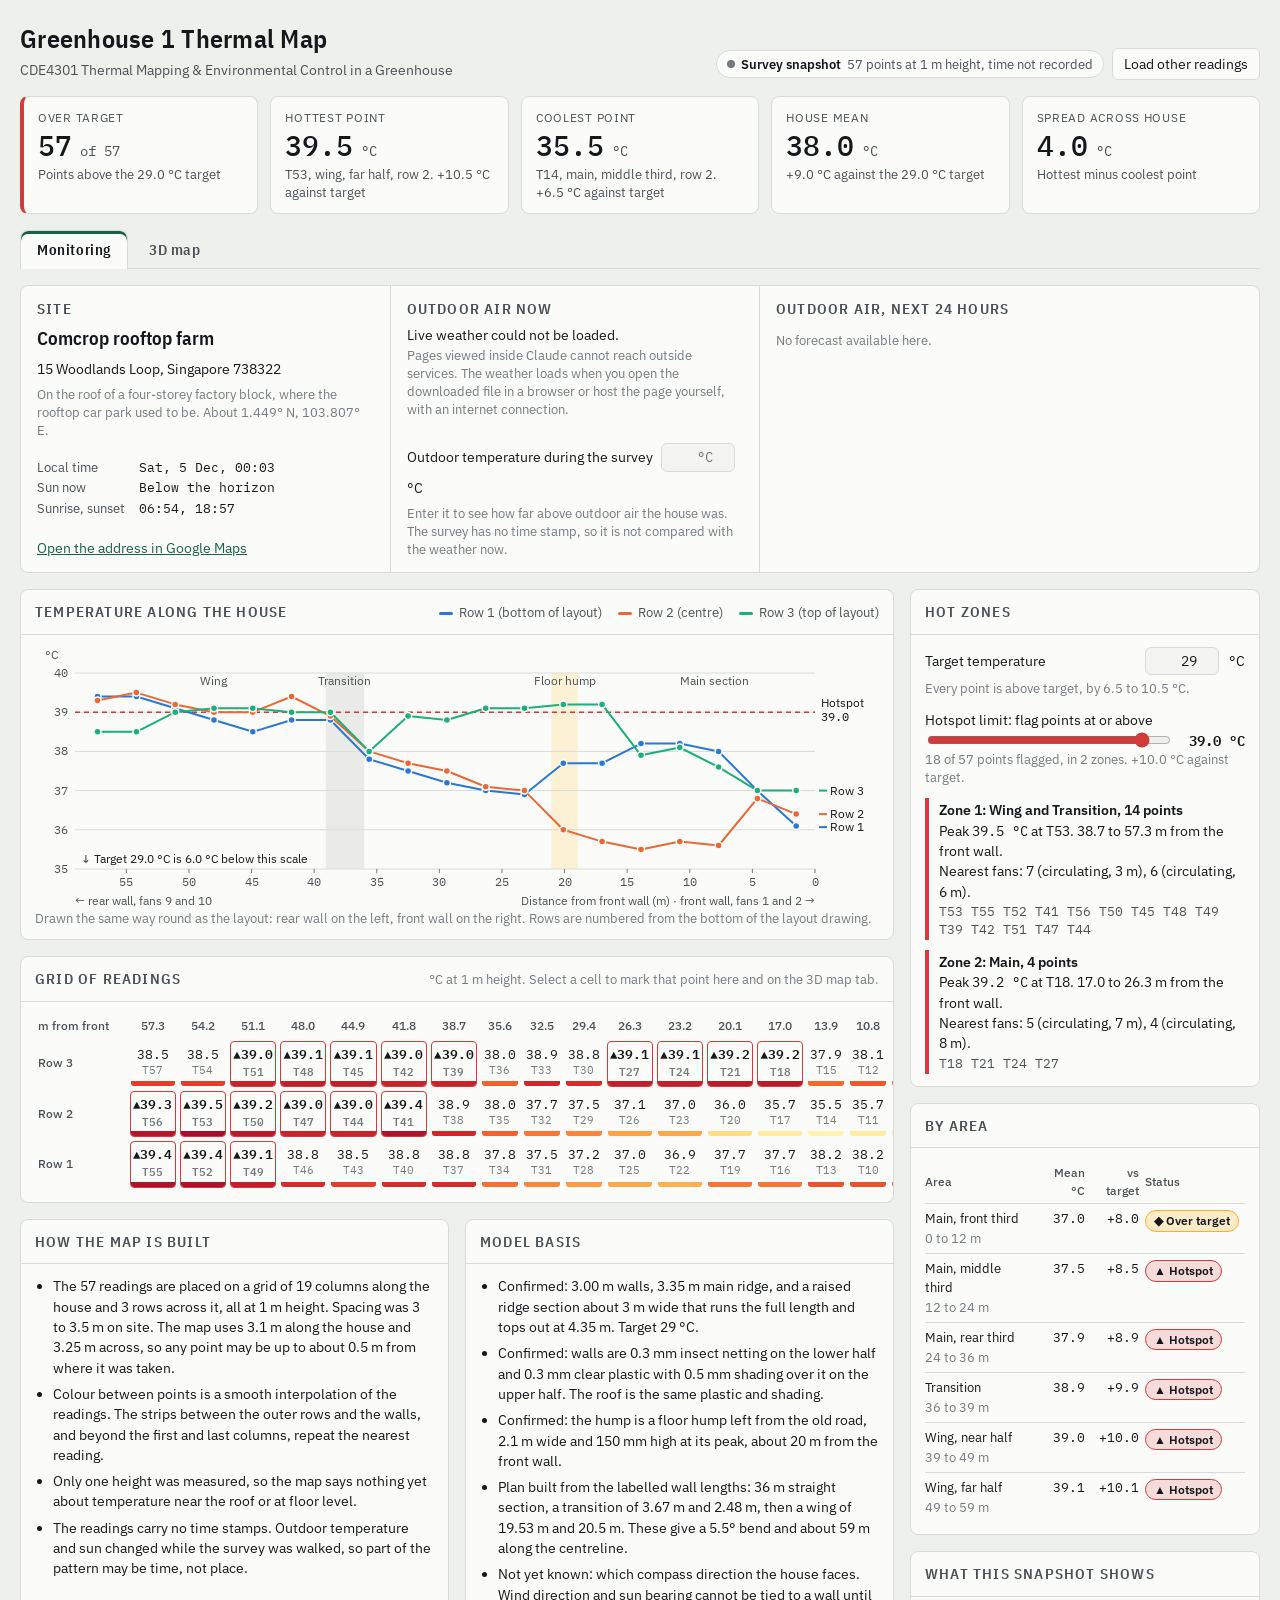
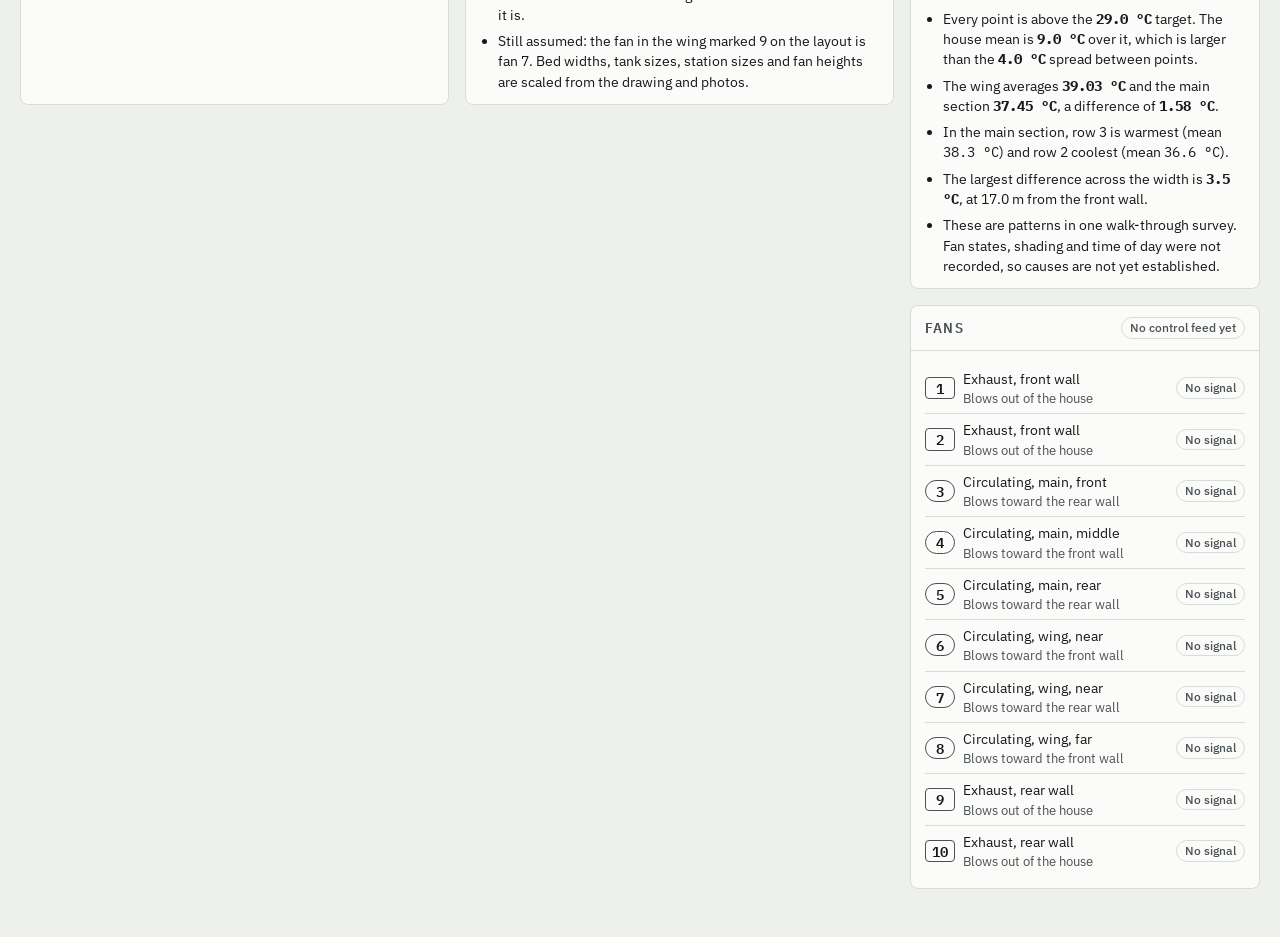
<file: docs/dashboard/index.html>
<!DOCTYPE html>
<html lang="en">
<head>
<meta charset="utf-8">
<meta name="viewport" content="width=device-width, initial-scale=1">
<title>Greenhouse 1 Thermal Map</title>
<link rel="preconnect" href="https://fonts.googleapis.com">
<link href="https://fonts.googleapis.com/css2?family=IBM+Plex+Mono:wght@400;500;600&family=IBM+Plex+Sans:wght@400;500;600&family=IBM+Plex+Sans+Condensed:wght@500;600&display=swap" rel="stylesheet">
<style>
/* Layout idea: control-room sheet. A wide 3D viewport is the centrepiece, a status rail
   sits beside it, and plan-aligned evidence (profile, grid of readings) runs underneath. */
:root {
  --mode: light;
  --bg: #eef0ec;
  --surface: #fbfbf9;
  --surface-2: #f3f4f0;
  --ink: #14181a;
  --ink-2: #4a5155;
  --ink-3: #747b7f;
  --line: #d9dcd6;
  --accent: #17624a;
  --accent-ink: #ffffff;
  --scene: #e4e8e3;
  --good: #0ca30c;
  --warn: #fab219;
  --crit: #d03b3b;
  --s1: #2a78d6;
  --s2: #eb6834;
  --s3: #1baf7a;
  --font-display: "IBM Plex Sans Condensed", "Arial Narrow", "Helvetica Neue", Arial, sans-serif;
  --font-body: "IBM Plex Sans", "Segoe UI", "Helvetica Neue", Arial, sans-serif;
  --font-mono: "IBM Plex Mono", ui-monospace, "SF Mono", Menlo, Consolas, monospace;
  color-scheme: light;
}
@media (prefers-color-scheme: dark) {
  :root:not([data-theme="light"]) {
    --mode: dark;
    --bg: #111413; --surface: #191d1b; --surface-2: #202523; --ink: #eef0ec; --ink-2: #bcc2bc;
    --ink-3: #8b928c; --line: #2d3330; --accent: #5cc79b; --accent-ink: #0c1512; --scene: #0d100f;
    --s1: #3987e5; --s2: #d95926; --s3: #199e70;
    color-scheme: dark;
  }
}
:root[data-theme="dark"] {
  --mode: dark;
  --bg: #111413; --surface: #191d1b; --surface-2: #202523; --ink: #eef0ec; --ink-2: #bcc2bc;
  --ink-3: #8b928c; --line: #2d3330; --accent: #5cc79b; --accent-ink: #0c1512; --scene: #0d100f;
  --s1: #3987e5; --s2: #d95926; --s3: #199e70;
  color-scheme: dark;
}
* { box-sizing: border-box; }
html, body { margin: 0; }
body { background: var(--bg); color: var(--ink); font: 14px/1.45 var(--font-body); }
.wrap { max-width: 1480px; margin: 0 auto; padding: 20px 20px 48px; display: flex; flex-direction: column; gap: 16px; }
h1, h2, h3 { font-family: var(--font-display); font-weight: 600; margin: 0; text-wrap: balance; }
h1 { font-size: 26px; letter-spacing: .01em; }
h2 { font-size: 15px; text-transform: uppercase; letter-spacing: .08em; color: var(--ink-2); }
.num { font-family: var(--font-mono); font-variant-numeric: tabular-nums; }
button, input, select, textarea { font: inherit; color: inherit; }
:focus-visible { outline: 2px solid var(--accent); outline-offset: 2px; }

header.top { display: flex; flex-wrap: wrap; gap: 12px 24px; align-items: flex-end; justify-content: space-between; }
.sub { color: var(--ink-2); margin-top: 2px; }
.source { display: flex; flex-wrap: wrap; gap: 8px; align-items: center; }
.chip { display: inline-flex; flex-wrap: wrap; align-items: center; gap: 2px 6px; padding: 4px 10px; border: 1px solid var(--line); border-radius: 14px; background: var(--surface); color: var(--ink-2); font-size: 12.5px; }
.chip b { color: var(--ink); font-weight: 600; }
.dot { width: 8px; height: 8px; border-radius: 50%; background: var(--ink-3); }
.btn { border: 1px solid var(--line); background: var(--surface); border-radius: 6px; padding: 5px 11px; cursor: pointer; }
.btn:hover { border-color: var(--ink-3); }
.btn.primary { background: var(--accent); color: var(--accent-ink); border-color: var(--accent); }

.tabs { display: flex; gap: 4px; border-bottom: 1px solid var(--line); }
.tabs button { border: 1px solid transparent; border-bottom: 0; background: transparent; padding: 8px 16px; border-radius: 8px 8px 0 0; cursor: pointer; font-family: var(--font-display); font-size: 15px; font-weight: 600; letter-spacing: .04em; color: var(--ink-2); margin-bottom: -1px; }
.tabs button:hover { color: var(--ink); }
.tabs button[aria-selected="true"] { background: var(--surface); border-color: var(--line); color: var(--ink); box-shadow: inset 0 3px 0 var(--accent); }
.panel { display: flex; flex-direction: column; gap: 16px; min-width: 0; }
[hidden] { display: none !important; }
.tiles { display: grid; grid-template-columns: repeat(5, minmax(0, 1fr)); gap: 12px; }
.tile { background: var(--surface); border: 1px solid var(--line); border-radius: 8px; padding: 12px 14px; min-width: 0; }
.tile .k { font-size: 12px; color: var(--ink-2); text-transform: uppercase; letter-spacing: .06em; }
.tile .v { font-family: var(--font-mono); font-size: 28px; font-weight: 500; line-height: 1.15; margin-top: 4px; }
.tile .v small { font-size: 14px; color: var(--ink-2); font-weight: 400; }
.tile .d { color: var(--ink-2); font-size: 12.5px; margin-top: 2px; }
.tile.alert { border-left: 4px solid var(--crit); }

.main { display: grid; grid-template-columns: minmax(0, 1fr) 350px; gap: 16px; align-items: start; }
.col { display: flex; flex-direction: column; gap: 16px; min-width: 0; }
.card { background: var(--surface); border: 1px solid var(--line); border-radius: 8px; min-width: 0; }
.card > .hd { display: flex; flex-wrap: wrap; gap: 8px 14px; align-items: center; justify-content: space-between; padding: 11px 14px; border-bottom: 1px solid var(--line); }
.card > .bd { padding: 12px 14px; }
.hint { color: var(--ink-3); font-size: 12.5px; }

.toolbar { display: flex; flex-wrap: wrap; gap: 8px 14px; align-items: center; }
.seg { display: inline-flex; border: 1px solid var(--line); border-radius: 6px; overflow: hidden; }
.seg button { border: 0; background: transparent; padding: 5px 10px; cursor: pointer; border-right: 1px solid var(--line); }
.seg button:last-child { border-right: 0; }
.seg button[aria-pressed="true"] { background: var(--accent); color: var(--accent-ink); }
.layers { display: flex; flex-wrap: wrap; gap: 4px 12px; padding: 9px 14px; border-bottom: 1px solid var(--line); font-size: 13px; }
.layers label { display: inline-flex; gap: 5px; align-items: center; cursor: pointer; white-space: nowrap; }
.layers input { accent-color: var(--accent); }

.viewport { position: relative; height: clamp(460px, 74vh, 860px); background: var(--scene); border-radius: 0 0 8px 8px; overflow: hidden; touch-action: none; cursor: grab; }
.viewport.drag { cursor: grabbing; }
.viewport canvas { position: absolute; inset: 0; width: 100%; height: 100%; display: block; }
#overlay { position: absolute; inset: 0; pointer-events: none; overflow: hidden; }
.sdot { position: absolute; width: 9px; height: 9px; margin: -4.5px 0 0 -4.5px; border-radius: 50%; background: var(--ink); border: 1.5px solid var(--surface); pointer-events: auto; cursor: pointer; padding: 0; }
.sdot.hot { width: 13px; height: 13px; margin: -6.5px 0 0 -6.5px; background: var(--crit); border-color: #fff; }
.sdot.sel { outline: 2px solid var(--ink); outline-offset: 2px; }
.lab { position: absolute; transform: translate(-50%, -50%); white-space: nowrap; font-size: 11.5px; }
.lab.fl { background: var(--surface); border: 1px solid var(--ink-2); color: var(--ink); border-radius: 4px; padding: 0 5px; font-family: var(--font-mono); font-weight: 600; }
.lab.fl.rc { border-radius: 999px; }
.lab.zone { color: var(--ink-2); font-family: var(--font-display); text-transform: uppercase; letter-spacing: .08em; font-size: 11px; }
.lab.peak { transform: translate(-50%, -100%); background: var(--crit); color: #fff; border-radius: 4px; padding: 1px 6px; font-family: var(--font-mono); font-weight: 600; }
.legend { position: absolute; left: 12px; bottom: 12px; background: var(--surface); border: 1px solid var(--line); border-radius: 6px; padding: 8px 10px 6px; width: 250px; font-size: 12px; }
.legend .bar { height: 10px; border-radius: 2px; margin: 5px 0 2px; }
.legend .ticks { display: flex; justify-content: space-between; font-family: var(--font-mono); font-size: 11px; color: var(--ink-2); }
.zoom { position: absolute; right: 12px; bottom: 12px; display: flex; flex-direction: column; gap: 4px; }
.zoom button { width: 30px; height: 30px; padding: 0; font-size: 17px; line-height: 1; }
.nogl { position: absolute; inset: 0; display: none; align-items: center; justify-content: center; padding: 24px; text-align: center; color: var(--ink-2); }

#tip { position: fixed; z-index: 20; pointer-events: none; background: var(--surface); color: var(--ink); border: 1px solid var(--ink-3); border-radius: 6px; padding: 7px 9px; font-size: 12.5px; box-shadow: 0 4px 14px rgba(0,0,0,.18); display: none; max-width: 240px; }
#tip .t { font-weight: 600; }
#tip table { border-collapse: collapse; margin-top: 3px; }
#tip td { padding: 0 8px 0 0; }
#tip td:last-child { padding: 0; text-align: right; font-family: var(--font-mono); }
.sw { display: inline-block; width: 9px; height: 9px; border-radius: 2px; margin-right: 5px; vertical-align: baseline; }

.thr { display: flex; align-items: center; gap: 10px; }
.thr input[type=range] { flex: 1; accent-color: var(--crit); min-width: 0; }
.thr output { font-family: var(--font-mono); font-weight: 600; min-width: 62px; text-align: right; }
.zonelist { list-style: none; margin: 12px 0 0; padding: 0; display: flex; flex-direction: column; gap: 10px; }
.zonelist li { border-left: 4px solid var(--crit); padding: 2px 0 2px 10px; }
.zonelist .ttl { font-weight: 600; }
.zonelist .ids { color: var(--ink-2); font-size: 12.5px; font-family: var(--font-mono); overflow-wrap: anywhere; }
.pill { display: inline-flex; align-items: center; gap: 4px; padding: 1px 8px; border-radius: 999px; font-size: 12px; font-weight: 600; border: 1px solid transparent; white-space: nowrap; }
.pill.crit { background: color-mix(in srgb, var(--crit) 16%, transparent); border-color: var(--crit); }
.pill.warn { background: color-mix(in srgb, var(--warn) 22%, transparent); border-color: var(--warn); }
.pill.good { background: color-mix(in srgb, var(--good) 14%, transparent); border-color: var(--good); }
.pill.off { color: var(--ink-2); border-color: var(--line); font-weight: 500; }
table.t { width: 100%; border-collapse: collapse; font-size: 13px; }
table.t th { text-align: left; font-weight: 500; color: var(--ink-2); font-size: 12px; padding: 4px 6px 4px 0; border-bottom: 1px solid var(--line); }
table.t td { padding: 6px 6px 6px 0; border-bottom: 1px solid var(--line); vertical-align: top; }
table.t tr:last-child td { border-bottom: 0; }
table.t .r { text-align: right; }
table.t td.r { font-family: var(--font-mono); font-variant-numeric: tabular-nums; }
.fans { display: grid; grid-template-columns: 1fr; gap: 0; }
.fan { display: grid; grid-template-columns: 30px 1fr auto; gap: 8px; align-items: center; padding: 6px 0; border-bottom: 1px solid var(--line); }
.fan:last-child { border-bottom: 0; }
.fan .n { font-family: var(--font-mono); font-weight: 600; border: 1px solid var(--ink-2); border-radius: 4px; text-align: center; }
.fan.circ .n { border-radius: 999px; }
.fan .w { font-size: 12.5px; color: var(--ink-2); }
ul.notes { margin: 0; padding-left: 18px; display: flex; flex-direction: column; gap: 6px; }
ul.notes li { max-width: 68ch; }

.legendrow { display: flex; flex-wrap: wrap; gap: 6px 16px; font-size: 12.5px; color: var(--ink-2); }
.legendrow i { display: inline-block; width: 14px; height: 3px; border-radius: 2px; vertical-align: middle; margin-right: 6px; }
#profile { width: 100%; display: block; }
#profile text { font-family: var(--font-body); font-size: 11.5px; fill: var(--ink-2); }
#profile .num { font-family: var(--font-mono); }
.scroll { overflow-x: auto; }
table.grid { border-collapse: collapse; font-size: 12.5px; width: 100%; min-width: 980px; }
table.grid th { font-weight: 500; color: var(--ink-2); padding: 4px 3px; text-align: center; font-size: 11.5px; }
table.grid th.rh { text-align: left; white-space: nowrap; padding-right: 10px; }
table.grid td { padding: 2px; text-align: center; }
.cell { display: block; width: 100%; border: 1px solid transparent; background: transparent; border-radius: 4px; padding: 3px 0 0; cursor: pointer; font-family: var(--font-mono); font-variant-numeric: tabular-nums; }
.cell small { display: block; color: var(--ink-3); font-size: 10.5px; }
.cell i { display: block; height: 5px; margin-top: 3px; border-radius: 0 0 3px 3px; }
.cell.hot { font-weight: 600; border-color: var(--crit); }
.cell.sel { outline: 2px solid var(--ink); outline-offset: 1px; }
.cell:hover { border-color: var(--ink-3); }
.two { display: grid; grid-template-columns: 1fr 1fr; gap: 16px; }
dialog { border: 1px solid var(--line); border-radius: 10px; background: var(--surface); color: var(--ink); padding: 18px; width: min(520px, calc(100vw - 32px)); }
dialog::backdrop { background: rgba(0,0,0,.45); }
dialog textarea { width: 100%; height: 220px; font-family: var(--font-mono); font-size: 12.5px; background: var(--surface-2); border: 1px solid var(--line); border-radius: 6px; padding: 8px; margin: 10px 0; }
dialog .row { display: flex; gap: 8px; justify-content: flex-end; flex-wrap: wrap; }
#pasteMsg { color: var(--crit); font-size: 12.5px; min-height: 18px; }

.site { display: grid; grid-template-columns: 1fr 1fr 1.35fr; }
.site > div { padding: 12px 16px 14px; border-right: 1px solid var(--line); min-width: 0; display: flex; flex-direction: column; gap: 6px; }
.site > div:last-child { border-right: 0; }
.site .big { font-family: var(--font-display); font-size: 19px; font-weight: 600; }
.site a { color: var(--accent); }
.wxT { font-family: var(--font-mono); font-size: 30px; font-weight: 500; line-height: 1.1; }
.wxT small { font-size: 14px; color: var(--ink-2); font-weight: 400; }
.kv { display: grid; grid-template-columns: auto 1fr; gap: 2px 14px; font-size: 13px; }
.kv dt { color: var(--ink-2); } .kv dd { margin: 0; font-family: var(--font-mono); font-variant-numeric: tabular-nums; }
.inl { display: flex; flex-wrap: wrap; gap: 6px 8px; align-items: center; }
.inl input { width: 74px; padding: 3px 6px; border: 1px solid var(--line); border-radius: 6px; background: var(--surface-2); text-align: right; font-family: var(--font-mono); }
#wxChart { width: 100%; display: block; }
#wxChart text { font-family: var(--font-mono); font-size: 11px; fill: var(--ink-2); }
@media (max-width: 1100px) { .site { grid-template-columns: 1fr 1fr; } .site > div:nth-child(2) { border-right: 0; } .site > div:last-child { grid-column: 1 / -1; border-top: 1px solid var(--line); } }
@media (max-width: 640px) { .site { grid-template-columns: 1fr; } .site > div { border-right: 0; border-top: 1px solid var(--line); } .site > div:first-child { border-top: 0; } }
@media (max-width: 1100px) { .main { grid-template-columns: 1fr; } .tiles { grid-template-columns: repeat(3, minmax(0, 1fr)); } }
@media (max-width: 640px) {
  .wrap { padding: 16px 16px 40px; } .tiles { grid-template-columns: repeat(2, minmax(0, 1fr)); }
  .viewport { height: clamp(360px, 64vh, 560px); } .sdot { width: 6px; height: 6px; margin: -3px 0 0 -3px; border-width: 1px; } .sdot.hot { width: 8px; height: 8px; margin: -4px 0 0 -4px; } .two { grid-template-columns: 1fr; } .legend { width: 190px; } h1 { font-size: 22px; }
}
</style>
</head>
<body>
<div class="wrap">
  <header class="top">
    <div>
      <h1>Greenhouse 1 Thermal Map</h1>
      <div class="sub">CDE4301 Thermal Mapping &amp; Environmental Control in a Greenhouse</div>
    </div>
    <div class="source">
      <span class="chip"><span class="dot" id="srcDot"></span><b id="srcName">Survey snapshot</b><span id="srcMeta">57 points at 1 m height, time not recorded</span></span>
      <button class="btn" id="btnPaste" type="button">Load other readings</button>
    </div>
  </header>

  <section class="tiles" aria-label="Summary">
    <div class="tile alert"><div class="k">Over target</div><div class="v"><span id="kHot">–</span><small> of <span id="kN">57</span></small></div><div class="d" id="kHotD"></div></div>
    <div class="tile"><div class="k">Hottest point</div><div class="v"><span id="kMax">–</span><small> °C</small></div><div class="d" id="kMaxD"></div></div>
    <div class="tile"><div class="k">Coolest point</div><div class="v"><span id="kMin">–</span><small> °C</small></div><div class="d" id="kMinD"></div></div>
    <div class="tile"><div class="k">House mean</div><div class="v"><span id="kMean">–</span><small> °C</small></div><div class="d" id="kMeanD"></div></div>
    <div class="tile"><div class="k">Spread across house</div><div class="v"><span id="kSpread">–</span><small> °C</small></div><div class="d">Hottest minus coolest point</div></div>
  </section>

  <nav class="tabs" role="tablist" aria-label="Views">
    <button type="button" role="tab" id="tabMon" aria-controls="panelMon" aria-selected="true">Monitoring</button>
    <button type="button" role="tab" id="tabMap" aria-controls="panelMap" aria-selected="false">3D map</button>
  </nav>

  <div class="panel" id="panelMap" role="tabpanel" aria-labelledby="tabMap" hidden>
    <section class="card">
      <div class="hd">
        <h2>3D thermal map</h2>
        <div class="toolbar">
          <div class="seg" role="group" aria-label="Colour by">
            <button type="button" id="mAbs" aria-pressed="true">Temperature</button>
            <button type="button" id="mDev" aria-pressed="false">Difference from mean</button>
          </div>
          <div class="seg" role="group" aria-label="View">
            <button type="button" id="vIso" aria-pressed="true">3D</button>
            <button type="button" id="vTop" aria-pressed="false">Plan</button>
            <button type="button" id="vFront" aria-pressed="false">Front</button>
          </div>
        </div>
      </div>
      <div class="layers" id="layers">
        <label><input type="checkbox" id="lHeat" checked> Heat map</label>
        <label><input type="checkbox" id="lIso" checked> 0.5 °C contour lines</label>
        <label><input type="checkbox" id="lRelief"> Raise hot areas</label>
        <label><input type="checkbox" id="lSens" checked> Measurement points</label>
        <label><input type="checkbox" id="lFans" checked> Fans and airflow</label>
        <label><input type="checkbox" id="lBeds" checked> Beds and equipment</label>
        <label><input type="checkbox" id="lShell" checked> Walls and roof</label>
        <label><input type="checkbox" id="lLabels" checked> Labels</label>
      </div>
      <div class="viewport" id="viewport">
        <canvas id="gl" aria-label="3D model of Greenhouse 1 with the temperature map at 1 m height. The grid of readings below gives the same values as a table."></canvas>
        <div id="overlay"></div>
        <div class="legend" id="legend"></div>
        <div class="zoom"><button class="btn" type="button" id="zIn" aria-label="Zoom in">+</button><button class="btn" type="button" id="zOut" aria-label="Zoom out">−</button></div>
        <div class="nogl" id="nogl">This browser could not start the 3D view. The profile chart and the grid of readings below show the same data.</div>
      </div>
    </section>
  </div>

  <div class="panel" id="panelMon" role="tabpanel" aria-labelledby="tabMon">
  <section class="card site" aria-label="Site and weather">
    <div>
      <h2>Site</h2>
      <div class="big">Comcrop rooftop farm</div>
      <div>15 Woodlands Loop, Singapore 738322</div>
      <div class="hint">On the roof of a four-storey factory block, where the rooftop car park used to be. About 1.449° N, 103.807° E.</div>
      <dl class="kv"><dt>Local time</dt><dd id="sgTime">–</dd><dt>Sun now</dt><dd id="sunNow">–</dd><dt>Sunrise, sunset</dt><dd id="sunRS">–</dd></dl>
      <div><a href="https://www.google.com/maps/search/?api=1&amp;query=15+Woodlands+Loop+Singapore+738322">Open the address in Google Maps</a></div>
    </div>
    <div>
      <h2>Outdoor air now</h2>
      <div id="wxNow"><div class="hint">Loading weather…</div></div>
      <div class="inl" style="margin-top:auto"><label for="outSurvey">Outdoor temperature during the survey</label><input type="number" id="outSurvey" step="0.1" min="15" max="45" placeholder="°C"><span>°C</span></div>
      <div class="hint" id="outCmp"></div>
    </div>
    <div>
      <h2>Outdoor air, next 24 hours</h2>
      <svg id="wxChart" role="img" aria-label="Forecast outdoor air temperature for the next 24 hours against the target"></svg>
      <div id="wxWindow" class="hint"></div>
    </div>
  </section>

  <div class="main">
    <div class="col">
      <section class="card">
        <div class="hd"><h2>Temperature along the house</h2>
          <div class="legendrow" id="profLegend"></div></div>
        <div class="bd"><svg id="profile" role="img" aria-label="Temperature at each measurement column for the three rows, from rear wall to front wall"></svg>
          <div class="hint">Drawn the same way round as the layout: rear wall on the left, front wall on the right. Rows are numbered from the bottom of the layout drawing.</div></div>
      </section>

      <section class="card">
        <div class="hd"><h2>Grid of readings</h2><span class="hint">°C at 1 m height. Select a cell to mark that point here and on the 3D map tab.</span></div>
        <div class="bd scroll"><table class="grid" id="grid"></table></div>
      </section>
  <div class="two">
        <section class="card">
          <div class="hd"><h2>How the map is built</h2></div>
          <div class="bd"><ul class="notes">
            <li>The 57 readings are placed on a grid of 19 columns along the house and 3 rows across it, all at 1 m height. Spacing was 3 to 3.5 m on site. The map uses 3.1 m along the house and 3.25 m across, so any point may be up to about 0.5 m from where it was taken.</li>
            <li>Colour between points is a smooth interpolation of the readings. The strips between the outer rows and the walls, and beyond the first and last columns, repeat the nearest reading.</li>
            <li>Only one height was measured, so the map says nothing yet about temperature near the roof or at floor level.</li>
            <li>The readings carry no time stamps. Outdoor temperature and sun changed while the survey was walked, so part of the pattern may be time, not place.</li>
          </ul></div>
        </section>
        <section class="card">
          <div class="hd"><h2>Model basis</h2></div>
      <div class="bd"><ul class="notes">
        <li>Confirmed: 3.00 m walls, 3.35 m main ridge, and a raised ridge section about 3 m wide that runs the full length and tops out at 4.35 m. Target 29 °C.</li>
        <li>Confirmed: walls are 0.3 mm insect netting on the lower half and 0.3 mm clear plastic with 0.5 mm shading over it on the upper half. The roof is the same plastic and shading.</li>
        <li>Confirmed: the hump is a floor hump left from the old road, 2.1 m wide and 150 mm high at its peak, about 20 m from the front wall.</li>
        <li>Plan built from the labelled wall lengths: 36 m straight section, a transition of 3.67 m and 2.48 m, then a wing of 19.53 m and 20.5 m. These give a 5.5° bend and about 59 m along the centreline.</li>
        <li>Not yet known: which compass direction the house faces. Wind direction and sun bearing cannot be tied to a wall until it is.</li>
        <li>Still assumed: the fan in the wing marked 9 on the layout is fan 7. Bed widths, tank sizes, station sizes and fan heights are scaled from the drawing and photos.</li>
      </ul></div>
        </section>
      </div>
    </div>

    <aside class="col">
      <section class="card">
        <div class="hd"><h2>Hot zones</h2></div>
        <div class="bd">
          <div class="thr"><label for="tgt">Target temperature</label><span style="flex:1"></span><input type="number" id="tgt" min="15" max="45" step="0.5" value="29" class="num" style="width:74px;padding:3px 6px;border:1px solid var(--line);border-radius:6px;background:var(--surface-2);text-align:right"><span>°C</span></div>
          <div class="hint" id="tgtNote" style="margin:4px 0 12px"></div>
          <label for="thr">Hotspot limit: flag points at or above</label>
          <div class="thr"><input type="range" id="thr" min="29" max="40" step="0.1" value="39"><output id="thrOut" for="thr">39.0 °C</output></div>
          <div class="hint" id="thrNote"></div>
          <ul class="zonelist" id="zones"></ul>
        </div>
      </section>
      <section class="card">
        <div class="hd"><h2>By area</h2></div>
        <div class="bd"><table class="t" id="areas"></table></div>
      </section>
      <section class="card">
        <div class="hd"><h2>What this snapshot shows</h2></div>
        <div class="bd"><ul class="notes" id="insights"></ul></div>
      </section>
      <section class="card">
        <div class="hd"><h2>Fans</h2><span class="pill off">No control feed yet</span></div>
        <div class="bd"><div class="fans" id="fans"></div></div>
      </section>
    </aside>
  </div>

  </div>
</div>

<div id="tip" role="status"></div>
<dialog id="dlg">
  <h3>Load other readings</h3>
  <p class="hint">One point per line, for example <span class="num">T12 38.1</span>. Points you leave out keep their current value.</p>
  <label for="paste" class="hint">Readings</label>
  <textarea id="paste" spellcheck="false"></textarea>
  <div id="pasteMsg"></div>
  <div class="row">
    <button class="btn" type="button" id="dlgReset">Restore survey</button>
    <button class="btn" type="button" id="dlgCancel">Cancel</button>
    <button class="btn primary" type="button" id="dlgApply">Apply</button>
  </div>
</dialog>

<script>
(() => {
"use strict";
const MODEL = {"params":{"W":12.5,"L_MAIN":36.0,"TH":0.0952359867625698,"R0":26.05042016806723,"LW":3.0750000000000006,"S_W1":39.075,"WING_TOP":19.53,"WING_BOT":20.5,"WALL_H":3.0,"RIDGE_H":3.35,"PEAK_H":4.35,"PLANT_H":1.0,"BENCH_H":0.6,"S0":1.5,"DS":3.1,"T0":3.0,"DT":3.25,"HUMP_S":20.0,"HUMP_W":2.1},"solids":[{"n":"FLOOR_MAIN","c":"floor","v":[36.0,0,-0.1,0.0,0,-0.1,0.0,12.5,-0.1,36.0,12.5,-0.1,36.0,0,0.0,0.0,0,0.0,0.0,12.5,0.0,36.0,12.5,0.0],"i":[3,0,1,1,2,3,4,7,6,6,5,4,0,4,5,5,1,0,1,5,6,6,2,1,2,6,7,7,3,2,3,7,4,4,0,3],"e":[0,1,0,3,0,4,1,2,1,5,2,3,2,6,3,7,4,5,4,7,5,6,6,7]},{"n":"FLOOR_TRANSITION","c":"floor","v":[0.0,0,-0.1,-2.477,-0.118,-0.1,-3.666,12.325,-0.1,0.0,12.5,-0.1,0.0,0,0.0,-2.477,-0.118,0.0,-3.666,12.325,0.0,0.0,12.5,0.0],"i":[3,0,1,1,2,3,4,7,6,6,5,4,0,4,5,5,1,0,1,5,6,6,2,1,2,6,7,7,3,2,3,7,4,4,0,3],"e":[0,1,0,3,0,4,1,2,1,5,2,3,2,6,3,7,4,5,4,7,5,6,6,7]},{"n":"FLOOR_WING","c":"floor","v":[-2.477,-0.118,-0.1,-22.884,-2.067,-0.1,-23.107,10.468,-0.1,-3.666,12.325,-0.1,-2.477,-0.118,0.0,-22.884,-2.067,0.0,-23.107,10.468,0.0,-3.666,12.325,0.0],"i":[3,0,1,1,2,3,4,7,6,6,5,4,0,4,5,5,1,0,1,5,6,6,2,1,2,6,7,7,3,2,3,7,4,4,0,3],"e":[0,1,0,3,0,4,1,2,1,5,2,3,2,6,3,7,4,5,4,7,5,6,6,7]},{"n":"WALL_BOTTOM_MAIN_KERB","c":"kerb","v":[35.98,0,0.0,0.0,0,0.0,0.0,0.02,0.0,35.98,0.02,0.0,35.98,0,0.29,0.0,0,0.29,0.0,0.02,0.29,35.98,0.02,0.29],"i":[3,0,1,1,2,3,4,7,6,6,5,4,0,4,5,5,1,0,1,5,6,6,2,1,2,6,7,7,3,2,3,7,4,4,0,3],"e":[0,1,0,3,0,4,1,2,1,5,2,3,2,6,3,7,4,5,4,7,5,6,6,7]},{"n":"WALL_BOTTOM_MAIN_NETTING_0P3MM","c":"mesh","v":[35.98,0,0.29,0.0,0,0.29,0.0,0.02,0.29,35.98,0.02,0.29,35.98,0,1.5,0.0,0,1.5,0.0,0.02,1.5,35.98,0.02,1.5],"i":[3,0,1,1,2,3,4,7,6,6,5,4,0,4,5,5,1,0,1,5,6,6,2,1,2,6,7,7,3,2,3,7,4,4,0,3],"e":[0,1,0,3,0,4,1,2,1,5,2,3,2,6,3,7,4,5,4,7,5,6,6,7]},{"n":"WALL_BOTTOM_MAIN_PLASTIC_0P3MM_SHADE_0P5MM","c":"plastic","v":[35.98,0,1.5,0.0,0,1.5,0.0,0.02,1.5,35.98,0.02,1.5,35.98,0,3.0,0.0,0,3.0,0.0,0.02,3.0,35.98,0.02,3.0],"i":[3,0,1,1,2,3,4,7,6,6,5,4,0,4,5,5,1,0,1,5,6,6,2,1,2,6,7,7,3,2,3,7,4,4,0,3],"e":[0,1,0,3,0,4,1,2,1,5,2,3,2,6,3,7,4,5,4,7,5,6,6,7]},{"n":"WALL_BOTTOM_TRANSITION_KERB","c":"kerb","v":[0.0,0,0.0,-2.477,-0.118,0.0,-2.479,-0.098,0.0,0.0,0.02,0.0,0.0,0,0.29,-2.477,-0.118,0.29,-2.479,-0.098,0.29,0.0,0.02,0.29],"i":[3,0,1,1,2,3,4,7,6,6,5,4,0,4,5,5,1,0,1,5,6,6,2,1,2,6,7,7,3,2,3,7,4,4,0,3],"e":[0,1,0,3,0,4,1,2,1,5,2,3,2,6,3,7,4,5,4,7,5,6,6,7]},{"n":"WALL_BOTTOM_TRANSITION_NETTING_0P3MM","c":"mesh","v":[0.0,0,0.29,-2.477,-0.118,0.29,-2.479,-0.098,0.29,0.0,0.02,0.29,0.0,0,1.5,-2.477,-0.118,1.5,-2.479,-0.098,1.5,0.0,0.02,1.5],"i":[3,0,1,1,2,3,4,7,6,6,5,4,0,4,5,5,1,0,1,5,6,6,2,1,2,6,7,7,3,2,3,7,4,4,0,3],"e":[0,1,0,3,0,4,1,2,1,5,2,3,2,6,3,7,4,5,4,7,5,6,6,7]},{"n":"WALL_BOTTOM_TRANSITION_PLASTIC_0P3MM_SHADE_0P5MM","c":"plastic","v":[0.0,0,1.5,-2.477,-0.118,1.5,-2.479,-0.098,1.5,0.0,0.02,1.5,0.0,0,3.0,-2.477,-0.118,3.0,-2.479,-0.098,3.0,0.0,0.02,3.0],"i":[3,0,1,1,2,3,4,7,6,6,5,4,0,4,5,5,1,0,1,5,6,6,2,1,2,6,7,7,3,2,3,7,4,4,0,3],"e":[0,1,0,3,0,4,1,2,1,5,2,3,2,6,3,7,4,5,4,7,5,6,6,7]},{"n":"WALL_BOTTOM_WING_KERB","c":"kerb","v":[-2.477,-0.118,0.0,-22.864,-2.066,0.0,-22.865,-2.045,0.0,-2.479,-0.098,0.0,-2.477,-0.118,0.29,-22.864,-2.066,0.29,-22.865,-2.045,0.29,-2.479,-0.098,0.29],"i":[3,0,1,1,2,3,4,7,6,6,5,4,0,4,5,5,1,0,1,5,6,6,2,1,2,6,7,7,3,2,3,7,4,4,0,3],"e":[0,1,0,3,0,4,1,2,1,5,2,3,2,6,3,7,4,5,4,7,5,6,6,7]},{"n":"WALL_BOTTOM_WING_NETTING_0P3MM","c":"mesh","v":[-2.477,-0.118,0.29,-22.864,-2.066,0.29,-22.865,-2.045,0.29,-2.479,-0.098,0.29,-2.477,-0.118,1.5,-22.864,-2.066,1.5,-22.865,-2.045,1.5,-2.479,-0.098,1.5],"i":[3,0,1,1,2,3,4,7,6,6,5,4,0,4,5,5,1,0,1,5,6,6,2,1,2,6,7,7,3,2,3,7,4,4,0,3],"e":[0,1,0,3,0,4,1,2,1,5,2,3,2,6,3,7,4,5,4,7,5,6,6,7]},{"n":"WALL_BOTTOM_WING_PLASTIC_0P3MM_SHADE_0P5MM","c":"plastic","v":[-2.477,-0.118,1.5,-22.864,-2.066,1.5,-22.865,-2.045,1.5,-2.479,-0.098,1.5,-2.477,-0.118,3.0,-22.864,-2.066,3.0,-22.865,-2.045,3.0,-2.479,-0.098,3.0],"i":[3,0,1,1,2,3,4,7,6,6,5,4,0,4,5,5,1,0,1,5,6,6,2,1,2,6,7,7,3,2,3,7,4,4,0,3],"e":[0,1,0,3,0,4,1,2,1,5,2,3,2,6,3,7,4,5,4,7,5,6,6,7]},{"n":"WALL_TOP_MAIN_KERB","c":"kerb","v":[35.98,12.48,0.0,0.0,12.48,0.0,0.0,12.5,0.0,35.98,12.5,0.0,35.98,12.48,0.29,0.0,12.48,0.29,0.0,12.5,0.29,35.98,12.5,0.29],"i":[3,0,1,1,2,3,4,7,6,6,5,4,0,4,5,5,1,0,1,5,6,6,2,1,2,6,7,7,3,2,3,7,4,4,0,3],"e":[0,1,0,3,0,4,1,2,1,5,2,3,2,6,3,7,4,5,4,7,5,6,6,7]},{"n":"WALL_TOP_MAIN_NETTING_0P3MM","c":"mesh","v":[35.98,12.48,0.29,0.0,12.48,0.29,0.0,12.5,0.29,35.98,12.5,0.29,35.98,12.48,1.5,0.0,12.48,1.5,0.0,12.5,1.5,35.98,12.5,1.5],"i":[3,0,1,1,2,3,4,7,6,6,5,4,0,4,5,5,1,0,1,5,6,6,2,1,2,6,7,7,3,2,3,7,4,4,0,3],"e":[0,1,0,3,0,4,1,2,1,5,2,3,2,6,3,7,4,5,4,7,5,6,6,7]},{"n":"WALL_TOP_MAIN_PLASTIC_0P3MM_SHADE_0P5MM","c":"plastic","v":[35.98,12.48,1.5,0.0,12.48,1.5,0.0,12.5,1.5,35.98,12.5,1.5,35.98,12.48,3.0,0.0,12.48,3.0,0.0,12.5,3.0,35.98,12.5,3.0],"i":[3,0,1,1,2,3,4,7,6,6,5,4,0,4,5,5,1,0,1,5,6,6,2,1,2,6,7,7,3,2,3,7,4,4,0,3],"e":[0,1,0,3,0,4,1,2,1,5,2,3,2,6,3,7,4,5,4,7,5,6,6,7]},{"n":"WALL_TOP_TRANSITION_KERB","c":"kerb","v":[0.0,12.48,0.0,-3.664,12.305,0.0,-3.666,12.325,0.0,0.0,12.5,0.0,0.0,12.48,0.29,-3.664,12.305,0.29,-3.666,12.325,0.29,0.0,12.5,0.29],"i":[3,0,1,1,2,3,4,7,6,6,5,4,0,4,5,5,1,0,1,5,6,6,2,1,2,6,7,7,3,2,3,7,4,4,0,3],"e":[0,1,0,3,0,4,1,2,1,5,2,3,2,6,3,7,4,5,4,7,5,6,6,7]},{"n":"WALL_TOP_TRANSITION_NETTING_0P3MM","c":"mesh","v":[0.0,12.48,0.29,-3.664,12.305,0.29,-3.666,12.325,0.29,0.0,12.5,0.29,0.0,12.48,1.5,-3.664,12.305,1.5,-3.666,12.325,1.5,0.0,12.5,1.5],"i":[3,0,1,1,2,3,4,7,6,6,5,4,0,4,5,5,1,0,1,5,6,6,2,1,2,6,7,7,3,2,3,7,4,4,0,3],"e":[0,1,0,3,0,4,1,2,1,5,2,3,2,6,3,7,4,5,4,7,5,6,6,7]},{"n":"WALL_TOP_TRANSITION_PLASTIC_0P3MM_SHADE_0P5MM","c":"plastic","v":[0.0,12.48,1.5,-3.664,12.305,1.5,-3.666,12.325,1.5,0.0,12.5,1.5,0.0,12.48,3.0,-3.664,12.305,3.0,-3.666,12.325,3.0,0.0,12.5,3.0],"i":[3,0,1,1,2,3,4,7,6,6,5,4,0,4,5,5,1,0,1,5,6,6,2,1,2,6,7,7,3,2,3,7,4,4,0,3],"e":[0,1,0,3,0,4,1,2,1,5,2,3,2,6,3,7,4,5,4,7,5,6,6,7]},{"n":"WALL_TOP_WING_KERB","c":"kerb","v":[-3.664,12.305,0.0,-23.087,10.45,0.0,-23.087,10.47,0.0,-3.666,12.325,0.0,-3.664,12.305,0.29,-23.087,10.45,0.29,-23.087,10.47,0.29,-3.666,12.325,0.29],"i":[3,0,1,1,2,3,4,7,6,6,5,4,0,4,5,5,1,0,1,5,6,6,2,1,2,6,7,7,3,2,3,7,4,4,0,3],"e":[0,1,0,3,0,4,1,2,1,5,2,3,2,6,3,7,4,5,4,7,5,6,6,7]},{"n":"WALL_TOP_WING_NETTING_0P3MM","c":"mesh","v":[-3.664,12.305,0.29,-23.087,10.45,0.29,-23.087,10.47,0.29,-3.666,12.325,0.29,-3.664,12.305,1.5,-23.087,10.45,1.5,-23.087,10.47,1.5,-3.666,12.325,1.5],"i":[3,0,1,1,2,3,4,7,6,6,5,4,0,4,5,5,1,0,1,5,6,6,2,1,2,6,7,7,3,2,3,7,4,4,0,3],"e":[0,1,0,3,0,4,1,2,1,5,2,3,2,6,3,7,4,5,4,7,5,6,6,7]},{"n":"WALL_TOP_WING_PLASTIC_0P3MM_SHADE_0P5MM","c":"plastic","v":[-3.664,12.305,1.5,-23.087,10.45,1.5,-23.087,10.47,1.5,-3.666,12.325,1.5,-3.664,12.305,3.0,-23.087,10.45,3.0,-23.087,10.47,3.0,-3.666,12.325,3.0],"i":[3,0,1,1,2,3,4,7,6,6,5,4,0,4,5,5,1,0,1,5,6,6,2,1,2,6,7,7,3,2,3,7,4,4,0,3],"e":[0,1,0,3,0,4,1,2,1,5,2,3,2,6,3,7,4,5,4,7,5,6,6,7]},{"n":"ROOF_BOTTOM_MAIN","c":"roof","v":[36.0,0,3.0,0.0,0,3.0,0.0,4.75,3.266,36.0,4.75,3.266,36.0,0,3.02,0.0,0,3.02,0.0,4.75,3.286,36.0,4.75,3.286],"i":[3,0,1,1,2,3,4,7,6,6,5,4,0,4,5,5,1,0,1,5,6,6,2,1,2,6,7,7,3,2,3,7,4,4,0,3],"e":[0,1,0,3,0,4,1,2,1,5,2,3,2,6,3,7,4,5,4,7,5,6,6,7]},{"n":"ROOF_BOTTOM_TRANSITION","c":"roof","v":[0.0,0,3.0,-2.477,-0.118,3.0,-2.929,4.61,3.266,0.0,4.75,3.266,0.0,0,3.02,-2.477,-0.118,3.02,-2.929,4.61,3.286,0.0,4.75,3.286],"i":[3,0,1,1,2,3,4,7,6,6,5,4,0,4,5,5,1,0,1,5,6,6,2,1,2,6,7,7,3,2,3,7,4,4,0,3],"e":[0,1,0,3,0,4,1,2,1,5,2,3,2,6,3,7,4,5,4,7,5,6,6,7]},{"n":"ROOF_BOTTOM_WING","c":"roof","v":[-2.477,-0.118,3.0,-22.884,-2.067,3.0,-22.969,2.696,3.266,-2.929,4.61,3.266,-2.477,-0.118,3.02,-22.884,-2.067,3.02,-22.969,2.696,3.286,-2.929,4.61,3.286],"i":[3,0,1,1,2,3,4,7,6,6,5,4,0,4,5,5,1,0,1,5,6,6,2,1,2,6,7,7,3,2,3,7,4,4,0,3],"e":[0,1,0,3,0,4,1,2,1,5,2,3,2,6,3,7,4,5,4,7,5,6,6,7]},{"n":"ROOF_TOP_MAIN","c":"roof","v":[36.0,7.75,3.266,0.0,7.75,3.266,0.0,12.5,3.0,36.0,12.5,3.0,36.0,7.75,3.286,0.0,7.75,3.286,0.0,12.5,3.02,36.0,12.5,3.02],"i":[3,0,1,1,2,3,4,7,6,6,5,4,0,4,5,5,1,0,1,5,6,6,2,1,2,6,7,7,3,2,3,7,4,4,0,3],"e":[0,1,0,3,0,4,1,2,1,5,2,3,2,6,3,7,4,5,4,7,5,6,6,7]},{"n":"ROOF_TOP_TRANSITION","c":"roof","v":[0.0,7.75,3.266,-3.214,7.597,3.266,-3.666,12.325,3.0,0.0,12.5,3.0,0.0,7.75,3.286,-3.214,7.597,3.286,-3.666,12.325,3.02,0.0,12.5,3.02],"i":[3,0,1,1,2,3,4,7,6,6,5,4,0,4,5,5,1,0,1,5,6,6,2,1,2,6,7,7,3,2,3,7,4,4,0,3],"e":[0,1,0,3,0,4,1,2,1,5,2,3,2,6,3,7,4,5,4,7,5,6,6,7]},{"n":"ROOF_TOP_WING","c":"roof","v":[-3.214,7.597,3.266,-23.023,5.705,3.266,-23.107,10.468,3.0,-3.666,12.325,3.0,-3.214,7.597,3.286,-23.023,5.705,3.286,-23.107,10.468,3.02,-3.666,12.325,3.02],"i":[3,0,1,1,2,3,4,7,6,6,5,4,0,4,5,5,1,0,1,5,6,6,2,1,2,6,7,7,3,2,3,7,4,4,0,3],"e":[0,1,0,3,0,4,1,2,1,5,2,3,2,6,3,7,4,5,4,7,5,6,6,7]},{"n":"RIDGE_RAISED_SIDE_BOTTOM_MAIN","c":"monitor","v":[35.98,4.75,3.266,0.0,4.75,3.266,0.0,4.77,3.267,35.98,4.77,3.267,35.98,4.75,3.93,0.0,4.75,3.93,0.0,4.77,3.935,35.98,4.77,3.935],"i":[3,0,1,1,2,3,4,7,6,6,5,4,0,4,5,5,1,0,1,5,6,6,2,1,2,6,7,7,3,2,3,7,4,4,0,3],"e":[0,1,0,3,0,4,1,2,1,5,2,3,2,6,3,7,4,5,4,7,5,6,6,7]},{"n":"RIDGE_RAISED_SIDE_BOTTOM_TRANSITION","c":"monitor","v":[0.0,4.75,3.266,-2.929,4.61,3.266,-2.931,4.63,3.267,0.0,4.77,3.267,0.0,4.75,3.93,-2.929,4.61,3.93,-2.931,4.63,3.935,0.0,4.77,3.935],"i":[3,0,1,1,2,3,4,7,6,6,5,4,0,4,5,5,1,0,1,5,6,6,2,1,2,6,7,7,3,2,3,7,4,4,0,3],"e":[0,1,0,3,0,4,1,2,1,5,2,3,2,6,3,7,4,5,4,7,5,6,6,7]},{"n":"RIDGE_RAISED_SIDE_BOTTOM_WING","c":"monitor","v":[-2.929,4.61,3.266,-22.949,2.698,3.266,-22.949,2.718,3.267,-2.931,4.63,3.267,-2.929,4.61,3.93,-22.949,2.698,3.93,-22.949,2.718,3.935,-2.931,4.63,3.935],"i":[3,0,1,1,2,3,4,7,6,6,5,4,0,4,5,5,1,0,1,5,6,6,2,1,2,6,7,7,3,2,3,7,4,4,0,3],"e":[0,1,0,3,0,4,1,2,1,5,2,3,2,6,3,7,4,5,4,7,5,6,6,7]},{"n":"RIDGE_RAISED_SIDE_TOP_MAIN","c":"monitor","v":[35.98,7.73,3.267,0.0,7.73,3.267,0.0,7.75,3.266,35.98,7.75,3.266,35.98,7.73,3.935,0.0,7.73,3.935,0.0,7.75,3.93,35.98,7.75,3.93],"i":[3,0,1,1,2,3,4,7,6,6,5,4,0,4,5,5,1,0,1,5,6,6,2,1,2,6,7,7,3,2,3,7,4,4,0,3],"e":[0,1,0,3,0,4,1,2,1,5,2,3,2,6,3,7,4,5,4,7,5,6,6,7]},{"n":"RIDGE_RAISED_SIDE_TOP_TRANSITION","c":"monitor","v":[0.0,7.73,3.267,-3.212,7.577,3.267,-3.214,7.597,3.266,0.0,7.75,3.266,0.0,7.73,3.935,-3.212,7.577,3.935,-3.214,7.597,3.93,0.0,7.75,3.93],"i":[3,0,1,1,2,3,4,7,6,6,5,4,0,4,5,5,1,0,1,5,6,6,2,1,2,6,7,7,3,2,3,7,4,4,0,3],"e":[0,1,0,3,0,4,1,2,1,5,2,3,2,6,3,7,4,5,4,7,5,6,6,7]},{"n":"RIDGE_RAISED_SIDE_TOP_WING","c":"monitor","v":[-3.212,7.577,3.267,-23.002,5.686,3.267,-23.003,5.707,3.266,-3.214,7.597,3.266,-3.212,7.577,3.935,-23.002,5.686,3.935,-23.003,5.707,3.93,-3.214,7.597,3.93],"i":[3,0,1,1,2,3,4,7,6,6,5,4,0,4,5,5,1,0,1,5,6,6,2,1,2,6,7,7,3,2,3,7,4,4,0,3],"e":[0,1,0,3,0,4,1,2,1,5,2,3,2,6,3,7,4,5,4,7,5,6,6,7]},{"n":"RIDGE_RAISED_ROOF_BOTTOM_MAIN","c":"monitor","v":[36.0,4.75,3.93,0.0,4.75,3.93,0.0,6.25,4.33,36.0,6.25,4.33,36.0,4.75,3.95,0.0,4.75,3.95,0.0,6.25,4.35,36.0,6.25,4.35],"i":[3,0,1,1,2,3,4,7,6,6,5,4,0,4,5,5,1,0,1,5,6,6,2,1,2,6,7,7,3,2,3,7,4,4,0,3],"e":[0,1,0,3,0,4,1,2,1,5,2,3,2,6,3,7,4,5,4,7,5,6,6,7]},{"n":"RIDGE_RAISED_ROOF_BOTTOM_TRANSITION","c":"monitor","v":[0.0,4.75,3.93,-2.929,4.61,3.93,-3.072,6.104,4.33,0.0,6.25,4.33,0.0,4.75,3.95,-2.929,4.61,3.95,-3.072,6.104,4.35,0.0,6.25,4.35],"i":[3,0,1,1,2,3,4,7,6,6,5,4,0,4,5,5,1,0,1,5,6,6,2,1,2,6,7,7,3,2,3,7,4,4,0,3],"e":[0,1,0,3,0,4,1,2,1,5,2,3,2,6,3,7,4,5,4,7,5,6,6,7]},{"n":"RIDGE_RAISED_ROOF_BOTTOM_WING","c":"monitor","v":[-2.929,4.61,3.93,-22.969,2.696,3.93,-22.996,4.2,4.33,-3.072,6.104,4.33,-2.929,4.61,3.95,-22.969,2.696,3.95,-22.996,4.2,4.35,-3.072,6.104,4.35],"i":[3,0,1,1,2,3,4,7,6,6,5,4,0,4,5,5,1,0,1,5,6,6,2,1,2,6,7,7,3,2,3,7,4,4,0,3],"e":[0,1,0,3,0,4,1,2,1,5,2,3,2,6,3,7,4,5,4,7,5,6,6,7]},{"n":"RIDGE_RAISED_ROOF_TOP_MAIN","c":"monitor","v":[36.0,6.25,4.33,0.0,6.25,4.33,0.0,7.75,3.93,36.0,7.75,3.93,36.0,6.25,4.35,0.0,6.25,4.35,0.0,7.75,3.95,36.0,7.75,3.95],"i":[3,0,1,1,2,3,4,7,6,6,5,4,0,4,5,5,1,0,1,5,6,6,2,1,2,6,7,7,3,2,3,7,4,4,0,3],"e":[0,1,0,3,0,4,1,2,1,5,2,3,2,6,3,7,4,5,4,7,5,6,6,7]},{"n":"RIDGE_RAISED_ROOF_TOP_TRANSITION","c":"monitor","v":[0.0,6.25,4.33,-3.072,6.104,4.33,-3.214,7.597,3.93,0.0,7.75,3.93,0.0,6.25,4.35,-3.072,6.104,4.35,-3.214,7.597,3.95,0.0,7.75,3.95],"i":[3,0,1,1,2,3,4,7,6,6,5,4,0,4,5,5,1,0,1,5,6,6,2,1,2,6,7,7,3,2,3,7,4,4,0,3],"e":[0,1,0,3,0,4,1,2,1,5,2,3,2,6,3,7,4,5,4,7,5,6,6,7]},{"n":"RIDGE_RAISED_ROOF_TOP_WING","c":"monitor","v":[-3.072,6.104,4.33,-22.996,4.2,4.33,-23.023,5.705,3.93,-3.214,7.597,3.93,-3.072,6.104,4.35,-22.996,4.2,4.35,-23.023,5.705,3.95,-3.214,7.597,3.95],"i":[3,0,1,1,2,3,4,7,6,6,5,4,0,4,5,5,1,0,1,5,6,6,2,1,2,6,7,7,3,2,3,7,4,4,0,3],"e":[0,1,0,3,0,4,1,2,1,5,2,3,2,6,3,7,4,5,4,7,5,6,6,7]},{"n":"END_WALL_FRONT_KERB","c":"kerb","v":[36.0,0,0,36.0,12.5,0,36.0,12.5,0.29,36.0,0,0.29,35.98,0,0,35.98,12.5,0,35.98,12.5,0.29,35.98,0,0.29],"i":[3,0,1,1,2,3,4,7,6,6,5,4,0,4,5,5,1,0,1,5,6,6,2,1,2,6,7,7,3,2,3,7,4,4,0,3],"e":[0,1,0,3,0,4,1,2,1,5,2,3,2,6,3,7,4,5,4,7,5,6,6,7]},{"n":"END_WALL_REAR_KERB","c":"kerb","v":[-22.884,-2.067,0,-23.107,10.468,0,-23.107,10.468,0.29,-22.884,-2.067,0.29,-22.864,-2.066,0,-23.087,10.47,0,-23.087,10.47,0.29,-22.864,-2.066,0.29],"i":[0,3,2,2,1,0,7,4,5,5,6,7,4,0,1,1,5,4,5,1,2,2,6,5,6,2,3,3,7,6,7,3,0,0,4,7],"e":[0,1,0,3,0,4,1,2,1,5,2,3,2,6,3,7,4,5,4,7,5,6,6,7]},{"n":"END_WALL_FRONT_NETTING_0P3MM","c":"mesh","v":[36.0,0,0.29,36.0,12.5,0.29,36.0,12.5,1.5,36.0,0,1.5,35.98,0,0.29,35.98,12.5,0.29,35.98,12.5,1.5,35.98,0,1.5],"i":[3,0,1,1,2,3,4,7,6,6,5,4,0,4,5,5,1,0,1,5,6,6,2,1,2,6,7,7,3,2,3,7,4,4,0,3],"e":[0,1,0,3,0,4,1,2,1,5,2,3,2,6,3,7,4,5,4,7,5,6,6,7]},{"n":"END_WALL_REAR_NETTING_0P3MM","c":"mesh","v":[-22.884,-2.067,0.29,-23.107,10.468,0.29,-23.107,10.468,1.5,-22.884,-2.067,1.5,-22.864,-2.066,0.29,-23.087,10.47,0.29,-23.087,10.47,1.5,-22.864,-2.066,1.5],"i":[0,3,2,2,1,0,7,4,5,5,6,7,4,0,1,1,5,4,5,1,2,2,6,5,6,2,3,3,7,6,7,3,0,0,4,7],"e":[0,1,0,3,0,4,1,2,1,5,2,3,2,6,3,7,4,5,4,7,5,6,6,7]},{"n":"END_WALL_FRONT_PLASTIC_0P3MM_SHADE_0P5MM","c":"plastic","v":[36.0,0,1.5,36.0,12.5,1.5,36.0,12.5,3.0,36.0,7.75,3.266,36.0,7.75,3.93,36.0,6.25,4.33,36.0,4.75,3.93,36.0,4.75,3.266,36.0,0,3.0,35.98,0,1.5,35.98,12.5,1.5,35.98,12.5,3.0,35.98,7.75,3.266,35.98,7.75,3.93,35.98,6.25,4.33,35.98,4.75,3.93,35.98,4.75,3.266,35.98,0,3.0],"i":[8,0,1,8,1,2,8,2,3,3,4,5,3,5,6,3,6,7,3,7,8,9,17,16,16,15,14,16,14,13,9,16,13,9,13,12,9,12,11,11,10,9,0,9,10,10,1,0,1,10,11,11,2,1,2,11,12,12,3,2,3,12,13,13,4,3,4,13,14,14,5,4,5,14,15,15,6,5,6,15,16,16,7,6,7,16,17,17,8,7,8,17,9,9,0,8],"e":[0,1,0,8,0,9,1,2,1,10,2,3,2,11,3,4,3,12,4,5,4,13,5,6,5,14,6,7,6,15,7,8,7,16,8,17,9,10,9,17,10,11,11,12,12,13,13,14,14,15,15,16,16,17]},{"n":"END_WALL_REAR_PLASTIC_0P3MM_SHADE_0P5MM","c":"plastic","v":[-22.884,-2.067,1.5,-23.107,10.468,1.5,-23.107,10.468,3.0,-23.023,5.705,3.266,-23.023,5.705,3.93,-22.996,4.2,4.33,-22.969,2.696,3.93,-22.969,2.696,3.266,-22.884,-2.067,3.0,-22.864,-2.066,1.5,-23.087,10.47,1.5,-23.087,10.47,3.0,-23.003,5.707,3.266,-23.003,5.707,3.93,-22.976,4.202,4.33,-22.949,2.698,3.93,-22.949,2.698,3.266,-22.864,-2.066,3.0],"i":[0,8,7,7,6,5,7,5,4,0,7,4,0,4,3,0,3,2,2,1,0,17,9,10,17,10,11,17,11,12,12,13,14,12,14,15,12,15,16,12,16,17,9,0,1,1,10,9,10,1,2,2,11,10,11,2,3,3,12,11,12,3,4,4,13,12,13,4,5,5,14,13,14,5,6,6,15,14,15,6,7,7,16,15,16,7,8,8,17,16,17,8,0,0,9,17],"e":[0,1,0,8,0,9,1,2,1,10,2,3,2,11,3,4,3,12,4,5,4,13,5,6,5,14,6,7,6,15,7,8,7,16,8,17,9,10,9,17,10,11,11,12,12,13,13,14,14,15,15,16,16,17]},{"n":"BED_GERMINATION","c":"germ","v":[34.1,9.0,0.0,24.7,9.0,0.0,24.7,11.8,0.0,34.1,11.8,0.0,34.1,9.0,1.0,24.7,9.0,1.0,24.7,11.8,1.0,34.1,11.8,1.0],"i":[3,0,1,1,2,3,4,7,6,6,5,4,0,4,5,5,1,0,1,5,6,6,2,1,2,6,7,7,3,2,3,7,4,4,0,3],"e":[0,1,0,3,0,4,1,2,1,5,2,3,2,6,3,7,4,5,4,7,5,6,6,7]},{"n":"BED_PLANTS_MAIN_R3","c":"bed","v":[23.9,9.0,0.0,2.1,9.0,0.0,2.1,11.8,0.0,23.9,11.8,0.0,23.9,9.0,1.0,2.1,9.0,1.0,2.1,11.8,1.0,23.9,11.8,1.0],"i":[3,0,1,1,2,3,4,7,6,6,5,4,0,4,5,5,1,0,1,5,6,6,2,1,2,6,7,7,3,2,3,7,4,4,0,3],"e":[0,1,0,3,0,4,1,2,1,5,2,3,2,6,3,7,4,5,4,7,5,6,6,7]},{"n":"BED_PLANTS_MAIN_R2_FRONT","c":"bed","v":[34.1,4.85,0.0,17.1,4.85,0.0,17.1,7.65,0.0,34.1,7.65,0.0,34.1,4.85,1.0,17.1,4.85,1.0,17.1,7.65,1.0,34.1,7.65,1.0],"i":[3,0,1,1,2,3,4,7,6,6,5,4,0,4,5,5,1,0,1,5,6,6,2,1,2,6,7,7,3,2,3,7,4,4,0,3],"e":[0,1,0,3,0,4,1,2,1,5,2,3,2,6,3,7,4,5,4,7,5,6,6,7]},{"n":"BED_PLANTS_MAIN_R2_REAR","c":"bed","v":[14.9,4.85,0.0,2.1,4.85,0.0,2.1,7.65,0.0,14.9,7.65,0.0,14.9,4.85,1.0,2.1,4.85,1.0,2.1,7.65,1.0,14.9,7.65,1.0],"i":[3,0,1,1,2,3,4,7,6,6,5,4,0,4,5,5,1,0,1,5,6,6,2,1,2,6,7,7,3,2,3,7,4,4,0,3],"e":[0,1,0,3,0,4,1,2,1,5,2,3,2,6,3,7,4,5,4,7,5,6,6,7]},{"n":"BED_SEEDLING_CHANNELS","c":"bed","v":[34.1,0.7,0.0,17.1,0.7,0.0,17.1,3.5,0.0,34.1,3.5,0.0,34.1,0.7,1.0,17.1,0.7,1.0,17.1,3.5,1.0,34.1,3.5,1.0],"i":[3,0,1,1,2,3,4,7,6,6,5,4,0,4,5,5,1,0,1,5,6,6,2,1,2,6,7,7,3,2,3,7,4,4,0,3],"e":[0,1,0,3,0,4,1,2,1,5,2,3,2,6,3,7,4,5,4,7,5,6,6,7]},{"n":"BED_PLANTS_MAIN_R1_REAR","c":"bed","v":[14.9,0.7,0.0,2.1,0.7,0.0,2.1,3.5,0.0,14.9,3.5,0.0,14.9,0.7,1.0,2.1,0.7,1.0,2.1,3.5,1.0,14.9,3.5,1.0],"i":[3,0,1,1,2,3,4,7,6,6,5,4,0,4,5,5,1,0,1,5,6,6,2,1,2,6,7,7,3,2,3,7,4,4,0,3],"e":[0,1,0,3,0,4,1,2,1,5,2,3,2,6,3,7,4,5,4,7,5,6,6,7]},{"n":"BED_PLANTS_WING_R3","c":"bed","v":[-5.523,8.632,0.0,-21.65,7.091,0.0,-21.916,9.879,0.0,-5.789,11.419,0.0,-5.523,8.632,1.0,-21.65,7.091,1.0,-21.916,9.879,1.0,-5.789,11.419,1.0],"i":[3,0,1,1,2,3,4,7,6,6,5,4,0,4,5,5,1,0,1,5,6,6,2,1,2,6,7,7,3,2,3,7,4,4,0,3],"e":[0,1,0,3,0,4,1,2,1,5,2,3,2,6,3,7,4,5,4,7,5,6,6,7]},{"n":"BED_PLANTS_WING_R2","c":"bed","v":[-5.128,4.501,0.0,-21.255,2.96,0.0,-21.521,5.748,0.0,-5.395,7.288,0.0,-5.128,4.501,1.0,-21.255,2.96,1.0,-21.521,5.748,1.0,-5.395,7.288,1.0],"i":[3,0,1,1,2,3,4,7,6,6,5,4,0,4,5,5,1,0,1,5,6,6,2,1,2,6,7,7,3,2,3,7,4,4,0,3],"e":[0,1,0,3,0,4,1,2,1,5,2,3,2,6,3,7,4,5,4,7,5,6,6,7]},{"n":"BED_PLANTS_WING_R1","c":"bed","v":[-4.734,0.37,0.0,-20.86,-1.171,0.0,-21.127,1.616,0.0,-5.0,3.157,0.0,-4.734,0.37,1.0,-20.86,-1.171,1.0,-21.127,1.616,1.0,-5.0,3.157,1.0],"i":[3,0,1,1,2,3,4,7,6,6,5,4,0,4,5,5,1,0,1,5,6,6,2,1,2,6,7,7,3,2,3,7,4,4,0,3],"e":[0,1,0,3,0,4,1,2,1,5,2,3,2,6,3,7,4,5,4,7,5,6,6,7]},{"n":"RESERVOIR_MAIN_R1","c":"tank","v":[2.0,1.1,0.0,0.5,1.1,0.0,0.5,3.1,0.0,2.0,3.1,0.0,2.0,1.1,0.8,0.5,1.1,0.8,0.5,3.1,0.8,2.0,3.1,0.8],"i":[3,0,1,1,2,3,4,7,6,6,5,4,0,4,5,5,1,0,1,5,6,6,2,1,2,6,7,7,3,2,3,7,4,4,0,3],"e":[0,1,0,3,0,4,1,2,1,5,2,3,2,6,3,7,4,5,4,7,5,6,6,7]},{"n":"RESERVOIR_WING_R1","c":"tank","v":[-3.08,0.929,0.0,-4.573,0.787,0.0,-4.763,2.778,0.0,-3.27,2.92,0.0,-3.08,0.929,0.8,-4.573,0.787,0.8,-4.763,2.778,0.8,-3.27,2.92,0.8],"i":[3,0,1,1,2,3,4,7,6,6,5,4,0,4,5,5,1,0,1,5,6,6,2,1,2,6,7,7,3,2,3,7,4,4,0,3],"e":[0,1,0,3,0,4,1,2,1,5,2,3,2,6,3,7,4,5,4,7,5,6,6,7]},{"n":"RESERVOIR_MAIN_R2","c":"tank","v":[2.0,5.25,0.0,0.5,5.25,0.0,0.5,7.25,0.0,2.0,7.25,0.0,2.0,5.25,0.8,0.5,5.25,0.8,0.5,7.25,0.8,2.0,7.25,0.8],"i":[3,0,1,1,2,3,4,7,6,6,5,4,0,4,5,5,1,0,1,5,6,6,2,1,2,6,7,7,3,2,3,7,4,4,0,3],"e":[0,1,0,3,0,4,1,2,1,5,2,3,2,6,3,7,4,5,4,7,5,6,6,7]},{"n":"RESERVOIR_WING_R2","c":"tank","v":[-3.474,5.061,0.0,-4.967,4.918,0.0,-5.158,6.909,0.0,-3.664,7.052,0.0,-3.474,5.061,0.8,-4.967,4.918,0.8,-5.158,6.909,0.8,-3.664,7.052,0.8],"i":[3,0,1,1,2,3,4,7,6,6,5,4,0,4,5,5,1,0,1,5,6,6,2,1,2,6,7,7,3,2,3,7,4,4,0,3],"e":[0,1,0,3,0,4,1,2,1,5,2,3,2,6,3,7,4,5,4,7,5,6,6,7]},{"n":"RESERVOIR_MAIN_R3","c":"tank","v":[2.0,9.4,0.0,0.5,9.4,0.0,0.5,11.4,0.0,2.0,11.4,0.0,2.0,9.4,0.8,0.5,9.4,0.8,0.5,11.4,0.8,2.0,11.4,0.8],"i":[3,0,1,1,2,3,4,7,6,6,5,4,0,4,5,5,1,0,1,5,6,6,2,1,2,6,7,7,3,2,3,7,4,4,0,3],"e":[0,1,0,3,0,4,1,2,1,5,2,3,2,6,3,7,4,5,4,7,5,6,6,7]},{"n":"RESERVOIR_WING_R3","c":"tank","v":[-3.869,9.192,0.0,-5.362,9.049,0.0,-5.552,11.04,0.0,-4.059,11.183,0.0,-3.869,9.192,0.8,-5.362,9.049,0.8,-5.552,11.04,0.8,-4.059,11.183,0.8],"i":[3,0,1,1,2,3,4,7,6,6,5,4,0,4,5,5,1,0,1,5,6,6,2,1,2,6,7,7,3,2,3,7,4,4,0,3],"e":[0,1,0,3,0,4,1,2,1,5,2,3,2,6,3,7,4,5,4,7,5,6,6,7]},{"n":"FLOOR_HUMP_A","c":"hump","v":[17.05,0.02,0.0,16.875,0.02,0.046,16.7,0.02,0.084,16.525,0.02,0.113,16.35,0.02,0.134,16.175,0.02,0.146,16.0,0.02,0.15,15.825,0.02,0.146,15.65,0.02,0.134,15.475,0.02,0.113,15.3,0.02,0.084,15.125,0.02,0.046,14.95,0.02,0.0,17.05,9.0,0.0,16.875,9.0,0.046,16.7,9.0,0.084,16.525,9.0,0.113,16.35,9.0,0.134,16.175,9.0,0.146,16.0,9.0,0.15,15.825,9.0,0.146,15.65,9.0,0.134,15.475,9.0,0.113,15.3,9.0,0.084,15.125,9.0,0.046,14.95,9.0,0.0],"i":[12,0,1,12,1,2,12,2,3,12,3,4,12,4,5,12,5,6,12,6,7,12,7,8,12,8,9,12,9,10,10,11,12,13,25,24,13,24,23,13,23,22,13,22,21,13,21,20,13,20,19,13,19,18,13,18,17,13,17,16,13,16,15,15,14,13,0,13,14,14,1,0,1,14,15,15,2,1,2,15,16,16,3,2,3,16,17,17,4,3,4,17,18,18,5,4,5,18,19,19,6,5,6,19,20,20,7,6,7,20,21,21,8,7,8,21,22,22,9,8,9,22,23,23,10,9,10,23,24,24,11,10,11,24,25,25,12,11,12,25,13,13,0,12],"e":[0,1,0,12,0,13,1,2,1,14,2,3,2,15,3,4,3,16,4,5,4,17,5,6,5,18,6,7,6,19,7,8,7,20,8,9,8,21,9,10,9,22,10,11,10,23,11,12,11,24,12,25,13,14,13,25,14,15,15,16,16,17,17,18,18,19,19,20,20,21,21,22,22,23,23,24,24,25]},{"n":"FLOOR_HUMP_B","c":"hump","v":[17.05,11.8,0.0,16.875,11.8,0.046,16.7,11.8,0.084,16.525,11.8,0.113,16.35,11.8,0.134,16.175,11.8,0.146,16.0,11.8,0.15,15.825,11.8,0.146,15.65,11.8,0.134,15.475,11.8,0.113,15.3,11.8,0.084,15.125,11.8,0.046,14.95,11.8,0.0,17.05,12.48,0.0,16.875,12.48,0.046,16.7,12.48,0.084,16.525,12.48,0.113,16.35,12.48,0.134,16.175,12.48,0.146,16.0,12.48,0.15,15.825,12.48,0.146,15.65,12.48,0.134,15.475,12.48,0.113,15.3,12.48,0.084,15.125,12.48,0.046,14.95,12.48,0.0],"i":[12,0,1,12,1,2,12,2,3,12,3,4,12,4,5,12,5,6,12,6,7,12,7,8,12,8,9,12,9,10,10,11,12,13,25,24,13,24,23,13,23,22,13,22,21,13,21,20,13,20,19,13,19,18,13,18,17,13,17,16,13,16,15,15,14,13,0,13,14,14,1,0,1,14,15,15,2,1,2,15,16,16,3,2,3,16,17,17,4,3,4,17,18,18,5,4,5,18,19,19,6,5,6,19,20,20,7,6,7,20,21,21,8,7,8,21,22,22,9,8,9,22,23,23,10,9,10,23,24,24,11,10,11,24,25,25,12,11,12,25,13,13,0,12],"e":[0,1,0,12,0,13,1,2,1,14,2,3,2,15,3,4,3,16,4,5,4,17,5,6,5,18,6,7,6,19,7,8,7,20,8,9,8,21,9,10,9,22,10,11,10,23,11,12,11,24,12,25,13,14,13,25,14,15,15,16,16,17,17,18,18,19,19,20,20,21,21,22,22,23,23,24,24,25]},{"n":"WEATHER_STATION","c":"station","v":[-0.219,9.29,0.0,-2.405,9.185,0.0,-2.521,10.88,0.0,-0.229,10.989,0.0,-0.219,9.29,1.5,-2.405,9.185,1.5,-2.521,10.88,1.5,-0.229,10.989,1.5],"i":[3,0,1,1,2,3,4,7,6,6,5,4,0,4,5,5,1,0,1,5,6,6,2,1,2,6,7,7,3,2,3,7,4,4,0,3],"e":[0,1,0,3,0,4,1,2,1,5,2,3,2,6,3,7,4,5,4,7,5,6,6,7]},{"n":"WORK_STATION_TRANSITION","c":"station","v":[-0.193,5.091,0.0,-1.927,5.008,0.0,-2.032,6.703,0.0,-0.203,6.79,0.0,-0.193,5.091,0.9,-1.927,5.008,0.9,-2.032,6.703,0.9,-0.203,6.79,0.9],"i":[3,0,1,1,2,3,4,7,6,6,5,4,0,4,5,5,1,0,1,5,6,6,2,1,2,6,7,7,3,2,3,7,4,4,0,3],"e":[0,1,0,3,0,4,1,2,1,5,2,3,2,6,3,7,4,5,4,7,5,6,6,7]},{"n":"WORK_STATION_FRONT","c":"station","v":[35.6,0.2,0.0,34.5,0.2,0.0,34.5,2.9,0.0,35.6,2.9,0.0,35.6,0.2,0.9,34.5,0.2,0.9,34.5,2.9,0.9,35.6,2.9,0.9],"i":[3,0,1,1,2,3,4,7,6,6,5,4,0,4,5,5,1,0,1,5,6,6,2,1,2,6,7,7,3,2,3,7,4,4,0,3],"e":[0,1,0,3,0,4,1,2,1,5,2,3,2,6,3,7,4,5,4,7,5,6,6,7]},{"n":"UNLABELLED_BOX_TRANSITION","c":"station","v":[-0.243,0.088,0.0,-1.779,0.015,0.0,-1.868,1.311,0.0,-0.255,1.388,0.0,-0.243,0.088,2.0,-1.779,0.015,2.0,-1.868,1.311,2.0,-0.255,1.388,2.0],"i":[3,0,1,1,2,3,4,7,6,6,5,4,0,4,5,5,1,0,1,5,6,6,2,1,2,6,7,7,3,2,3,7,4,4,0,3],"e":[0,1,0,3,0,4,1,2,1,5,2,3,2,6,3,7,4,5,4,7,5,6,6,7]},{"n":"AIRLOCK_FRONT","c":"airlock","v":[37.5,3.7,0.0,36.0,3.7,0.0,36.0,6.1,0.0,37.5,6.1,0.0,37.5,3.7,2.3,36.0,3.7,2.3,36.0,6.1,2.3,37.5,6.1,2.3],"i":[3,0,1,1,2,3,4,7,6,6,5,4,0,4,5,5,1,0,1,5,6,6,2,1,2,6,7,7,3,2,3,7,4,4,0,3],"e":[0,1,0,3,0,4,1,2,1,5,2,3,2,6,3,7,4,5,4,7,5,6,6,7]},{"n":"WATER_TANK_MAIN","c":"tank","v":[2.3,13.5,0.0,0.2,13.5,0.0,0.2,15.0,0.0,2.3,15.0,0.0,2.3,13.5,1.8,0.2,13.5,1.8,0.2,15.0,1.8,2.3,15.0,1.8],"i":[3,0,1,1,2,3,4,7,6,6,5,4,0,4,5,5,1,0,1,5,6,6,2,1,2,6,7,7,3,2,3,7,4,4,0,3],"e":[0,1,0,3,0,4,1,2,1,5,2,3,2,6,3,7,4,5,4,7,5,6,6,7]},{"n":"WATER_TANK_WING","c":"tank","v":[-4.06,13.292,0.0,-6.25,13.083,0.0,-6.392,14.576,0.0,-4.202,14.785,0.0,-4.06,13.292,1.8,-6.25,13.083,1.8,-6.392,14.576,1.8,-4.202,14.785,1.8],"i":[3,0,1,1,2,3,4,7,6,6,5,4,0,4,5,5,1,0,1,5,6,6,2,1,2,6,7,7,3,2,3,7,4,4,0,3],"e":[0,1,0,3,0,4,1,2,1,5,2,3,2,6,3,7,4,5,4,7,5,6,6,7]},{"n":"EXHAUST_FAN_1","c":"fan_exh","v":[36.3,5.5,2.4,36.0,5.5,2.4,36.0,6.1,2.4,36.3,6.1,2.4,36.3,5.5,2.9,36.0,5.5,2.9,36.0,6.1,2.9,36.3,6.1,2.9],"i":[3,0,1,1,2,3,4,7,6,6,5,4,0,4,5,5,1,0,1,5,6,6,2,1,2,6,7,7,3,2,3,7,4,4,0,3],"e":[0,1,0,3,0,4,1,2,1,5,2,3,2,6,3,7,4,5,4,7,5,6,6,7]},{"n":"EXHAUST_FAN_2","c":"fan_exh","v":[36.3,2.77,2.4,36.0,2.77,2.4,36.0,3.37,2.4,36.3,3.37,2.4,36.3,2.77,2.9,36.0,2.77,2.9,36.0,3.37,2.9,36.3,3.37,2.9],"i":[3,0,1,1,2,3,4,7,6,6,5,4,0,4,5,5,1,0,1,5,6,6,2,1,2,6,7,7,3,2,3,7,4,4,0,3],"e":[0,1,0,3,0,4,1,2,1,5,2,3,2,6,3,7,4,5,4,7,5,6,6,7]},{"n":"CIRCULATING_FAN_3","c":"fan_circ","v":[30.5,8.4,2.5,30.5,8.377,2.615,30.5,8.312,2.712,30.5,8.215,2.777,30.5,8.1,2.8,30.5,7.985,2.777,30.5,7.888,2.712,30.5,7.823,2.615,30.5,7.8,2.5,30.5,7.823,2.385,30.5,7.888,2.288,30.5,7.985,2.223,30.5,8.1,2.2,30.5,8.215,2.223,30.5,8.312,2.288,30.5,8.377,2.385,30.3,8.4,2.5,30.3,8.377,2.615,30.3,8.312,2.712,30.3,8.215,2.777,30.3,8.1,2.8,30.3,7.985,2.777,30.3,7.888,2.712,30.3,7.823,2.615,30.3,7.8,2.5,30.3,7.823,2.385,30.3,7.888,2.288,30.3,7.985,2.223,30.3,8.1,2.2,30.3,8.215,2.223,30.3,8.312,2.288,30.3,8.377,2.385],"i":[15,0,1,15,1,2,15,2,3,15,3,4,15,4,5,15,5,6,15,6,7,15,7,8,15,8,9,15,9,10,15,10,11,15,11,12,15,12,13,13,14,15,16,31,30,16,30,29,16,29,28,16,28,27,16,27,26,16,26,25,16,25,24,16,24,23,16,23,22,16,22,21,16,21,20,16,20,19,16,19,18,18,17,16,0,16,17,17,1,0,1,17,18,18,2,1,2,18,19,19,3,2,3,19,20,20,4,3,4,20,21,21,5,4,5,21,22,22,6,5,6,22,23,23,7,6,7,23,24,24,8,7,8,24,25,25,9,8,9,25,26,26,10,9,10,26,27,27,11,10,11,27,28,28,12,11,12,28,29,29,13,12,13,29,30,30,14,13,14,30,31,31,15,14,15,31,16,16,0,15],"e":[0,1,0,15,0,16,1,2,1,17,2,3,2,18,3,4,3,19,4,5,4,20,5,6,5,21,6,7,6,22,7,8,7,23,8,9,8,24,9,10,9,25,10,11,10,26,11,12,11,27,12,13,12,28,13,14,13,29,14,15,14,30,15,31,16,17,16,31,17,18,18,19,19,20,20,21,21,22,22,23,23,24,24,25,25,26,26,27,27,28,28,29,29,30,30,31]},{"n":"CIRCULATING_FAN_4","c":"fan_circ","v":[20.1,4.4,2.5,20.1,4.377,2.615,20.1,4.312,2.712,20.1,4.215,2.777,20.1,4.1,2.8,20.1,3.985,2.777,20.1,3.888,2.712,20.1,3.823,2.615,20.1,3.8,2.5,20.1,3.823,2.385,20.1,3.888,2.288,20.1,3.985,2.223,20.1,4.1,2.2,20.1,4.215,2.223,20.1,4.312,2.288,20.1,4.377,2.385,19.9,4.4,2.5,19.9,4.377,2.615,19.9,4.312,2.712,19.9,4.215,2.777,19.9,4.1,2.8,19.9,3.985,2.777,19.9,3.888,2.712,19.9,3.823,2.615,19.9,3.8,2.5,19.9,3.823,2.385,19.9,3.888,2.288,19.9,3.985,2.223,19.9,4.1,2.2,19.9,4.215,2.223,19.9,4.312,2.288,19.9,4.377,2.385],"i":[15,0,1,15,1,2,15,2,3,15,3,4,15,4,5,15,5,6,15,6,7,15,7,8,15,8,9,15,9,10,15,10,11,15,11,12,15,12,13,13,14,15,16,31,30,16,30,29,16,29,28,16,28,27,16,27,26,16,26,25,16,25,24,16,24,23,16,23,22,16,22,21,16,21,20,16,20,19,16,19,18,18,17,16,0,16,17,17,1,0,1,17,18,18,2,1,2,18,19,19,3,2,3,19,20,20,4,3,4,20,21,21,5,4,5,21,22,22,6,5,6,22,23,23,7,6,7,23,24,24,8,7,8,24,25,25,9,8,9,25,26,26,10,9,10,26,27,27,11,10,11,27,28,28,12,11,12,28,29,29,13,12,13,29,30,30,14,13,14,30,31,31,15,14,15,31,16,16,0,15],"e":[0,1,0,15,0,16,1,2,1,17,2,3,2,18,3,4,3,19,4,5,4,20,5,6,5,21,6,7,6,22,7,8,7,23,8,9,8,24,9,10,9,25,10,11,10,26,11,12,11,27,12,13,12,28,13,14,13,29,14,15,14,30,15,31,16,17,16,31,17,18,18,19,19,20,20,21,21,22,22,23,23,24,24,25,25,26,26,27,27,28,28,29,29,30,30,31]},{"n":"CIRCULATING_FAN_5","c":"fan_circ","v":[7.3,8.4,2.5,7.3,8.377,2.615,7.3,8.312,2.712,7.3,8.215,2.777,7.3,8.1,2.8,7.3,7.985,2.777,7.3,7.888,2.712,7.3,7.823,2.615,7.3,7.8,2.5,7.3,7.823,2.385,7.3,7.888,2.288,7.3,7.985,2.223,7.3,8.1,2.2,7.3,8.215,2.223,7.3,8.312,2.288,7.3,8.377,2.385,7.1,8.4,2.5,7.1,8.377,2.615,7.1,8.312,2.712,7.1,8.215,2.777,7.1,8.1,2.8,7.1,7.985,2.777,7.1,7.888,2.712,7.1,7.823,2.615,7.1,7.8,2.5,7.1,7.823,2.385,7.1,7.888,2.288,7.1,7.985,2.223,7.1,8.1,2.2,7.1,8.215,2.223,7.1,8.312,2.288,7.1,8.377,2.385],"i":[15,0,1,15,1,2,15,2,3,15,3,4,15,4,5,15,5,6,15,6,7,15,7,8,15,8,9,15,9,10,15,10,11,15,11,12,15,12,13,13,14,15,16,31,30,16,30,29,16,29,28,16,28,27,16,27,26,16,26,25,16,25,24,16,24,23,16,23,22,16,22,21,16,21,20,16,20,19,16,19,18,18,17,16,0,16,17,17,1,0,1,17,18,18,2,1,2,18,19,19,3,2,3,19,20,20,4,3,4,20,21,21,5,4,5,21,22,22,6,5,6,22,23,23,7,6,7,23,24,24,8,7,8,24,25,25,9,8,9,25,26,26,10,9,10,26,27,27,11,10,11,27,28,28,12,11,12,28,29,29,13,12,13,29,30,30,14,13,14,30,31,31,15,14,15,31,16,16,0,15],"e":[0,1,0,15,0,16,1,2,1,17,2,3,2,18,3,4,3,19,4,5,4,20,5,6,5,21,6,7,6,22,7,8,7,23,8,9,8,24,9,10,9,25,10,11,10,26,11,12,11,27,12,13,12,28,13,14,13,29,14,15,14,30,15,31,16,17,16,31,17,18,18,19,19,20,20,21,21,22,22,23,23,24,24,25,25,26,26,27,27,28,28,29,29,30,30,31]},{"n":"CIRCULATING_FAN_6","c":"fan_circ","v":[-6.977,3.872,2.5,-6.975,3.849,2.615,-6.969,3.785,2.712,-6.959,3.688,2.777,-6.948,3.573,2.8,-6.938,3.459,2.777,-6.928,3.362,2.712,-6.922,3.298,2.615,-6.92,3.275,2.5,-6.922,3.298,2.385,-6.928,3.362,2.288,-6.938,3.459,2.223,-6.948,3.573,2.2,-6.959,3.688,2.223,-6.969,3.785,2.288,-6.975,3.849,2.385,-7.176,3.853,2.5,-7.174,3.83,2.615,-7.168,3.766,2.712,-7.158,3.669,2.777,-7.148,3.554,2.8,-7.137,3.44,2.777,-7.127,3.343,2.712,-7.121,3.279,2.615,-7.119,3.256,2.5,-7.121,3.279,2.385,-7.127,3.343,2.288,-7.137,3.44,2.223,-7.148,3.554,2.2,-7.158,3.669,2.223,-7.168,3.766,2.288,-7.174,3.83,2.385],"i":[15,0,1,15,1,2,15,2,3,15,3,4,15,4,5,15,5,6,15,6,7,15,7,8,15,8,9,15,9,10,15,10,11,15,11,12,15,12,13,13,14,15,16,31,30,16,30,29,16,29,28,16,28,27,16,27,26,16,26,25,16,25,24,16,24,23,16,23,22,16,22,21,16,21,20,16,20,19,16,19,18,18,17,16,0,16,17,17,1,0,1,17,18,18,2,1,2,18,19,19,3,2,3,19,20,20,4,3,4,20,21,21,5,4,5,21,22,22,6,5,6,22,23,23,7,6,7,23,24,24,8,7,8,24,25,25,9,8,9,25,26,26,10,9,10,26,27,27,11,10,11,27,28,28,12,11,12,28,29,29,13,12,13,29,30,30,14,13,14,30,31,31,15,14,15,31,16,16,0,15],"e":[0,1,0,15,0,16,1,2,1,17,2,3,2,18,3,4,3,19,4,5,4,20,5,6,5,21,6,7,6,22,7,8,7,23,8,9,8,24,9,10,9,25,10,11,10,26,11,12,11,27,12,13,12,28,13,14,13,29,14,15,14,30,15,31,16,17,16,31,17,18,18,19,19,20,20,21,21,22,22,23,23,24,24,25,25,26,26,27,27,28,28,29,29,30,30,31]},{"n":"CIRCULATING_FAN_7","c":"fan_circ","v":[-9.747,7.626,2.5,-9.744,7.603,2.615,-9.738,7.538,2.712,-9.729,7.441,2.777,-9.718,7.327,2.8,-9.707,7.213,2.777,-9.698,7.116,2.712,-9.692,7.051,2.615,-9.689,7.029,2.5,-9.692,7.051,2.385,-9.698,7.116,2.288,-9.707,7.213,2.223,-9.718,7.327,2.2,-9.729,7.441,2.223,-9.738,7.538,2.288,-9.744,7.603,2.385,-9.946,7.607,2.5,-9.943,7.584,2.615,-9.937,7.519,2.712,-9.928,7.422,2.777,-9.917,7.308,2.8,-9.906,7.194,2.777,-9.897,7.097,2.712,-9.891,7.032,2.615,-9.889,7.009,2.5,-9.891,7.032,2.385,-9.897,7.097,2.288,-9.906,7.194,2.223,-9.917,7.308,2.2,-9.928,7.422,2.223,-9.937,7.519,2.288,-9.943,7.584,2.385],"i":[15,0,1,15,1,2,15,2,3,15,3,4,15,4,5,15,5,6,15,6,7,15,7,8,15,8,9,15,9,10,15,10,11,15,11,12,15,12,13,13,14,15,16,31,30,16,30,29,16,29,28,16,28,27,16,27,26,16,26,25,16,25,24,16,24,23,16,23,22,16,22,21,16,21,20,16,20,19,16,19,18,18,17,16,0,16,17,17,1,0,1,17,18,18,2,1,2,18,19,19,3,2,3,19,20,20,4,3,4,20,21,21,5,4,5,21,22,22,6,5,6,22,23,23,7,6,7,23,24,24,8,7,8,24,25,25,9,8,9,25,26,26,10,9,10,26,27,27,11,10,11,27,28,28,12,11,12,28,29,29,13,12,13,29,30,30,14,13,14,30,31,31,15,14,15,31,16,16,0,15],"e":[0,1,0,15,0,16,1,2,1,17,2,3,2,18,3,4,3,19,4,5,4,20,5,6,5,21,6,7,6,22,7,8,7,23,8,9,8,24,9,10,9,25,10,11,10,26,11,12,11,27,12,13,12,28,13,14,13,29,14,15,14,30,15,31,16,17,16,31,17,18,18,19,19,20,20,21,21,22,22,23,23,24,24,25,25,26,26,27,27,28,28,29,29,30,30,31]},{"n":"CIRCULATING_FAN_8","c":"fan_circ","v":[-18.425,2.779,2.5,-18.423,2.756,2.615,-18.417,2.691,2.712,-18.407,2.594,2.777,-18.396,2.48,2.8,-18.385,2.366,2.777,-18.376,2.269,2.712,-18.37,2.204,2.615,-18.368,2.181,2.5,-18.37,2.204,2.385,-18.376,2.269,2.288,-18.385,2.366,2.223,-18.396,2.48,2.2,-18.407,2.594,2.223,-18.417,2.691,2.288,-18.423,2.756,2.385,-18.624,2.76,2.5,-18.622,2.737,2.615,-18.616,2.672,2.712,-18.606,2.575,2.777,-18.595,2.461,2.8,-18.585,2.347,2.777,-18.575,2.25,2.712,-18.569,2.185,2.615,-18.567,2.162,2.5,-18.569,2.185,2.385,-18.575,2.25,2.288,-18.585,2.347,2.223,-18.595,2.461,2.2,-18.606,2.575,2.223,-18.616,2.672,2.288,-18.622,2.737,2.385],"i":[15,0,1,15,1,2,15,2,3,15,3,4,15,4,5,15,5,6,15,6,7,15,7,8,15,8,9,15,9,10,15,10,11,15,11,12,15,12,13,13,14,15,16,31,30,16,30,29,16,29,28,16,28,27,16,27,26,16,26,25,16,25,24,16,24,23,16,23,22,16,22,21,16,21,20,16,20,19,16,19,18,18,17,16,0,16,17,17,1,0,1,17,18,18,2,1,2,18,19,19,3,2,3,19,20,20,4,3,4,20,21,21,5,4,5,21,22,22,6,5,6,22,23,23,7,6,7,23,24,24,8,7,8,24,25,25,9,8,9,25,26,26,10,9,10,26,27,27,11,10,11,27,28,28,12,11,12,28,29,29,13,12,13,29,30,30,14,13,14,30,31,31,15,14,15,31,16,16,0,15],"e":[0,1,0,15,0,16,1,2,1,17,2,3,2,18,3,4,3,19,4,5,4,20,5,6,5,21,6,7,6,22,7,8,7,23,8,9,8,24,9,10,9,25,10,11,10,26,11,12,11,27,12,13,12,28,13,14,13,29,14,15,14,30,15,31,16,17,16,31,17,18,18,19,19,20,20,21,21,22,22,23,23,24,24,25,25,26,26,27,27,28,28,29,29,30,30,31]},{"n":"EXHAUST_FAN_9","c":"fan_exh","v":[-22.99,3.849,2.4,-23.288,3.821,2.4,-23.299,4.423,2.4,-23.0,4.451,2.4,-22.99,3.849,2.9,-23.288,3.821,2.9,-23.299,4.423,2.9,-23.0,4.451,2.9],"i":[3,0,1,1,2,3,4,7,6,6,5,4,0,4,5,5,1,0,1,5,6,6,2,1,2,6,7,7,3,2,3,7,4,4,0,3],"e":[0,1,0,3,0,4,1,2,1,5,2,3,2,6,3,7,4,5,4,7,5,6,6,7]},{"n":"EXHAUST_FAN_10","c":"fan_exh","v":[-22.949,1.543,2.4,-23.247,1.514,2.4,-23.258,2.116,2.4,-22.959,2.145,2.4,-22.949,1.543,2.9,-23.247,1.514,2.9,-23.258,2.116,2.9,-22.959,2.145,2.9],"i":[3,0,1,1,2,3,4,7,6,6,5,4,0,4,5,5,1,0,1,5,6,6,2,1,2,6,7,7,3,2,3,7,4,4,0,3],"e":[0,1,0,3,0,4,1,2,1,5,2,3,2,6,3,7,4,5,4,7,5,6,6,7]}],"fans":[{"id":"1","type":"exhaust","s":0.0,"t":5.8,"dir":-1,"where":"Front wall","z":2.65,"x":36.0,"y":5.8,"dx":1.0,"dy":-0.0},{"id":"2","type":"exhaust","s":0.0,"t":3.07,"dir":-1,"where":"Front wall","z":2.65,"x":36.0,"y":3.07,"dx":1.0,"dy":-0.0},{"id":"3","type":"circ","s":5.6,"t":8.1,"dir":1,"where":"Main, front","z":2.5,"x":30.4,"y":8.1,"dx":-1.0,"dy":0.0},{"id":"4","type":"circ","s":16.0,"t":4.1,"dir":-1,"where":"Main, middle","z":2.5,"x":20.0,"y":4.1,"dx":1.0,"dy":-0.0},{"id":"5","type":"circ","s":28.8,"t":8.1,"dir":1,"where":"Main, rear","z":2.5,"x":7.2,"y":8.1,"dx":-1.0,"dy":0.0},{"id":"6","type":"circ","s":43.275,"t":4.1,"dir":-1,"where":"Wing, near","z":2.5,"x":-7.048,"y":3.564,"dx":0.9955,"dy":0.0951},{"id":"7","type":"circ","s":45.675,"t":8.1,"dir":1,"where":"Wing, near","z":2.5,"x":-9.818,"y":7.318,"dx":-0.9955,"dy":-0.0951},{"id":"8","type":"circ","s":54.775,"t":4.1,"dir":-1,"where":"Wing, far","z":2.5,"x":-18.496,"y":2.47,"dx":0.9955,"dy":0.0951},{"id":"9","type":"exhaust","s":59.094,"t":6.2,"dir":1,"where":"Rear wall","z":2.65,"x":-22.995,"y":4.15,"dx":-0.9955,"dy":-0.0951},{"id":"10","type":"exhaust","s":59.272,"t":3.9,"dir":1,"where":"Rear wall","z":2.65,"x":-22.954,"y":1.844,"dx":-0.9955,"dy":-0.0951}],"sensors":[{"id":"T1","col":0,"row":1,"s":1.5,"t":3.0,"x":34.5,"y":3.0},{"id":"T2","col":0,"row":2,"s":1.5,"t":6.25,"x":34.5,"y":6.25},{"id":"T3","col":0,"row":3,"s":1.5,"t":9.5,"x":34.5,"y":9.5},{"id":"T4","col":1,"row":1,"s":4.6,"t":3.0,"x":31.4,"y":3.0},{"id":"T5","col":1,"row":2,"s":4.6,"t":6.25,"x":31.4,"y":6.25},{"id":"T6","col":1,"row":3,"s":4.6,"t":9.5,"x":31.4,"y":9.5},{"id":"T7","col":2,"row":1,"s":7.7,"t":3.0,"x":28.3,"y":3.0},{"id":"T8","col":2,"row":2,"s":7.7,"t":6.25,"x":28.3,"y":6.25},{"id":"T9","col":2,"row":3,"s":7.7,"t":9.5,"x":28.3,"y":9.5},{"id":"T10","col":3,"row":1,"s":10.8,"t":3.0,"x":25.2,"y":3.0},{"id":"T11","col":3,"row":2,"s":10.8,"t":6.25,"x":25.2,"y":6.25},{"id":"T12","col":3,"row":3,"s":10.8,"t":9.5,"x":25.2,"y":9.5},{"id":"T13","col":4,"row":1,"s":13.9,"t":3.0,"x":22.1,"y":3.0},{"id":"T14","col":4,"row":2,"s":13.9,"t":6.25,"x":22.1,"y":6.25},{"id":"T15","col":4,"row":3,"s":13.9,"t":9.5,"x":22.1,"y":9.5},{"id":"T16","col":5,"row":1,"s":17.0,"t":3.0,"x":19.0,"y":3.0},{"id":"T17","col":5,"row":2,"s":17.0,"t":6.25,"x":19.0,"y":6.25},{"id":"T18","col":5,"row":3,"s":17.0,"t":9.5,"x":19.0,"y":9.5},{"id":"T19","col":6,"row":1,"s":20.1,"t":3.0,"x":15.9,"y":3.0},{"id":"T20","col":6,"row":2,"s":20.1,"t":6.25,"x":15.9,"y":6.25},{"id":"T21","col":6,"row":3,"s":20.1,"t":9.5,"x":15.9,"y":9.5},{"id":"T22","col":7,"row":1,"s":23.2,"t":3.0,"x":12.8,"y":3.0},{"id":"T23","col":7,"row":2,"s":23.2,"t":6.25,"x":12.8,"y":6.25},{"id":"T24","col":7,"row":3,"s":23.2,"t":9.5,"x":12.8,"y":9.5},{"id":"T25","col":8,"row":1,"s":26.3,"t":3.0,"x":9.7,"y":3.0},{"id":"T26","col":8,"row":2,"s":26.3,"t":6.25,"x":9.7,"y":6.25},{"id":"T27","col":8,"row":3,"s":26.3,"t":9.5,"x":9.7,"y":9.5},{"id":"T28","col":9,"row":1,"s":29.4,"t":3.0,"x":6.6,"y":3.0},{"id":"T29","col":9,"row":2,"s":29.4,"t":6.25,"x":6.6,"y":6.25},{"id":"T30","col":9,"row":3,"s":29.4,"t":9.5,"x":6.6,"y":9.5},{"id":"T31","col":10,"row":1,"s":32.5,"t":3.0,"x":3.5,"y":3.0},{"id":"T32","col":10,"row":2,"s":32.5,"t":6.25,"x":3.5,"y":6.25},{"id":"T33","col":10,"row":3,"s":32.5,"t":9.5,"x":3.5,"y":9.5},{"id":"T34","col":11,"row":1,"s":35.6,"t":3.0,"x":0.4,"y":3.0},{"id":"T35","col":11,"row":2,"s":35.6,"t":6.25,"x":0.4,"y":6.25},{"id":"T36","col":11,"row":3,"s":35.6,"t":9.5,"x":0.4,"y":9.5},{"id":"T37","col":12,"row":1,"s":38.7,"t":3.0,"x":-2.426,"y":2.884},{"id":"T38","col":12,"row":2,"s":38.7,"t":6.25,"x":-2.697,"y":6.121},{"id":"T39","col":12,"row":3,"s":38.7,"t":9.5,"x":-2.968,"y":9.359},{"id":"T40","col":13,"row":1,"s":41.8,"t":3.0,"x":-5.475,"y":2.609},{"id":"T41","col":13,"row":2,"s":41.8,"t":6.25,"x":-5.784,"y":5.845},{"id":"T42","col":13,"row":3,"s":41.8,"t":9.5,"x":-6.093,"y":9.08},{"id":"T43","col":14,"row":1,"s":44.9,"t":3.0,"x":-8.561,"y":2.314},{"id":"T44","col":14,"row":2,"s":44.9,"t":6.25,"x":-8.87,"y":5.55},{"id":"T45","col":14,"row":3,"s":44.9,"t":9.5,"x":-9.179,"y":8.785},{"id":"T46","col":15,"row":1,"s":48.0,"t":3.0,"x":-11.647,"y":2.02},{"id":"T47","col":15,"row":2,"s":48.0,"t":6.25,"x":-11.956,"y":5.255},{"id":"T48","col":15,"row":3,"s":48.0,"t":9.5,"x":-12.265,"y":8.49},{"id":"T49","col":16,"row":1,"s":51.1,"t":3.0,"x":-14.733,"y":1.725},{"id":"T50","col":16,"row":2,"s":51.1,"t":6.25,"x":-15.042,"y":4.96},{"id":"T51","col":16,"row":3,"s":51.1,"t":9.5,"x":-15.351,"y":8.195},{"id":"T52","col":17,"row":1,"s":54.2,"t":3.0,"x":-17.819,"y":1.43},{"id":"T53","col":17,"row":2,"s":54.2,"t":6.25,"x":-18.128,"y":4.665},{"id":"T54","col":17,"row":3,"s":54.2,"t":9.5,"x":-18.437,"y":7.901},{"id":"T55","col":18,"row":1,"s":57.3,"t":3.0,"x":-20.905,"y":1.135},{"id":"T56","col":18,"row":2,"s":57.3,"t":6.25,"x":-21.214,"y":4.371},{"id":"T57","col":18,"row":3,"s":57.3,"t":9.5,"x":-21.523,"y":7.606}],"beds":[{"label":"Germination","row":3,"s0":1.9,"s1":11.3,"t0":9.0,"t1":11.8,"germ":true},{"label":"Plants","row":3,"s0":12.1,"s1":33.9,"t0":9.0,"t1":11.8,"germ":false},{"label":"Plants","row":2,"s0":1.9,"s1":18.9,"t0":4.85,"t1":7.65,"germ":false},{"label":"Plants","row":2,"s0":21.1,"s1":33.9,"t0":4.85,"t1":7.65,"germ":false},{"label":"Seedling channels","row":1,"s0":1.9,"s1":18.9,"t0":0.7,"t1":3.5,"germ":false},{"label":"Plants","row":1,"s0":21.1,"s1":33.9,"t0":0.7,"t1":3.5,"germ":false},{"label":"Plants","row":3,"s0":41.275,"s1":57.475,"t0":9.0,"t1":11.8,"germ":false},{"label":"Plants","row":2,"s0":41.275,"s1":57.475,"t0":4.85,"t1":7.65,"germ":false},{"label":"Plants","row":1,"s0":41.275,"s1":57.475,"t0":0.7,"t1":3.5,"germ":false}]};
const SURVEY = {"T1":36.1,"T2":36.4,"T3":37.0,"T4":37.0,"T5":36.8,"T6":37.0,"T7":38.0,"T8":35.6,"T9":37.6,"T10":38.2,"T11":35.7,"T12":38.1,"T13":38.2,"T14":35.5,"T15":37.9,"T16":37.7,"T17":35.7,"T18":39.2,"T19":37.7,"T20":36.0,"T21":39.2,"T22":36.9,"T23":37.0,"T24":39.1,"T25":37.0,"T26":37.1,"T27":39.1,"T28":37.2,"T29":37.5,"T30":38.8,"T31":37.5,"T32":37.7,"T33":38.9,"T34":37.8,"T35":38.0,"T36":38.0,"T37":38.8,"T38":38.9,"T39":39.0,"T40":38.8,"T41":39.4,"T42":39.0,"T43":38.5,"T44":39.0,"T45":39.1,"T46":38.8,"T47":39.0,"T48":39.1,"T49":39.1,"T50":39.2,"T51":39.0,"T52":39.4,"T53":39.5,"T54":38.5,"T55":39.4,"T56":39.3,"T57":38.5};
const G = MODEL.params, SENS = MODEL.sensors, NCOL = 19, NROW = 3;
const $ = id => document.getElementById(id);
const fmt = v => v.toFixed(1);
const colS = k => G.S0 + G.DS * k;

/* ---------- state ---------- */
const state = { T: Object.assign({}, SURVEY), target: 29.0, thr: 39.0, mode: "abs", sel: null,
  source: "Survey snapshot", meta: "57 points at 1 m height, time not recorded", live: false };
let stats = null;

/* ---------- geometry mapping (same as the CAD model) ---------- */
const sEnd = t => G.S_W1 + G.WING_BOT + (G.WING_TOP - G.WING_BOT) * t / G.W;
const UX = -Math.cos(G.TH), UY = -Math.sin(G.TH);
function plan(s, t) {
  if (s <= G.L_MAIN) return [G.L_MAIN - s, t];
  const wx = -(G.R0 + t) * Math.sin(G.TH), wy = -G.R0 + (G.R0 + t) * Math.cos(G.TH);
  if (s <= G.S_W1) { const f = (s - G.L_MAIN) / G.LW; return [wx * f, t + (wy - t) * f]; }
  const d = s - G.S_W1; return [wx + d * UX, wy + d * UY];
}
const CX = 6.5, CY = 5.2;
const W3 = (x, y, z) => [x - CX, z, -(y - CY)];
const ST3 = (s, t, z) => { const p = plan(s, t); return W3(p[0], p[1], z); };

/* ---------- colour ramps ---------- */
const SEQ = ["#fff3b0", "#fed26b", "#fca348", "#f4692f", "#dc2f2a", "#a50f2d"];
const DIVL = ["#1c5cab", "#5598e7", "#b7d3f6", "#f0efec", "#f3b7a9", "#e0604f", "#a8201f"];
const DIVD = ["#3987e5", "#2f65a8", "#2f4667", "#383835", "#6b3a36", "#b9453d", "#e66767"];
const hex = h => [1, 3, 5].map(i => parseInt(h.slice(i, i + 2), 16) / 255);
function rampAt(stops, f) {
  f = Math.min(1, Math.max(0, f)) * (stops.length - 1);
  const i = Math.min(stops.length - 2, Math.floor(f)), a = hex(stops[i]), b = hex(stops[i + 1]), u = f - i;
  return [a[0] + (b[0] - a[0]) * u, a[1] + (b[1] - a[1]) * u, a[2] + (b[2] - a[2]) * u];
}
const css = c => `rgb(${c.map(v => Math.round(v * 255)).join(",")})`;
const isDark = () => getComputedStyle(document.documentElement).getPropertyValue("--mode").trim() === "dark";
function colourOf(T) {
  if (state.mode === "abs") return rampAt(SEQ, (T - stats.d0) / (stats.d1 - stats.d0));
  return rampAt(isDark() ? DIVD : DIVL, (T - stats.mean + stats.dev) / (2 * stats.dev));
}

/* ---------- statistics, interpolation ---------- */
function grid() { const g = []; for (let k = 0; k < NCOL; k++) { g.push([]); for (let r = 0; r < NROW; r++) g[k].push(state.T["T" + (3 * k + r + 1)]); } return g; }
function recompute() {
  const vals = SENS.map(s => state.T[s.id]);
  const mean = vals.reduce((a, b) => a + b, 0) / vals.length;
  let mx = SENS[0], mn = SENS[0];
  for (const s of SENS) { if (state.T[s.id] > state.T[mx.id]) mx = s; if (state.T[s.id] < state.T[mn.id]) mn = s; }
  const max = state.T[mx.id], min = state.T[mn.id];
  const dev = Math.max(0.5, Math.ceil(Math.max(max - mean, mean - min) * 2) / 2);
  stats = { mean, max, min, maxS: mx, minS: mn, d0: Math.floor(min * 2) / 2, d1: Math.max(Math.ceil(max * 2) / 2, Math.floor(min * 2) / 2 + 0.5), dev, g: grid() };
}
const cub = (a, b, c, d, f) => b + 0.5 * f * (c - a + f * (2 * a - 5 * b + 4 * c - d + f * (3 * (b - c) + d - a)));
function tempAt(s, t) {
  const g = stats.g, cs = Math.min(NCOL - 1, Math.max(0, (s - G.S0) / G.DS)), ct = Math.min(NROW - 1, Math.max(0, (t - G.T0) / G.DT));
  const k = Math.min(NCOL - 2, Math.floor(cs)), fs = cs - k, r = Math.min(NROW - 2, Math.floor(ct)), ft = ct - r;
  const col = j => { const K = i => g[Math.min(NCOL - 1, Math.max(0, i))][Math.min(NROW - 1, Math.max(0, j))]; return cub(K(k - 1), K(k), K(k + 1), K(k + 2), fs); };
  const v = cub(col(r - 1), col(r), col(r + 1), col(r + 2), ft);
  return Math.min(stats.max, Math.max(stats.min, v));
}
const relief = () => $("lRelief").checked;
const surfZ = T => G.PLANT_H + 0.03 + (relief() ? (T - stats.min) * 0.45 : 0);

/* ---------- hot zones ---------- */
const AREAS = [
  { name: "Main, front third", span: "0 to 12 m", cols: [0, 3] }, { name: "Main, middle third", span: "12 to 24 m", cols: [4, 7] },
  { name: "Main, rear third", span: "24 to 36 m", cols: [8, 11] }, { name: "Transition", span: "36 to 39 m", cols: [12, 12] },
  { name: "Wing, near half", span: "39 to 49 m", cols: [13, 15] }, { name: "Wing, far half", span: "49 to 59 m", cols: [16, 18] }];
const areaOf = col => AREAS.find(a => col >= a.cols[0] && col <= a.cols[1]);
function clusters() {
  const hot = new Set(SENS.filter(s => state.T[s.id] >= state.thr - 1e-9).map(s => s.id)), seen = new Set(), out = [];
  const at = (k, r) => (k < 0 || k >= NCOL || r < 1 || r > 3) ? null : "T" + (3 * k + r);
  for (const s of SENS) {
    if (!hot.has(s.id) || seen.has(s.id)) continue;
    const q = [s], mem = []; seen.add(s.id);
    while (q.length) { const c = q.pop(); mem.push(c);
      for (let dk = -1; dk <= 1; dk++) for (let dr = -1; dr <= 1; dr++) { const id = at(c.col + dk, c.row + dr);
        if (id && hot.has(id) && !seen.has(id)) { seen.add(id); q.push(SENS[parseInt(id.slice(1)) - 1]); } } }
    mem.sort((a, b) => state.T[b.id] - state.T[a.id]);
    const cx = mem.reduce((a, m) => a + m.x, 0) / mem.length, cy = mem.reduce((a, m) => a + m.y, 0) / mem.length;
    const near = MODEL.fans.map(f => ({ f, d: Math.hypot(f.x - cx, f.y - cy) })).sort((a, b) => a.d - b.d).slice(0, 2);
    const s0 = Math.min(...mem.map(m => m.s)), s1 = Math.max(...mem.map(m => m.s));
    const names = [...new Set(mem.map(m => areaOf(m.col).name.split(",")[0]))];
    out.push({ mem, peak: mem[0], near, s0, s1, where: names.join(" and ") });
  }
  return out.sort((a, b) => b.mem.length - a.mem.length);
}

/* ---------- WebGL ---------- */
const canvas = $("gl"), vp = $("viewport"), overlay = $("overlay");
const gl = canvas.getContext("webgl", { antialias: true, alpha: false }) || canvas.getContext("experimental-webgl");
let prog, loc = {}, dirty = true;
const cam = { az: 0.14, el: 0.74, dist: 70, target: [0, 1.2, 0] };
function initGL() {
  if (!gl) { $("nogl").style.display = "flex"; return false; }
  const sh = (type, src) => { const s = gl.createShader(type); gl.shaderSource(s, src); gl.compileShader(s); return s; };
  prog = gl.createProgram();
  gl.attachShader(prog, sh(gl.VERTEX_SHADER, "attribute vec3 aP;attribute vec3 aN;attribute vec4 aC;uniform mat4 uM;varying vec4 vC;varying vec3 vN;void main(){vC=aC;vN=aN;gl_Position=uM*vec4(aP,1.0);}"));
  gl.attachShader(prog, sh(gl.FRAGMENT_SHADER, "precision mediump float;varying vec4 vC;varying vec3 vN;uniform vec3 uL;uniform float uLit;void main(){float d=abs(dot(normalize(vN+vec3(0.0,0.0001,0.0)),uL));float s=mix(1.0,0.6+0.4*d,uLit);gl_FragColor=vec4(vC.rgb*s,vC.a);}"));
  gl.linkProgram(prog);
  if (!gl.getProgramParameter(prog, gl.LINK_STATUS)) { $("nogl").style.display = "flex"; return false; }
  gl.useProgram(prog);
  for (const n of ["aP", "aN", "aC"]) loc[n] = gl.getAttribLocation(prog, n);
  for (const n of ["uM", "uL", "uLit"]) loc[n] = gl.getUniformLocation(prog, n);
  return true;
}
class Batch {
  constructor() { this.d = []; }
  v(p, n, c) { this.d.push(p[0], p[1], p[2], n[0], n[1], n[2], c[0], c[1], c[2], c[3]); }
  tri(a, b, c, col) { const u = [b[0] - a[0], b[1] - a[1], b[2] - a[2]], w = [c[0] - a[0], c[1] - a[1], c[2] - a[2]];
    const n = [u[1] * w[2] - u[2] * w[1], u[2] * w[0] - u[0] * w[2], u[0] * w[1] - u[1] * w[0]]; this.v(a, n, col); this.v(b, n, col); this.v(c, n, col); }
  tri3(a, b, c, ca, cb, cc) { const u = [b[0] - a[0], b[1] - a[1], b[2] - a[2]], w = [c[0] - a[0], c[1] - a[1], c[2] - a[2]];
    const n = [u[1] * w[2] - u[2] * w[1], u[2] * w[0] - u[0] * w[2], u[0] * w[1] - u[1] * w[0]]; this.v(a, n, ca); this.v(b, n, cb); this.v(c, n, cc); }
  quad(a, b, c, d, col) { this.tri(a, b, c, col); this.tri(a, c, d, col); }
  line(a, b, col) { this.v(a, [0, 1, 0], col); this.v(b, [0, 1, 0], col); }
  get count() { return this.d.length / 10; }
}
const bufs = {};
function upload(name, batch, extra) {
  if (bufs[name]) gl.deleteBuffer(bufs[name].b);
  const b = gl.createBuffer(); gl.bindBuffer(gl.ARRAY_BUFFER, b); gl.bufferData(gl.ARRAY_BUFFER, new Float32Array(batch.d), gl.STATIC_DRAW);
  bufs[name] = Object.assign({ b, n: batch.count }, extra || {});
}
function draw(name, mode, lit, first, count) {
  const o = bufs[name]; if (!o || !o.n) return;
  gl.bindBuffer(gl.ARRAY_BUFFER, o.b);
  gl.enableVertexAttribArray(loc.aP); gl.vertexAttribPointer(loc.aP, 3, gl.FLOAT, false, 40, 0);
  gl.enableVertexAttribArray(loc.aN); gl.vertexAttribPointer(loc.aN, 3, gl.FLOAT, false, 40, 12);
  gl.enableVertexAttribArray(loc.aC); gl.vertexAttribPointer(loc.aC, 4, gl.FLOAT, false, 40, 24);
  gl.uniform1f(loc.uLit, lit);
  gl.drawArrays(mode, first || 0, count === undefined ? o.n : count);
}

/* scene palette per theme */
function pal() {
  const d = isDark();
  return {
    bg: hex(d ? "#0d100f" : "#e4e8e3"), ink: d ? [0.93, 0.94, 0.92] : [0.08, 0.09, 0.1],
    floor: d ? [0.17, 0.19, 0.18, 1] : [0.83, 0.85, 0.81, 1], kerb: d ? [0.36, 0.38, 0.37, 1] : [0.6, 0.62, 0.59, 1],
    mesh: d ? [0.45, 0.7, 0.58, 0.22] : [0.25, 0.5, 0.4, 0.2], plastic: d ? [0.7, 0.82, 0.86, 0.1] : [0.55, 0.68, 0.74, 0.13],
    roof: d ? [0.7, 0.82, 0.86, 0.06] : [0.55, 0.68, 0.74, 0.08], monitor: d ? [0.7, 0.82, 0.86, 0.1] : [0.55, 0.68, 0.74, 0.13],
    bed: d ? [0.2, 0.42, 0.24, 1] : [0.36, 0.6, 0.36, 1], germ: d ? [0.42, 0.56, 0.2, 1] : [0.62, 0.78, 0.36, 1],
    tank: d ? [0.2, 0.42, 0.66, 1] : [0.33, 0.58, 0.84, 1], hump: [0.9, 0.72, 0.1, 1],
    station: d ? [0.42, 0.43, 0.42, 1] : [0.66, 0.66, 0.63, 1], airlock: d ? [0.6, 0.63, 0.66, 0.35] : [0.4, 0.43, 0.46, 0.35],
    fan_exh: [0.92, 0.41, 0.2, 1], fan_circ: d ? [0.85, 0.87, 0.85, 1] : [0.16, 0.17, 0.18, 1], crit: [0.82, 0.23, 0.23, 1]
  };
}
const SHELL = new Set(["mesh", "plastic", "roof", "monitor", "kerb", "airlock"]);
const EQUIP = new Set(["bed", "germ", "tank", "hump", "station", "fan_exh", "fan_circ"]);
let transList = [];
function solidVerts(sd) { const out = []; for (let i = 0; i < sd.v.length; i += 3) out.push(W3(sd.v[i], sd.v[i + 1], sd.v[i + 2])); return out; }
function buildStatic() {
  if (!gl) return;
  const p = pal(), opq = new Batch(), eq = new Batch(), fan = new Batch(), lines = new Batch(), tr = new Batch(); transList = [];
  const edge = [p.ink[0], p.ink[1], p.ink[2], isDark() ? 0.5 : 0.46];
  for (const sd of MODEL.solids) {
    const V = solidVerts(sd), col = p[sd.c], transparent = col[3] < 1;
    const tgt = transparent ? tr : (sd.c.startsWith("fan") ? fan : (EQUIP.has(sd.c) ? eq : opq));
    const first = tgt.count;
    for (let i = 0; i < sd.i.length; i += 3) tgt.tri(V[sd.i[i]], V[sd.i[i + 1]], V[sd.i[i + 2]], col);
    if (transparent) { const c = [0, 0, 0]; for (const q of V) { c[0] += q[0] / V.length; c[1] += q[1] / V.length; c[2] += q[2] / V.length; }
      transList.push({ first, count: tgt.count - first, c }); }
    if (SHELL.has(sd.c) && sd.c !== "kerb") for (let i = 0; i < sd.e.length; i += 2) lines.line(V[sd.e[i]], V[sd.e[i + 1]], edge);
  }
  // airflow arrows
  const ac = [p.ink[0], p.ink[1], p.ink[2], 0.9];
  for (const f of MODEL.fans) {
    const len = f.type === "exhaust" ? 2.2 : 3.2, w = 0.11, hx = f.dx, hy = f.dy, nx = -hy, ny = hx, z = f.z;
    const a = [f.x + hx * 0.5, f.y + hy * 0.5], b = [f.x + hx * (0.5 + len), f.y + hy * (0.5 + len)];
    const q = (pt, o, e) => W3(pt[0] + nx * o + hx * e, pt[1] + ny * o + hy * e, z);
    fan.quad(q(a, -w, 0), q(b, -w, 0), q(b, w, 0), q(a, w, 0), ac);
    fan.tri(q(b, -0.42, 0), q(b, 0, 0.9), q(b, 0.42, 0), ac);
  }
  upload("opq", opq); upload("eq", eq); upload("fan", fan); upload("shellLines", lines); upload("tr", tr);
  gl.clearColor(p.bg[0], p.bg[1], p.bg[2], 1);
}
function buildHeat() {
  if (!gl) return;
  const p = pal(), heat = new Batch(), iso = new Batch(), out = new Batch();
  const NS = 120, NT = 25, S = [], Tt = [], val = [], pos = [];
  for (let j = 0; j <= NT; j++) { const t = G.W * j / NT; Tt.push(t); S.push([]); val.push([]); pos.push([]);
    for (let i = 0; i <= NS; i++) { const s = sEnd(t) * i / NS, T = tempAt(s, t); S[j].push(s); val[j].push(T); pos[j].push(ST3(s, t, surfZ(T))); } }
  for (let j = 0; j < NT; j++) for (let i = 0; i < NS; i++) {
    const c = (a, b) => { const k = colourOf(val[a][b]); return [k[0], k[1], k[2], 0.93]; };
    heat.tri3(pos[j][i], pos[j][i + 1], pos[j + 1][i + 1], c(j, i), c(j, i + 1), c(j + 1, i + 1));
    heat.tri3(pos[j][i], pos[j + 1][i + 1], pos[j + 1][i], c(j, i), c(j + 1, i + 1), c(j + 1, i));
  }
  // contour lines every 0.5 degC (marching squares on the same grid)
  const ic = [p.ink[0], p.ink[1], p.ink[2], 0.5];
  for (let L = Math.ceil(stats.min * 2) / 2; L <= stats.max; L += 0.5) {
    for (let j = 0; j < NT; j++) for (let i = 0; i < NS; i++) {
      const cs = [[j, i], [j, i + 1], [j + 1, i + 1], [j + 1, i]], pts = [];
      for (let e = 0; e < 4; e++) { const a = cs[e], b = cs[(e + 1) % 4], va = val[a[0]][a[1]], vb = val[b[0]][b[1]];
        if ((va < L) !== (vb < L)) { const f = (L - va) / (vb - va), s = S[a[0]][a[1]] + (S[b[0]][b[1]] - S[a[0]][a[1]]) * f, t = Tt[a[0]] + (Tt[b[0]] - Tt[a[0]]) * f; pts.push(ST3(s, t, surfZ(L) + 0.03)); } }
      if (pts.length >= 2) iso.line(pts[0], pts[1], ic);
      if (pts.length === 4) iso.line(pts[2], pts[3], ic);
    }
  }
  // bed outlines on top of the map, sensor stems, hot-zone beacons
  const oc = [p.ink[0], p.ink[1], p.ink[2], 0.24];
  if (!relief()) for (const b of MODEL.beds) { const z = G.PLANT_H + 0.06, c = [ST3(b.s0, b.t0, z), ST3(b.s1, b.t0, z), ST3(b.s1, b.t1, z), ST3(b.s0, b.t1, z)];
    for (let i = 0; i < 4; i++) out.line(c[i], c[(i + 1) % 4], oc); }
  const beacon = new Batch();
  for (const cl of clusters()) { const s = cl.peak, z0 = surfZ(state.T[s.id]), z1 = Math.max(4.9, z0 + 1.6), w = 0.07;
    const a = (dx, dy, z) => W3(s.x + dx, s.y + dy, z);
    beacon.quad(a(-w, 0, z0), a(w, 0, z0), a(w, 0, z1), a(-w, 0, z1), p.crit); beacon.quad(a(0, -w, z0), a(0, w, z0), a(0, w, z1), a(0, -w, z1), p.crit); }
  upload("heat", heat); upload("iso", iso); upload("out", out); upload("beacon", beacon);
}

/* matrices */
const mul = (a, b) => { const o = new Float32Array(16); for (let c = 0; c < 4; c++) for (let r = 0; r < 4; r++) o[c * 4 + r] = a[r] * b[c * 4] + a[4 + r] * b[c * 4 + 1] + a[8 + r] * b[c * 4 + 2] + a[12 + r] * b[c * 4 + 3]; return o; };
const nrm = v => { const l = Math.hypot(v[0], v[1], v[2]) || 1; return [v[0] / l, v[1] / l, v[2] / l]; };
const crs = (a, b) => [a[1] * b[2] - a[2] * b[1], a[2] * b[0] - a[0] * b[2], a[0] * b[1] - a[1] * b[0]];
let MVP = new Float32Array(16), eye = [0, 0, 0], vw = 1, vh = 1;
const FOV = 0.56;
function updateMVP() {
  const ce = Math.cos(cam.el), se = Math.sin(cam.el);
  eye = [cam.target[0] + cam.dist * ce * Math.sin(cam.az), cam.target[1] + cam.dist * se, cam.target[2] + cam.dist * ce * Math.cos(cam.az)];
  const z = nrm([eye[0] - cam.target[0], eye[1] - cam.target[1], eye[2] - cam.target[2]]), x = nrm(crs([0, 1, 0], z)), y = crs(z, x);
  const V = [x[0], y[0], z[0], 0, x[1], y[1], z[1], 0, x[2], y[2], z[2], 0, -(x[0] * eye[0] + x[1] * eye[1] + x[2] * eye[2]), -(y[0] * eye[0] + y[1] * eye[1] + y[2] * eye[2]), -(z[0] * eye[0] + z[1] * eye[1] + z[2] * eye[2]), 1];
  const f = 1 / Math.tan(FOV / 2), n = 0.5, fa = 600, a = vw / vh;
  const Pm = [f / a, 0, 0, 0, 0, f, 0, 0, 0, 0, (fa + n) / (n - fa), -1, 0, 0, 2 * fa * n / (n - fa), 0];
  MVP = mul(Pm, V);
}
function project(p) {
  const w = MVP[3] * p[0] + MVP[7] * p[1] + MVP[11] * p[2] + MVP[15]; if (w <= 0.01) return null;
  const x = (MVP[0] * p[0] + MVP[4] * p[1] + MVP[8] * p[2] + MVP[12]) / w, y = (MVP[1] * p[0] + MVP[5] * p[1] + MVP[9] * p[2] + MVP[13]) / w;
  return [(x * 0.5 + 0.5) * vw, (1 - (y * 0.5 + 0.5)) * vh];
}
function fitDist() { const th = Math.tan(FOV / 2), a = vw / vh; return Math.max(35 / (th * a), 14 / th); }
function setView(v) {
  if (v === "iso") { cam.az = 0.14; cam.el = 0.74; } else if (v === "top") { cam.az = 0; cam.el = 1.555; } else { cam.az = 1.02; cam.el = 0.3; }
  cam.target = v === "front" ? [16, 1.5, 0] : [0, 1.2, 0]; cam.dist = v === "front" ? Math.max(fitDist() * 0.62, 42) : fitDist();
  for (const [id, k] of [["vIso", "iso"], ["vTop", "top"], ["vFront", "front"]]) $(id).setAttribute("aria-pressed", String(k === v));
  dirty = true;
}

/* ---------- overlay (points, labels) ---------- */
const dots = {}, labels = [];
function buildOverlay() {
  overlay.textContent = ""; labels.length = 0;
  const mk = (cls, text, p3) => { const e = document.createElement("div"); e.className = "lab " + cls; e.textContent = text; overlay.appendChild(e); labels.push({ e, p3, cls }); return e; };
  const zz = [["Front wall", ST3(-1.0, 14.2, 0)], ["Main section", ST3(18, -1.6, 0)], ["Transition", ST3(37.5, -1.6, 0)], ["Wing", ST3(49, -1.6, 0)], ["Rear wall", ST3(sEnd(12.5) + 1.0, 14.2, 0)],
    ["Row 1", ST3(sEnd(3.25) + 4.2, 3.25, 0)], ["Row 2", ST3(sEnd(6.25) + 4.2, 6.25, 0)], ["Row 3", ST3(sEnd(9.25) + 4.2, 9.25, 0)]];
  for (const [t, p] of zz) mk("zone", t, p);
  for (const f of MODEL.fans) mk("fl " + (f.type === "circ" ? "rc" : "sq"), f.id, W3(f.x - f.dx * 0.2, f.y - f.dy * 0.2, f.z + 0.75));
  for (const s of SENS) { const b = document.createElement("button"); b.type = "button"; b.className = "sdot"; b.tabIndex = -1; b.dataset.id = s.id; overlay.appendChild(b); dots[s.id] = b;
    b.addEventListener("pointerenter", ev => showTip(ev, sensorTip(s))); b.addEventListener("pointerleave", hideTip);
    b.addEventListener("pointerdown", ev => ev.stopPropagation()); b.addEventListener("click", () => select(s.id)); }
}
let peakLabels = [];
function syncOverlayData() {
  for (const e of peakLabels) e.e.remove(); peakLabels = [];
  for (const s of SENS) { const d = dots[s.id]; d.classList.toggle("hot", state.T[s.id] >= state.thr - 1e-9); d.classList.toggle("sel", state.sel === s.id);
    d.setAttribute("aria-label", `${s.id}, ${fmt(state.T[s.id])} degrees`); }
  for (const cl of clusters()) { const s = cl.peak, e = document.createElement("div"); e.className = "lab peak"; e.textContent = `${s.id} ${fmt(state.T[s.id])}°`; overlay.appendChild(e);
    peakLabels.push({ e, p3: W3(s.x, s.y, Math.max(4.9, surfZ(state.T[s.id]) + 1.6)), cls: "peak" }); }
}
function placeOverlay() {
  const showL = $("lLabels").checked, showS = $("lSens").checked, showF = $("lFans").checked;
  for (const l of labels.concat(peakLabels)) { const on = l.cls.startsWith("fl") ? showF : (l.cls === "peak" ? true : showL), q = on ? project(l.p3) : null;
    if (!q || q[0] < -40 || q[0] > vw + 40 || q[1] < -20 || q[1] > vh + 20) { l.e.style.display = "none"; continue; }
    l.e.style.display = ""; l.e.style.left = q[0].toFixed(1) + "px"; l.e.style.top = q[1].toFixed(1) + "px"; }
  for (const s of SENS) { const d = dots[s.id], q = showS ? project(W3(s.x, s.y, surfZ(state.T[s.id]) + 0.05)) : null;
    if (!q || q[0] < 0 || q[0] > vw || q[1] < 0 || q[1] > vh) { d.style.display = "none"; continue; }
    d.style.display = ""; d.style.left = q[0].toFixed(1) + "px"; d.style.top = q[1].toFixed(1) + "px"; }
}

/* ---------- render ---------- */
function render() {
  if (!dirty) return;
  const r = vp.getBoundingClientRect(), dpr = Math.min(2, window.devicePixelRatio || 1);
  if (r.width < 2 || r.height < 2) return;
  dirty = false;
  vw = Math.max(1, r.width); vh = Math.max(1, r.height);
  updateMVP();
  if (gl) {
    const cw = Math.round(vw * dpr), ch = Math.round(vh * dpr);
    if (canvas.width !== cw || canvas.height !== ch) { canvas.width = cw; canvas.height = ch; }
    gl.viewport(0, 0, cw, ch); gl.clear(gl.COLOR_BUFFER_BIT | gl.DEPTH_BUFFER_BIT);
    gl.enable(gl.DEPTH_TEST); gl.depthFunc(gl.LEQUAL); gl.disable(gl.CULL_FACE);
    gl.enable(gl.BLEND); gl.blendFunc(gl.SRC_ALPHA, gl.ONE_MINUS_SRC_ALPHA);
    gl.uniformMatrix4fv(loc.uM, false, MVP); gl.uniform3fv(loc.uL, nrm([0.35, 0.85, 0.4]));
    gl.depthMask(true);
    draw("opq", gl.TRIANGLES, 1);
    if ($("lBeds").checked) draw("eq", gl.TRIANGLES, 1);
    if ($("lHeat").checked) { draw("heat", gl.TRIANGLES, relief() ? 0.55 : 0); if ($("lIso").checked) draw("iso", gl.LINES, 0); draw("out", gl.LINES, 0); }
    if ($("lFans").checked) draw("fan", gl.TRIANGLES, 0.6);
    draw("beacon", gl.TRIANGLES, 0);
    if ($("lShell").checked) {
      draw("shellLines", gl.LINES, 0);
      gl.depthMask(false);
      const d2 = o => (o.c[0] - eye[0]) ** 2 + (o.c[1] - eye[1]) ** 2 + (o.c[2] - eye[2]) ** 2;
      for (const o of transList.slice().sort((a, b) => d2(b) - d2(a))) draw("tr", gl.TRIANGLES, 0.5, o.first, o.count);
      gl.depthMask(true);
    }
  }
  placeOverlay();
}
function loop() { render(); requestAnimationFrame(loop); }

/* ---------- interaction ---------- */
const ptrs = new Map(); let pinch = 0;
vp.addEventListener("pointerdown", e => { if (e.target.closest(".legend,.zoom")) return; vp.setPointerCapture(e.pointerId); ptrs.set(e.pointerId, [e.clientX, e.clientY, e.button, e.shiftKey]); vp.classList.add("drag"); hideTip(); });
vp.addEventListener("pointermove", e => {
  const p = ptrs.get(e.pointerId); if (!p) return;
  const dx = e.clientX - p[0], dy = e.clientY - p[1]; p[0] = e.clientX; p[1] = e.clientY;
  if (ptrs.size === 2) { const a = [...ptrs.values()], d = Math.hypot(a[0][0] - a[1][0], a[0][1] - a[1][1]); if (pinch) cam.dist = Math.min(260, Math.max(8, cam.dist * pinch / d)); pinch = d; dirty = true; return; }
  if (p[2] === 2 || p[3]) { const k = cam.dist * 0.0016, rx = [Math.cos(cam.az), 0, -Math.sin(cam.az)], fx = [Math.sin(cam.az), 0, Math.cos(cam.az)];
    cam.target[0] -= rx[0] * dx * k + fx[0] * dy * k * -1; cam.target[2] -= rx[2] * dx * k + fx[2] * dy * k * -1; cam.target[0] = Math.max(-40, Math.min(40, cam.target[0])); cam.target[2] = Math.max(-25, Math.min(25, cam.target[2])); }
  else { cam.az -= dx * 0.006; cam.el = Math.min(1.555, Math.max(0.04, cam.el + dy * 0.006)); }
  for (const id of ["vIso", "vTop", "vFront"]) $(id).setAttribute("aria-pressed", "false");
  dirty = true;
});
const up = e => { ptrs.delete(e.pointerId); pinch = 0; if (!ptrs.size) vp.classList.remove("drag"); };
vp.addEventListener("pointerup", up); vp.addEventListener("pointercancel", up);
vp.addEventListener("contextmenu", e => e.preventDefault());
vp.addEventListener("wheel", e => { e.preventDefault(); cam.dist = Math.min(260, Math.max(8, cam.dist * Math.exp(e.deltaY * 0.0012))); dirty = true; }, { passive: false });
$("zIn").onclick = () => { cam.dist = Math.max(8, cam.dist * 0.8); dirty = true; };
$("zOut").onclick = () => { cam.dist = Math.min(260, cam.dist * 1.25); dirty = true; };
$("vIso").onclick = () => setView("iso"); $("vTop").onclick = () => setView("top"); $("vFront").onclick = () => setView("front");
for (const id of ["lHeat", "lIso", "lSens", "lFans", "lBeds", "lShell", "lLabels"]) $(id).addEventListener("change", () => { dirty = true; });
$("lRelief").addEventListener("change", () => { buildHeat(); syncOverlayData(); dirty = true; });
function setMode(m) { state.mode = m; $("mAbs").setAttribute("aria-pressed", String(m === "abs")); $("mDev").setAttribute("aria-pressed", String(m === "dev")); refresh(); }
$("mAbs").onclick = () => setMode("abs"); $("mDev").onclick = () => setMode("dev");
$("thr").addEventListener("input", e => { state.thr = parseFloat(e.target.value); refresh(); });
$("tgt").addEventListener("change", e => { const v = parseFloat(e.target.value); if (isFinite(v)) { state.target = v; refresh(); } else e.target.value = state.target; });

/* ---------- tooltip ---------- */
const tip = $("tip");
function showTip(ev, html) { tip.innerHTML = html; tip.style.display = "block"; const r = tip.getBoundingClientRect(); let x = ev.clientX + 14, y = ev.clientY + 14;
  if (x + r.width > innerWidth - 8) x = ev.clientX - r.width - 14; if (y + r.height > innerHeight - 8) y = ev.clientY - r.height - 14; tip.style.left = Math.max(8, x) + "px"; tip.style.top = Math.max(8, y) + "px"; }
function hideTip() { tip.style.display = "none"; }
function sensorTip(s) { const T = state.T[s.id], d = T - stats.mean, hot = T >= state.thr - 1e-9;
  return `<div class="t">${s.id} <span class="num">${fmt(T)} °C</span></div><table><tr><td>Position</td><td>${fmt(s.s)} m from front, row ${s.row}</td></tr><tr><td>Area</td><td>${areaOf(s.col).name}</td></tr><tr><td>Against target</td><td>${sgn(T - state.target)} °C</td></tr><tr><td>Against house mean</td><td>${sgn(d)} °C</td></tr><tr><td>Status</td><td>${hot ? "▲ At or above hotspot limit" : "Below hotspot limit"}</td></tr></table>`; }
function select(id) { state.sel = state.sel === id ? null : id; syncOverlayData(); buildGrid(); buildProfile(); dirty = true; }

/* ---------- panels ---------- */
function buildLegend() {
  const abs = state.mode === "abs", stops = abs ? SEQ : (isDark() ? DIVD : DIVL), lo = abs ? stats.d0 : -stats.dev, hi = abs ? stats.d1 : stats.dev, n = 4;
  const ticks = []; for (let i = 0; i <= n; i++) { const v = lo + (hi - lo) * i / n; ticks.push(`<span>${!abs && v > 0 ? "+" : ""}${abs ? fmt(v) : (v === 0 ? "mean" : fmt(v))}</span>`); }
  $("legend").innerHTML = `<div>${abs ? "Air temperature at 1 m (°C)" : "Difference from house mean of " + fmt(stats.mean) + " °C"}</div><div class="bar" style="background:linear-gradient(90deg,${stops.join(",")})"></div><div class="ticks">${ticks.join("")}</div><div class="hint" style="margin-top:4px">Target ${fmt(state.target)} °C${stats.min > state.target ? ". Readings are " + fmt(stats.min - state.target) + " to " + fmt(stats.max - state.target) + " °C above it" : ""}</div>`;
}
function pill(max, mean) { return max >= state.thr - 1e-9 ? `<span class="pill crit">▲ Hotspot</span>` : (mean > state.target ? `<span class="pill warn">◆ Over target</span>` : `<span class="pill good">● On target</span>`); }
const sgn = v => (v >= 0 ? "+" : "−") + fmt(Math.abs(v));
function buildPanels() {
  const cls = clusters(), nHot = SENS.filter(s => state.T[s.id] >= state.thr - 1e-9).length;
  const nOver = SENS.filter(s => state.T[s.id] > state.target).length, tg = fmt(state.target);
  $("kHot").textContent = nOver; $("kN").textContent = SENS.length;
  $("kHotD").textContent = `Points above the ${tg} °C target`;
  $("kMax").textContent = fmt(stats.max); $("kMaxD").textContent = `${stats.maxS.id}, ${areaOf(stats.maxS.col).name.toLowerCase()}, row ${stats.maxS.row}. ${sgn(stats.max - state.target)} °C against target`;
  $("kMin").textContent = fmt(stats.min); $("kMinD").textContent = `${stats.minS.id}, ${areaOf(stats.minS.col).name.toLowerCase()}, row ${stats.minS.row}. ${sgn(stats.min - state.target)} °C against target`;
  $("kMean").textContent = fmt(stats.mean); $("kMeanD").textContent = `${sgn(stats.mean - state.target)} °C against the ${tg} °C target`;
  $("tgtNote").textContent = nOver === SENS.length ? `Every point is above target, by ${fmt(stats.min - state.target)} to ${fmt(stats.max - state.target)} °C.` : (nOver ? `${nOver} of ${SENS.length} points are above target.` : `No point is above target.`);
  $("thrNote").textContent = `${nHot} of ${SENS.length} points flagged, in ${cls.length} zone${cls.length === 1 ? "" : "s"}. ${sgn(state.thr - state.target)} °C against target.`;
  $("kSpread").textContent = fmt(stats.max - stats.min);
  $("thrOut").textContent = fmt(state.thr) + " °C";
  $("zones").innerHTML = cls.length ? cls.map((c, i) => `<li><div class="ttl">Zone ${i + 1}: ${c.where}, ${c.mem.length} point${c.mem.length === 1 ? "" : "s"}</div>
    <div>Peak <span class="num">${fmt(state.T[c.peak.id])} °C</span> at ${c.peak.id}. ${c.s0 === c.s1 ? fmt(c.s0) : fmt(c.s0) + " to " + fmt(c.s1)} m from the front wall.</div>
    <div>Nearest fans: ${c.near.map(n => `${n.f.id} (${n.f.type === "circ" ? "circulating" : "exhaust"}, ${n.d.toFixed(0)} m)`).join(", ")}.</div>
    <div class="ids">${c.mem.map(m => m.id).join(" ")}</div></li>`).join("") : `<li style="border-color:var(--good)">No point is at or above the hotspot limit.</li>`;
  const rows = AREAS.map(a => { const m = SENS.filter(s => s.col >= a.cols[0] && s.col <= a.cols[1]).map(s => state.T[s.id]); const mean = m.reduce((x, y) => x + y, 0) / m.length, max = Math.max(...m);
    return `<tr><td>${a.name}<div class="hint">${a.span}</div></td><td class="r">${fmt(mean)}</td><td class="r">${sgn(mean - state.target)}</td><td>${pill(max, mean)}</td></tr>`; });
  $("areas").innerHTML = `<tr><th>Area</th><th class="r">Mean °C</th><th class="r">vs target</th><th>Status</th></tr>` + rows.join("");
  // insights computed from the current readings
  const avg = f => { const m = SENS.filter(f).map(s => state.T[s.id]); return m.reduce((x, y) => x + y, 0) / m.length; };
  const main = avg(s => s.col <= 11), wing = avg(s => s.col >= 13), rm = [1, 2, 3].map(r => ({ r, m: avg(s => s.col <= 11 && s.row === r) })).sort((a, b) => b.m - a.m);
  const ins = [nOver === SENS.length ? `Every point is above the <b class="num">${tg} °C</b> target. The house mean is <b class="num">${fmt(stats.mean - state.target)} °C</b> over it, which is larger than the <b class="num">${fmt(stats.max - stats.min)} °C</b> spread between points.` : `${nOver} of ${SENS.length} points are above the <b class="num">${tg} °C</b> target.`,
    `The wing averages <b class="num">${wing.toFixed(2)} °C</b> and the main section <b class="num">${main.toFixed(2)} °C</b>, a difference of <b class="num">${Math.abs(wing - main).toFixed(2)} °C</b>.`,
    `In the main section, row ${rm[0].r} is warmest (mean <span class="num">${fmt(rm[0].m)} °C</span>) and row ${rm[2].r} coolest (mean <span class="num">${fmt(rm[2].m)} °C</span>).`];
  let best = null; for (let k = 0; k < NCOL; k++) { const v = [0, 1, 2].map(r => stats.g[k][r]), d = Math.max(...v) - Math.min(...v); if (!best || d > best.d) best = { k, d }; }
  ins.push(`The largest difference across the width is <b class="num">${fmt(best.d)} °C</b>, at ${fmt(colS(best.k))} m from the front wall.`);
  ins.push(`These are patterns in one walk-through survey. Fan states, shading and time of day were not recorded, so causes are not yet established.`);
  $("insights").innerHTML = ins.map(t => `<li>${t}</li>`).join("");
  $("srcName").textContent = state.source; $("srcMeta").textContent = state.meta; $("srcDot").style.background = state.live ? "var(--good)" : "var(--ink-3)";
}
function buildFans() {
  $("fans").innerHTML = MODEL.fans.map(f => `<div class="fan ${f.type === "circ" ? "circ" : ""}"><div class="n">${f.id}</div><div><div>${f.type === "circ" ? "Circulating, " : "Exhaust, "}${f.where.toLowerCase()}</div><div class="w">${f.type === "circ" ? (f.dir > 0 ? "Blows toward the rear wall" : "Blows toward the front wall") : "Blows out of the house"}</div></div><span class="pill off">No signal</span></div>`).join("");
}
function buildGrid() {
  let h = `<tr><th class="rh">m from front</th>`; for (let k = NCOL - 1; k >= 0; k--) h += `<th>${fmt(colS(k))}</th>`; h += `</tr>`;
  for (let r = 3; r >= 1; r--) { h += `<tr><th class="rh">Row ${r}</th>`;
    for (let k = NCOL - 1; k >= 0; k--) { const id = "T" + (3 * k + r), T = state.T[id], hot = T >= state.thr - 1e-9;
      h += `<td><button type="button" class="cell${hot ? " hot" : ""}${state.sel === id ? " sel" : ""}" data-id="${id}" aria-label="${id}, ${fmt(T)} degrees${hot ? ", at or above hotspot limit" : ""}">${hot ? "▲" : ""}${fmt(T)}<small>${id}</small><i style="background:${css(colourOf(T))}"></i></button></td>`; }
    h += `</tr>`; }
  $("grid").innerHTML = h;
}
$("grid").addEventListener("click", e => { const b = e.target.closest(".cell"); if (b) select(b.dataset.id); });

/* ---------- profile chart ---------- */
function buildProfile() {
  const svg = $("profile"), Wd = Math.max(320, svg.clientWidth || 800), Hd = 262, m = { l: 40, r: 64, t: 26, b: 40 }, iw = Wd - m.l - m.r, ih = Hd - m.t - m.b;
  const SMAX = 59.1, y0 = Math.min(35, Math.floor(stats.min)), y1 = Math.max(40, Math.ceil(stats.max));
  const X = s => m.l + (1 - s / SMAX) * iw, Y = v => m.t + (1 - (v - y0) / (y1 - y0)) * ih;
  const cs = getComputedStyle(document.documentElement), col = [1, 2, 3].map(i => cs.getPropertyValue("--s" + i).trim());
  let h = ""; const nar = Wd < 560;
  h += `<rect x="${X(G.S_W1)}" y="${m.t}" width="${X(36) - X(G.S_W1)}" height="${ih}" fill="var(--ink-3)" opacity=".13"/>${nar ? "" : `<text x="${(X(36) + X(G.S_W1)) / 2}" y="${m.t + 12}" text-anchor="middle">Transition</text>`}`;
  h += `<rect x="${X(G.HUMP_S + G.HUMP_W / 2)}" y="${m.t}" width="${X(G.HUMP_S - G.HUMP_W / 2) - X(G.HUMP_S + G.HUMP_W / 2)}" height="${ih}" fill="var(--warn)" opacity=".16"/>${nar ? "" : `<text x="${X(G.HUMP_S)}" y="${m.t + 12}" text-anchor="middle">Floor hump</text>`}`;
  h += `<text x="${X(48)}" y="${m.t + 12}" text-anchor="middle">Wing</text><text x="${X(8)}" y="${m.t + 12}" text-anchor="middle">Main section</text>`;
  for (let v = y0; v <= y1; v++) h += `<line x1="${m.l}" x2="${m.l + iw}" y1="${Y(v)}" y2="${Y(v)}" stroke="var(--line)"/><text class="num" x="${m.l - 7}" y="${Y(v) + 4}" text-anchor="end">${v}</text>`;
  for (let s = 0; s <= 55; s += nar ? 10 : 5) h += `<line x1="${X(s)}" x2="${X(s)}" y1="${m.t + ih}" y2="${m.t + ih + 4}" stroke="var(--ink-3)"/><text class="num" x="${X(s)}" y="${m.t + ih + 17}" text-anchor="middle">${s}</text>`;
  h += `<text x="${m.l + iw}" y="${Hd - 4}" text-anchor="end">${nar ? "m from front wall →" : "Distance from front wall (m) · front wall, fans 1 and 2 →"}</text><text x="${m.l}" y="${Hd - 4}">${nar ? "← rear wall" : "← rear wall, fans 9 and 10"}</text>`;
  h += `<text x="${m.l - 30}" y="12">°C</text>`;
  if (state.thr >= y0 && state.thr <= y1) h += `<line x1="${m.l}" x2="${m.l + iw}" y1="${Y(state.thr)}" y2="${Y(state.thr)}" stroke="var(--crit)" stroke-width="1.5" stroke-dasharray="5 4"/><text x="${m.l + iw + 6}" y="${Y(state.thr) - 5}" style="fill:var(--ink)">Hotspot</text><text class="num" x="${m.l + iw + 6}" y="${Y(state.thr) + 9}" style="fill:var(--ink)">${fmt(state.thr)}</text>`;
  if (state.target >= y0 && state.target <= y1) h += `<line x1="${m.l}" x2="${m.l + iw}" y1="${Y(state.target)}" y2="${Y(state.target)}" stroke="var(--good)" stroke-width="1.5"/><text x="${m.l + 6}" y="${Y(state.target) - 5}" style="fill:var(--ink)">Target ${fmt(state.target)} °C</text>`;
  else if (state.target < y0) h += `<text x="${m.l + 6}" y="${m.t + ih - 6}" style="fill:var(--ink)">↓ Target ${fmt(state.target)} °C is ${fmt(y0 - state.target)} °C below this scale</text>`;
  const ends = [];
  for (let r = 1; r <= 3; r++) { const pts = []; for (let k = 0; k < NCOL; k++) pts.push([X(colS(k)), Y(stats.g[k][r - 1])]);
    h += `<polyline fill="none" stroke="${col[r - 1]}" stroke-width="2" stroke-linejoin="round" points="${pts.map(p => p[0].toFixed(1) + "," + p[1].toFixed(1)).join(" ")}"/>`;
    for (let k = 0; k < NCOL; k++) { const id = "T" + (3 * k + r), sel = state.sel === id; h += `<circle cx="${pts[k][0].toFixed(1)}" cy="${pts[k][1].toFixed(1)}" r="${sel ? 6 : 3.5}" fill="${col[r - 1]}" stroke="${sel ? "var(--ink)" : "var(--surface)"}" stroke-width="${sel ? 2 : 1.5}"/>`; }
    ends.push({ r, y: pts[0][1] }); }
  ends.sort((a, b) => a.y - b.y); for (let i = 1; i < ends.length; i++) if (ends[i].y - ends[i - 1].y < 13) ends[i].y = ends[i - 1].y + 13;
  const shift = Math.max(0, ends[ends.length - 1].y - (m.t + ih)); for (const e of ends) { e.y -= shift;
    h += `<line x1="${m.l + iw + 4}" x2="${m.l + iw + 12}" y1="${e.y}" y2="${e.y}" stroke="${col[e.r - 1]}" stroke-width="2"/><text x="${m.l + iw + 15}" y="${e.y + 4}" style="fill:var(--ink)">Row ${e.r}</text>`; }
  h += `<line id="xh" y1="${m.t}" y2="${m.t + ih}" stroke="var(--ink-2)" stroke-width="1" visibility="hidden"/><rect id="hit" x="${m.l}" y="${m.t}" width="${iw}" height="${ih}" fill="transparent"/>`;
  svg.setAttribute("viewBox", `0 0 ${Wd} ${Hd}`); svg.setAttribute("height", Hd); svg.innerHTML = h;
  const hit = svg.querySelector("#hit"), xh = svg.querySelector("#xh");
  hit.addEventListener("pointermove", ev => { const r = svg.getBoundingClientRect(), px = (ev.clientX - r.left) * Wd / r.width, s = (1 - (px - m.l) / iw) * SMAX, k = Math.min(NCOL - 1, Math.max(0, Math.round((s - G.S0) / G.DS)));
    xh.setAttribute("x1", X(colS(k))); xh.setAttribute("x2", X(colS(k))); xh.setAttribute("visibility", "visible");
    const rows = [3, 2, 1].map(rw => { const id = "T" + (3 * k + rw), T = state.T[id]; return `<tr><td><span class="sw" style="background:${col[rw - 1]}"></span>Row ${rw} (${id})</td><td>${T >= state.thr - 1e-9 ? "▲ " : ""}${fmt(T)} °C</td></tr>`; }).join("");
    showTip(ev, `<div class="t">${fmt(colS(k))} m from front wall</div><div class="hint">${areaOf(k).name}</div><table>${rows}</table>`); });
  hit.addEventListener("pointerleave", () => { xh.setAttribute("visibility", "hidden"); hideTip(); });
  $("profLegend").innerHTML = [1, 2, 3].map(r => `<span><i style="background:${col[r - 1]}"></i>Row ${r}${r === 1 ? " (bottom of layout)" : r === 3 ? " (top of layout)" : " (centre)"}</span>`).join("");
}

/* ---------- site, sun and weather ---------- */
const SITE = { lat: 1.449, lon: 103.807, tz: "Asia/Singapore" };
const WX_URL = "https://api.open-meteo.com/v1/forecast?latitude=" + SITE.lat + "&longitude=" + SITE.lon +
  "&current=temperature_2m,relative_humidity_2m,wind_speed_10m,wind_direction_10m,cloud_cover,shortwave_radiation,precipitation" +
  "&hourly=temperature_2m,shortwave_radiation&timezone=Asia%2FSingapore&forecast_days=2&wind_speed_unit=ms";
const wx = { cur: null, hourly: [], failed: false };
const COMPASS = ["N", "NNE", "NE", "ENE", "E", "ESE", "SE", "SSE", "S", "SSW", "SW", "WSW", "W", "WNW", "NW", "NNW"];
const compass = d => COMPASS[Math.round((((d % 360) + 360) % 360) / 22.5) % 16];
const hhmm = d => new Intl.DateTimeFormat("en-GB", { timeZone: SITE.tz, hour: "2-digit", minute: "2-digit", hour12: false }).format(d);
function sunPos(date) {
  const r = Math.PI / 180, d = date.getTime() / 86400000 + 2440587.5 - 2451545.0;
  const g = (357.529 + 0.98560028 * d) * r, q = 280.459 + 0.98564736 * d, L = (q + 1.915 * Math.sin(g) + 0.020 * Math.sin(2 * g)) * r, e = (23.439 - 0.00000036 * d) * r;
  const ra = Math.atan2(Math.cos(e) * Math.sin(L), Math.cos(L)), dec = Math.asin(Math.sin(e) * Math.sin(L));
  const gmst = (18.697374558 + 24.06570982441908 * d) * 15, H = (gmst + SITE.lon) * r - ra, la = SITE.lat * r;
  const el = Math.asin(Math.sin(la) * Math.sin(dec) + Math.cos(la) * Math.cos(dec) * Math.cos(H)) / r;
  const az = (Math.atan2(-Math.sin(H), Math.tan(dec) * Math.cos(la) - Math.sin(la) * Math.cos(H)) / r + 360) % 360;
  return { el, az };
}
function renderSun() {
  const now = new Date(), p = sunPos(now);
  $("sgTime").textContent = new Intl.DateTimeFormat("en-GB", { timeZone: SITE.tz, weekday: "short", day: "numeric", month: "short", hour: "2-digit", minute: "2-digit", hour12: false }).format(now);
  $("sunNow").textContent = p.el > 0 ? `${p.el.toFixed(0)}° above horizon, bearing ${p.az.toFixed(0)}° (${compass(p.az)})` : "Below the horizon";
  // sunrise and sunset for the current Singapore day (UTC+8), scanned minute by minute
  const day0 = Math.floor((now.getTime() + 8 * 3600000) / 86400000) * 86400000 - 8 * 3600000; let rise = null, set = null, prev = sunPos(new Date(day0)).el;
  for (let m = 1; m <= 1440; m++) { const el = sunPos(new Date(day0 + m * 60000)).el; if (prev < -0.833 && el >= -0.833) rise = new Date(day0 + m * 60000); if (prev >= -0.833 && el < -0.833) set = new Date(day0 + m * 60000); prev = el; }
  $("sunRS").textContent = rise && set ? `${hhmm(rise)}, ${hhmm(set)}` : "–";
}
function renderWeather() {
  const c = wx.cur, tg = state.target, box = $("wxNow");
  if (!c) { box.innerHTML = wx.failed ? `<div>Live weather could not be loaded.</div><div class="hint">Pages viewed inside Claude cannot reach outside services. The weather loads when you open the downloaded file in a browser or host the page yourself, with an internet connection.</div>` : `<div class="hint">Loading weather…</div>`; }
  else {
    const v = (x, d, u) => (x === undefined || x === null || !isFinite(x)) ? "–" : Number(x).toFixed(d) + u;
    box.innerHTML = `<div class="wxT">${v(c.temp, 1, "")}<small> °C</small></div><div>${isFinite(c.temp) ? (c.temp > tg ? `${fmt(c.temp - tg)} °C above the ${fmt(tg)} °C target. Fans alone cannot bring the house down to target now.` : `${fmt(tg - c.temp)} °C below the ${fmt(tg)} °C target.`) : ""}</div>
      <dl class="kv"><dt>Humidity</dt><dd>${v(c.rh, 0, " %")}</dd><dt>Wind</dt><dd>${v(c.wind, 1, " m/s")}${isFinite(c.dir) ? " from " + compass(c.dir) : ""}</dd><dt>Sunlight</dt><dd>${v(c.solar, 0, " W/m²")}</dd><dt>Cloud cover</dt><dd>${v(c.cloud, 0, " %")}</dd><dt>Rain</dt><dd>${v(c.rain, 1, " mm")}</dd></dl>
      <div class="hint">${c.source || "Weather feed"}${c.time ? ", " + String(c.time).replace("T", " ") : ""}. ${c.onsite ? "" : `Modelled for this location, not measured on the roof. <a href="https://open-meteo.com/">Weather data by Open-Meteo.com</a>`}</div>`;
  }
  // comparison of house mean with outdoor air
  const man = parseFloat($("outSurvey").value), cmp = $("outCmp");
  if (state.live && c && isFinite(c.temp)) cmp.textContent = `House mean is ${sgn(stats.mean - c.temp)} °C against outdoor air now.`;
  else if (isFinite(man)) cmp.textContent = `House mean was ${sgn(stats.mean - man)} °C against outdoor air, and outdoor air was ${sgn(man - tg)} °C against target.`;
  else cmp.textContent = `Enter it to see how far above outdoor air the house was. The survey has no time stamp, so it is not compared with the weather now.`;
  // 24 hour outlook
  const svg = $("wxChart"), H = wx.hourly, win = $("wxWindow");
  if (!H.length) { svg.innerHTML = ""; svg.setAttribute("height", 0); win.textContent = wx.failed ? "No forecast available here." : ""; return; }
  const Wd = Math.max(260, svg.clientWidth || 420), Hd = 150, m = { l: 30, r: 12, t: 10, b: 22 }, iw = Wd - m.l - m.r, ih = Hd - m.t - m.b;
  const ts = H.map(h => h.temp), lo = Math.floor(Math.min(tg, ...ts) - 0.5), hi = Math.ceil(Math.max(tg, ...ts) + 0.5);
  const X = i => m.l + iw * i / (H.length - 1), Y = t => m.t + ih * (1 - (t - lo) / (hi - lo));
  let h = ""; const step = (hi - lo) > 6 ? 2 : 1;
  for (let t = lo; t <= hi; t += step) h += `<line x1="${m.l}" x2="${m.l + iw}" y1="${Y(t)}" y2="${Y(t)}" stroke="var(--line)"/><text x="${m.l - 5}" y="${Y(t) + 4}" text-anchor="end">${t}</text>`;
  H.forEach((p, i) => { if (i % 6 === 0) h += `<text x="${X(i)}" y="${Hd - 5}" text-anchor="${i === 0 ? "start" : (i === H.length - 1 ? "end" : "middle")}">${i === 0 ? "now" : p.t.slice(11, 16)}</text>`; });
  const pts = H.map((p, i) => X(i).toFixed(1) + "," + Y(p.temp).toFixed(1)).join(" ");
  h += `<polygon points="${m.l},${m.t + ih} ${pts} ${m.l + iw},${m.t + ih}" fill="var(--s2)" opacity=".12"/><polyline points="${pts}" fill="none" stroke="var(--s2)" stroke-width="2" stroke-linejoin="round"/>`;
  h += `<line x1="${m.l}" x2="${m.l + iw}" y1="${Y(tg)}" y2="${Y(tg)}" stroke="var(--good)" stroke-width="1.5" stroke-dasharray="5 4"/><text x="${m.l + iw}" y="${Y(tg) - 4}" text-anchor="end" style="fill:var(--ink)">target ${fmt(tg)}</text>`;
  h += `<circle cx="${X(0)}" cy="${Y(H[0].temp)}" r="4.5" fill="var(--s2)" stroke="var(--surface)" stroke-width="2"/>`;
  H.forEach((p, i) => { h += `<rect class="wh" data-i="${i}" x="${X(i) - iw / (H.length - 1) / 2}" y="${m.t}" width="${iw / (H.length - 1)}" height="${ih}" fill="transparent"/>`; });
  svg.setAttribute("viewBox", `0 0 ${Wd} ${Hd}`); svg.setAttribute("height", Hd); svg.innerHTML = h;
  svg.querySelectorAll(".wh").forEach(r => { r.addEventListener("pointermove", ev => { const p = H[+r.dataset.i]; showTip(ev, `<div class="t">${p.t.slice(11, 16)}, ${p.t.slice(8, 10)}/${p.t.slice(5, 7)}</div><table><tr><td>Outdoor air</td><td>${fmt(p.temp)} °C</td></tr><tr><td>Against target</td><td>${sgn(p.temp - tg)} °C</td></tr>${isFinite(p.solar) ? `<tr><td>Sunlight</td><td>${p.solar.toFixed(0)} W/m²</td></tr>` : ""}</table>`); }); r.addEventListener("pointerleave", hideTip); });
  const runs = []; let a = null; H.forEach((p, i) => { if (p.temp <= tg) { if (a === null) a = i; } else if (a !== null) { runs.push([a, i - 1]); a = null; } }); if (a !== null) runs.push([a, H.length - 1]);
  win.textContent = runs.length ? `Outdoor air is forecast at or below the ${fmt(tg)} °C target: ${runs.map(r => r[0] === r[1] ? "about " + H[r[0]].t.slice(11, 16) : H[r[0]].t.slice(11, 16) + " to " + H[r[1]].t.slice(11, 16)).join(", and ")}. Outside those hours, ventilation alone cannot reach target.` : `Outdoor air is forecast to stay above the ${fmt(tg)} °C target for the whole 24 hours, so ventilation alone cannot reach it.`;
}
async function loadWeather() {
  try {
    const ctl = new AbortController(), to = setTimeout(() => ctl.abort(), 8000), res = await fetch(WX_URL, { signal: ctl.signal }); clearTimeout(to);
    if (!res.ok) throw new Error("HTTP " + res.status);
    const j = await res.json(), c = j.current || {}, hr = j.hourly || {};
    wx.cur = { temp: c.temperature_2m, rh: c.relative_humidity_2m, wind: c.wind_speed_10m, dir: c.wind_direction_10m, cloud: c.cloud_cover, solar: c.shortwave_radiation, rain: c.precipitation, time: c.time, source: "Open-Meteo" };
    const t0 = String(c.time || "").slice(0, 13); let all = (hr.time || []).map((t, i) => ({ t, temp: hr.temperature_2m[i], solar: (hr.shortwave_radiation || [])[i] })).filter(p => isFinite(p.temp));
    const i0 = Math.max(0, all.findIndex(p => p.t.slice(0, 13) >= t0)); wx.hourly = all.slice(i0, i0 + 25); wx.failed = false;
  } catch (err) { if (!wx.cur) wx.failed = true; }
  renderWeather();
}
$("outSurvey").addEventListener("input", renderWeather);

/* ---------- refresh, data API ---------- */
function refresh() { recompute(); buildLegend(); buildPanels(); buildGrid(); buildProfile(); buildHeat(); syncOverlayData(); renderWeather(); dirty = true; }
function applyReadings(obj, meta) {
  let n = 0; for (const k in obj) { const id = String(k).toUpperCase().trim(), v = Number(obj[k]); if (id in SURVEY && isFinite(v)) { state.T[id] = v; n++; } }
  if (meta) { if (meta.source) state.source = meta.source; if (meta.meta) state.meta = meta.meta; state.live = !!meta.live; }
  const lo = Math.floor(Math.min(...Object.values(state.T))), hi = Math.ceil(Math.max(...Object.values(state.T))); $("thr").min = Math.min(29, lo, Math.floor(state.target)); $("thr").max = Math.max(40, hi);
  refresh(); return n;
}
/* Hook for a live feed. From Node-RED or any script on the same page:
     Greenhouse.update({ T1: 36.4, T2: 36.2 }, { source: "Live sensors", meta: "updated 10:42:05", live: true });
   Sensor ids and positions are listed in Greenhouse.sensors. */
/* Outdoor readings from your own weather station can replace the forecast feed:
     Greenhouse.setWeather({ temp: 31.2, rh: 68, wind: 1.4, dir: 40, solar: 610, rain: 0, time: "2026-11-14T13:40", source: "Rooftop weather station" }); */
window.Greenhouse = { update: applyReadings, setWeather: o => { wx.cur = Object.assign({ onsite: true }, o); wx.failed = false; renderWeather(); }, setTarget: v => { state.target = Number(v); $("tgt").value = state.target; refresh(); }, sensors: SENS, fans: MODEL.fans, reset: () => { state.T = Object.assign({}, SURVEY); state.source = "Survey snapshot"; state.meta = "57 points at 1 m height, time not recorded"; state.live = false; refresh(); } };

const dlg = $("dlg");
$("btnPaste").onclick = () => { $("pasteMsg").textContent = ""; $("paste").value = SENS.map(s => `${s.id}\t${fmt(state.T[s.id])}`).join("\n"); if (dlg.showModal) dlg.showModal(); else dlg.setAttribute("open", ""); };
$("dlgCancel").onclick = () => dlg.close();
$("dlgReset").onclick = () => { window.Greenhouse.reset(); dlg.close(); };
$("dlgApply").onclick = () => {
  const obj = {}; let bad = 0;
  for (const line of $("paste").value.split(/\n/)) { if (!line.trim()) continue; const mm = line.match(/^\s*(T\d{1,2})\s*[,;:\t ]\s*(-?\d+(?:\.\d+)?)\s*$/i); if (mm && mm[1].toUpperCase() in SURVEY) obj[mm[1].toUpperCase()] = parseFloat(mm[2]); else bad++; }
  if (bad || !Object.keys(obj).length) { $("pasteMsg").textContent = bad ? `${bad} line${bad === 1 ? "" : "s"} could not be read. Use a point id T1 to T57 and a number on each line.` : "Enter at least one reading."; return; }
  applyReadings(obj, { source: "Pasted readings", meta: `${Object.keys(obj).length} points entered by hand`, live: false }); dlg.close();
};

/* ---------- tabs (each has its own link: #monitoring and #map-3d) ---------- */
function showTab(name) {
  const map = name === "map-3d";
  $("panelMap").hidden = !map; $("panelMon").hidden = map;
  $("tabMap").setAttribute("aria-selected", String(map)); $("tabMon").setAttribute("aria-selected", String(!map));
  $("tabMap").tabIndex = map ? 0 : -1; $("tabMon").tabIndex = map ? -1 : 0;
  hideTip();
  if (map) { const r = vp.getBoundingClientRect(); vw = Math.max(1, r.width); vh = Math.max(1, r.height); if ($("vIso").getAttribute("aria-pressed") === "true") cam.dist = fitDist(); dirty = true; }
  else { buildProfile(); renderWeather(); }
}
const tabFromHash = () => (location.hash === "#map-3d" ? "map-3d" : "monitoring");
function goTab(name) { showTab(name); try { if (location.hash !== "#" + name) location.hash = name; } catch (e) {} }
$("tabMon").onclick = () => goTab("monitoring"); $("tabMap").onclick = () => goTab("map-3d");
for (const id of ["tabMon", "tabMap"]) $(id).addEventListener("keydown", e => { if (e.key === "ArrowRight" || e.key === "ArrowLeft") { const o = id === "tabMon" ? "tabMap" : "tabMon"; $(o).focus(); $(o).click(); } });
window.addEventListener("hashchange", () => showTab(tabFromHash()));

/* ---------- start ---------- */
const okGL = initGL();
recompute(); buildOverlay(); buildFans();
if (okGL) buildStatic();
{ const r = vp.getBoundingClientRect(); vw = Math.max(1, r.width); vh = Math.max(1, r.height); }
setView("iso"); refresh(); showTab(tabFromHash());
new ResizeObserver(() => { const r = vp.getBoundingClientRect(); vw = Math.max(1, r.width); vh = Math.max(1, r.height); if ($("vIso").getAttribute("aria-pressed") === "true") cam.dist = fitDist(); buildProfile(); dirty = true; }).observe(vp);
const retheme = () => { if (okGL) buildStatic(); refresh(); };
matchMedia("(prefers-color-scheme: dark)").addEventListener("change", retheme);
new MutationObserver(retheme).observe(document.documentElement, { attributes: true, attributeFilter: ["data-theme"] });
renderSun(); setInterval(renderSun, 60000);
loadWeather(); setInterval(loadWeather, 15 * 60000);
new ResizeObserver(() => renderWeather()).observe($("wxChart").parentNode);
requestAnimationFrame(loop);
})();
</script>
</body>
</html>
</file>
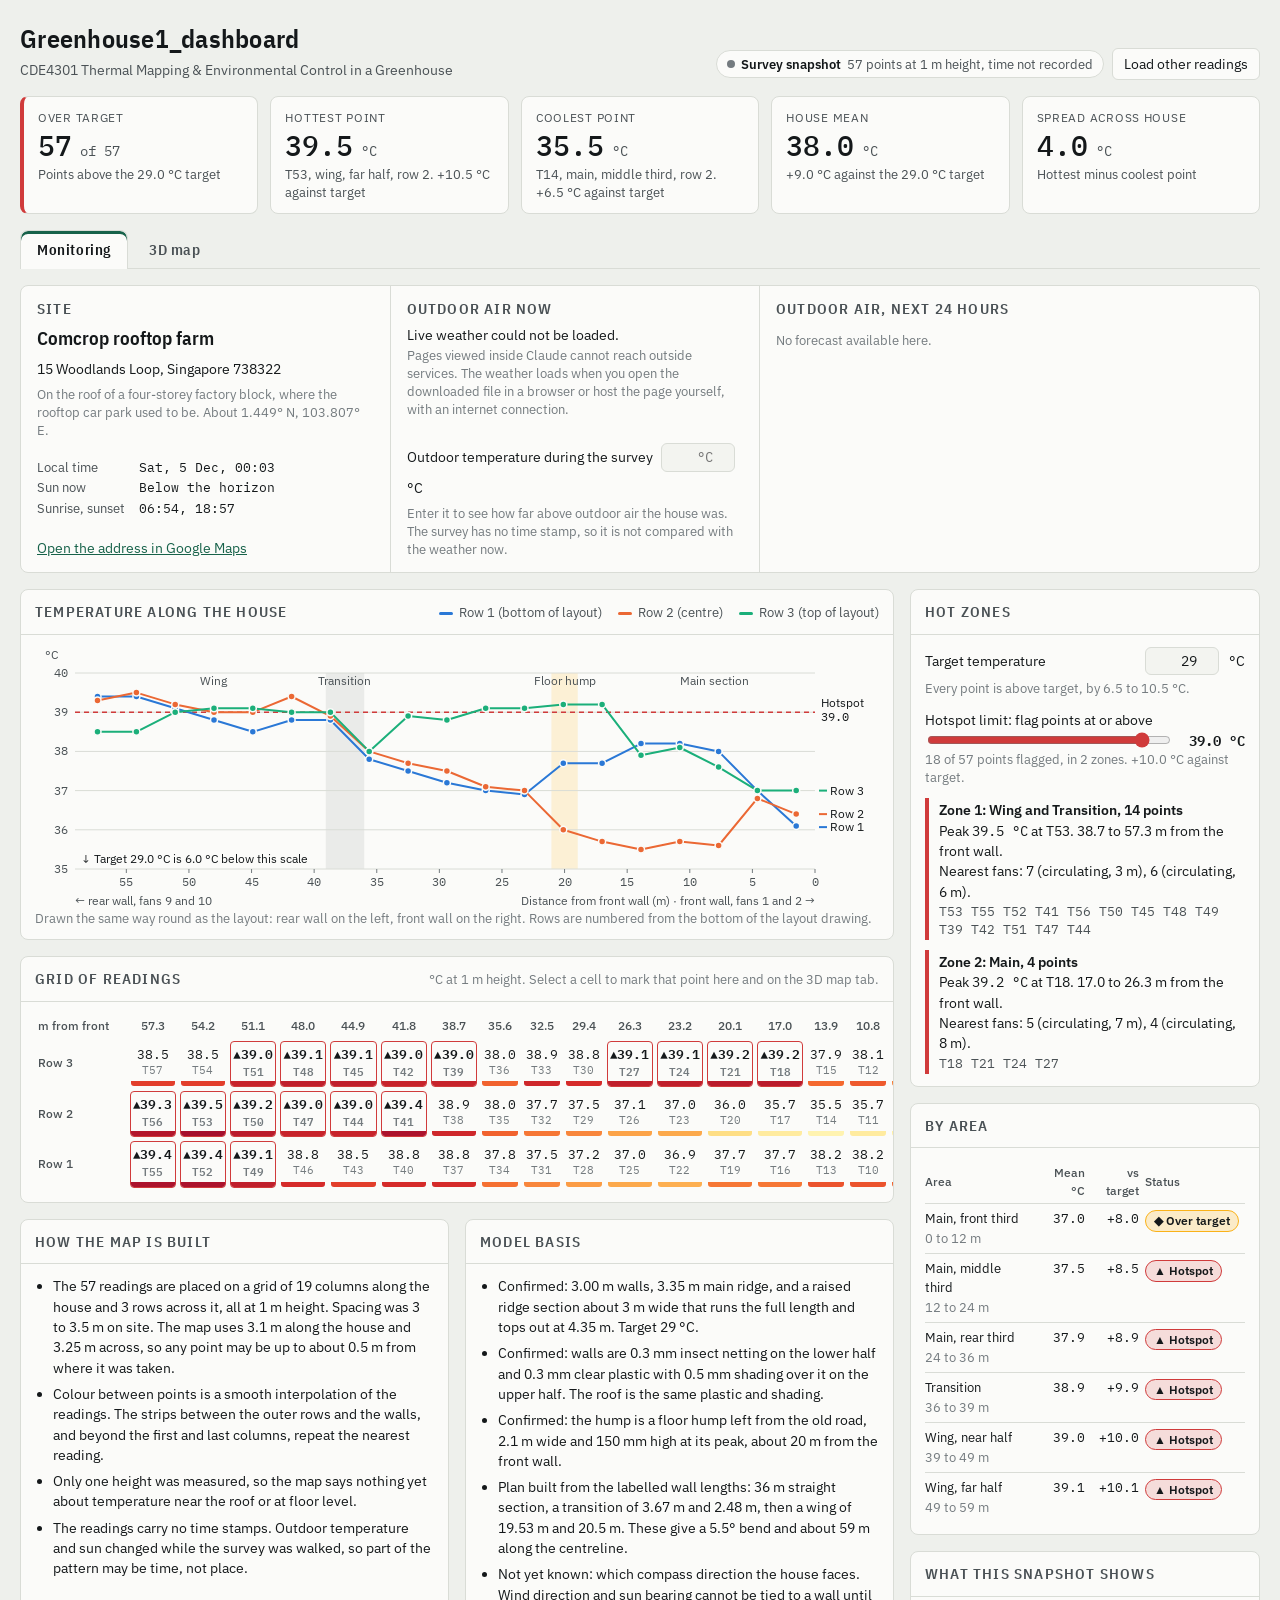
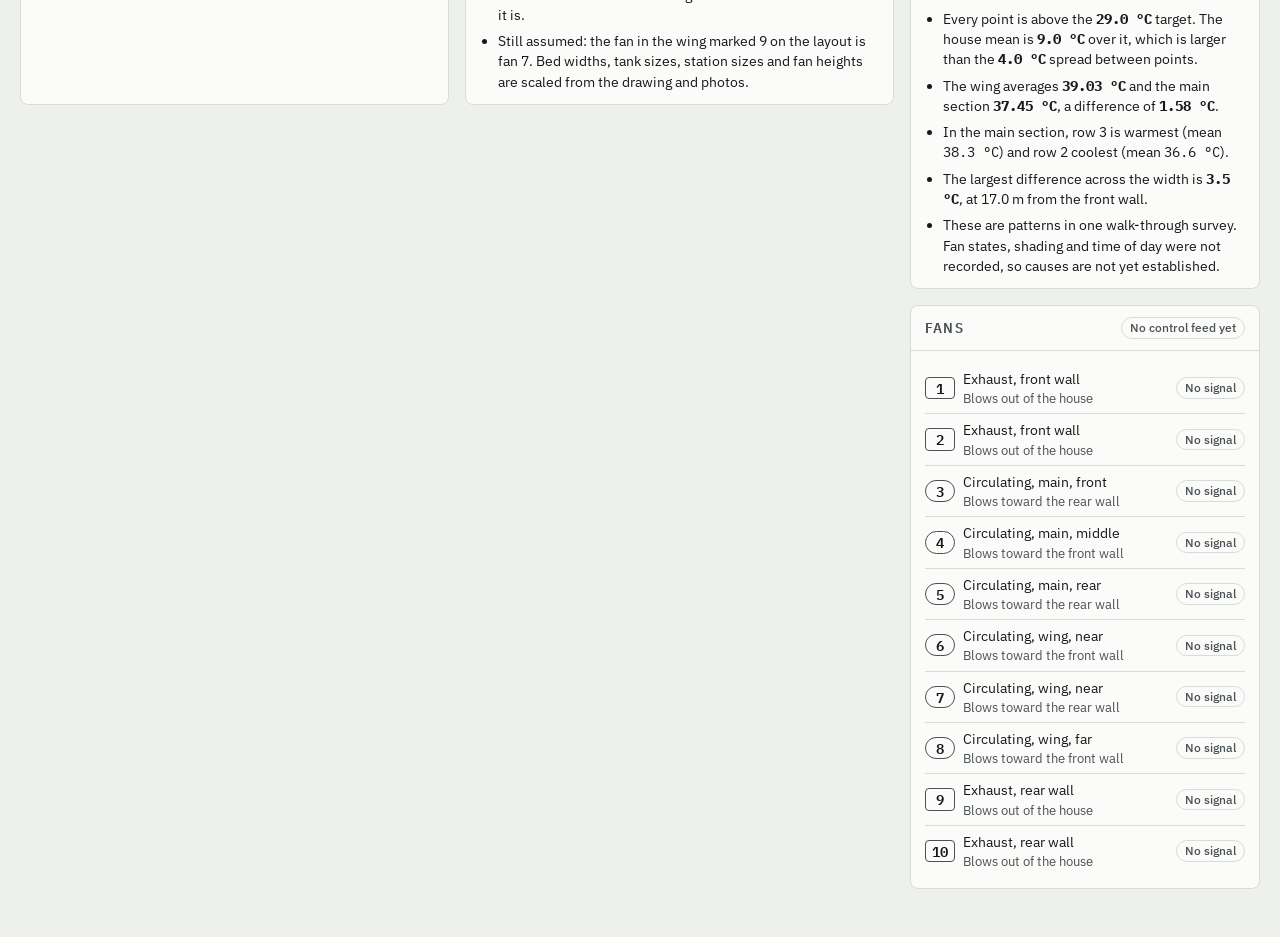
<file: docs/Greenhouse1_dashboard/index.html>
<!DOCTYPE html>
<html lang="en">
<head>
<meta charset="utf-8">
<meta name="viewport" content="width=device-width, initial-scale=1">
<title>Greenhouse1_dashboard</title>
<link rel="preconnect" href="https://fonts.googleapis.com">
<link href="https://fonts.googleapis.com/css2?family=IBM+Plex+Mono:wght@400;500;600&family=IBM+Plex+Sans:wght@400;500;600&family=IBM+Plex+Sans+Condensed:wght@500;600&display=swap" rel="stylesheet">
<style>
/* Layout idea: control-room sheet. A wide 3D viewport is the centrepiece, a status rail
   sits beside it, and plan-aligned evidence (profile, grid of readings) runs underneath. */
:root {
  --mode: light;
  --bg: #eef0ec;
  --surface: #fbfbf9;
  --surface-2: #f3f4f0;
  --ink: #14181a;
  --ink-2: #4a5155;
  --ink-3: #747b7f;
  --line: #d9dcd6;
  --accent: #17624a;
  --accent-ink: #ffffff;
  --scene: #e4e8e3;
  --good: #0ca30c;
  --warn: #fab219;
  --crit: #d03b3b;
  --s1: #2a78d6;
  --s2: #eb6834;
  --s3: #1baf7a;
  --font-display: "IBM Plex Sans Condensed", "Arial Narrow", "Helvetica Neue", Arial, sans-serif;
  --font-body: "IBM Plex Sans", "Segoe UI", "Helvetica Neue", Arial, sans-serif;
  --font-mono: "IBM Plex Mono", ui-monospace, "SF Mono", Menlo, Consolas, monospace;
  color-scheme: light;
}
@media (prefers-color-scheme: dark) {
  :root:not([data-theme="light"]) {
    --mode: dark;
    --bg: #111413; --surface: #191d1b; --surface-2: #202523; --ink: #eef0ec; --ink-2: #bcc2bc;
    --ink-3: #8b928c; --line: #2d3330; --accent: #5cc79b; --accent-ink: #0c1512; --scene: #0d100f;
    --s1: #3987e5; --s2: #d95926; --s3: #199e70;
    color-scheme: dark;
  }
}
:root[data-theme="dark"] {
  --mode: dark;
  --bg: #111413; --surface: #191d1b; --surface-2: #202523; --ink: #eef0ec; --ink-2: #bcc2bc;
  --ink-3: #8b928c; --line: #2d3330; --accent: #5cc79b; --accent-ink: #0c1512; --scene: #0d100f;
  --s1: #3987e5; --s2: #d95926; --s3: #199e70;
  color-scheme: dark;
}
* { box-sizing: border-box; }
html, body { margin: 0; }
body { background: var(--bg); color: var(--ink); font: 14px/1.45 var(--font-body); }
.wrap { max-width: 1480px; margin: 0 auto; padding: 20px 20px 48px; display: flex; flex-direction: column; gap: 16px; }
h1, h2, h3 { font-family: var(--font-display); font-weight: 600; margin: 0; text-wrap: balance; }
h1 { font-size: 26px; letter-spacing: .01em; }
h2 { font-size: 15px; text-transform: uppercase; letter-spacing: .08em; color: var(--ink-2); }
.num { font-family: var(--font-mono); font-variant-numeric: tabular-nums; }
button, input, select, textarea { font: inherit; color: inherit; }
:focus-visible { outline: 2px solid var(--accent); outline-offset: 2px; }

header.top { display: flex; flex-wrap: wrap; gap: 12px 24px; align-items: flex-end; justify-content: space-between; }
.sub { color: var(--ink-2); margin-top: 2px; }
.source { display: flex; flex-wrap: wrap; gap: 8px; align-items: center; }
.chip { display: inline-flex; flex-wrap: wrap; align-items: center; gap: 2px 6px; padding: 4px 10px; border: 1px solid var(--line); border-radius: 14px; background: var(--surface); color: var(--ink-2); font-size: 12.5px; }
.chip b { color: var(--ink); font-weight: 600; }
.dot { width: 8px; height: 8px; border-radius: 50%; background: var(--ink-3); }
.btn { border: 1px solid var(--line); background: var(--surface); border-radius: 6px; padding: 5px 11px; cursor: pointer; }
.btn:hover { border-color: var(--ink-3); }
.btn.primary { background: var(--accent); color: var(--accent-ink); border-color: var(--accent); }

.tabs { display: flex; gap: 4px; border-bottom: 1px solid var(--line); }
.tabs button { border: 1px solid transparent; border-bottom: 0; background: transparent; padding: 8px 16px; border-radius: 8px 8px 0 0; cursor: pointer; font-family: var(--font-display); font-size: 15px; font-weight: 600; letter-spacing: .04em; color: var(--ink-2); margin-bottom: -1px; }
.tabs button:hover { color: var(--ink); }
.tabs button[aria-selected="true"] { background: var(--surface); border-color: var(--line); color: var(--ink); box-shadow: inset 0 3px 0 var(--accent); }
.panel { display: flex; flex-direction: column; gap: 16px; min-width: 0; }
[hidden] { display: none !important; }
.tiles { display: grid; grid-template-columns: repeat(5, minmax(0, 1fr)); gap: 12px; }
.tile { background: var(--surface); border: 1px solid var(--line); border-radius: 8px; padding: 12px 14px; min-width: 0; }
.tile .k { font-size: 12px; color: var(--ink-2); text-transform: uppercase; letter-spacing: .06em; }
.tile .v { font-family: var(--font-mono); font-size: 28px; font-weight: 500; line-height: 1.15; margin-top: 4px; }
.tile .v small { font-size: 14px; color: var(--ink-2); font-weight: 400; }
.tile .d { color: var(--ink-2); font-size: 12.5px; margin-top: 2px; }
.tile.alert { border-left: 4px solid var(--crit); }

.main { display: grid; grid-template-columns: minmax(0, 1fr) 350px; gap: 16px; align-items: start; }
.col { display: flex; flex-direction: column; gap: 16px; min-width: 0; }
.card { background: var(--surface); border: 1px solid var(--line); border-radius: 8px; min-width: 0; }
.card > .hd { display: flex; flex-wrap: wrap; gap: 8px 14px; align-items: center; justify-content: space-between; padding: 11px 14px; border-bottom: 1px solid var(--line); }
.card > .bd { padding: 12px 14px; }
.hint { color: var(--ink-3); font-size: 12.5px; }

.toolbar { display: flex; flex-wrap: wrap; gap: 8px 14px; align-items: center; }
.seg { display: inline-flex; border: 1px solid var(--line); border-radius: 6px; overflow: hidden; }
.seg button { border: 0; background: transparent; padding: 5px 10px; cursor: pointer; border-right: 1px solid var(--line); }
.seg button:last-child { border-right: 0; }
.seg button[aria-pressed="true"] { background: var(--accent); color: var(--accent-ink); }
.layers { display: flex; flex-wrap: wrap; gap: 4px 12px; padding: 9px 14px; border-bottom: 1px solid var(--line); font-size: 13px; }
.layers label { display: inline-flex; gap: 5px; align-items: center; cursor: pointer; white-space: nowrap; }
.layers input { accent-color: var(--accent); }

.viewport { position: relative; height: clamp(460px, 74vh, 860px); background: var(--scene); border-radius: 0 0 8px 8px; overflow: hidden; touch-action: none; cursor: grab; }
.viewport.drag { cursor: grabbing; }
.viewport canvas { position: absolute; inset: 0; width: 100%; height: 100%; display: block; }
#overlay { position: absolute; inset: 0; pointer-events: none; overflow: hidden; }
.sdot { position: absolute; width: 9px; height: 9px; margin: -4.5px 0 0 -4.5px; border-radius: 50%; background: var(--ink); border: 1.5px solid var(--surface); pointer-events: auto; cursor: pointer; padding: 0; }
.sdot.hot { width: 13px; height: 13px; margin: -6.5px 0 0 -6.5px; background: var(--crit); border-color: #fff; }
.sdot.sel { outline: 2px solid var(--ink); outline-offset: 2px; }
.lab { position: absolute; transform: translate(-50%, -50%); white-space: nowrap; font-size: 11.5px; }
.lab.fl { background: var(--surface); border: 1px solid var(--ink-2); color: var(--ink); border-radius: 4px; padding: 0 5px; font-family: var(--font-mono); font-weight: 600; }
.lab.fl.rc { border-radius: 999px; }
.lab.zone { color: var(--ink-2); font-family: var(--font-display); text-transform: uppercase; letter-spacing: .08em; font-size: 11px; }
.lab.peak { transform: translate(-50%, -100%); background: var(--crit); color: #fff; border-radius: 4px; padding: 1px 6px; font-family: var(--font-mono); font-weight: 600; }
.legend { position: absolute; left: 12px; bottom: 12px; background: var(--surface); border: 1px solid var(--line); border-radius: 6px; padding: 8px 10px 6px; width: 250px; font-size: 12px; }
.legend .bar { height: 10px; border-radius: 2px; margin: 5px 0 2px; }
.legend .ticks { display: flex; justify-content: space-between; font-family: var(--font-mono); font-size: 11px; color: var(--ink-2); }
.zoom { position: absolute; right: 12px; bottom: 12px; display: flex; flex-direction: column; gap: 4px; }
.zoom button { width: 30px; height: 30px; padding: 0; font-size: 17px; line-height: 1; }
.nogl { position: absolute; inset: 0; display: none; align-items: center; justify-content: center; padding: 24px; text-align: center; color: var(--ink-2); }

#tip { position: fixed; z-index: 20; pointer-events: none; background: var(--surface); color: var(--ink); border: 1px solid var(--ink-3); border-radius: 6px; padding: 7px 9px; font-size: 12.5px; box-shadow: 0 4px 14px rgba(0,0,0,.18); display: none; max-width: 240px; }
#tip .t { font-weight: 600; }
#tip table { border-collapse: collapse; margin-top: 3px; }
#tip td { padding: 0 8px 0 0; }
#tip td:last-child { padding: 0; text-align: right; font-family: var(--font-mono); }
.sw { display: inline-block; width: 9px; height: 9px; border-radius: 2px; margin-right: 5px; vertical-align: baseline; }

.thr { display: flex; align-items: center; gap: 10px; }
.thr input[type=range] { flex: 1; accent-color: var(--crit); min-width: 0; }
.thr output { font-family: var(--font-mono); font-weight: 600; min-width: 62px; text-align: right; }
.zonelist { list-style: none; margin: 12px 0 0; padding: 0; display: flex; flex-direction: column; gap: 10px; }
.zonelist li { border-left: 4px solid var(--crit); padding: 2px 0 2px 10px; }
.zonelist .ttl { font-weight: 600; }
.zonelist .ids { color: var(--ink-2); font-size: 12.5px; font-family: var(--font-mono); overflow-wrap: anywhere; }
.pill { display: inline-flex; align-items: center; gap: 4px; padding: 1px 8px; border-radius: 999px; font-size: 12px; font-weight: 600; border: 1px solid transparent; white-space: nowrap; }
.pill.crit { background: color-mix(in srgb, var(--crit) 16%, transparent); border-color: var(--crit); }
.pill.warn { background: color-mix(in srgb, var(--warn) 22%, transparent); border-color: var(--warn); }
.pill.good { background: color-mix(in srgb, var(--good) 14%, transparent); border-color: var(--good); }
.pill.off { color: var(--ink-2); border-color: var(--line); font-weight: 500; }
table.t { width: 100%; border-collapse: collapse; font-size: 13px; }
table.t th { text-align: left; font-weight: 500; color: var(--ink-2); font-size: 12px; padding: 4px 6px 4px 0; border-bottom: 1px solid var(--line); }
table.t td { padding: 6px 6px 6px 0; border-bottom: 1px solid var(--line); vertical-align: top; }
table.t tr:last-child td { border-bottom: 0; }
table.t .r { text-align: right; }
table.t td.r { font-family: var(--font-mono); font-variant-numeric: tabular-nums; }
.fans { display: grid; grid-template-columns: 1fr; gap: 0; }
.fan { display: grid; grid-template-columns: 30px 1fr auto; gap: 8px; align-items: center; padding: 6px 0; border-bottom: 1px solid var(--line); }
.fan:last-child { border-bottom: 0; }
.fan .n { font-family: var(--font-mono); font-weight: 600; border: 1px solid var(--ink-2); border-radius: 4px; text-align: center; }
.fan.circ .n { border-radius: 999px; }
.fan .w { font-size: 12.5px; color: var(--ink-2); }
ul.notes { margin: 0; padding-left: 18px; display: flex; flex-direction: column; gap: 6px; }
ul.notes li { max-width: 68ch; }

.legendrow { display: flex; flex-wrap: wrap; gap: 6px 16px; font-size: 12.5px; color: var(--ink-2); }
.legendrow i { display: inline-block; width: 14px; height: 3px; border-radius: 2px; vertical-align: middle; margin-right: 6px; }
#profile { width: 100%; display: block; }
#profile text { font-family: var(--font-body); font-size: 11.5px; fill: var(--ink-2); }
#profile .num { font-family: var(--font-mono); }
.scroll { overflow-x: auto; }
table.grid { border-collapse: collapse; font-size: 12.5px; width: 100%; min-width: 980px; }
table.grid th { font-weight: 500; color: var(--ink-2); padding: 4px 3px; text-align: center; font-size: 11.5px; }
table.grid th.rh { text-align: left; white-space: nowrap; padding-right: 10px; }
table.grid td { padding: 2px; text-align: center; }
.cell { display: block; width: 100%; border: 1px solid transparent; background: transparent; border-radius: 4px; padding: 3px 0 0; cursor: pointer; font-family: var(--font-mono); font-variant-numeric: tabular-nums; }
.cell small { display: block; color: var(--ink-3); font-size: 10.5px; }
.cell i { display: block; height: 5px; margin-top: 3px; border-radius: 0 0 3px 3px; }
.cell.hot { font-weight: 600; border-color: var(--crit); }
.cell.sel { outline: 2px solid var(--ink); outline-offset: 1px; }
.cell:hover { border-color: var(--ink-3); }
.two { display: grid; grid-template-columns: 1fr 1fr; gap: 16px; }
dialog { border: 1px solid var(--line); border-radius: 10px; background: var(--surface); color: var(--ink); padding: 18px; width: min(520px, calc(100vw - 32px)); }
dialog::backdrop { background: rgba(0,0,0,.45); }
dialog textarea { width: 100%; height: 220px; font-family: var(--font-mono); font-size: 12.5px; background: var(--surface-2); border: 1px solid var(--line); border-radius: 6px; padding: 8px; margin: 10px 0; }
dialog .row { display: flex; gap: 8px; justify-content: flex-end; flex-wrap: wrap; }
#pasteMsg { color: var(--crit); font-size: 12.5px; min-height: 18px; }

.site { display: grid; grid-template-columns: 1fr 1fr 1.35fr; }
.site > div { padding: 12px 16px 14px; border-right: 1px solid var(--line); min-width: 0; display: flex; flex-direction: column; gap: 6px; }
.site > div:last-child { border-right: 0; }
.site .big { font-family: var(--font-display); font-size: 19px; font-weight: 600; }
.site a { color: var(--accent); }
.wxT { font-family: var(--font-mono); font-size: 30px; font-weight: 500; line-height: 1.1; }
.wxT small { font-size: 14px; color: var(--ink-2); font-weight: 400; }
.kv { display: grid; grid-template-columns: auto 1fr; gap: 2px 14px; font-size: 13px; }
.kv dt { color: var(--ink-2); } .kv dd { margin: 0; font-family: var(--font-mono); font-variant-numeric: tabular-nums; }
.inl { display: flex; flex-wrap: wrap; gap: 6px 8px; align-items: center; }
.inl input { width: 74px; padding: 3px 6px; border: 1px solid var(--line); border-radius: 6px; background: var(--surface-2); text-align: right; font-family: var(--font-mono); }
#wxChart { width: 100%; display: block; }
#wxChart text { font-family: var(--font-mono); font-size: 11px; fill: var(--ink-2); }
@media (max-width: 1100px) { .site { grid-template-columns: 1fr 1fr; } .site > div:nth-child(2) { border-right: 0; } .site > div:last-child { grid-column: 1 / -1; border-top: 1px solid var(--line); } }
@media (max-width: 640px) { .site { grid-template-columns: 1fr; } .site > div { border-right: 0; border-top: 1px solid var(--line); } .site > div:first-child { border-top: 0; } }
@media (max-width: 1100px) { .main { grid-template-columns: 1fr; } .tiles { grid-template-columns: repeat(3, minmax(0, 1fr)); } }
@media (max-width: 640px) {
  .wrap { padding: 16px 16px 40px; } .tiles { grid-template-columns: repeat(2, minmax(0, 1fr)); }
  .viewport { height: clamp(360px, 64vh, 560px); } .sdot { width: 6px; height: 6px; margin: -3px 0 0 -3px; border-width: 1px; } .sdot.hot { width: 8px; height: 8px; margin: -4px 0 0 -4px; } .two { grid-template-columns: 1fr; } .legend { width: 190px; } h1 { font-size: 22px; }
}
</style>
</head>
<body>
<div class="wrap">
  <header class="top">
    <div>
      <h1>Greenhouse1_dashboard</h1>
      <div class="sub">CDE4301 Thermal Mapping &amp; Environmental Control in a Greenhouse</div>
    </div>
    <div class="source">
      <span class="chip"><span class="dot" id="srcDot"></span><b id="srcName">Survey snapshot</b><span id="srcMeta">57 points at 1 m height, time not recorded</span></span>
      <button class="btn" id="btnPaste" type="button">Load other readings</button>
    </div>
  </header>

  <section class="tiles" aria-label="Summary">
    <div class="tile alert"><div class="k">Over target</div><div class="v"><span id="kHot">–</span><small> of <span id="kN">57</span></small></div><div class="d" id="kHotD"></div></div>
    <div class="tile"><div class="k">Hottest point</div><div class="v"><span id="kMax">–</span><small> °C</small></div><div class="d" id="kMaxD"></div></div>
    <div class="tile"><div class="k">Coolest point</div><div class="v"><span id="kMin">–</span><small> °C</small></div><div class="d" id="kMinD"></div></div>
    <div class="tile"><div class="k">House mean</div><div class="v"><span id="kMean">–</span><small> °C</small></div><div class="d" id="kMeanD"></div></div>
    <div class="tile"><div class="k">Spread across house</div><div class="v"><span id="kSpread">–</span><small> °C</small></div><div class="d">Hottest minus coolest point</div></div>
  </section>

  <nav class="tabs" role="tablist" aria-label="Views">
    <button type="button" role="tab" id="tabMon" aria-controls="panelMon" aria-selected="true">Monitoring</button>
    <button type="button" role="tab" id="tabMap" aria-controls="panelMap" aria-selected="false">3D map</button>
  </nav>

  <div class="panel" id="panelMap" role="tabpanel" aria-labelledby="tabMap" hidden>
    <section class="card">
      <div class="hd">
        <h2>3D thermal map</h2>
        <div class="toolbar">
          <div class="seg" role="group" aria-label="Colour by">
            <button type="button" id="mAbs" aria-pressed="true">Temperature</button>
            <button type="button" id="mDev" aria-pressed="false">Difference from mean</button>
          </div>
          <div class="seg" role="group" aria-label="View">
            <button type="button" id="vIso" aria-pressed="true">3D</button>
            <button type="button" id="vTop" aria-pressed="false">Plan</button>
            <button type="button" id="vFront" aria-pressed="false">Front</button>
          </div>
        </div>
      </div>
      <div class="layers" id="layers">
        <label><input type="checkbox" id="lHeat" checked> Heat map</label>
        <label><input type="checkbox" id="lIso" checked> 0.5 °C contour lines</label>
        <label><input type="checkbox" id="lRelief"> Raise hot areas</label>
        <label><input type="checkbox" id="lSens" checked> Measurement points</label>
        <label><input type="checkbox" id="lFans" checked> Fans and airflow</label>
        <label><input type="checkbox" id="lBeds" checked> Beds and equipment</label>
        <label><input type="checkbox" id="lShell" checked> Walls and roof</label>
        <label><input type="checkbox" id="lLabels" checked> Labels</label>
      </div>
      <div class="viewport" id="viewport">
        <canvas id="gl" aria-label="3D model of Greenhouse 1 with the temperature map at 1 m height. The grid of readings below gives the same values as a table."></canvas>
        <div id="overlay"></div>
        <div class="legend" id="legend"></div>
        <div class="zoom"><button class="btn" type="button" id="zIn" aria-label="Zoom in">+</button><button class="btn" type="button" id="zOut" aria-label="Zoom out">−</button></div>
        <div class="nogl" id="nogl">This browser could not start the 3D view. The profile chart and the grid of readings below show the same data.</div>
      </div>
    </section>
  </div>

  <div class="panel" id="panelMon" role="tabpanel" aria-labelledby="tabMon">
  <section class="card site" aria-label="Site and weather">
    <div>
      <h2>Site</h2>
      <div class="big">Comcrop rooftop farm</div>
      <div>15 Woodlands Loop, Singapore 738322</div>
      <div class="hint">On the roof of a four-storey factory block, where the rooftop car park used to be. About 1.449° N, 103.807° E.</div>
      <dl class="kv"><dt>Local time</dt><dd id="sgTime">–</dd><dt>Sun now</dt><dd id="sunNow">–</dd><dt>Sunrise, sunset</dt><dd id="sunRS">–</dd></dl>
      <div><a href="https://www.google.com/maps/search/?api=1&amp;query=15+Woodlands+Loop+Singapore+738322">Open the address in Google Maps</a></div>
    </div>
    <div>
      <h2>Outdoor air now</h2>
      <div id="wxNow"><div class="hint">Loading weather…</div></div>
      <div class="inl" style="margin-top:auto"><label for="outSurvey">Outdoor temperature during the survey</label><input type="number" id="outSurvey" step="0.1" min="15" max="45" placeholder="°C"><span>°C</span></div>
      <div class="hint" id="outCmp"></div>
    </div>
    <div>
      <h2>Outdoor air, next 24 hours</h2>
      <svg id="wxChart" role="img" aria-label="Forecast outdoor air temperature for the next 24 hours against the target"></svg>
      <div id="wxWindow" class="hint"></div>
    </div>
  </section>

  <div class="main">
    <div class="col">
      <section class="card">
        <div class="hd"><h2>Temperature along the house</h2>
          <div class="legendrow" id="profLegend"></div></div>
        <div class="bd"><svg id="profile" role="img" aria-label="Temperature at each measurement column for the three rows, from rear wall to front wall"></svg>
          <div class="hint">Drawn the same way round as the layout: rear wall on the left, front wall on the right. Rows are numbered from the bottom of the layout drawing.</div></div>
      </section>

      <section class="card">
        <div class="hd"><h2>Grid of readings</h2><span class="hint">°C at 1 m height. Select a cell to mark that point here and on the 3D map tab.</span></div>
        <div class="bd scroll"><table class="grid" id="grid"></table></div>
      </section>
  <div class="two">
        <section class="card">
          <div class="hd"><h2>How the map is built</h2></div>
          <div class="bd"><ul class="notes">
            <li>The 57 readings are placed on a grid of 19 columns along the house and 3 rows across it, all at 1 m height. Spacing was 3 to 3.5 m on site. The map uses 3.1 m along the house and 3.25 m across, so any point may be up to about 0.5 m from where it was taken.</li>
            <li>Colour between points is a smooth interpolation of the readings. The strips between the outer rows and the walls, and beyond the first and last columns, repeat the nearest reading.</li>
            <li>Only one height was measured, so the map says nothing yet about temperature near the roof or at floor level.</li>
            <li>The readings carry no time stamps. Outdoor temperature and sun changed while the survey was walked, so part of the pattern may be time, not place.</li>
          </ul></div>
        </section>
        <section class="card">
          <div class="hd"><h2>Model basis</h2></div>
      <div class="bd"><ul class="notes">
        <li>Confirmed: 3.00 m walls, 3.35 m main ridge, and a raised ridge section about 3 m wide that runs the full length and tops out at 4.35 m. Target 29 °C.</li>
        <li>Confirmed: walls are 0.3 mm insect netting on the lower half and 0.3 mm clear plastic with 0.5 mm shading over it on the upper half. The roof is the same plastic and shading.</li>
        <li>Confirmed: the hump is a floor hump left from the old road, 2.1 m wide and 150 mm high at its peak, about 20 m from the front wall.</li>
        <li>Plan built from the labelled wall lengths: 36 m straight section, a transition of 3.67 m and 2.48 m, then a wing of 19.53 m and 20.5 m. These give a 5.5° bend and about 59 m along the centreline.</li>
        <li>Not yet known: which compass direction the house faces. Wind direction and sun bearing cannot be tied to a wall until it is.</li>
        <li>Still assumed: the fan in the wing marked 9 on the layout is fan 7. Bed widths, tank sizes, station sizes and fan heights are scaled from the drawing and photos.</li>
      </ul></div>
        </section>
      </div>
    </div>

    <aside class="col">
      <section class="card">
        <div class="hd"><h2>Hot zones</h2></div>
        <div class="bd">
          <div class="thr"><label for="tgt">Target temperature</label><span style="flex:1"></span><input type="number" id="tgt" min="15" max="45" step="0.5" value="29" class="num" style="width:74px;padding:3px 6px;border:1px solid var(--line);border-radius:6px;background:var(--surface-2);text-align:right"><span>°C</span></div>
          <div class="hint" id="tgtNote" style="margin:4px 0 12px"></div>
          <label for="thr">Hotspot limit: flag points at or above</label>
          <div class="thr"><input type="range" id="thr" min="29" max="40" step="0.1" value="39"><output id="thrOut" for="thr">39.0 °C</output></div>
          <div class="hint" id="thrNote"></div>
          <ul class="zonelist" id="zones"></ul>
        </div>
      </section>
      <section class="card">
        <div class="hd"><h2>By area</h2></div>
        <div class="bd"><table class="t" id="areas"></table></div>
      </section>
      <section class="card">
        <div class="hd"><h2>What this snapshot shows</h2></div>
        <div class="bd"><ul class="notes" id="insights"></ul></div>
      </section>
      <section class="card">
        <div class="hd"><h2>Fans</h2><span class="pill off">No control feed yet</span></div>
        <div class="bd"><div class="fans" id="fans"></div></div>
      </section>
    </aside>
  </div>

  </div>
</div>

<div id="tip" role="status"></div>
<dialog id="dlg">
  <h3>Load other readings</h3>
  <p class="hint">One point per line, for example <span class="num">T12 38.1</span>. Points you leave out keep their current value.</p>
  <label for="paste" class="hint">Readings</label>
  <textarea id="paste" spellcheck="false"></textarea>
  <div id="pasteMsg"></div>
  <div class="row">
    <button class="btn" type="button" id="dlgReset">Restore survey</button>
    <button class="btn" type="button" id="dlgCancel">Cancel</button>
    <button class="btn primary" type="button" id="dlgApply">Apply</button>
  </div>
</dialog>

<script>
(() => {
"use strict";
const MODEL = {"params":{"W":12.5,"L_MAIN":36.0,"TH":0.0952359867625698,"R0":26.05042016806723,"LW":3.0750000000000006,"S_W1":39.075,"WING_TOP":19.53,"WING_BOT":20.5,"WALL_H":3.0,"RIDGE_H":3.35,"PEAK_H":4.35,"PLANT_H":1.0,"BENCH_H":0.6,"S0":1.5,"DS":3.1,"T0":3.0,"DT":3.25,"HUMP_S":20.0,"HUMP_W":2.1},"solids":[{"n":"FLOOR_MAIN","c":"floor","v":[36.0,0,-0.1,0.0,0,-0.1,0.0,12.5,-0.1,36.0,12.5,-0.1,36.0,0,0.0,0.0,0,0.0,0.0,12.5,0.0,36.0,12.5,0.0],"i":[3,0,1,1,2,3,4,7,6,6,5,4,0,4,5,5,1,0,1,5,6,6,2,1,2,6,7,7,3,2,3,7,4,4,0,3],"e":[0,1,0,3,0,4,1,2,1,5,2,3,2,6,3,7,4,5,4,7,5,6,6,7]},{"n":"FLOOR_TRANSITION","c":"floor","v":[0.0,0,-0.1,-2.477,-0.118,-0.1,-3.666,12.325,-0.1,0.0,12.5,-0.1,0.0,0,0.0,-2.477,-0.118,0.0,-3.666,12.325,0.0,0.0,12.5,0.0],"i":[3,0,1,1,2,3,4,7,6,6,5,4,0,4,5,5,1,0,1,5,6,6,2,1,2,6,7,7,3,2,3,7,4,4,0,3],"e":[0,1,0,3,0,4,1,2,1,5,2,3,2,6,3,7,4,5,4,7,5,6,6,7]},{"n":"FLOOR_WING","c":"floor","v":[-2.477,-0.118,-0.1,-22.884,-2.067,-0.1,-23.107,10.468,-0.1,-3.666,12.325,-0.1,-2.477,-0.118,0.0,-22.884,-2.067,0.0,-23.107,10.468,0.0,-3.666,12.325,0.0],"i":[3,0,1,1,2,3,4,7,6,6,5,4,0,4,5,5,1,0,1,5,6,6,2,1,2,6,7,7,3,2,3,7,4,4,0,3],"e":[0,1,0,3,0,4,1,2,1,5,2,3,2,6,3,7,4,5,4,7,5,6,6,7]},{"n":"WALL_BOTTOM_MAIN_KERB","c":"kerb","v":[35.98,0,0.0,0.0,0,0.0,0.0,0.02,0.0,35.98,0.02,0.0,35.98,0,0.29,0.0,0,0.29,0.0,0.02,0.29,35.98,0.02,0.29],"i":[3,0,1,1,2,3,4,7,6,6,5,4,0,4,5,5,1,0,1,5,6,6,2,1,2,6,7,7,3,2,3,7,4,4,0,3],"e":[0,1,0,3,0,4,1,2,1,5,2,3,2,6,3,7,4,5,4,7,5,6,6,7]},{"n":"WALL_BOTTOM_MAIN_NETTING_0P3MM","c":"mesh","v":[35.98,0,0.29,0.0,0,0.29,0.0,0.02,0.29,35.98,0.02,0.29,35.98,0,1.5,0.0,0,1.5,0.0,0.02,1.5,35.98,0.02,1.5],"i":[3,0,1,1,2,3,4,7,6,6,5,4,0,4,5,5,1,0,1,5,6,6,2,1,2,6,7,7,3,2,3,7,4,4,0,3],"e":[0,1,0,3,0,4,1,2,1,5,2,3,2,6,3,7,4,5,4,7,5,6,6,7]},{"n":"WALL_BOTTOM_MAIN_PLASTIC_0P3MM_SHADE_0P5MM","c":"plastic","v":[35.98,0,1.5,0.0,0,1.5,0.0,0.02,1.5,35.98,0.02,1.5,35.98,0,3.0,0.0,0,3.0,0.0,0.02,3.0,35.98,0.02,3.0],"i":[3,0,1,1,2,3,4,7,6,6,5,4,0,4,5,5,1,0,1,5,6,6,2,1,2,6,7,7,3,2,3,7,4,4,0,3],"e":[0,1,0,3,0,4,1,2,1,5,2,3,2,6,3,7,4,5,4,7,5,6,6,7]},{"n":"WALL_BOTTOM_TRANSITION_KERB","c":"kerb","v":[0.0,0,0.0,-2.477,-0.118,0.0,-2.479,-0.098,0.0,0.0,0.02,0.0,0.0,0,0.29,-2.477,-0.118,0.29,-2.479,-0.098,0.29,0.0,0.02,0.29],"i":[3,0,1,1,2,3,4,7,6,6,5,4,0,4,5,5,1,0,1,5,6,6,2,1,2,6,7,7,3,2,3,7,4,4,0,3],"e":[0,1,0,3,0,4,1,2,1,5,2,3,2,6,3,7,4,5,4,7,5,6,6,7]},{"n":"WALL_BOTTOM_TRANSITION_NETTING_0P3MM","c":"mesh","v":[0.0,0,0.29,-2.477,-0.118,0.29,-2.479,-0.098,0.29,0.0,0.02,0.29,0.0,0,1.5,-2.477,-0.118,1.5,-2.479,-0.098,1.5,0.0,0.02,1.5],"i":[3,0,1,1,2,3,4,7,6,6,5,4,0,4,5,5,1,0,1,5,6,6,2,1,2,6,7,7,3,2,3,7,4,4,0,3],"e":[0,1,0,3,0,4,1,2,1,5,2,3,2,6,3,7,4,5,4,7,5,6,6,7]},{"n":"WALL_BOTTOM_TRANSITION_PLASTIC_0P3MM_SHADE_0P5MM","c":"plastic","v":[0.0,0,1.5,-2.477,-0.118,1.5,-2.479,-0.098,1.5,0.0,0.02,1.5,0.0,0,3.0,-2.477,-0.118,3.0,-2.479,-0.098,3.0,0.0,0.02,3.0],"i":[3,0,1,1,2,3,4,7,6,6,5,4,0,4,5,5,1,0,1,5,6,6,2,1,2,6,7,7,3,2,3,7,4,4,0,3],"e":[0,1,0,3,0,4,1,2,1,5,2,3,2,6,3,7,4,5,4,7,5,6,6,7]},{"n":"WALL_BOTTOM_WING_KERB","c":"kerb","v":[-2.477,-0.118,0.0,-22.864,-2.066,0.0,-22.865,-2.045,0.0,-2.479,-0.098,0.0,-2.477,-0.118,0.29,-22.864,-2.066,0.29,-22.865,-2.045,0.29,-2.479,-0.098,0.29],"i":[3,0,1,1,2,3,4,7,6,6,5,4,0,4,5,5,1,0,1,5,6,6,2,1,2,6,7,7,3,2,3,7,4,4,0,3],"e":[0,1,0,3,0,4,1,2,1,5,2,3,2,6,3,7,4,5,4,7,5,6,6,7]},{"n":"WALL_BOTTOM_WING_NETTING_0P3MM","c":"mesh","v":[-2.477,-0.118,0.29,-22.864,-2.066,0.29,-22.865,-2.045,0.29,-2.479,-0.098,0.29,-2.477,-0.118,1.5,-22.864,-2.066,1.5,-22.865,-2.045,1.5,-2.479,-0.098,1.5],"i":[3,0,1,1,2,3,4,7,6,6,5,4,0,4,5,5,1,0,1,5,6,6,2,1,2,6,7,7,3,2,3,7,4,4,0,3],"e":[0,1,0,3,0,4,1,2,1,5,2,3,2,6,3,7,4,5,4,7,5,6,6,7]},{"n":"WALL_BOTTOM_WING_PLASTIC_0P3MM_SHADE_0P5MM","c":"plastic","v":[-2.477,-0.118,1.5,-22.864,-2.066,1.5,-22.865,-2.045,1.5,-2.479,-0.098,1.5,-2.477,-0.118,3.0,-22.864,-2.066,3.0,-22.865,-2.045,3.0,-2.479,-0.098,3.0],"i":[3,0,1,1,2,3,4,7,6,6,5,4,0,4,5,5,1,0,1,5,6,6,2,1,2,6,7,7,3,2,3,7,4,4,0,3],"e":[0,1,0,3,0,4,1,2,1,5,2,3,2,6,3,7,4,5,4,7,5,6,6,7]},{"n":"WALL_TOP_MAIN_KERB","c":"kerb","v":[35.98,12.48,0.0,0.0,12.48,0.0,0.0,12.5,0.0,35.98,12.5,0.0,35.98,12.48,0.29,0.0,12.48,0.29,0.0,12.5,0.29,35.98,12.5,0.29],"i":[3,0,1,1,2,3,4,7,6,6,5,4,0,4,5,5,1,0,1,5,6,6,2,1,2,6,7,7,3,2,3,7,4,4,0,3],"e":[0,1,0,3,0,4,1,2,1,5,2,3,2,6,3,7,4,5,4,7,5,6,6,7]},{"n":"WALL_TOP_MAIN_NETTING_0P3MM","c":"mesh","v":[35.98,12.48,0.29,0.0,12.48,0.29,0.0,12.5,0.29,35.98,12.5,0.29,35.98,12.48,1.5,0.0,12.48,1.5,0.0,12.5,1.5,35.98,12.5,1.5],"i":[3,0,1,1,2,3,4,7,6,6,5,4,0,4,5,5,1,0,1,5,6,6,2,1,2,6,7,7,3,2,3,7,4,4,0,3],"e":[0,1,0,3,0,4,1,2,1,5,2,3,2,6,3,7,4,5,4,7,5,6,6,7]},{"n":"WALL_TOP_MAIN_PLASTIC_0P3MM_SHADE_0P5MM","c":"plastic","v":[35.98,12.48,1.5,0.0,12.48,1.5,0.0,12.5,1.5,35.98,12.5,1.5,35.98,12.48,3.0,0.0,12.48,3.0,0.0,12.5,3.0,35.98,12.5,3.0],"i":[3,0,1,1,2,3,4,7,6,6,5,4,0,4,5,5,1,0,1,5,6,6,2,1,2,6,7,7,3,2,3,7,4,4,0,3],"e":[0,1,0,3,0,4,1,2,1,5,2,3,2,6,3,7,4,5,4,7,5,6,6,7]},{"n":"WALL_TOP_TRANSITION_KERB","c":"kerb","v":[0.0,12.48,0.0,-3.664,12.305,0.0,-3.666,12.325,0.0,0.0,12.5,0.0,0.0,12.48,0.29,-3.664,12.305,0.29,-3.666,12.325,0.29,0.0,12.5,0.29],"i":[3,0,1,1,2,3,4,7,6,6,5,4,0,4,5,5,1,0,1,5,6,6,2,1,2,6,7,7,3,2,3,7,4,4,0,3],"e":[0,1,0,3,0,4,1,2,1,5,2,3,2,6,3,7,4,5,4,7,5,6,6,7]},{"n":"WALL_TOP_TRANSITION_NETTING_0P3MM","c":"mesh","v":[0.0,12.48,0.29,-3.664,12.305,0.29,-3.666,12.325,0.29,0.0,12.5,0.29,0.0,12.48,1.5,-3.664,12.305,1.5,-3.666,12.325,1.5,0.0,12.5,1.5],"i":[3,0,1,1,2,3,4,7,6,6,5,4,0,4,5,5,1,0,1,5,6,6,2,1,2,6,7,7,3,2,3,7,4,4,0,3],"e":[0,1,0,3,0,4,1,2,1,5,2,3,2,6,3,7,4,5,4,7,5,6,6,7]},{"n":"WALL_TOP_TRANSITION_PLASTIC_0P3MM_SHADE_0P5MM","c":"plastic","v":[0.0,12.48,1.5,-3.664,12.305,1.5,-3.666,12.325,1.5,0.0,12.5,1.5,0.0,12.48,3.0,-3.664,12.305,3.0,-3.666,12.325,3.0,0.0,12.5,3.0],"i":[3,0,1,1,2,3,4,7,6,6,5,4,0,4,5,5,1,0,1,5,6,6,2,1,2,6,7,7,3,2,3,7,4,4,0,3],"e":[0,1,0,3,0,4,1,2,1,5,2,3,2,6,3,7,4,5,4,7,5,6,6,7]},{"n":"WALL_TOP_WING_KERB","c":"kerb","v":[-3.664,12.305,0.0,-23.087,10.45,0.0,-23.087,10.47,0.0,-3.666,12.325,0.0,-3.664,12.305,0.29,-23.087,10.45,0.29,-23.087,10.47,0.29,-3.666,12.325,0.29],"i":[3,0,1,1,2,3,4,7,6,6,5,4,0,4,5,5,1,0,1,5,6,6,2,1,2,6,7,7,3,2,3,7,4,4,0,3],"e":[0,1,0,3,0,4,1,2,1,5,2,3,2,6,3,7,4,5,4,7,5,6,6,7]},{"n":"WALL_TOP_WING_NETTING_0P3MM","c":"mesh","v":[-3.664,12.305,0.29,-23.087,10.45,0.29,-23.087,10.47,0.29,-3.666,12.325,0.29,-3.664,12.305,1.5,-23.087,10.45,1.5,-23.087,10.47,1.5,-3.666,12.325,1.5],"i":[3,0,1,1,2,3,4,7,6,6,5,4,0,4,5,5,1,0,1,5,6,6,2,1,2,6,7,7,3,2,3,7,4,4,0,3],"e":[0,1,0,3,0,4,1,2,1,5,2,3,2,6,3,7,4,5,4,7,5,6,6,7]},{"n":"WALL_TOP_WING_PLASTIC_0P3MM_SHADE_0P5MM","c":"plastic","v":[-3.664,12.305,1.5,-23.087,10.45,1.5,-23.087,10.47,1.5,-3.666,12.325,1.5,-3.664,12.305,3.0,-23.087,10.45,3.0,-23.087,10.47,3.0,-3.666,12.325,3.0],"i":[3,0,1,1,2,3,4,7,6,6,5,4,0,4,5,5,1,0,1,5,6,6,2,1,2,6,7,7,3,2,3,7,4,4,0,3],"e":[0,1,0,3,0,4,1,2,1,5,2,3,2,6,3,7,4,5,4,7,5,6,6,7]},{"n":"ROOF_BOTTOM_MAIN","c":"roof","v":[36.0,0,3.0,0.0,0,3.0,0.0,4.75,3.266,36.0,4.75,3.266,36.0,0,3.02,0.0,0,3.02,0.0,4.75,3.286,36.0,4.75,3.286],"i":[3,0,1,1,2,3,4,7,6,6,5,4,0,4,5,5,1,0,1,5,6,6,2,1,2,6,7,7,3,2,3,7,4,4,0,3],"e":[0,1,0,3,0,4,1,2,1,5,2,3,2,6,3,7,4,5,4,7,5,6,6,7]},{"n":"ROOF_BOTTOM_TRANSITION","c":"roof","v":[0.0,0,3.0,-2.477,-0.118,3.0,-2.929,4.61,3.266,0.0,4.75,3.266,0.0,0,3.02,-2.477,-0.118,3.02,-2.929,4.61,3.286,0.0,4.75,3.286],"i":[3,0,1,1,2,3,4,7,6,6,5,4,0,4,5,5,1,0,1,5,6,6,2,1,2,6,7,7,3,2,3,7,4,4,0,3],"e":[0,1,0,3,0,4,1,2,1,5,2,3,2,6,3,7,4,5,4,7,5,6,6,7]},{"n":"ROOF_BOTTOM_WING","c":"roof","v":[-2.477,-0.118,3.0,-22.884,-2.067,3.0,-22.969,2.696,3.266,-2.929,4.61,3.266,-2.477,-0.118,3.02,-22.884,-2.067,3.02,-22.969,2.696,3.286,-2.929,4.61,3.286],"i":[3,0,1,1,2,3,4,7,6,6,5,4,0,4,5,5,1,0,1,5,6,6,2,1,2,6,7,7,3,2,3,7,4,4,0,3],"e":[0,1,0,3,0,4,1,2,1,5,2,3,2,6,3,7,4,5,4,7,5,6,6,7]},{"n":"ROOF_TOP_MAIN","c":"roof","v":[36.0,7.75,3.266,0.0,7.75,3.266,0.0,12.5,3.0,36.0,12.5,3.0,36.0,7.75,3.286,0.0,7.75,3.286,0.0,12.5,3.02,36.0,12.5,3.02],"i":[3,0,1,1,2,3,4,7,6,6,5,4,0,4,5,5,1,0,1,5,6,6,2,1,2,6,7,7,3,2,3,7,4,4,0,3],"e":[0,1,0,3,0,4,1,2,1,5,2,3,2,6,3,7,4,5,4,7,5,6,6,7]},{"n":"ROOF_TOP_TRANSITION","c":"roof","v":[0.0,7.75,3.266,-3.214,7.597,3.266,-3.666,12.325,3.0,0.0,12.5,3.0,0.0,7.75,3.286,-3.214,7.597,3.286,-3.666,12.325,3.02,0.0,12.5,3.02],"i":[3,0,1,1,2,3,4,7,6,6,5,4,0,4,5,5,1,0,1,5,6,6,2,1,2,6,7,7,3,2,3,7,4,4,0,3],"e":[0,1,0,3,0,4,1,2,1,5,2,3,2,6,3,7,4,5,4,7,5,6,6,7]},{"n":"ROOF_TOP_WING","c":"roof","v":[-3.214,7.597,3.266,-23.023,5.705,3.266,-23.107,10.468,3.0,-3.666,12.325,3.0,-3.214,7.597,3.286,-23.023,5.705,3.286,-23.107,10.468,3.02,-3.666,12.325,3.02],"i":[3,0,1,1,2,3,4,7,6,6,5,4,0,4,5,5,1,0,1,5,6,6,2,1,2,6,7,7,3,2,3,7,4,4,0,3],"e":[0,1,0,3,0,4,1,2,1,5,2,3,2,6,3,7,4,5,4,7,5,6,6,7]},{"n":"RIDGE_RAISED_SIDE_BOTTOM_MAIN","c":"monitor","v":[35.98,4.75,3.266,0.0,4.75,3.266,0.0,4.77,3.267,35.98,4.77,3.267,35.98,4.75,3.93,0.0,4.75,3.93,0.0,4.77,3.935,35.98,4.77,3.935],"i":[3,0,1,1,2,3,4,7,6,6,5,4,0,4,5,5,1,0,1,5,6,6,2,1,2,6,7,7,3,2,3,7,4,4,0,3],"e":[0,1,0,3,0,4,1,2,1,5,2,3,2,6,3,7,4,5,4,7,5,6,6,7]},{"n":"RIDGE_RAISED_SIDE_BOTTOM_TRANSITION","c":"monitor","v":[0.0,4.75,3.266,-2.929,4.61,3.266,-2.931,4.63,3.267,0.0,4.77,3.267,0.0,4.75,3.93,-2.929,4.61,3.93,-2.931,4.63,3.935,0.0,4.77,3.935],"i":[3,0,1,1,2,3,4,7,6,6,5,4,0,4,5,5,1,0,1,5,6,6,2,1,2,6,7,7,3,2,3,7,4,4,0,3],"e":[0,1,0,3,0,4,1,2,1,5,2,3,2,6,3,7,4,5,4,7,5,6,6,7]},{"n":"RIDGE_RAISED_SIDE_BOTTOM_WING","c":"monitor","v":[-2.929,4.61,3.266,-22.949,2.698,3.266,-22.949,2.718,3.267,-2.931,4.63,3.267,-2.929,4.61,3.93,-22.949,2.698,3.93,-22.949,2.718,3.935,-2.931,4.63,3.935],"i":[3,0,1,1,2,3,4,7,6,6,5,4,0,4,5,5,1,0,1,5,6,6,2,1,2,6,7,7,3,2,3,7,4,4,0,3],"e":[0,1,0,3,0,4,1,2,1,5,2,3,2,6,3,7,4,5,4,7,5,6,6,7]},{"n":"RIDGE_RAISED_SIDE_TOP_MAIN","c":"monitor","v":[35.98,7.73,3.267,0.0,7.73,3.267,0.0,7.75,3.266,35.98,7.75,3.266,35.98,7.73,3.935,0.0,7.73,3.935,0.0,7.75,3.93,35.98,7.75,3.93],"i":[3,0,1,1,2,3,4,7,6,6,5,4,0,4,5,5,1,0,1,5,6,6,2,1,2,6,7,7,3,2,3,7,4,4,0,3],"e":[0,1,0,3,0,4,1,2,1,5,2,3,2,6,3,7,4,5,4,7,5,6,6,7]},{"n":"RIDGE_RAISED_SIDE_TOP_TRANSITION","c":"monitor","v":[0.0,7.73,3.267,-3.212,7.577,3.267,-3.214,7.597,3.266,0.0,7.75,3.266,0.0,7.73,3.935,-3.212,7.577,3.935,-3.214,7.597,3.93,0.0,7.75,3.93],"i":[3,0,1,1,2,3,4,7,6,6,5,4,0,4,5,5,1,0,1,5,6,6,2,1,2,6,7,7,3,2,3,7,4,4,0,3],"e":[0,1,0,3,0,4,1,2,1,5,2,3,2,6,3,7,4,5,4,7,5,6,6,7]},{"n":"RIDGE_RAISED_SIDE_TOP_WING","c":"monitor","v":[-3.212,7.577,3.267,-23.002,5.686,3.267,-23.003,5.707,3.266,-3.214,7.597,3.266,-3.212,7.577,3.935,-23.002,5.686,3.935,-23.003,5.707,3.93,-3.214,7.597,3.93],"i":[3,0,1,1,2,3,4,7,6,6,5,4,0,4,5,5,1,0,1,5,6,6,2,1,2,6,7,7,3,2,3,7,4,4,0,3],"e":[0,1,0,3,0,4,1,2,1,5,2,3,2,6,3,7,4,5,4,7,5,6,6,7]},{"n":"RIDGE_RAISED_ROOF_BOTTOM_MAIN","c":"monitor","v":[36.0,4.75,3.93,0.0,4.75,3.93,0.0,6.25,4.33,36.0,6.25,4.33,36.0,4.75,3.95,0.0,4.75,3.95,0.0,6.25,4.35,36.0,6.25,4.35],"i":[3,0,1,1,2,3,4,7,6,6,5,4,0,4,5,5,1,0,1,5,6,6,2,1,2,6,7,7,3,2,3,7,4,4,0,3],"e":[0,1,0,3,0,4,1,2,1,5,2,3,2,6,3,7,4,5,4,7,5,6,6,7]},{"n":"RIDGE_RAISED_ROOF_BOTTOM_TRANSITION","c":"monitor","v":[0.0,4.75,3.93,-2.929,4.61,3.93,-3.072,6.104,4.33,0.0,6.25,4.33,0.0,4.75,3.95,-2.929,4.61,3.95,-3.072,6.104,4.35,0.0,6.25,4.35],"i":[3,0,1,1,2,3,4,7,6,6,5,4,0,4,5,5,1,0,1,5,6,6,2,1,2,6,7,7,3,2,3,7,4,4,0,3],"e":[0,1,0,3,0,4,1,2,1,5,2,3,2,6,3,7,4,5,4,7,5,6,6,7]},{"n":"RIDGE_RAISED_ROOF_BOTTOM_WING","c":"monitor","v":[-2.929,4.61,3.93,-22.969,2.696,3.93,-22.996,4.2,4.33,-3.072,6.104,4.33,-2.929,4.61,3.95,-22.969,2.696,3.95,-22.996,4.2,4.35,-3.072,6.104,4.35],"i":[3,0,1,1,2,3,4,7,6,6,5,4,0,4,5,5,1,0,1,5,6,6,2,1,2,6,7,7,3,2,3,7,4,4,0,3],"e":[0,1,0,3,0,4,1,2,1,5,2,3,2,6,3,7,4,5,4,7,5,6,6,7]},{"n":"RIDGE_RAISED_ROOF_TOP_MAIN","c":"monitor","v":[36.0,6.25,4.33,0.0,6.25,4.33,0.0,7.75,3.93,36.0,7.75,3.93,36.0,6.25,4.35,0.0,6.25,4.35,0.0,7.75,3.95,36.0,7.75,3.95],"i":[3,0,1,1,2,3,4,7,6,6,5,4,0,4,5,5,1,0,1,5,6,6,2,1,2,6,7,7,3,2,3,7,4,4,0,3],"e":[0,1,0,3,0,4,1,2,1,5,2,3,2,6,3,7,4,5,4,7,5,6,6,7]},{"n":"RIDGE_RAISED_ROOF_TOP_TRANSITION","c":"monitor","v":[0.0,6.25,4.33,-3.072,6.104,4.33,-3.214,7.597,3.93,0.0,7.75,3.93,0.0,6.25,4.35,-3.072,6.104,4.35,-3.214,7.597,3.95,0.0,7.75,3.95],"i":[3,0,1,1,2,3,4,7,6,6,5,4,0,4,5,5,1,0,1,5,6,6,2,1,2,6,7,7,3,2,3,7,4,4,0,3],"e":[0,1,0,3,0,4,1,2,1,5,2,3,2,6,3,7,4,5,4,7,5,6,6,7]},{"n":"RIDGE_RAISED_ROOF_TOP_WING","c":"monitor","v":[-3.072,6.104,4.33,-22.996,4.2,4.33,-23.023,5.705,3.93,-3.214,7.597,3.93,-3.072,6.104,4.35,-22.996,4.2,4.35,-23.023,5.705,3.95,-3.214,7.597,3.95],"i":[3,0,1,1,2,3,4,7,6,6,5,4,0,4,5,5,1,0,1,5,6,6,2,1,2,6,7,7,3,2,3,7,4,4,0,3],"e":[0,1,0,3,0,4,1,2,1,5,2,3,2,6,3,7,4,5,4,7,5,6,6,7]},{"n":"END_WALL_FRONT_KERB","c":"kerb","v":[36.0,0,0,36.0,12.5,0,36.0,12.5,0.29,36.0,0,0.29,35.98,0,0,35.98,12.5,0,35.98,12.5,0.29,35.98,0,0.29],"i":[3,0,1,1,2,3,4,7,6,6,5,4,0,4,5,5,1,0,1,5,6,6,2,1,2,6,7,7,3,2,3,7,4,4,0,3],"e":[0,1,0,3,0,4,1,2,1,5,2,3,2,6,3,7,4,5,4,7,5,6,6,7]},{"n":"END_WALL_REAR_KERB","c":"kerb","v":[-22.884,-2.067,0,-23.107,10.468,0,-23.107,10.468,0.29,-22.884,-2.067,0.29,-22.864,-2.066,0,-23.087,10.47,0,-23.087,10.47,0.29,-22.864,-2.066,0.29],"i":[0,3,2,2,1,0,7,4,5,5,6,7,4,0,1,1,5,4,5,1,2,2,6,5,6,2,3,3,7,6,7,3,0,0,4,7],"e":[0,1,0,3,0,4,1,2,1,5,2,3,2,6,3,7,4,5,4,7,5,6,6,7]},{"n":"END_WALL_FRONT_NETTING_0P3MM","c":"mesh","v":[36.0,0,0.29,36.0,12.5,0.29,36.0,12.5,1.5,36.0,0,1.5,35.98,0,0.29,35.98,12.5,0.29,35.98,12.5,1.5,35.98,0,1.5],"i":[3,0,1,1,2,3,4,7,6,6,5,4,0,4,5,5,1,0,1,5,6,6,2,1,2,6,7,7,3,2,3,7,4,4,0,3],"e":[0,1,0,3,0,4,1,2,1,5,2,3,2,6,3,7,4,5,4,7,5,6,6,7]},{"n":"END_WALL_REAR_NETTING_0P3MM","c":"mesh","v":[-22.884,-2.067,0.29,-23.107,10.468,0.29,-23.107,10.468,1.5,-22.884,-2.067,1.5,-22.864,-2.066,0.29,-23.087,10.47,0.29,-23.087,10.47,1.5,-22.864,-2.066,1.5],"i":[0,3,2,2,1,0,7,4,5,5,6,7,4,0,1,1,5,4,5,1,2,2,6,5,6,2,3,3,7,6,7,3,0,0,4,7],"e":[0,1,0,3,0,4,1,2,1,5,2,3,2,6,3,7,4,5,4,7,5,6,6,7]},{"n":"END_WALL_FRONT_PLASTIC_0P3MM_SHADE_0P5MM","c":"plastic","v":[36.0,0,1.5,36.0,12.5,1.5,36.0,12.5,3.0,36.0,7.75,3.266,36.0,7.75,3.93,36.0,6.25,4.33,36.0,4.75,3.93,36.0,4.75,3.266,36.0,0,3.0,35.98,0,1.5,35.98,12.5,1.5,35.98,12.5,3.0,35.98,7.75,3.266,35.98,7.75,3.93,35.98,6.25,4.33,35.98,4.75,3.93,35.98,4.75,3.266,35.98,0,3.0],"i":[8,0,1,8,1,2,8,2,3,3,4,5,3,5,6,3,6,7,3,7,8,9,17,16,16,15,14,16,14,13,9,16,13,9,13,12,9,12,11,11,10,9,0,9,10,10,1,0,1,10,11,11,2,1,2,11,12,12,3,2,3,12,13,13,4,3,4,13,14,14,5,4,5,14,15,15,6,5,6,15,16,16,7,6,7,16,17,17,8,7,8,17,9,9,0,8],"e":[0,1,0,8,0,9,1,2,1,10,2,3,2,11,3,4,3,12,4,5,4,13,5,6,5,14,6,7,6,15,7,8,7,16,8,17,9,10,9,17,10,11,11,12,12,13,13,14,14,15,15,16,16,17]},{"n":"END_WALL_REAR_PLASTIC_0P3MM_SHADE_0P5MM","c":"plastic","v":[-22.884,-2.067,1.5,-23.107,10.468,1.5,-23.107,10.468,3.0,-23.023,5.705,3.266,-23.023,5.705,3.93,-22.996,4.2,4.33,-22.969,2.696,3.93,-22.969,2.696,3.266,-22.884,-2.067,3.0,-22.864,-2.066,1.5,-23.087,10.47,1.5,-23.087,10.47,3.0,-23.003,5.707,3.266,-23.003,5.707,3.93,-22.976,4.202,4.33,-22.949,2.698,3.93,-22.949,2.698,3.266,-22.864,-2.066,3.0],"i":[0,8,7,7,6,5,7,5,4,0,7,4,0,4,3,0,3,2,2,1,0,17,9,10,17,10,11,17,11,12,12,13,14,12,14,15,12,15,16,12,16,17,9,0,1,1,10,9,10,1,2,2,11,10,11,2,3,3,12,11,12,3,4,4,13,12,13,4,5,5,14,13,14,5,6,6,15,14,15,6,7,7,16,15,16,7,8,8,17,16,17,8,0,0,9,17],"e":[0,1,0,8,0,9,1,2,1,10,2,3,2,11,3,4,3,12,4,5,4,13,5,6,5,14,6,7,6,15,7,8,7,16,8,17,9,10,9,17,10,11,11,12,12,13,13,14,14,15,15,16,16,17]},{"n":"BED_GERMINATION","c":"germ","v":[34.1,9.0,0.0,24.7,9.0,0.0,24.7,11.8,0.0,34.1,11.8,0.0,34.1,9.0,1.0,24.7,9.0,1.0,24.7,11.8,1.0,34.1,11.8,1.0],"i":[3,0,1,1,2,3,4,7,6,6,5,4,0,4,5,5,1,0,1,5,6,6,2,1,2,6,7,7,3,2,3,7,4,4,0,3],"e":[0,1,0,3,0,4,1,2,1,5,2,3,2,6,3,7,4,5,4,7,5,6,6,7]},{"n":"BED_PLANTS_MAIN_R3","c":"bed","v":[23.9,9.0,0.0,2.1,9.0,0.0,2.1,11.8,0.0,23.9,11.8,0.0,23.9,9.0,1.0,2.1,9.0,1.0,2.1,11.8,1.0,23.9,11.8,1.0],"i":[3,0,1,1,2,3,4,7,6,6,5,4,0,4,5,5,1,0,1,5,6,6,2,1,2,6,7,7,3,2,3,7,4,4,0,3],"e":[0,1,0,3,0,4,1,2,1,5,2,3,2,6,3,7,4,5,4,7,5,6,6,7]},{"n":"BED_PLANTS_MAIN_R2_FRONT","c":"bed","v":[34.1,4.85,0.0,17.1,4.85,0.0,17.1,7.65,0.0,34.1,7.65,0.0,34.1,4.85,1.0,17.1,4.85,1.0,17.1,7.65,1.0,34.1,7.65,1.0],"i":[3,0,1,1,2,3,4,7,6,6,5,4,0,4,5,5,1,0,1,5,6,6,2,1,2,6,7,7,3,2,3,7,4,4,0,3],"e":[0,1,0,3,0,4,1,2,1,5,2,3,2,6,3,7,4,5,4,7,5,6,6,7]},{"n":"BED_PLANTS_MAIN_R2_REAR","c":"bed","v":[14.9,4.85,0.0,2.1,4.85,0.0,2.1,7.65,0.0,14.9,7.65,0.0,14.9,4.85,1.0,2.1,4.85,1.0,2.1,7.65,1.0,14.9,7.65,1.0],"i":[3,0,1,1,2,3,4,7,6,6,5,4,0,4,5,5,1,0,1,5,6,6,2,1,2,6,7,7,3,2,3,7,4,4,0,3],"e":[0,1,0,3,0,4,1,2,1,5,2,3,2,6,3,7,4,5,4,7,5,6,6,7]},{"n":"BED_SEEDLING_CHANNELS","c":"bed","v":[34.1,0.7,0.0,17.1,0.7,0.0,17.1,3.5,0.0,34.1,3.5,0.0,34.1,0.7,1.0,17.1,0.7,1.0,17.1,3.5,1.0,34.1,3.5,1.0],"i":[3,0,1,1,2,3,4,7,6,6,5,4,0,4,5,5,1,0,1,5,6,6,2,1,2,6,7,7,3,2,3,7,4,4,0,3],"e":[0,1,0,3,0,4,1,2,1,5,2,3,2,6,3,7,4,5,4,7,5,6,6,7]},{"n":"BED_PLANTS_MAIN_R1_REAR","c":"bed","v":[14.9,0.7,0.0,2.1,0.7,0.0,2.1,3.5,0.0,14.9,3.5,0.0,14.9,0.7,1.0,2.1,0.7,1.0,2.1,3.5,1.0,14.9,3.5,1.0],"i":[3,0,1,1,2,3,4,7,6,6,5,4,0,4,5,5,1,0,1,5,6,6,2,1,2,6,7,7,3,2,3,7,4,4,0,3],"e":[0,1,0,3,0,4,1,2,1,5,2,3,2,6,3,7,4,5,4,7,5,6,6,7]},{"n":"BED_PLANTS_WING_R3","c":"bed","v":[-5.523,8.632,0.0,-21.65,7.091,0.0,-21.916,9.879,0.0,-5.789,11.419,0.0,-5.523,8.632,1.0,-21.65,7.091,1.0,-21.916,9.879,1.0,-5.789,11.419,1.0],"i":[3,0,1,1,2,3,4,7,6,6,5,4,0,4,5,5,1,0,1,5,6,6,2,1,2,6,7,7,3,2,3,7,4,4,0,3],"e":[0,1,0,3,0,4,1,2,1,5,2,3,2,6,3,7,4,5,4,7,5,6,6,7]},{"n":"BED_PLANTS_WING_R2","c":"bed","v":[-5.128,4.501,0.0,-21.255,2.96,0.0,-21.521,5.748,0.0,-5.395,7.288,0.0,-5.128,4.501,1.0,-21.255,2.96,1.0,-21.521,5.748,1.0,-5.395,7.288,1.0],"i":[3,0,1,1,2,3,4,7,6,6,5,4,0,4,5,5,1,0,1,5,6,6,2,1,2,6,7,7,3,2,3,7,4,4,0,3],"e":[0,1,0,3,0,4,1,2,1,5,2,3,2,6,3,7,4,5,4,7,5,6,6,7]},{"n":"BED_PLANTS_WING_R1","c":"bed","v":[-4.734,0.37,0.0,-20.86,-1.171,0.0,-21.127,1.616,0.0,-5.0,3.157,0.0,-4.734,0.37,1.0,-20.86,-1.171,1.0,-21.127,1.616,1.0,-5.0,3.157,1.0],"i":[3,0,1,1,2,3,4,7,6,6,5,4,0,4,5,5,1,0,1,5,6,6,2,1,2,6,7,7,3,2,3,7,4,4,0,3],"e":[0,1,0,3,0,4,1,2,1,5,2,3,2,6,3,7,4,5,4,7,5,6,6,7]},{"n":"RESERVOIR_MAIN_R1","c":"tank","v":[2.0,1.1,0.0,0.5,1.1,0.0,0.5,3.1,0.0,2.0,3.1,0.0,2.0,1.1,0.8,0.5,1.1,0.8,0.5,3.1,0.8,2.0,3.1,0.8],"i":[3,0,1,1,2,3,4,7,6,6,5,4,0,4,5,5,1,0,1,5,6,6,2,1,2,6,7,7,3,2,3,7,4,4,0,3],"e":[0,1,0,3,0,4,1,2,1,5,2,3,2,6,3,7,4,5,4,7,5,6,6,7]},{"n":"RESERVOIR_WING_R1","c":"tank","v":[-3.08,0.929,0.0,-4.573,0.787,0.0,-4.763,2.778,0.0,-3.27,2.92,0.0,-3.08,0.929,0.8,-4.573,0.787,0.8,-4.763,2.778,0.8,-3.27,2.92,0.8],"i":[3,0,1,1,2,3,4,7,6,6,5,4,0,4,5,5,1,0,1,5,6,6,2,1,2,6,7,7,3,2,3,7,4,4,0,3],"e":[0,1,0,3,0,4,1,2,1,5,2,3,2,6,3,7,4,5,4,7,5,6,6,7]},{"n":"RESERVOIR_MAIN_R2","c":"tank","v":[2.0,5.25,0.0,0.5,5.25,0.0,0.5,7.25,0.0,2.0,7.25,0.0,2.0,5.25,0.8,0.5,5.25,0.8,0.5,7.25,0.8,2.0,7.25,0.8],"i":[3,0,1,1,2,3,4,7,6,6,5,4,0,4,5,5,1,0,1,5,6,6,2,1,2,6,7,7,3,2,3,7,4,4,0,3],"e":[0,1,0,3,0,4,1,2,1,5,2,3,2,6,3,7,4,5,4,7,5,6,6,7]},{"n":"RESERVOIR_WING_R2","c":"tank","v":[-3.474,5.061,0.0,-4.967,4.918,0.0,-5.158,6.909,0.0,-3.664,7.052,0.0,-3.474,5.061,0.8,-4.967,4.918,0.8,-5.158,6.909,0.8,-3.664,7.052,0.8],"i":[3,0,1,1,2,3,4,7,6,6,5,4,0,4,5,5,1,0,1,5,6,6,2,1,2,6,7,7,3,2,3,7,4,4,0,3],"e":[0,1,0,3,0,4,1,2,1,5,2,3,2,6,3,7,4,5,4,7,5,6,6,7]},{"n":"RESERVOIR_MAIN_R3","c":"tank","v":[2.0,9.4,0.0,0.5,9.4,0.0,0.5,11.4,0.0,2.0,11.4,0.0,2.0,9.4,0.8,0.5,9.4,0.8,0.5,11.4,0.8,2.0,11.4,0.8],"i":[3,0,1,1,2,3,4,7,6,6,5,4,0,4,5,5,1,0,1,5,6,6,2,1,2,6,7,7,3,2,3,7,4,4,0,3],"e":[0,1,0,3,0,4,1,2,1,5,2,3,2,6,3,7,4,5,4,7,5,6,6,7]},{"n":"RESERVOIR_WING_R3","c":"tank","v":[-3.869,9.192,0.0,-5.362,9.049,0.0,-5.552,11.04,0.0,-4.059,11.183,0.0,-3.869,9.192,0.8,-5.362,9.049,0.8,-5.552,11.04,0.8,-4.059,11.183,0.8],"i":[3,0,1,1,2,3,4,7,6,6,5,4,0,4,5,5,1,0,1,5,6,6,2,1,2,6,7,7,3,2,3,7,4,4,0,3],"e":[0,1,0,3,0,4,1,2,1,5,2,3,2,6,3,7,4,5,4,7,5,6,6,7]},{"n":"FLOOR_HUMP_A","c":"hump","v":[17.05,0.02,0.0,16.875,0.02,0.046,16.7,0.02,0.084,16.525,0.02,0.113,16.35,0.02,0.134,16.175,0.02,0.146,16.0,0.02,0.15,15.825,0.02,0.146,15.65,0.02,0.134,15.475,0.02,0.113,15.3,0.02,0.084,15.125,0.02,0.046,14.95,0.02,0.0,17.05,9.0,0.0,16.875,9.0,0.046,16.7,9.0,0.084,16.525,9.0,0.113,16.35,9.0,0.134,16.175,9.0,0.146,16.0,9.0,0.15,15.825,9.0,0.146,15.65,9.0,0.134,15.475,9.0,0.113,15.3,9.0,0.084,15.125,9.0,0.046,14.95,9.0,0.0],"i":[12,0,1,12,1,2,12,2,3,12,3,4,12,4,5,12,5,6,12,6,7,12,7,8,12,8,9,12,9,10,10,11,12,13,25,24,13,24,23,13,23,22,13,22,21,13,21,20,13,20,19,13,19,18,13,18,17,13,17,16,13,16,15,15,14,13,0,13,14,14,1,0,1,14,15,15,2,1,2,15,16,16,3,2,3,16,17,17,4,3,4,17,18,18,5,4,5,18,19,19,6,5,6,19,20,20,7,6,7,20,21,21,8,7,8,21,22,22,9,8,9,22,23,23,10,9,10,23,24,24,11,10,11,24,25,25,12,11,12,25,13,13,0,12],"e":[0,1,0,12,0,13,1,2,1,14,2,3,2,15,3,4,3,16,4,5,4,17,5,6,5,18,6,7,6,19,7,8,7,20,8,9,8,21,9,10,9,22,10,11,10,23,11,12,11,24,12,25,13,14,13,25,14,15,15,16,16,17,17,18,18,19,19,20,20,21,21,22,22,23,23,24,24,25]},{"n":"FLOOR_HUMP_B","c":"hump","v":[17.05,11.8,0.0,16.875,11.8,0.046,16.7,11.8,0.084,16.525,11.8,0.113,16.35,11.8,0.134,16.175,11.8,0.146,16.0,11.8,0.15,15.825,11.8,0.146,15.65,11.8,0.134,15.475,11.8,0.113,15.3,11.8,0.084,15.125,11.8,0.046,14.95,11.8,0.0,17.05,12.48,0.0,16.875,12.48,0.046,16.7,12.48,0.084,16.525,12.48,0.113,16.35,12.48,0.134,16.175,12.48,0.146,16.0,12.48,0.15,15.825,12.48,0.146,15.65,12.48,0.134,15.475,12.48,0.113,15.3,12.48,0.084,15.125,12.48,0.046,14.95,12.48,0.0],"i":[12,0,1,12,1,2,12,2,3,12,3,4,12,4,5,12,5,6,12,6,7,12,7,8,12,8,9,12,9,10,10,11,12,13,25,24,13,24,23,13,23,22,13,22,21,13,21,20,13,20,19,13,19,18,13,18,17,13,17,16,13,16,15,15,14,13,0,13,14,14,1,0,1,14,15,15,2,1,2,15,16,16,3,2,3,16,17,17,4,3,4,17,18,18,5,4,5,18,19,19,6,5,6,19,20,20,7,6,7,20,21,21,8,7,8,21,22,22,9,8,9,22,23,23,10,9,10,23,24,24,11,10,11,24,25,25,12,11,12,25,13,13,0,12],"e":[0,1,0,12,0,13,1,2,1,14,2,3,2,15,3,4,3,16,4,5,4,17,5,6,5,18,6,7,6,19,7,8,7,20,8,9,8,21,9,10,9,22,10,11,10,23,11,12,11,24,12,25,13,14,13,25,14,15,15,16,16,17,17,18,18,19,19,20,20,21,21,22,22,23,23,24,24,25]},{"n":"WEATHER_STATION","c":"station","v":[-0.219,9.29,0.0,-2.405,9.185,0.0,-2.521,10.88,0.0,-0.229,10.989,0.0,-0.219,9.29,1.5,-2.405,9.185,1.5,-2.521,10.88,1.5,-0.229,10.989,1.5],"i":[3,0,1,1,2,3,4,7,6,6,5,4,0,4,5,5,1,0,1,5,6,6,2,1,2,6,7,7,3,2,3,7,4,4,0,3],"e":[0,1,0,3,0,4,1,2,1,5,2,3,2,6,3,7,4,5,4,7,5,6,6,7]},{"n":"WORK_STATION_TRANSITION","c":"station","v":[-0.193,5.091,0.0,-1.927,5.008,0.0,-2.032,6.703,0.0,-0.203,6.79,0.0,-0.193,5.091,0.9,-1.927,5.008,0.9,-2.032,6.703,0.9,-0.203,6.79,0.9],"i":[3,0,1,1,2,3,4,7,6,6,5,4,0,4,5,5,1,0,1,5,6,6,2,1,2,6,7,7,3,2,3,7,4,4,0,3],"e":[0,1,0,3,0,4,1,2,1,5,2,3,2,6,3,7,4,5,4,7,5,6,6,7]},{"n":"WORK_STATION_FRONT","c":"station","v":[35.6,0.2,0.0,34.5,0.2,0.0,34.5,2.9,0.0,35.6,2.9,0.0,35.6,0.2,0.9,34.5,0.2,0.9,34.5,2.9,0.9,35.6,2.9,0.9],"i":[3,0,1,1,2,3,4,7,6,6,5,4,0,4,5,5,1,0,1,5,6,6,2,1,2,6,7,7,3,2,3,7,4,4,0,3],"e":[0,1,0,3,0,4,1,2,1,5,2,3,2,6,3,7,4,5,4,7,5,6,6,7]},{"n":"UNLABELLED_BOX_TRANSITION","c":"station","v":[-0.243,0.088,0.0,-1.779,0.015,0.0,-1.868,1.311,0.0,-0.255,1.388,0.0,-0.243,0.088,2.0,-1.779,0.015,2.0,-1.868,1.311,2.0,-0.255,1.388,2.0],"i":[3,0,1,1,2,3,4,7,6,6,5,4,0,4,5,5,1,0,1,5,6,6,2,1,2,6,7,7,3,2,3,7,4,4,0,3],"e":[0,1,0,3,0,4,1,2,1,5,2,3,2,6,3,7,4,5,4,7,5,6,6,7]},{"n":"AIRLOCK_FRONT","c":"airlock","v":[37.5,3.7,0.0,36.0,3.7,0.0,36.0,6.1,0.0,37.5,6.1,0.0,37.5,3.7,2.3,36.0,3.7,2.3,36.0,6.1,2.3,37.5,6.1,2.3],"i":[3,0,1,1,2,3,4,7,6,6,5,4,0,4,5,5,1,0,1,5,6,6,2,1,2,6,7,7,3,2,3,7,4,4,0,3],"e":[0,1,0,3,0,4,1,2,1,5,2,3,2,6,3,7,4,5,4,7,5,6,6,7]},{"n":"WATER_TANK_MAIN","c":"tank","v":[2.3,13.5,0.0,0.2,13.5,0.0,0.2,15.0,0.0,2.3,15.0,0.0,2.3,13.5,1.8,0.2,13.5,1.8,0.2,15.0,1.8,2.3,15.0,1.8],"i":[3,0,1,1,2,3,4,7,6,6,5,4,0,4,5,5,1,0,1,5,6,6,2,1,2,6,7,7,3,2,3,7,4,4,0,3],"e":[0,1,0,3,0,4,1,2,1,5,2,3,2,6,3,7,4,5,4,7,5,6,6,7]},{"n":"WATER_TANK_WING","c":"tank","v":[-4.06,13.292,0.0,-6.25,13.083,0.0,-6.392,14.576,0.0,-4.202,14.785,0.0,-4.06,13.292,1.8,-6.25,13.083,1.8,-6.392,14.576,1.8,-4.202,14.785,1.8],"i":[3,0,1,1,2,3,4,7,6,6,5,4,0,4,5,5,1,0,1,5,6,6,2,1,2,6,7,7,3,2,3,7,4,4,0,3],"e":[0,1,0,3,0,4,1,2,1,5,2,3,2,6,3,7,4,5,4,7,5,6,6,7]},{"n":"EXHAUST_FAN_1","c":"fan_exh","v":[36.3,5.5,2.4,36.0,5.5,2.4,36.0,6.1,2.4,36.3,6.1,2.4,36.3,5.5,2.9,36.0,5.5,2.9,36.0,6.1,2.9,36.3,6.1,2.9],"i":[3,0,1,1,2,3,4,7,6,6,5,4,0,4,5,5,1,0,1,5,6,6,2,1,2,6,7,7,3,2,3,7,4,4,0,3],"e":[0,1,0,3,0,4,1,2,1,5,2,3,2,6,3,7,4,5,4,7,5,6,6,7]},{"n":"EXHAUST_FAN_2","c":"fan_exh","v":[36.3,2.77,2.4,36.0,2.77,2.4,36.0,3.37,2.4,36.3,3.37,2.4,36.3,2.77,2.9,36.0,2.77,2.9,36.0,3.37,2.9,36.3,3.37,2.9],"i":[3,0,1,1,2,3,4,7,6,6,5,4,0,4,5,5,1,0,1,5,6,6,2,1,2,6,7,7,3,2,3,7,4,4,0,3],"e":[0,1,0,3,0,4,1,2,1,5,2,3,2,6,3,7,4,5,4,7,5,6,6,7]},{"n":"CIRCULATING_FAN_3","c":"fan_circ","v":[30.5,8.4,2.5,30.5,8.377,2.615,30.5,8.312,2.712,30.5,8.215,2.777,30.5,8.1,2.8,30.5,7.985,2.777,30.5,7.888,2.712,30.5,7.823,2.615,30.5,7.8,2.5,30.5,7.823,2.385,30.5,7.888,2.288,30.5,7.985,2.223,30.5,8.1,2.2,30.5,8.215,2.223,30.5,8.312,2.288,30.5,8.377,2.385,30.3,8.4,2.5,30.3,8.377,2.615,30.3,8.312,2.712,30.3,8.215,2.777,30.3,8.1,2.8,30.3,7.985,2.777,30.3,7.888,2.712,30.3,7.823,2.615,30.3,7.8,2.5,30.3,7.823,2.385,30.3,7.888,2.288,30.3,7.985,2.223,30.3,8.1,2.2,30.3,8.215,2.223,30.3,8.312,2.288,30.3,8.377,2.385],"i":[15,0,1,15,1,2,15,2,3,15,3,4,15,4,5,15,5,6,15,6,7,15,7,8,15,8,9,15,9,10,15,10,11,15,11,12,15,12,13,13,14,15,16,31,30,16,30,29,16,29,28,16,28,27,16,27,26,16,26,25,16,25,24,16,24,23,16,23,22,16,22,21,16,21,20,16,20,19,16,19,18,18,17,16,0,16,17,17,1,0,1,17,18,18,2,1,2,18,19,19,3,2,3,19,20,20,4,3,4,20,21,21,5,4,5,21,22,22,6,5,6,22,23,23,7,6,7,23,24,24,8,7,8,24,25,25,9,8,9,25,26,26,10,9,10,26,27,27,11,10,11,27,28,28,12,11,12,28,29,29,13,12,13,29,30,30,14,13,14,30,31,31,15,14,15,31,16,16,0,15],"e":[0,1,0,15,0,16,1,2,1,17,2,3,2,18,3,4,3,19,4,5,4,20,5,6,5,21,6,7,6,22,7,8,7,23,8,9,8,24,9,10,9,25,10,11,10,26,11,12,11,27,12,13,12,28,13,14,13,29,14,15,14,30,15,31,16,17,16,31,17,18,18,19,19,20,20,21,21,22,22,23,23,24,24,25,25,26,26,27,27,28,28,29,29,30,30,31]},{"n":"CIRCULATING_FAN_4","c":"fan_circ","v":[20.1,4.4,2.5,20.1,4.377,2.615,20.1,4.312,2.712,20.1,4.215,2.777,20.1,4.1,2.8,20.1,3.985,2.777,20.1,3.888,2.712,20.1,3.823,2.615,20.1,3.8,2.5,20.1,3.823,2.385,20.1,3.888,2.288,20.1,3.985,2.223,20.1,4.1,2.2,20.1,4.215,2.223,20.1,4.312,2.288,20.1,4.377,2.385,19.9,4.4,2.5,19.9,4.377,2.615,19.9,4.312,2.712,19.9,4.215,2.777,19.9,4.1,2.8,19.9,3.985,2.777,19.9,3.888,2.712,19.9,3.823,2.615,19.9,3.8,2.5,19.9,3.823,2.385,19.9,3.888,2.288,19.9,3.985,2.223,19.9,4.1,2.2,19.9,4.215,2.223,19.9,4.312,2.288,19.9,4.377,2.385],"i":[15,0,1,15,1,2,15,2,3,15,3,4,15,4,5,15,5,6,15,6,7,15,7,8,15,8,9,15,9,10,15,10,11,15,11,12,15,12,13,13,14,15,16,31,30,16,30,29,16,29,28,16,28,27,16,27,26,16,26,25,16,25,24,16,24,23,16,23,22,16,22,21,16,21,20,16,20,19,16,19,18,18,17,16,0,16,17,17,1,0,1,17,18,18,2,1,2,18,19,19,3,2,3,19,20,20,4,3,4,20,21,21,5,4,5,21,22,22,6,5,6,22,23,23,7,6,7,23,24,24,8,7,8,24,25,25,9,8,9,25,26,26,10,9,10,26,27,27,11,10,11,27,28,28,12,11,12,28,29,29,13,12,13,29,30,30,14,13,14,30,31,31,15,14,15,31,16,16,0,15],"e":[0,1,0,15,0,16,1,2,1,17,2,3,2,18,3,4,3,19,4,5,4,20,5,6,5,21,6,7,6,22,7,8,7,23,8,9,8,24,9,10,9,25,10,11,10,26,11,12,11,27,12,13,12,28,13,14,13,29,14,15,14,30,15,31,16,17,16,31,17,18,18,19,19,20,20,21,21,22,22,23,23,24,24,25,25,26,26,27,27,28,28,29,29,30,30,31]},{"n":"CIRCULATING_FAN_5","c":"fan_circ","v":[7.3,8.4,2.5,7.3,8.377,2.615,7.3,8.312,2.712,7.3,8.215,2.777,7.3,8.1,2.8,7.3,7.985,2.777,7.3,7.888,2.712,7.3,7.823,2.615,7.3,7.8,2.5,7.3,7.823,2.385,7.3,7.888,2.288,7.3,7.985,2.223,7.3,8.1,2.2,7.3,8.215,2.223,7.3,8.312,2.288,7.3,8.377,2.385,7.1,8.4,2.5,7.1,8.377,2.615,7.1,8.312,2.712,7.1,8.215,2.777,7.1,8.1,2.8,7.1,7.985,2.777,7.1,7.888,2.712,7.1,7.823,2.615,7.1,7.8,2.5,7.1,7.823,2.385,7.1,7.888,2.288,7.1,7.985,2.223,7.1,8.1,2.2,7.1,8.215,2.223,7.1,8.312,2.288,7.1,8.377,2.385],"i":[15,0,1,15,1,2,15,2,3,15,3,4,15,4,5,15,5,6,15,6,7,15,7,8,15,8,9,15,9,10,15,10,11,15,11,12,15,12,13,13,14,15,16,31,30,16,30,29,16,29,28,16,28,27,16,27,26,16,26,25,16,25,24,16,24,23,16,23,22,16,22,21,16,21,20,16,20,19,16,19,18,18,17,16,0,16,17,17,1,0,1,17,18,18,2,1,2,18,19,19,3,2,3,19,20,20,4,3,4,20,21,21,5,4,5,21,22,22,6,5,6,22,23,23,7,6,7,23,24,24,8,7,8,24,25,25,9,8,9,25,26,26,10,9,10,26,27,27,11,10,11,27,28,28,12,11,12,28,29,29,13,12,13,29,30,30,14,13,14,30,31,31,15,14,15,31,16,16,0,15],"e":[0,1,0,15,0,16,1,2,1,17,2,3,2,18,3,4,3,19,4,5,4,20,5,6,5,21,6,7,6,22,7,8,7,23,8,9,8,24,9,10,9,25,10,11,10,26,11,12,11,27,12,13,12,28,13,14,13,29,14,15,14,30,15,31,16,17,16,31,17,18,18,19,19,20,20,21,21,22,22,23,23,24,24,25,25,26,26,27,27,28,28,29,29,30,30,31]},{"n":"CIRCULATING_FAN_6","c":"fan_circ","v":[-6.977,3.872,2.5,-6.975,3.849,2.615,-6.969,3.785,2.712,-6.959,3.688,2.777,-6.948,3.573,2.8,-6.938,3.459,2.777,-6.928,3.362,2.712,-6.922,3.298,2.615,-6.92,3.275,2.5,-6.922,3.298,2.385,-6.928,3.362,2.288,-6.938,3.459,2.223,-6.948,3.573,2.2,-6.959,3.688,2.223,-6.969,3.785,2.288,-6.975,3.849,2.385,-7.176,3.853,2.5,-7.174,3.83,2.615,-7.168,3.766,2.712,-7.158,3.669,2.777,-7.148,3.554,2.8,-7.137,3.44,2.777,-7.127,3.343,2.712,-7.121,3.279,2.615,-7.119,3.256,2.5,-7.121,3.279,2.385,-7.127,3.343,2.288,-7.137,3.44,2.223,-7.148,3.554,2.2,-7.158,3.669,2.223,-7.168,3.766,2.288,-7.174,3.83,2.385],"i":[15,0,1,15,1,2,15,2,3,15,3,4,15,4,5,15,5,6,15,6,7,15,7,8,15,8,9,15,9,10,15,10,11,15,11,12,15,12,13,13,14,15,16,31,30,16,30,29,16,29,28,16,28,27,16,27,26,16,26,25,16,25,24,16,24,23,16,23,22,16,22,21,16,21,20,16,20,19,16,19,18,18,17,16,0,16,17,17,1,0,1,17,18,18,2,1,2,18,19,19,3,2,3,19,20,20,4,3,4,20,21,21,5,4,5,21,22,22,6,5,6,22,23,23,7,6,7,23,24,24,8,7,8,24,25,25,9,8,9,25,26,26,10,9,10,26,27,27,11,10,11,27,28,28,12,11,12,28,29,29,13,12,13,29,30,30,14,13,14,30,31,31,15,14,15,31,16,16,0,15],"e":[0,1,0,15,0,16,1,2,1,17,2,3,2,18,3,4,3,19,4,5,4,20,5,6,5,21,6,7,6,22,7,8,7,23,8,9,8,24,9,10,9,25,10,11,10,26,11,12,11,27,12,13,12,28,13,14,13,29,14,15,14,30,15,31,16,17,16,31,17,18,18,19,19,20,20,21,21,22,22,23,23,24,24,25,25,26,26,27,27,28,28,29,29,30,30,31]},{"n":"CIRCULATING_FAN_7","c":"fan_circ","v":[-9.747,7.626,2.5,-9.744,7.603,2.615,-9.738,7.538,2.712,-9.729,7.441,2.777,-9.718,7.327,2.8,-9.707,7.213,2.777,-9.698,7.116,2.712,-9.692,7.051,2.615,-9.689,7.029,2.5,-9.692,7.051,2.385,-9.698,7.116,2.288,-9.707,7.213,2.223,-9.718,7.327,2.2,-9.729,7.441,2.223,-9.738,7.538,2.288,-9.744,7.603,2.385,-9.946,7.607,2.5,-9.943,7.584,2.615,-9.937,7.519,2.712,-9.928,7.422,2.777,-9.917,7.308,2.8,-9.906,7.194,2.777,-9.897,7.097,2.712,-9.891,7.032,2.615,-9.889,7.009,2.5,-9.891,7.032,2.385,-9.897,7.097,2.288,-9.906,7.194,2.223,-9.917,7.308,2.2,-9.928,7.422,2.223,-9.937,7.519,2.288,-9.943,7.584,2.385],"i":[15,0,1,15,1,2,15,2,3,15,3,4,15,4,5,15,5,6,15,6,7,15,7,8,15,8,9,15,9,10,15,10,11,15,11,12,15,12,13,13,14,15,16,31,30,16,30,29,16,29,28,16,28,27,16,27,26,16,26,25,16,25,24,16,24,23,16,23,22,16,22,21,16,21,20,16,20,19,16,19,18,18,17,16,0,16,17,17,1,0,1,17,18,18,2,1,2,18,19,19,3,2,3,19,20,20,4,3,4,20,21,21,5,4,5,21,22,22,6,5,6,22,23,23,7,6,7,23,24,24,8,7,8,24,25,25,9,8,9,25,26,26,10,9,10,26,27,27,11,10,11,27,28,28,12,11,12,28,29,29,13,12,13,29,30,30,14,13,14,30,31,31,15,14,15,31,16,16,0,15],"e":[0,1,0,15,0,16,1,2,1,17,2,3,2,18,3,4,3,19,4,5,4,20,5,6,5,21,6,7,6,22,7,8,7,23,8,9,8,24,9,10,9,25,10,11,10,26,11,12,11,27,12,13,12,28,13,14,13,29,14,15,14,30,15,31,16,17,16,31,17,18,18,19,19,20,20,21,21,22,22,23,23,24,24,25,25,26,26,27,27,28,28,29,29,30,30,31]},{"n":"CIRCULATING_FAN_8","c":"fan_circ","v":[-18.425,2.779,2.5,-18.423,2.756,2.615,-18.417,2.691,2.712,-18.407,2.594,2.777,-18.396,2.48,2.8,-18.385,2.366,2.777,-18.376,2.269,2.712,-18.37,2.204,2.615,-18.368,2.181,2.5,-18.37,2.204,2.385,-18.376,2.269,2.288,-18.385,2.366,2.223,-18.396,2.48,2.2,-18.407,2.594,2.223,-18.417,2.691,2.288,-18.423,2.756,2.385,-18.624,2.76,2.5,-18.622,2.737,2.615,-18.616,2.672,2.712,-18.606,2.575,2.777,-18.595,2.461,2.8,-18.585,2.347,2.777,-18.575,2.25,2.712,-18.569,2.185,2.615,-18.567,2.162,2.5,-18.569,2.185,2.385,-18.575,2.25,2.288,-18.585,2.347,2.223,-18.595,2.461,2.2,-18.606,2.575,2.223,-18.616,2.672,2.288,-18.622,2.737,2.385],"i":[15,0,1,15,1,2,15,2,3,15,3,4,15,4,5,15,5,6,15,6,7,15,7,8,15,8,9,15,9,10,15,10,11,15,11,12,15,12,13,13,14,15,16,31,30,16,30,29,16,29,28,16,28,27,16,27,26,16,26,25,16,25,24,16,24,23,16,23,22,16,22,21,16,21,20,16,20,19,16,19,18,18,17,16,0,16,17,17,1,0,1,17,18,18,2,1,2,18,19,19,3,2,3,19,20,20,4,3,4,20,21,21,5,4,5,21,22,22,6,5,6,22,23,23,7,6,7,23,24,24,8,7,8,24,25,25,9,8,9,25,26,26,10,9,10,26,27,27,11,10,11,27,28,28,12,11,12,28,29,29,13,12,13,29,30,30,14,13,14,30,31,31,15,14,15,31,16,16,0,15],"e":[0,1,0,15,0,16,1,2,1,17,2,3,2,18,3,4,3,19,4,5,4,20,5,6,5,21,6,7,6,22,7,8,7,23,8,9,8,24,9,10,9,25,10,11,10,26,11,12,11,27,12,13,12,28,13,14,13,29,14,15,14,30,15,31,16,17,16,31,17,18,18,19,19,20,20,21,21,22,22,23,23,24,24,25,25,26,26,27,27,28,28,29,29,30,30,31]},{"n":"EXHAUST_FAN_9","c":"fan_exh","v":[-22.99,3.849,2.4,-23.288,3.821,2.4,-23.299,4.423,2.4,-23.0,4.451,2.4,-22.99,3.849,2.9,-23.288,3.821,2.9,-23.299,4.423,2.9,-23.0,4.451,2.9],"i":[3,0,1,1,2,3,4,7,6,6,5,4,0,4,5,5,1,0,1,5,6,6,2,1,2,6,7,7,3,2,3,7,4,4,0,3],"e":[0,1,0,3,0,4,1,2,1,5,2,3,2,6,3,7,4,5,4,7,5,6,6,7]},{"n":"EXHAUST_FAN_10","c":"fan_exh","v":[-22.949,1.543,2.4,-23.247,1.514,2.4,-23.258,2.116,2.4,-22.959,2.145,2.4,-22.949,1.543,2.9,-23.247,1.514,2.9,-23.258,2.116,2.9,-22.959,2.145,2.9],"i":[3,0,1,1,2,3,4,7,6,6,5,4,0,4,5,5,1,0,1,5,6,6,2,1,2,6,7,7,3,2,3,7,4,4,0,3],"e":[0,1,0,3,0,4,1,2,1,5,2,3,2,6,3,7,4,5,4,7,5,6,6,7]}],"fans":[{"id":"1","type":"exhaust","s":0.0,"t":5.8,"dir":-1,"where":"Front wall","z":2.65,"x":36.0,"y":5.8,"dx":1.0,"dy":-0.0},{"id":"2","type":"exhaust","s":0.0,"t":3.07,"dir":-1,"where":"Front wall","z":2.65,"x":36.0,"y":3.07,"dx":1.0,"dy":-0.0},{"id":"3","type":"circ","s":5.6,"t":8.1,"dir":1,"where":"Main, front","z":2.5,"x":30.4,"y":8.1,"dx":-1.0,"dy":0.0},{"id":"4","type":"circ","s":16.0,"t":4.1,"dir":-1,"where":"Main, middle","z":2.5,"x":20.0,"y":4.1,"dx":1.0,"dy":-0.0},{"id":"5","type":"circ","s":28.8,"t":8.1,"dir":1,"where":"Main, rear","z":2.5,"x":7.2,"y":8.1,"dx":-1.0,"dy":0.0},{"id":"6","type":"circ","s":43.275,"t":4.1,"dir":-1,"where":"Wing, near","z":2.5,"x":-7.048,"y":3.564,"dx":0.9955,"dy":0.0951},{"id":"7","type":"circ","s":45.675,"t":8.1,"dir":1,"where":"Wing, near","z":2.5,"x":-9.818,"y":7.318,"dx":-0.9955,"dy":-0.0951},{"id":"8","type":"circ","s":54.775,"t":4.1,"dir":-1,"where":"Wing, far","z":2.5,"x":-18.496,"y":2.47,"dx":0.9955,"dy":0.0951},{"id":"9","type":"exhaust","s":59.094,"t":6.2,"dir":1,"where":"Rear wall","z":2.65,"x":-22.995,"y":4.15,"dx":-0.9955,"dy":-0.0951},{"id":"10","type":"exhaust","s":59.272,"t":3.9,"dir":1,"where":"Rear wall","z":2.65,"x":-22.954,"y":1.844,"dx":-0.9955,"dy":-0.0951}],"sensors":[{"id":"T1","col":0,"row":1,"s":1.5,"t":3.0,"x":34.5,"y":3.0},{"id":"T2","col":0,"row":2,"s":1.5,"t":6.25,"x":34.5,"y":6.25},{"id":"T3","col":0,"row":3,"s":1.5,"t":9.5,"x":34.5,"y":9.5},{"id":"T4","col":1,"row":1,"s":4.6,"t":3.0,"x":31.4,"y":3.0},{"id":"T5","col":1,"row":2,"s":4.6,"t":6.25,"x":31.4,"y":6.25},{"id":"T6","col":1,"row":3,"s":4.6,"t":9.5,"x":31.4,"y":9.5},{"id":"T7","col":2,"row":1,"s":7.7,"t":3.0,"x":28.3,"y":3.0},{"id":"T8","col":2,"row":2,"s":7.7,"t":6.25,"x":28.3,"y":6.25},{"id":"T9","col":2,"row":3,"s":7.7,"t":9.5,"x":28.3,"y":9.5},{"id":"T10","col":3,"row":1,"s":10.8,"t":3.0,"x":25.2,"y":3.0},{"id":"T11","col":3,"row":2,"s":10.8,"t":6.25,"x":25.2,"y":6.25},{"id":"T12","col":3,"row":3,"s":10.8,"t":9.5,"x":25.2,"y":9.5},{"id":"T13","col":4,"row":1,"s":13.9,"t":3.0,"x":22.1,"y":3.0},{"id":"T14","col":4,"row":2,"s":13.9,"t":6.25,"x":22.1,"y":6.25},{"id":"T15","col":4,"row":3,"s":13.9,"t":9.5,"x":22.1,"y":9.5},{"id":"T16","col":5,"row":1,"s":17.0,"t":3.0,"x":19.0,"y":3.0},{"id":"T17","col":5,"row":2,"s":17.0,"t":6.25,"x":19.0,"y":6.25},{"id":"T18","col":5,"row":3,"s":17.0,"t":9.5,"x":19.0,"y":9.5},{"id":"T19","col":6,"row":1,"s":20.1,"t":3.0,"x":15.9,"y":3.0},{"id":"T20","col":6,"row":2,"s":20.1,"t":6.25,"x":15.9,"y":6.25},{"id":"T21","col":6,"row":3,"s":20.1,"t":9.5,"x":15.9,"y":9.5},{"id":"T22","col":7,"row":1,"s":23.2,"t":3.0,"x":12.8,"y":3.0},{"id":"T23","col":7,"row":2,"s":23.2,"t":6.25,"x":12.8,"y":6.25},{"id":"T24","col":7,"row":3,"s":23.2,"t":9.5,"x":12.8,"y":9.5},{"id":"T25","col":8,"row":1,"s":26.3,"t":3.0,"x":9.7,"y":3.0},{"id":"T26","col":8,"row":2,"s":26.3,"t":6.25,"x":9.7,"y":6.25},{"id":"T27","col":8,"row":3,"s":26.3,"t":9.5,"x":9.7,"y":9.5},{"id":"T28","col":9,"row":1,"s":29.4,"t":3.0,"x":6.6,"y":3.0},{"id":"T29","col":9,"row":2,"s":29.4,"t":6.25,"x":6.6,"y":6.25},{"id":"T30","col":9,"row":3,"s":29.4,"t":9.5,"x":6.6,"y":9.5},{"id":"T31","col":10,"row":1,"s":32.5,"t":3.0,"x":3.5,"y":3.0},{"id":"T32","col":10,"row":2,"s":32.5,"t":6.25,"x":3.5,"y":6.25},{"id":"T33","col":10,"row":3,"s":32.5,"t":9.5,"x":3.5,"y":9.5},{"id":"T34","col":11,"row":1,"s":35.6,"t":3.0,"x":0.4,"y":3.0},{"id":"T35","col":11,"row":2,"s":35.6,"t":6.25,"x":0.4,"y":6.25},{"id":"T36","col":11,"row":3,"s":35.6,"t":9.5,"x":0.4,"y":9.5},{"id":"T37","col":12,"row":1,"s":38.7,"t":3.0,"x":-2.426,"y":2.884},{"id":"T38","col":12,"row":2,"s":38.7,"t":6.25,"x":-2.697,"y":6.121},{"id":"T39","col":12,"row":3,"s":38.7,"t":9.5,"x":-2.968,"y":9.359},{"id":"T40","col":13,"row":1,"s":41.8,"t":3.0,"x":-5.475,"y":2.609},{"id":"T41","col":13,"row":2,"s":41.8,"t":6.25,"x":-5.784,"y":5.845},{"id":"T42","col":13,"row":3,"s":41.8,"t":9.5,"x":-6.093,"y":9.08},{"id":"T43","col":14,"row":1,"s":44.9,"t":3.0,"x":-8.561,"y":2.314},{"id":"T44","col":14,"row":2,"s":44.9,"t":6.25,"x":-8.87,"y":5.55},{"id":"T45","col":14,"row":3,"s":44.9,"t":9.5,"x":-9.179,"y":8.785},{"id":"T46","col":15,"row":1,"s":48.0,"t":3.0,"x":-11.647,"y":2.02},{"id":"T47","col":15,"row":2,"s":48.0,"t":6.25,"x":-11.956,"y":5.255},{"id":"T48","col":15,"row":3,"s":48.0,"t":9.5,"x":-12.265,"y":8.49},{"id":"T49","col":16,"row":1,"s":51.1,"t":3.0,"x":-14.733,"y":1.725},{"id":"T50","col":16,"row":2,"s":51.1,"t":6.25,"x":-15.042,"y":4.96},{"id":"T51","col":16,"row":3,"s":51.1,"t":9.5,"x":-15.351,"y":8.195},{"id":"T52","col":17,"row":1,"s":54.2,"t":3.0,"x":-17.819,"y":1.43},{"id":"T53","col":17,"row":2,"s":54.2,"t":6.25,"x":-18.128,"y":4.665},{"id":"T54","col":17,"row":3,"s":54.2,"t":9.5,"x":-18.437,"y":7.901},{"id":"T55","col":18,"row":1,"s":57.3,"t":3.0,"x":-20.905,"y":1.135},{"id":"T56","col":18,"row":2,"s":57.3,"t":6.25,"x":-21.214,"y":4.371},{"id":"T57","col":18,"row":3,"s":57.3,"t":9.5,"x":-21.523,"y":7.606}],"beds":[{"label":"Germination","row":3,"s0":1.9,"s1":11.3,"t0":9.0,"t1":11.8,"germ":true},{"label":"Plants","row":3,"s0":12.1,"s1":33.9,"t0":9.0,"t1":11.8,"germ":false},{"label":"Plants","row":2,"s0":1.9,"s1":18.9,"t0":4.85,"t1":7.65,"germ":false},{"label":"Plants","row":2,"s0":21.1,"s1":33.9,"t0":4.85,"t1":7.65,"germ":false},{"label":"Seedling channels","row":1,"s0":1.9,"s1":18.9,"t0":0.7,"t1":3.5,"germ":false},{"label":"Plants","row":1,"s0":21.1,"s1":33.9,"t0":0.7,"t1":3.5,"germ":false},{"label":"Plants","row":3,"s0":41.275,"s1":57.475,"t0":9.0,"t1":11.8,"germ":false},{"label":"Plants","row":2,"s0":41.275,"s1":57.475,"t0":4.85,"t1":7.65,"germ":false},{"label":"Plants","row":1,"s0":41.275,"s1":57.475,"t0":0.7,"t1":3.5,"germ":false}]};
const SURVEY = {"T1":36.1,"T2":36.4,"T3":37.0,"T4":37.0,"T5":36.8,"T6":37.0,"T7":38.0,"T8":35.6,"T9":37.6,"T10":38.2,"T11":35.7,"T12":38.1,"T13":38.2,"T14":35.5,"T15":37.9,"T16":37.7,"T17":35.7,"T18":39.2,"T19":37.7,"T20":36.0,"T21":39.2,"T22":36.9,"T23":37.0,"T24":39.1,"T25":37.0,"T26":37.1,"T27":39.1,"T28":37.2,"T29":37.5,"T30":38.8,"T31":37.5,"T32":37.7,"T33":38.9,"T34":37.8,"T35":38.0,"T36":38.0,"T37":38.8,"T38":38.9,"T39":39.0,"T40":38.8,"T41":39.4,"T42":39.0,"T43":38.5,"T44":39.0,"T45":39.1,"T46":38.8,"T47":39.0,"T48":39.1,"T49":39.1,"T50":39.2,"T51":39.0,"T52":39.4,"T53":39.5,"T54":38.5,"T55":39.4,"T56":39.3,"T57":38.5};
const G = MODEL.params, SENS = MODEL.sensors, NCOL = 19, NROW = 3;
const $ = id => document.getElementById(id);
const fmt = v => v.toFixed(1);
const colS = k => G.S0 + G.DS * k;

/* ---------- state ---------- */
const state = { T: Object.assign({}, SURVEY), target: 29.0, thr: 39.0, mode: "abs", sel: null,
  source: "Survey snapshot", meta: "57 points at 1 m height, time not recorded", live: false };
let stats = null;

/* ---------- geometry mapping (same as the CAD model) ---------- */
const sEnd = t => G.S_W1 + G.WING_BOT + (G.WING_TOP - G.WING_BOT) * t / G.W;
const UX = -Math.cos(G.TH), UY = -Math.sin(G.TH);
function plan(s, t) {
  if (s <= G.L_MAIN) return [G.L_MAIN - s, t];
  const wx = -(G.R0 + t) * Math.sin(G.TH), wy = -G.R0 + (G.R0 + t) * Math.cos(G.TH);
  if (s <= G.S_W1) { const f = (s - G.L_MAIN) / G.LW; return [wx * f, t + (wy - t) * f]; }
  const d = s - G.S_W1; return [wx + d * UX, wy + d * UY];
}
const CX = 6.5, CY = 5.2;
const W3 = (x, y, z) => [x - CX, z, -(y - CY)];
const ST3 = (s, t, z) => { const p = plan(s, t); return W3(p[0], p[1], z); };

/* ---------- colour ramps ---------- */
const SEQ = ["#fff3b0", "#fed26b", "#fca348", "#f4692f", "#dc2f2a", "#a50f2d"];
const DIVL = ["#1c5cab", "#5598e7", "#b7d3f6", "#f0efec", "#f3b7a9", "#e0604f", "#a8201f"];
const DIVD = ["#3987e5", "#2f65a8", "#2f4667", "#383835", "#6b3a36", "#b9453d", "#e66767"];
const hex = h => [1, 3, 5].map(i => parseInt(h.slice(i, i + 2), 16) / 255);
function rampAt(stops, f) {
  f = Math.min(1, Math.max(0, f)) * (stops.length - 1);
  const i = Math.min(stops.length - 2, Math.floor(f)), a = hex(stops[i]), b = hex(stops[i + 1]), u = f - i;
  return [a[0] + (b[0] - a[0]) * u, a[1] + (b[1] - a[1]) * u, a[2] + (b[2] - a[2]) * u];
}
const css = c => `rgb(${c.map(v => Math.round(v * 255)).join(",")})`;
const isDark = () => getComputedStyle(document.documentElement).getPropertyValue("--mode").trim() === "dark";
function colourOf(T) {
  if (state.mode === "abs") return rampAt(SEQ, (T - stats.d0) / (stats.d1 - stats.d0));
  return rampAt(isDark() ? DIVD : DIVL, (T - stats.mean + stats.dev) / (2 * stats.dev));
}

/* ---------- statistics, interpolation ---------- */
function grid() { const g = []; for (let k = 0; k < NCOL; k++) { g.push([]); for (let r = 0; r < NROW; r++) g[k].push(state.T["T" + (3 * k + r + 1)]); } return g; }
function recompute() {
  const vals = SENS.map(s => state.T[s.id]);
  const mean = vals.reduce((a, b) => a + b, 0) / vals.length;
  let mx = SENS[0], mn = SENS[0];
  for (const s of SENS) { if (state.T[s.id] > state.T[mx.id]) mx = s; if (state.T[s.id] < state.T[mn.id]) mn = s; }
  const max = state.T[mx.id], min = state.T[mn.id];
  const dev = Math.max(0.5, Math.ceil(Math.max(max - mean, mean - min) * 2) / 2);
  stats = { mean, max, min, maxS: mx, minS: mn, d0: Math.floor(min * 2) / 2, d1: Math.max(Math.ceil(max * 2) / 2, Math.floor(min * 2) / 2 + 0.5), dev, g: grid() };
}
const cub = (a, b, c, d, f) => b + 0.5 * f * (c - a + f * (2 * a - 5 * b + 4 * c - d + f * (3 * (b - c) + d - a)));
function tempAt(s, t) {
  const g = stats.g, cs = Math.min(NCOL - 1, Math.max(0, (s - G.S0) / G.DS)), ct = Math.min(NROW - 1, Math.max(0, (t - G.T0) / G.DT));
  const k = Math.min(NCOL - 2, Math.floor(cs)), fs = cs - k, r = Math.min(NROW - 2, Math.floor(ct)), ft = ct - r;
  const col = j => { const K = i => g[Math.min(NCOL - 1, Math.max(0, i))][Math.min(NROW - 1, Math.max(0, j))]; return cub(K(k - 1), K(k), K(k + 1), K(k + 2), fs); };
  const v = cub(col(r - 1), col(r), col(r + 1), col(r + 2), ft);
  return Math.min(stats.max, Math.max(stats.min, v));
}
const relief = () => $("lRelief").checked;
const surfZ = T => G.PLANT_H + 0.03 + (relief() ? (T - stats.min) * 0.45 : 0);

/* ---------- hot zones ---------- */
const AREAS = [
  { name: "Main, front third", span: "0 to 12 m", cols: [0, 3] }, { name: "Main, middle third", span: "12 to 24 m", cols: [4, 7] },
  { name: "Main, rear third", span: "24 to 36 m", cols: [8, 11] }, { name: "Transition", span: "36 to 39 m", cols: [12, 12] },
  { name: "Wing, near half", span: "39 to 49 m", cols: [13, 15] }, { name: "Wing, far half", span: "49 to 59 m", cols: [16, 18] }];
const areaOf = col => AREAS.find(a => col >= a.cols[0] && col <= a.cols[1]);
function clusters() {
  const hot = new Set(SENS.filter(s => state.T[s.id] >= state.thr - 1e-9).map(s => s.id)), seen = new Set(), out = [];
  const at = (k, r) => (k < 0 || k >= NCOL || r < 1 || r > 3) ? null : "T" + (3 * k + r);
  for (const s of SENS) {
    if (!hot.has(s.id) || seen.has(s.id)) continue;
    const q = [s], mem = []; seen.add(s.id);
    while (q.length) { const c = q.pop(); mem.push(c);
      for (let dk = -1; dk <= 1; dk++) for (let dr = -1; dr <= 1; dr++) { const id = at(c.col + dk, c.row + dr);
        if (id && hot.has(id) && !seen.has(id)) { seen.add(id); q.push(SENS[parseInt(id.slice(1)) - 1]); } } }
    mem.sort((a, b) => state.T[b.id] - state.T[a.id]);
    const cx = mem.reduce((a, m) => a + m.x, 0) / mem.length, cy = mem.reduce((a, m) => a + m.y, 0) / mem.length;
    const near = MODEL.fans.map(f => ({ f, d: Math.hypot(f.x - cx, f.y - cy) })).sort((a, b) => a.d - b.d).slice(0, 2);
    const s0 = Math.min(...mem.map(m => m.s)), s1 = Math.max(...mem.map(m => m.s));
    const names = [...new Set(mem.map(m => areaOf(m.col).name.split(",")[0]))];
    out.push({ mem, peak: mem[0], near, s0, s1, where: names.join(" and ") });
  }
  return out.sort((a, b) => b.mem.length - a.mem.length);
}

/* ---------- WebGL ---------- */
const canvas = $("gl"), vp = $("viewport"), overlay = $("overlay");
const gl = canvas.getContext("webgl", { antialias: true, alpha: false }) || canvas.getContext("experimental-webgl");
let prog, loc = {}, dirty = true;
const cam = { az: 0.14, el: 0.74, dist: 70, target: [0, 1.2, 0] };
function initGL() {
  if (!gl) { $("nogl").style.display = "flex"; return false; }
  const sh = (type, src) => { const s = gl.createShader(type); gl.shaderSource(s, src); gl.compileShader(s); return s; };
  prog = gl.createProgram();
  gl.attachShader(prog, sh(gl.VERTEX_SHADER, "attribute vec3 aP;attribute vec3 aN;attribute vec4 aC;uniform mat4 uM;varying vec4 vC;varying vec3 vN;void main(){vC=aC;vN=aN;gl_Position=uM*vec4(aP,1.0);}"));
  gl.attachShader(prog, sh(gl.FRAGMENT_SHADER, "precision mediump float;varying vec4 vC;varying vec3 vN;uniform vec3 uL;uniform float uLit;void main(){float d=abs(dot(normalize(vN+vec3(0.0,0.0001,0.0)),uL));float s=mix(1.0,0.6+0.4*d,uLit);gl_FragColor=vec4(vC.rgb*s,vC.a);}"));
  gl.linkProgram(prog);
  if (!gl.getProgramParameter(prog, gl.LINK_STATUS)) { $("nogl").style.display = "flex"; return false; }
  gl.useProgram(prog);
  for (const n of ["aP", "aN", "aC"]) loc[n] = gl.getAttribLocation(prog, n);
  for (const n of ["uM", "uL", "uLit"]) loc[n] = gl.getUniformLocation(prog, n);
  return true;
}
class Batch {
  constructor() { this.d = []; }
  v(p, n, c) { this.d.push(p[0], p[1], p[2], n[0], n[1], n[2], c[0], c[1], c[2], c[3]); }
  tri(a, b, c, col) { const u = [b[0] - a[0], b[1] - a[1], b[2] - a[2]], w = [c[0] - a[0], c[1] - a[1], c[2] - a[2]];
    const n = [u[1] * w[2] - u[2] * w[1], u[2] * w[0] - u[0] * w[2], u[0] * w[1] - u[1] * w[0]]; this.v(a, n, col); this.v(b, n, col); this.v(c, n, col); }
  tri3(a, b, c, ca, cb, cc) { const u = [b[0] - a[0], b[1] - a[1], b[2] - a[2]], w = [c[0] - a[0], c[1] - a[1], c[2] - a[2]];
    const n = [u[1] * w[2] - u[2] * w[1], u[2] * w[0] - u[0] * w[2], u[0] * w[1] - u[1] * w[0]]; this.v(a, n, ca); this.v(b, n, cb); this.v(c, n, cc); }
  quad(a, b, c, d, col) { this.tri(a, b, c, col); this.tri(a, c, d, col); }
  line(a, b, col) { this.v(a, [0, 1, 0], col); this.v(b, [0, 1, 0], col); }
  get count() { return this.d.length / 10; }
}
const bufs = {};
function upload(name, batch, extra) {
  if (bufs[name]) gl.deleteBuffer(bufs[name].b);
  const b = gl.createBuffer(); gl.bindBuffer(gl.ARRAY_BUFFER, b); gl.bufferData(gl.ARRAY_BUFFER, new Float32Array(batch.d), gl.STATIC_DRAW);
  bufs[name] = Object.assign({ b, n: batch.count }, extra || {});
}
function draw(name, mode, lit, first, count) {
  const o = bufs[name]; if (!o || !o.n) return;
  gl.bindBuffer(gl.ARRAY_BUFFER, o.b);
  gl.enableVertexAttribArray(loc.aP); gl.vertexAttribPointer(loc.aP, 3, gl.FLOAT, false, 40, 0);
  gl.enableVertexAttribArray(loc.aN); gl.vertexAttribPointer(loc.aN, 3, gl.FLOAT, false, 40, 12);
  gl.enableVertexAttribArray(loc.aC); gl.vertexAttribPointer(loc.aC, 4, gl.FLOAT, false, 40, 24);
  gl.uniform1f(loc.uLit, lit);
  gl.drawArrays(mode, first || 0, count === undefined ? o.n : count);
}

/* scene palette per theme */
function pal() {
  const d = isDark();
  return {
    bg: hex(d ? "#0d100f" : "#e4e8e3"), ink: d ? [0.93, 0.94, 0.92] : [0.08, 0.09, 0.1],
    floor: d ? [0.17, 0.19, 0.18, 1] : [0.83, 0.85, 0.81, 1], kerb: d ? [0.36, 0.38, 0.37, 1] : [0.6, 0.62, 0.59, 1],
    mesh: d ? [0.45, 0.7, 0.58, 0.22] : [0.25, 0.5, 0.4, 0.2], plastic: d ? [0.7, 0.82, 0.86, 0.1] : [0.55, 0.68, 0.74, 0.13],
    roof: d ? [0.7, 0.82, 0.86, 0.06] : [0.55, 0.68, 0.74, 0.08], monitor: d ? [0.7, 0.82, 0.86, 0.1] : [0.55, 0.68, 0.74, 0.13],
    bed: d ? [0.2, 0.42, 0.24, 1] : [0.36, 0.6, 0.36, 1], germ: d ? [0.42, 0.56, 0.2, 1] : [0.62, 0.78, 0.36, 1],
    tank: d ? [0.2, 0.42, 0.66, 1] : [0.33, 0.58, 0.84, 1], hump: [0.9, 0.72, 0.1, 1],
    station: d ? [0.42, 0.43, 0.42, 1] : [0.66, 0.66, 0.63, 1], airlock: d ? [0.6, 0.63, 0.66, 0.35] : [0.4, 0.43, 0.46, 0.35],
    fan_exh: [0.92, 0.41, 0.2, 1], fan_circ: d ? [0.85, 0.87, 0.85, 1] : [0.16, 0.17, 0.18, 1], crit: [0.82, 0.23, 0.23, 1]
  };
}
const SHELL = new Set(["mesh", "plastic", "roof", "monitor", "kerb", "airlock"]);
const EQUIP = new Set(["bed", "germ", "tank", "hump", "station", "fan_exh", "fan_circ"]);
let transList = [];
function solidVerts(sd) { const out = []; for (let i = 0; i < sd.v.length; i += 3) out.push(W3(sd.v[i], sd.v[i + 1], sd.v[i + 2])); return out; }
function buildStatic() {
  if (!gl) return;
  const p = pal(), opq = new Batch(), eq = new Batch(), fan = new Batch(), lines = new Batch(), tr = new Batch(); transList = [];
  const edge = [p.ink[0], p.ink[1], p.ink[2], isDark() ? 0.5 : 0.46];
  for (const sd of MODEL.solids) {
    const V = solidVerts(sd), col = p[sd.c], transparent = col[3] < 1;
    const tgt = transparent ? tr : (sd.c.startsWith("fan") ? fan : (EQUIP.has(sd.c) ? eq : opq));
    const first = tgt.count;
    for (let i = 0; i < sd.i.length; i += 3) tgt.tri(V[sd.i[i]], V[sd.i[i + 1]], V[sd.i[i + 2]], col);
    if (transparent) { const c = [0, 0, 0]; for (const q of V) { c[0] += q[0] / V.length; c[1] += q[1] / V.length; c[2] += q[2] / V.length; }
      transList.push({ first, count: tgt.count - first, c }); }
    if (SHELL.has(sd.c) && sd.c !== "kerb") for (let i = 0; i < sd.e.length; i += 2) lines.line(V[sd.e[i]], V[sd.e[i + 1]], edge);
  }
  // airflow arrows
  const ac = [p.ink[0], p.ink[1], p.ink[2], 0.9];
  for (const f of MODEL.fans) {
    const len = f.type === "exhaust" ? 2.2 : 3.2, w = 0.11, hx = f.dx, hy = f.dy, nx = -hy, ny = hx, z = f.z;
    const a = [f.x + hx * 0.5, f.y + hy * 0.5], b = [f.x + hx * (0.5 + len), f.y + hy * (0.5 + len)];
    const q = (pt, o, e) => W3(pt[0] + nx * o + hx * e, pt[1] + ny * o + hy * e, z);
    fan.quad(q(a, -w, 0), q(b, -w, 0), q(b, w, 0), q(a, w, 0), ac);
    fan.tri(q(b, -0.42, 0), q(b, 0, 0.9), q(b, 0.42, 0), ac);
  }
  upload("opq", opq); upload("eq", eq); upload("fan", fan); upload("shellLines", lines); upload("tr", tr);
  gl.clearColor(p.bg[0], p.bg[1], p.bg[2], 1);
}
function buildHeat() {
  if (!gl) return;
  const p = pal(), heat = new Batch(), iso = new Batch(), out = new Batch();
  const NS = 120, NT = 25, S = [], Tt = [], val = [], pos = [];
  for (let j = 0; j <= NT; j++) { const t = G.W * j / NT; Tt.push(t); S.push([]); val.push([]); pos.push([]);
    for (let i = 0; i <= NS; i++) { const s = sEnd(t) * i / NS, T = tempAt(s, t); S[j].push(s); val[j].push(T); pos[j].push(ST3(s, t, surfZ(T))); } }
  for (let j = 0; j < NT; j++) for (let i = 0; i < NS; i++) {
    const c = (a, b) => { const k = colourOf(val[a][b]); return [k[0], k[1], k[2], 0.93]; };
    heat.tri3(pos[j][i], pos[j][i + 1], pos[j + 1][i + 1], c(j, i), c(j, i + 1), c(j + 1, i + 1));
    heat.tri3(pos[j][i], pos[j + 1][i + 1], pos[j + 1][i], c(j, i), c(j + 1, i + 1), c(j + 1, i));
  }
  // contour lines every 0.5 degC (marching squares on the same grid)
  const ic = [p.ink[0], p.ink[1], p.ink[2], 0.5];
  for (let L = Math.ceil(stats.min * 2) / 2; L <= stats.max; L += 0.5) {
    for (let j = 0; j < NT; j++) for (let i = 0; i < NS; i++) {
      const cs = [[j, i], [j, i + 1], [j + 1, i + 1], [j + 1, i]], pts = [];
      for (let e = 0; e < 4; e++) { const a = cs[e], b = cs[(e + 1) % 4], va = val[a[0]][a[1]], vb = val[b[0]][b[1]];
        if ((va < L) !== (vb < L)) { const f = (L - va) / (vb - va), s = S[a[0]][a[1]] + (S[b[0]][b[1]] - S[a[0]][a[1]]) * f, t = Tt[a[0]] + (Tt[b[0]] - Tt[a[0]]) * f; pts.push(ST3(s, t, surfZ(L) + 0.03)); } }
      if (pts.length >= 2) iso.line(pts[0], pts[1], ic);
      if (pts.length === 4) iso.line(pts[2], pts[3], ic);
    }
  }
  // bed outlines on top of the map, sensor stems, hot-zone beacons
  const oc = [p.ink[0], p.ink[1], p.ink[2], 0.24];
  if (!relief()) for (const b of MODEL.beds) { const z = G.PLANT_H + 0.06, c = [ST3(b.s0, b.t0, z), ST3(b.s1, b.t0, z), ST3(b.s1, b.t1, z), ST3(b.s0, b.t1, z)];
    for (let i = 0; i < 4; i++) out.line(c[i], c[(i + 1) % 4], oc); }
  const beacon = new Batch();
  for (const cl of clusters()) { const s = cl.peak, z0 = surfZ(state.T[s.id]), z1 = Math.max(4.9, z0 + 1.6), w = 0.07;
    const a = (dx, dy, z) => W3(s.x + dx, s.y + dy, z);
    beacon.quad(a(-w, 0, z0), a(w, 0, z0), a(w, 0, z1), a(-w, 0, z1), p.crit); beacon.quad(a(0, -w, z0), a(0, w, z0), a(0, w, z1), a(0, -w, z1), p.crit); }
  upload("heat", heat); upload("iso", iso); upload("out", out); upload("beacon", beacon);
}

/* matrices */
const mul = (a, b) => { const o = new Float32Array(16); for (let c = 0; c < 4; c++) for (let r = 0; r < 4; r++) o[c * 4 + r] = a[r] * b[c * 4] + a[4 + r] * b[c * 4 + 1] + a[8 + r] * b[c * 4 + 2] + a[12 + r] * b[c * 4 + 3]; return o; };
const nrm = v => { const l = Math.hypot(v[0], v[1], v[2]) || 1; return [v[0] / l, v[1] / l, v[2] / l]; };
const crs = (a, b) => [a[1] * b[2] - a[2] * b[1], a[2] * b[0] - a[0] * b[2], a[0] * b[1] - a[1] * b[0]];
let MVP = new Float32Array(16), eye = [0, 0, 0], vw = 1, vh = 1;
const FOV = 0.56;
function updateMVP() {
  const ce = Math.cos(cam.el), se = Math.sin(cam.el);
  eye = [cam.target[0] + cam.dist * ce * Math.sin(cam.az), cam.target[1] + cam.dist * se, cam.target[2] + cam.dist * ce * Math.cos(cam.az)];
  const z = nrm([eye[0] - cam.target[0], eye[1] - cam.target[1], eye[2] - cam.target[2]]), x = nrm(crs([0, 1, 0], z)), y = crs(z, x);
  const V = [x[0], y[0], z[0], 0, x[1], y[1], z[1], 0, x[2], y[2], z[2], 0, -(x[0] * eye[0] + x[1] * eye[1] + x[2] * eye[2]), -(y[0] * eye[0] + y[1] * eye[1] + y[2] * eye[2]), -(z[0] * eye[0] + z[1] * eye[1] + z[2] * eye[2]), 1];
  const f = 1 / Math.tan(FOV / 2), n = 0.5, fa = 600, a = vw / vh;
  const Pm = [f / a, 0, 0, 0, 0, f, 0, 0, 0, 0, (fa + n) / (n - fa), -1, 0, 0, 2 * fa * n / (n - fa), 0];
  MVP = mul(Pm, V);
}
function project(p) {
  const w = MVP[3] * p[0] + MVP[7] * p[1] + MVP[11] * p[2] + MVP[15]; if (w <= 0.01) return null;
  const x = (MVP[0] * p[0] + MVP[4] * p[1] + MVP[8] * p[2] + MVP[12]) / w, y = (MVP[1] * p[0] + MVP[5] * p[1] + MVP[9] * p[2] + MVP[13]) / w;
  return [(x * 0.5 + 0.5) * vw, (1 - (y * 0.5 + 0.5)) * vh];
}
function fitDist() { const th = Math.tan(FOV / 2), a = vw / vh; return Math.max(35 / (th * a), 14 / th); }
function setView(v) {
  if (v === "iso") { cam.az = 0.14; cam.el = 0.74; } else if (v === "top") { cam.az = 0; cam.el = 1.555; } else { cam.az = 1.02; cam.el = 0.3; }
  cam.target = v === "front" ? [16, 1.5, 0] : [0, 1.2, 0]; cam.dist = v === "front" ? Math.max(fitDist() * 0.62, 42) : fitDist();
  for (const [id, k] of [["vIso", "iso"], ["vTop", "top"], ["vFront", "front"]]) $(id).setAttribute("aria-pressed", String(k === v));
  dirty = true;
}

/* ---------- overlay (points, labels) ---------- */
const dots = {}, labels = [];
function buildOverlay() {
  overlay.textContent = ""; labels.length = 0;
  const mk = (cls, text, p3) => { const e = document.createElement("div"); e.className = "lab " + cls; e.textContent = text; overlay.appendChild(e); labels.push({ e, p3, cls }); return e; };
  const zz = [["Front wall", ST3(-1.0, 14.2, 0)], ["Main section", ST3(18, -1.6, 0)], ["Transition", ST3(37.5, -1.6, 0)], ["Wing", ST3(49, -1.6, 0)], ["Rear wall", ST3(sEnd(12.5) + 1.0, 14.2, 0)],
    ["Row 1", ST3(sEnd(3.25) + 4.2, 3.25, 0)], ["Row 2", ST3(sEnd(6.25) + 4.2, 6.25, 0)], ["Row 3", ST3(sEnd(9.25) + 4.2, 9.25, 0)]];
  for (const [t, p] of zz) mk("zone", t, p);
  for (const f of MODEL.fans) mk("fl " + (f.type === "circ" ? "rc" : "sq"), f.id, W3(f.x - f.dx * 0.2, f.y - f.dy * 0.2, f.z + 0.75));
  for (const s of SENS) { const b = document.createElement("button"); b.type = "button"; b.className = "sdot"; b.tabIndex = -1; b.dataset.id = s.id; overlay.appendChild(b); dots[s.id] = b;
    b.addEventListener("pointerenter", ev => showTip(ev, sensorTip(s))); b.addEventListener("pointerleave", hideTip);
    b.addEventListener("pointerdown", ev => ev.stopPropagation()); b.addEventListener("click", () => select(s.id)); }
}
let peakLabels = [];
function syncOverlayData() {
  for (const e of peakLabels) e.e.remove(); peakLabels = [];
  for (const s of SENS) { const d = dots[s.id]; d.classList.toggle("hot", state.T[s.id] >= state.thr - 1e-9); d.classList.toggle("sel", state.sel === s.id);
    d.setAttribute("aria-label", `${s.id}, ${fmt(state.T[s.id])} degrees`); }
  for (const cl of clusters()) { const s = cl.peak, e = document.createElement("div"); e.className = "lab peak"; e.textContent = `${s.id} ${fmt(state.T[s.id])}°`; overlay.appendChild(e);
    peakLabels.push({ e, p3: W3(s.x, s.y, Math.max(4.9, surfZ(state.T[s.id]) + 1.6)), cls: "peak" }); }
}
function placeOverlay() {
  const showL = $("lLabels").checked, showS = $("lSens").checked, showF = $("lFans").checked;
  for (const l of labels.concat(peakLabels)) { const on = l.cls.startsWith("fl") ? showF : (l.cls === "peak" ? true : showL), q = on ? project(l.p3) : null;
    if (!q || q[0] < -40 || q[0] > vw + 40 || q[1] < -20 || q[1] > vh + 20) { l.e.style.display = "none"; continue; }
    l.e.style.display = ""; l.e.style.left = q[0].toFixed(1) + "px"; l.e.style.top = q[1].toFixed(1) + "px"; }
  for (const s of SENS) { const d = dots[s.id], q = showS ? project(W3(s.x, s.y, surfZ(state.T[s.id]) + 0.05)) : null;
    if (!q || q[0] < 0 || q[0] > vw || q[1] < 0 || q[1] > vh) { d.style.display = "none"; continue; }
    d.style.display = ""; d.style.left = q[0].toFixed(1) + "px"; d.style.top = q[1].toFixed(1) + "px"; }
}

/* ---------- render ---------- */
function render() {
  if (!dirty) return;
  const r = vp.getBoundingClientRect(), dpr = Math.min(2, window.devicePixelRatio || 1);
  if (r.width < 2 || r.height < 2) return;
  dirty = false;
  vw = Math.max(1, r.width); vh = Math.max(1, r.height);
  updateMVP();
  if (gl) {
    const cw = Math.round(vw * dpr), ch = Math.round(vh * dpr);
    if (canvas.width !== cw || canvas.height !== ch) { canvas.width = cw; canvas.height = ch; }
    gl.viewport(0, 0, cw, ch); gl.clear(gl.COLOR_BUFFER_BIT | gl.DEPTH_BUFFER_BIT);
    gl.enable(gl.DEPTH_TEST); gl.depthFunc(gl.LEQUAL); gl.disable(gl.CULL_FACE);
    gl.enable(gl.BLEND); gl.blendFunc(gl.SRC_ALPHA, gl.ONE_MINUS_SRC_ALPHA);
    gl.uniformMatrix4fv(loc.uM, false, MVP); gl.uniform3fv(loc.uL, nrm([0.35, 0.85, 0.4]));
    gl.depthMask(true);
    draw("opq", gl.TRIANGLES, 1);
    if ($("lBeds").checked) draw("eq", gl.TRIANGLES, 1);
    if ($("lHeat").checked) { draw("heat", gl.TRIANGLES, relief() ? 0.55 : 0); if ($("lIso").checked) draw("iso", gl.LINES, 0); draw("out", gl.LINES, 0); }
    if ($("lFans").checked) draw("fan", gl.TRIANGLES, 0.6);
    draw("beacon", gl.TRIANGLES, 0);
    if ($("lShell").checked) {
      draw("shellLines", gl.LINES, 0);
      gl.depthMask(false);
      const d2 = o => (o.c[0] - eye[0]) ** 2 + (o.c[1] - eye[1]) ** 2 + (o.c[2] - eye[2]) ** 2;
      for (const o of transList.slice().sort((a, b) => d2(b) - d2(a))) draw("tr", gl.TRIANGLES, 0.5, o.first, o.count);
      gl.depthMask(true);
    }
  }
  placeOverlay();
}
function loop() { render(); requestAnimationFrame(loop); }

/* ---------- interaction ---------- */
const ptrs = new Map(); let pinch = 0;
vp.addEventListener("pointerdown", e => { if (e.target.closest(".legend,.zoom")) return; vp.setPointerCapture(e.pointerId); ptrs.set(e.pointerId, [e.clientX, e.clientY, e.button, e.shiftKey]); vp.classList.add("drag"); hideTip(); });
vp.addEventListener("pointermove", e => {
  const p = ptrs.get(e.pointerId); if (!p) return;
  const dx = e.clientX - p[0], dy = e.clientY - p[1]; p[0] = e.clientX; p[1] = e.clientY;
  if (ptrs.size === 2) { const a = [...ptrs.values()], d = Math.hypot(a[0][0] - a[1][0], a[0][1] - a[1][1]); if (pinch) cam.dist = Math.min(260, Math.max(8, cam.dist * pinch / d)); pinch = d; dirty = true; return; }
  if (p[2] === 2 || p[3]) { const k = cam.dist * 0.0016, rx = [Math.cos(cam.az), 0, -Math.sin(cam.az)], fx = [Math.sin(cam.az), 0, Math.cos(cam.az)];
    cam.target[0] -= rx[0] * dx * k + fx[0] * dy * k * -1; cam.target[2] -= rx[2] * dx * k + fx[2] * dy * k * -1; cam.target[0] = Math.max(-40, Math.min(40, cam.target[0])); cam.target[2] = Math.max(-25, Math.min(25, cam.target[2])); }
  else { cam.az -= dx * 0.006; cam.el = Math.min(1.555, Math.max(0.04, cam.el + dy * 0.006)); }
  for (const id of ["vIso", "vTop", "vFront"]) $(id).setAttribute("aria-pressed", "false");
  dirty = true;
});
const up = e => { ptrs.delete(e.pointerId); pinch = 0; if (!ptrs.size) vp.classList.remove("drag"); };
vp.addEventListener("pointerup", up); vp.addEventListener("pointercancel", up);
vp.addEventListener("contextmenu", e => e.preventDefault());
vp.addEventListener("wheel", e => { e.preventDefault(); cam.dist = Math.min(260, Math.max(8, cam.dist * Math.exp(e.deltaY * 0.0012))); dirty = true; }, { passive: false });
$("zIn").onclick = () => { cam.dist = Math.max(8, cam.dist * 0.8); dirty = true; };
$("zOut").onclick = () => { cam.dist = Math.min(260, cam.dist * 1.25); dirty = true; };
$("vIso").onclick = () => setView("iso"); $("vTop").onclick = () => setView("top"); $("vFront").onclick = () => setView("front");
for (const id of ["lHeat", "lIso", "lSens", "lFans", "lBeds", "lShell", "lLabels"]) $(id).addEventListener("change", () => { dirty = true; });
$("lRelief").addEventListener("change", () => { buildHeat(); syncOverlayData(); dirty = true; });
function setMode(m) { state.mode = m; $("mAbs").setAttribute("aria-pressed", String(m === "abs")); $("mDev").setAttribute("aria-pressed", String(m === "dev")); refresh(); }
$("mAbs").onclick = () => setMode("abs"); $("mDev").onclick = () => setMode("dev");
$("thr").addEventListener("input", e => { state.thr = parseFloat(e.target.value); refresh(); });
$("tgt").addEventListener("change", e => { const v = parseFloat(e.target.value); if (isFinite(v)) { state.target = v; refresh(); } else e.target.value = state.target; });

/* ---------- tooltip ---------- */
const tip = $("tip");
function showTip(ev, html) { tip.innerHTML = html; tip.style.display = "block"; const r = tip.getBoundingClientRect(); let x = ev.clientX + 14, y = ev.clientY + 14;
  if (x + r.width > innerWidth - 8) x = ev.clientX - r.width - 14; if (y + r.height > innerHeight - 8) y = ev.clientY - r.height - 14; tip.style.left = Math.max(8, x) + "px"; tip.style.top = Math.max(8, y) + "px"; }
function hideTip() { tip.style.display = "none"; }
function sensorTip(s) { const T = state.T[s.id], d = T - stats.mean, hot = T >= state.thr - 1e-9;
  return `<div class="t">${s.id} <span class="num">${fmt(T)} °C</span></div><table><tr><td>Position</td><td>${fmt(s.s)} m from front, row ${s.row}</td></tr><tr><td>Area</td><td>${areaOf(s.col).name}</td></tr><tr><td>Against target</td><td>${sgn(T - state.target)} °C</td></tr><tr><td>Against house mean</td><td>${sgn(d)} °C</td></tr><tr><td>Status</td><td>${hot ? "▲ At or above hotspot limit" : "Below hotspot limit"}</td></tr></table>`; }
function select(id) { state.sel = state.sel === id ? null : id; syncOverlayData(); buildGrid(); buildProfile(); dirty = true; }

/* ---------- panels ---------- */
function buildLegend() {
  const abs = state.mode === "abs", stops = abs ? SEQ : (isDark() ? DIVD : DIVL), lo = abs ? stats.d0 : -stats.dev, hi = abs ? stats.d1 : stats.dev, n = 4;
  const ticks = []; for (let i = 0; i <= n; i++) { const v = lo + (hi - lo) * i / n; ticks.push(`<span>${!abs && v > 0 ? "+" : ""}${abs ? fmt(v) : (v === 0 ? "mean" : fmt(v))}</span>`); }
  $("legend").innerHTML = `<div>${abs ? "Air temperature at 1 m (°C)" : "Difference from house mean of " + fmt(stats.mean) + " °C"}</div><div class="bar" style="background:linear-gradient(90deg,${stops.join(",")})"></div><div class="ticks">${ticks.join("")}</div><div class="hint" style="margin-top:4px">Target ${fmt(state.target)} °C${stats.min > state.target ? ". Readings are " + fmt(stats.min - state.target) + " to " + fmt(stats.max - state.target) + " °C above it" : ""}</div>`;
}
function pill(max, mean) { return max >= state.thr - 1e-9 ? `<span class="pill crit">▲ Hotspot</span>` : (mean > state.target ? `<span class="pill warn">◆ Over target</span>` : `<span class="pill good">● On target</span>`); }
const sgn = v => (v >= 0 ? "+" : "−") + fmt(Math.abs(v));
function buildPanels() {
  const cls = clusters(), nHot = SENS.filter(s => state.T[s.id] >= state.thr - 1e-9).length;
  const nOver = SENS.filter(s => state.T[s.id] > state.target).length, tg = fmt(state.target);
  $("kHot").textContent = nOver; $("kN").textContent = SENS.length;
  $("kHotD").textContent = `Points above the ${tg} °C target`;
  $("kMax").textContent = fmt(stats.max); $("kMaxD").textContent = `${stats.maxS.id}, ${areaOf(stats.maxS.col).name.toLowerCase()}, row ${stats.maxS.row}. ${sgn(stats.max - state.target)} °C against target`;
  $("kMin").textContent = fmt(stats.min); $("kMinD").textContent = `${stats.minS.id}, ${areaOf(stats.minS.col).name.toLowerCase()}, row ${stats.minS.row}. ${sgn(stats.min - state.target)} °C against target`;
  $("kMean").textContent = fmt(stats.mean); $("kMeanD").textContent = `${sgn(stats.mean - state.target)} °C against the ${tg} °C target`;
  $("tgtNote").textContent = nOver === SENS.length ? `Every point is above target, by ${fmt(stats.min - state.target)} to ${fmt(stats.max - state.target)} °C.` : (nOver ? `${nOver} of ${SENS.length} points are above target.` : `No point is above target.`);
  $("thrNote").textContent = `${nHot} of ${SENS.length} points flagged, in ${cls.length} zone${cls.length === 1 ? "" : "s"}. ${sgn(state.thr - state.target)} °C against target.`;
  $("kSpread").textContent = fmt(stats.max - stats.min);
  $("thrOut").textContent = fmt(state.thr) + " °C";
  $("zones").innerHTML = cls.length ? cls.map((c, i) => `<li><div class="ttl">Zone ${i + 1}: ${c.where}, ${c.mem.length} point${c.mem.length === 1 ? "" : "s"}</div>
    <div>Peak <span class="num">${fmt(state.T[c.peak.id])} °C</span> at ${c.peak.id}. ${c.s0 === c.s1 ? fmt(c.s0) : fmt(c.s0) + " to " + fmt(c.s1)} m from the front wall.</div>
    <div>Nearest fans: ${c.near.map(n => `${n.f.id} (${n.f.type === "circ" ? "circulating" : "exhaust"}, ${n.d.toFixed(0)} m)`).join(", ")}.</div>
    <div class="ids">${c.mem.map(m => m.id).join(" ")}</div></li>`).join("") : `<li style="border-color:var(--good)">No point is at or above the hotspot limit.</li>`;
  const rows = AREAS.map(a => { const m = SENS.filter(s => s.col >= a.cols[0] && s.col <= a.cols[1]).map(s => state.T[s.id]); const mean = m.reduce((x, y) => x + y, 0) / m.length, max = Math.max(...m);
    return `<tr><td>${a.name}<div class="hint">${a.span}</div></td><td class="r">${fmt(mean)}</td><td class="r">${sgn(mean - state.target)}</td><td>${pill(max, mean)}</td></tr>`; });
  $("areas").innerHTML = `<tr><th>Area</th><th class="r">Mean °C</th><th class="r">vs target</th><th>Status</th></tr>` + rows.join("");
  // insights computed from the current readings
  const avg = f => { const m = SENS.filter(f).map(s => state.T[s.id]); return m.reduce((x, y) => x + y, 0) / m.length; };
  const main = avg(s => s.col <= 11), wing = avg(s => s.col >= 13), rm = [1, 2, 3].map(r => ({ r, m: avg(s => s.col <= 11 && s.row === r) })).sort((a, b) => b.m - a.m);
  const ins = [nOver === SENS.length ? `Every point is above the <b class="num">${tg} °C</b> target. The house mean is <b class="num">${fmt(stats.mean - state.target)} °C</b> over it, which is larger than the <b class="num">${fmt(stats.max - stats.min)} °C</b> spread between points.` : `${nOver} of ${SENS.length} points are above the <b class="num">${tg} °C</b> target.`,
    `The wing averages <b class="num">${wing.toFixed(2)} °C</b> and the main section <b class="num">${main.toFixed(2)} °C</b>, a difference of <b class="num">${Math.abs(wing - main).toFixed(2)} °C</b>.`,
    `In the main section, row ${rm[0].r} is warmest (mean <span class="num">${fmt(rm[0].m)} °C</span>) and row ${rm[2].r} coolest (mean <span class="num">${fmt(rm[2].m)} °C</span>).`];
  let best = null; for (let k = 0; k < NCOL; k++) { const v = [0, 1, 2].map(r => stats.g[k][r]), d = Math.max(...v) - Math.min(...v); if (!best || d > best.d) best = { k, d }; }
  ins.push(`The largest difference across the width is <b class="num">${fmt(best.d)} °C</b>, at ${fmt(colS(best.k))} m from the front wall.`);
  ins.push(`These are patterns in one walk-through survey. Fan states, shading and time of day were not recorded, so causes are not yet established.`);
  $("insights").innerHTML = ins.map(t => `<li>${t}</li>`).join("");
  $("srcName").textContent = state.source; $("srcMeta").textContent = state.meta; $("srcDot").style.background = state.live ? "var(--good)" : "var(--ink-3)";
}
function buildFans() {
  $("fans").innerHTML = MODEL.fans.map(f => `<div class="fan ${f.type === "circ" ? "circ" : ""}"><div class="n">${f.id}</div><div><div>${f.type === "circ" ? "Circulating, " : "Exhaust, "}${f.where.toLowerCase()}</div><div class="w">${f.type === "circ" ? (f.dir > 0 ? "Blows toward the rear wall" : "Blows toward the front wall") : "Blows out of the house"}</div></div><span class="pill off">No signal</span></div>`).join("");
}
function buildGrid() {
  let h = `<tr><th class="rh">m from front</th>`; for (let k = NCOL - 1; k >= 0; k--) h += `<th>${fmt(colS(k))}</th>`; h += `</tr>`;
  for (let r = 3; r >= 1; r--) { h += `<tr><th class="rh">Row ${r}</th>`;
    for (let k = NCOL - 1; k >= 0; k--) { const id = "T" + (3 * k + r), T = state.T[id], hot = T >= state.thr - 1e-9;
      h += `<td><button type="button" class="cell${hot ? " hot" : ""}${state.sel === id ? " sel" : ""}" data-id="${id}" aria-label="${id}, ${fmt(T)} degrees${hot ? ", at or above hotspot limit" : ""}">${hot ? "▲" : ""}${fmt(T)}<small>${id}</small><i style="background:${css(colourOf(T))}"></i></button></td>`; }
    h += `</tr>`; }
  $("grid").innerHTML = h;
}
$("grid").addEventListener("click", e => { const b = e.target.closest(".cell"); if (b) select(b.dataset.id); });

/* ---------- profile chart ---------- */
function buildProfile() {
  const svg = $("profile"), Wd = Math.max(320, svg.clientWidth || 800), Hd = 262, m = { l: 40, r: 64, t: 26, b: 40 }, iw = Wd - m.l - m.r, ih = Hd - m.t - m.b;
  const SMAX = 59.1, y0 = Math.min(35, Math.floor(stats.min)), y1 = Math.max(40, Math.ceil(stats.max));
  const X = s => m.l + (1 - s / SMAX) * iw, Y = v => m.t + (1 - (v - y0) / (y1 - y0)) * ih;
  const cs = getComputedStyle(document.documentElement), col = [1, 2, 3].map(i => cs.getPropertyValue("--s" + i).trim());
  let h = ""; const nar = Wd < 560;
  h += `<rect x="${X(G.S_W1)}" y="${m.t}" width="${X(36) - X(G.S_W1)}" height="${ih}" fill="var(--ink-3)" opacity=".13"/>${nar ? "" : `<text x="${(X(36) + X(G.S_W1)) / 2}" y="${m.t + 12}" text-anchor="middle">Transition</text>`}`;
  h += `<rect x="${X(G.HUMP_S + G.HUMP_W / 2)}" y="${m.t}" width="${X(G.HUMP_S - G.HUMP_W / 2) - X(G.HUMP_S + G.HUMP_W / 2)}" height="${ih}" fill="var(--warn)" opacity=".16"/>${nar ? "" : `<text x="${X(G.HUMP_S)}" y="${m.t + 12}" text-anchor="middle">Floor hump</text>`}`;
  h += `<text x="${X(48)}" y="${m.t + 12}" text-anchor="middle">Wing</text><text x="${X(8)}" y="${m.t + 12}" text-anchor="middle">Main section</text>`;
  for (let v = y0; v <= y1; v++) h += `<line x1="${m.l}" x2="${m.l + iw}" y1="${Y(v)}" y2="${Y(v)}" stroke="var(--line)"/><text class="num" x="${m.l - 7}" y="${Y(v) + 4}" text-anchor="end">${v}</text>`;
  for (let s = 0; s <= 55; s += nar ? 10 : 5) h += `<line x1="${X(s)}" x2="${X(s)}" y1="${m.t + ih}" y2="${m.t + ih + 4}" stroke="var(--ink-3)"/><text class="num" x="${X(s)}" y="${m.t + ih + 17}" text-anchor="middle">${s}</text>`;
  h += `<text x="${m.l + iw}" y="${Hd - 4}" text-anchor="end">${nar ? "m from front wall →" : "Distance from front wall (m) · front wall, fans 1 and 2 →"}</text><text x="${m.l}" y="${Hd - 4}">${nar ? "← rear wall" : "← rear wall, fans 9 and 10"}</text>`;
  h += `<text x="${m.l - 30}" y="12">°C</text>`;
  if (state.thr >= y0 && state.thr <= y1) h += `<line x1="${m.l}" x2="${m.l + iw}" y1="${Y(state.thr)}" y2="${Y(state.thr)}" stroke="var(--crit)" stroke-width="1.5" stroke-dasharray="5 4"/><text x="${m.l + iw + 6}" y="${Y(state.thr) - 5}" style="fill:var(--ink)">Hotspot</text><text class="num" x="${m.l + iw + 6}" y="${Y(state.thr) + 9}" style="fill:var(--ink)">${fmt(state.thr)}</text>`;
  if (state.target >= y0 && state.target <= y1) h += `<line x1="${m.l}" x2="${m.l + iw}" y1="${Y(state.target)}" y2="${Y(state.target)}" stroke="var(--good)" stroke-width="1.5"/><text x="${m.l + 6}" y="${Y(state.target) - 5}" style="fill:var(--ink)">Target ${fmt(state.target)} °C</text>`;
  else if (state.target < y0) h += `<text x="${m.l + 6}" y="${m.t + ih - 6}" style="fill:var(--ink)">↓ Target ${fmt(state.target)} °C is ${fmt(y0 - state.target)} °C below this scale</text>`;
  const ends = [];
  for (let r = 1; r <= 3; r++) { const pts = []; for (let k = 0; k < NCOL; k++) pts.push([X(colS(k)), Y(stats.g[k][r - 1])]);
    h += `<polyline fill="none" stroke="${col[r - 1]}" stroke-width="2" stroke-linejoin="round" points="${pts.map(p => p[0].toFixed(1) + "," + p[1].toFixed(1)).join(" ")}"/>`;
    for (let k = 0; k < NCOL; k++) { const id = "T" + (3 * k + r), sel = state.sel === id; h += `<circle cx="${pts[k][0].toFixed(1)}" cy="${pts[k][1].toFixed(1)}" r="${sel ? 6 : 3.5}" fill="${col[r - 1]}" stroke="${sel ? "var(--ink)" : "var(--surface)"}" stroke-width="${sel ? 2 : 1.5}"/>`; }
    ends.push({ r, y: pts[0][1] }); }
  ends.sort((a, b) => a.y - b.y); for (let i = 1; i < ends.length; i++) if (ends[i].y - ends[i - 1].y < 13) ends[i].y = ends[i - 1].y + 13;
  const shift = Math.max(0, ends[ends.length - 1].y - (m.t + ih)); for (const e of ends) { e.y -= shift;
    h += `<line x1="${m.l + iw + 4}" x2="${m.l + iw + 12}" y1="${e.y}" y2="${e.y}" stroke="${col[e.r - 1]}" stroke-width="2"/><text x="${m.l + iw + 15}" y="${e.y + 4}" style="fill:var(--ink)">Row ${e.r}</text>`; }
  h += `<line id="xh" y1="${m.t}" y2="${m.t + ih}" stroke="var(--ink-2)" stroke-width="1" visibility="hidden"/><rect id="hit" x="${m.l}" y="${m.t}" width="${iw}" height="${ih}" fill="transparent"/>`;
  svg.setAttribute("viewBox", `0 0 ${Wd} ${Hd}`); svg.setAttribute("height", Hd); svg.innerHTML = h;
  const hit = svg.querySelector("#hit"), xh = svg.querySelector("#xh");
  hit.addEventListener("pointermove", ev => { const r = svg.getBoundingClientRect(), px = (ev.clientX - r.left) * Wd / r.width, s = (1 - (px - m.l) / iw) * SMAX, k = Math.min(NCOL - 1, Math.max(0, Math.round((s - G.S0) / G.DS)));
    xh.setAttribute("x1", X(colS(k))); xh.setAttribute("x2", X(colS(k))); xh.setAttribute("visibility", "visible");
    const rows = [3, 2, 1].map(rw => { const id = "T" + (3 * k + rw), T = state.T[id]; return `<tr><td><span class="sw" style="background:${col[rw - 1]}"></span>Row ${rw} (${id})</td><td>${T >= state.thr - 1e-9 ? "▲ " : ""}${fmt(T)} °C</td></tr>`; }).join("");
    showTip(ev, `<div class="t">${fmt(colS(k))} m from front wall</div><div class="hint">${areaOf(k).name}</div><table>${rows}</table>`); });
  hit.addEventListener("pointerleave", () => { xh.setAttribute("visibility", "hidden"); hideTip(); });
  $("profLegend").innerHTML = [1, 2, 3].map(r => `<span><i style="background:${col[r - 1]}"></i>Row ${r}${r === 1 ? " (bottom of layout)" : r === 3 ? " (top of layout)" : " (centre)"}</span>`).join("");
}

/* ---------- site, sun and weather ---------- */
const SITE = { lat: 1.449, lon: 103.807, tz: "Asia/Singapore" };
const WX_URL = "https://api.open-meteo.com/v1/forecast?latitude=" + SITE.lat + "&longitude=" + SITE.lon +
  "&current=temperature_2m,relative_humidity_2m,wind_speed_10m,wind_direction_10m,cloud_cover,shortwave_radiation,precipitation" +
  "&hourly=temperature_2m,shortwave_radiation&timezone=Asia%2FSingapore&forecast_days=2&wind_speed_unit=ms";
const wx = { cur: null, hourly: [], failed: false };
const COMPASS = ["N", "NNE", "NE", "ENE", "E", "ESE", "SE", "SSE", "S", "SSW", "SW", "WSW", "W", "WNW", "NW", "NNW"];
const compass = d => COMPASS[Math.round((((d % 360) + 360) % 360) / 22.5) % 16];
const hhmm = d => new Intl.DateTimeFormat("en-GB", { timeZone: SITE.tz, hour: "2-digit", minute: "2-digit", hour12: false }).format(d);
function sunPos(date) {
  const r = Math.PI / 180, d = date.getTime() / 86400000 + 2440587.5 - 2451545.0;
  const g = (357.529 + 0.98560028 * d) * r, q = 280.459 + 0.98564736 * d, L = (q + 1.915 * Math.sin(g) + 0.020 * Math.sin(2 * g)) * r, e = (23.439 - 0.00000036 * d) * r;
  const ra = Math.atan2(Math.cos(e) * Math.sin(L), Math.cos(L)), dec = Math.asin(Math.sin(e) * Math.sin(L));
  const gmst = (18.697374558 + 24.06570982441908 * d) * 15, H = (gmst + SITE.lon) * r - ra, la = SITE.lat * r;
  const el = Math.asin(Math.sin(la) * Math.sin(dec) + Math.cos(la) * Math.cos(dec) * Math.cos(H)) / r;
  const az = (Math.atan2(-Math.sin(H), Math.tan(dec) * Math.cos(la) - Math.sin(la) * Math.cos(H)) / r + 360) % 360;
  return { el, az };
}
function renderSun() {
  const now = new Date(), p = sunPos(now);
  $("sgTime").textContent = new Intl.DateTimeFormat("en-GB", { timeZone: SITE.tz, weekday: "short", day: "numeric", month: "short", hour: "2-digit", minute: "2-digit", hour12: false }).format(now);
  $("sunNow").textContent = p.el > 0 ? `${p.el.toFixed(0)}° above horizon, bearing ${p.az.toFixed(0)}° (${compass(p.az)})` : "Below the horizon";
  // sunrise and sunset for the current Singapore day (UTC+8), scanned minute by minute
  const day0 = Math.floor((now.getTime() + 8 * 3600000) / 86400000) * 86400000 - 8 * 3600000; let rise = null, set = null, prev = sunPos(new Date(day0)).el;
  for (let m = 1; m <= 1440; m++) { const el = sunPos(new Date(day0 + m * 60000)).el; if (prev < -0.833 && el >= -0.833) rise = new Date(day0 + m * 60000); if (prev >= -0.833 && el < -0.833) set = new Date(day0 + m * 60000); prev = el; }
  $("sunRS").textContent = rise && set ? `${hhmm(rise)}, ${hhmm(set)}` : "–";
}
function renderWeather() {
  const c = wx.cur, tg = state.target, box = $("wxNow");
  if (!c) { box.innerHTML = wx.failed ? `<div>Live weather could not be loaded.</div><div class="hint">Pages viewed inside Claude cannot reach outside services. The weather loads when you open the downloaded file in a browser or host the page yourself, with an internet connection.</div>` : `<div class="hint">Loading weather…</div>`; }
  else {
    const v = (x, d, u) => (x === undefined || x === null || !isFinite(x)) ? "–" : Number(x).toFixed(d) + u;
    box.innerHTML = `<div class="wxT">${v(c.temp, 1, "")}<small> °C</small></div><div>${isFinite(c.temp) ? (c.temp > tg ? `${fmt(c.temp - tg)} °C above the ${fmt(tg)} °C target. Fans alone cannot bring the house down to target now.` : `${fmt(tg - c.temp)} °C below the ${fmt(tg)} °C target.`) : ""}</div>
      <dl class="kv"><dt>Humidity</dt><dd>${v(c.rh, 0, " %")}</dd><dt>Wind</dt><dd>${v(c.wind, 1, " m/s")}${isFinite(c.dir) ? " from " + compass(c.dir) : ""}</dd><dt>Sunlight</dt><dd>${v(c.solar, 0, " W/m²")}</dd><dt>Cloud cover</dt><dd>${v(c.cloud, 0, " %")}</dd><dt>Rain</dt><dd>${v(c.rain, 1, " mm")}</dd></dl>
      <div class="hint">${c.source || "Weather feed"}${c.time ? ", " + String(c.time).replace("T", " ") : ""}. ${c.onsite ? "" : `Modelled for this location, not measured on the roof. <a href="https://open-meteo.com/">Weather data by Open-Meteo.com</a>`}</div>`;
  }
  // comparison of house mean with outdoor air
  const man = parseFloat($("outSurvey").value), cmp = $("outCmp");
  if (state.live && c && isFinite(c.temp)) cmp.textContent = `House mean is ${sgn(stats.mean - c.temp)} °C against outdoor air now.`;
  else if (isFinite(man)) cmp.textContent = `House mean was ${sgn(stats.mean - man)} °C against outdoor air, and outdoor air was ${sgn(man - tg)} °C against target.`;
  else cmp.textContent = `Enter it to see how far above outdoor air the house was. The survey has no time stamp, so it is not compared with the weather now.`;
  // 24 hour outlook
  const svg = $("wxChart"), H = wx.hourly, win = $("wxWindow");
  if (!H.length) { svg.innerHTML = ""; svg.setAttribute("height", 0); win.textContent = wx.failed ? "No forecast available here." : ""; return; }
  const Wd = Math.max(260, svg.clientWidth || 420), Hd = 150, m = { l: 30, r: 12, t: 10, b: 22 }, iw = Wd - m.l - m.r, ih = Hd - m.t - m.b;
  const ts = H.map(h => h.temp), lo = Math.floor(Math.min(tg, ...ts) - 0.5), hi = Math.ceil(Math.max(tg, ...ts) + 0.5);
  const X = i => m.l + iw * i / (H.length - 1), Y = t => m.t + ih * (1 - (t - lo) / (hi - lo));
  let h = ""; const step = (hi - lo) > 6 ? 2 : 1;
  for (let t = lo; t <= hi; t += step) h += `<line x1="${m.l}" x2="${m.l + iw}" y1="${Y(t)}" y2="${Y(t)}" stroke="var(--line)"/><text x="${m.l - 5}" y="${Y(t) + 4}" text-anchor="end">${t}</text>`;
  H.forEach((p, i) => { if (i % 6 === 0) h += `<text x="${X(i)}" y="${Hd - 5}" text-anchor="${i === 0 ? "start" : (i === H.length - 1 ? "end" : "middle")}">${i === 0 ? "now" : p.t.slice(11, 16)}</text>`; });
  const pts = H.map((p, i) => X(i).toFixed(1) + "," + Y(p.temp).toFixed(1)).join(" ");
  h += `<polygon points="${m.l},${m.t + ih} ${pts} ${m.l + iw},${m.t + ih}" fill="var(--s2)" opacity=".12"/><polyline points="${pts}" fill="none" stroke="var(--s2)" stroke-width="2" stroke-linejoin="round"/>`;
  h += `<line x1="${m.l}" x2="${m.l + iw}" y1="${Y(tg)}" y2="${Y(tg)}" stroke="var(--good)" stroke-width="1.5" stroke-dasharray="5 4"/><text x="${m.l + iw}" y="${Y(tg) - 4}" text-anchor="end" style="fill:var(--ink)">target ${fmt(tg)}</text>`;
  h += `<circle cx="${X(0)}" cy="${Y(H[0].temp)}" r="4.5" fill="var(--s2)" stroke="var(--surface)" stroke-width="2"/>`;
  H.forEach((p, i) => { h += `<rect class="wh" data-i="${i}" x="${X(i) - iw / (H.length - 1) / 2}" y="${m.t}" width="${iw / (H.length - 1)}" height="${ih}" fill="transparent"/>`; });
  svg.setAttribute("viewBox", `0 0 ${Wd} ${Hd}`); svg.setAttribute("height", Hd); svg.innerHTML = h;
  svg.querySelectorAll(".wh").forEach(r => { r.addEventListener("pointermove", ev => { const p = H[+r.dataset.i]; showTip(ev, `<div class="t">${p.t.slice(11, 16)}, ${p.t.slice(8, 10)}/${p.t.slice(5, 7)}</div><table><tr><td>Outdoor air</td><td>${fmt(p.temp)} °C</td></tr><tr><td>Against target</td><td>${sgn(p.temp - tg)} °C</td></tr>${isFinite(p.solar) ? `<tr><td>Sunlight</td><td>${p.solar.toFixed(0)} W/m²</td></tr>` : ""}</table>`); }); r.addEventListener("pointerleave", hideTip); });
  const runs = []; let a = null; H.forEach((p, i) => { if (p.temp <= tg) { if (a === null) a = i; } else if (a !== null) { runs.push([a, i - 1]); a = null; } }); if (a !== null) runs.push([a, H.length - 1]);
  win.textContent = runs.length ? `Outdoor air is forecast at or below the ${fmt(tg)} °C target: ${runs.map(r => r[0] === r[1] ? "about " + H[r[0]].t.slice(11, 16) : H[r[0]].t.slice(11, 16) + " to " + H[r[1]].t.slice(11, 16)).join(", and ")}. Outside those hours, ventilation alone cannot reach target.` : `Outdoor air is forecast to stay above the ${fmt(tg)} °C target for the whole 24 hours, so ventilation alone cannot reach it.`;
}
async function loadWeather() {
  try {
    const ctl = new AbortController(), to = setTimeout(() => ctl.abort(), 8000), res = await fetch(WX_URL, { signal: ctl.signal }); clearTimeout(to);
    if (!res.ok) throw new Error("HTTP " + res.status);
    const j = await res.json(), c = j.current || {}, hr = j.hourly || {};
    wx.cur = { temp: c.temperature_2m, rh: c.relative_humidity_2m, wind: c.wind_speed_10m, dir: c.wind_direction_10m, cloud: c.cloud_cover, solar: c.shortwave_radiation, rain: c.precipitation, time: c.time, source: "Open-Meteo" };
    const t0 = String(c.time || "").slice(0, 13); let all = (hr.time || []).map((t, i) => ({ t, temp: hr.temperature_2m[i], solar: (hr.shortwave_radiation || [])[i] })).filter(p => isFinite(p.temp));
    const i0 = Math.max(0, all.findIndex(p => p.t.slice(0, 13) >= t0)); wx.hourly = all.slice(i0, i0 + 25); wx.failed = false;
  } catch (err) { if (!wx.cur) wx.failed = true; }
  renderWeather();
}
$("outSurvey").addEventListener("input", renderWeather);

/* ---------- refresh, data API ---------- */
function refresh() { recompute(); buildLegend(); buildPanels(); buildGrid(); buildProfile(); buildHeat(); syncOverlayData(); renderWeather(); dirty = true; }
function applyReadings(obj, meta) {
  let n = 0; for (const k in obj) { const id = String(k).toUpperCase().trim(), v = Number(obj[k]); if (id in SURVEY && isFinite(v)) { state.T[id] = v; n++; } }
  if (meta) { if (meta.source) state.source = meta.source; if (meta.meta) state.meta = meta.meta; state.live = !!meta.live; }
  const lo = Math.floor(Math.min(...Object.values(state.T))), hi = Math.ceil(Math.max(...Object.values(state.T))); $("thr").min = Math.min(29, lo, Math.floor(state.target)); $("thr").max = Math.max(40, hi);
  refresh(); return n;
}
/* Hook for a live feed. From Node-RED or any script on the same page:
     Greenhouse.update({ T1: 36.4, T2: 36.2 }, { source: "Live sensors", meta: "updated 10:42:05", live: true });
   Sensor ids and positions are listed in Greenhouse.sensors. */
/* Outdoor readings from your own weather station can replace the forecast feed:
     Greenhouse.setWeather({ temp: 31.2, rh: 68, wind: 1.4, dir: 40, solar: 610, rain: 0, time: "2026-11-14T13:40", source: "Rooftop weather station" }); */
window.Greenhouse = { update: applyReadings, setWeather: o => { wx.cur = Object.assign({ onsite: true }, o); wx.failed = false; renderWeather(); }, setTarget: v => { state.target = Number(v); $("tgt").value = state.target; refresh(); }, sensors: SENS, fans: MODEL.fans, reset: () => { state.T = Object.assign({}, SURVEY); state.source = "Survey snapshot"; state.meta = "57 points at 1 m height, time not recorded"; state.live = false; refresh(); } };

const dlg = $("dlg");
$("btnPaste").onclick = () => { $("pasteMsg").textContent = ""; $("paste").value = SENS.map(s => `${s.id}\t${fmt(state.T[s.id])}`).join("\n"); if (dlg.showModal) dlg.showModal(); else dlg.setAttribute("open", ""); };
$("dlgCancel").onclick = () => dlg.close();
$("dlgReset").onclick = () => { window.Greenhouse.reset(); dlg.close(); };
$("dlgApply").onclick = () => {
  const obj = {}; let bad = 0;
  for (const line of $("paste").value.split(/\n/)) { if (!line.trim()) continue; const mm = line.match(/^\s*(T\d{1,2})\s*[,;:\t ]\s*(-?\d+(?:\.\d+)?)\s*$/i); if (mm && mm[1].toUpperCase() in SURVEY) obj[mm[1].toUpperCase()] = parseFloat(mm[2]); else bad++; }
  if (bad || !Object.keys(obj).length) { $("pasteMsg").textContent = bad ? `${bad} line${bad === 1 ? "" : "s"} could not be read. Use a point id T1 to T57 and a number on each line.` : "Enter at least one reading."; return; }
  applyReadings(obj, { source: "Pasted readings", meta: `${Object.keys(obj).length} points entered by hand`, live: false }); dlg.close();
};

/* ---------- tabs (each has its own link: #monitoring and #map-3d) ---------- */
function showTab(name) {
  const map = name === "map-3d";
  $("panelMap").hidden = !map; $("panelMon").hidden = map;
  $("tabMap").setAttribute("aria-selected", String(map)); $("tabMon").setAttribute("aria-selected", String(!map));
  $("tabMap").tabIndex = map ? 0 : -1; $("tabMon").tabIndex = map ? -1 : 0;
  hideTip();
  if (map) { const r = vp.getBoundingClientRect(); vw = Math.max(1, r.width); vh = Math.max(1, r.height); if ($("vIso").getAttribute("aria-pressed") === "true") cam.dist = fitDist(); dirty = true; }
  else { buildProfile(); renderWeather(); }
}
const tabFromHash = () => (location.hash === "#map-3d" ? "map-3d" : "monitoring");
function goTab(name) { showTab(name); try { if (location.hash !== "#" + name) location.hash = name; } catch (e) {} }
$("tabMon").onclick = () => goTab("monitoring"); $("tabMap").onclick = () => goTab("map-3d");
for (const id of ["tabMon", "tabMap"]) $(id).addEventListener("keydown", e => { if (e.key === "ArrowRight" || e.key === "ArrowLeft") { const o = id === "tabMon" ? "tabMap" : "tabMon"; $(o).focus(); $(o).click(); } });
window.addEventListener("hashchange", () => showTab(tabFromHash()));

/* ---------- start ---------- */
const okGL = initGL();
recompute(); buildOverlay(); buildFans();
if (okGL) buildStatic();
{ const r = vp.getBoundingClientRect(); vw = Math.max(1, r.width); vh = Math.max(1, r.height); }
setView("iso"); refresh(); showTab(tabFromHash());
new ResizeObserver(() => { const r = vp.getBoundingClientRect(); vw = Math.max(1, r.width); vh = Math.max(1, r.height); if ($("vIso").getAttribute("aria-pressed") === "true") cam.dist = fitDist(); buildProfile(); dirty = true; }).observe(vp);
const retheme = () => { if (okGL) buildStatic(); refresh(); };
matchMedia("(prefers-color-scheme: dark)").addEventListener("change", retheme);
new MutationObserver(retheme).observe(document.documentElement, { attributes: true, attributeFilter: ["data-theme"] });
renderSun(); setInterval(renderSun, 60000);
loadWeather(); setInterval(loadWeather, 15 * 60000);
new ResizeObserver(() => renderWeather()).observe($("wxChart").parentNode);
requestAnimationFrame(loop);
})();
</script>
</body>
</html>
</file>
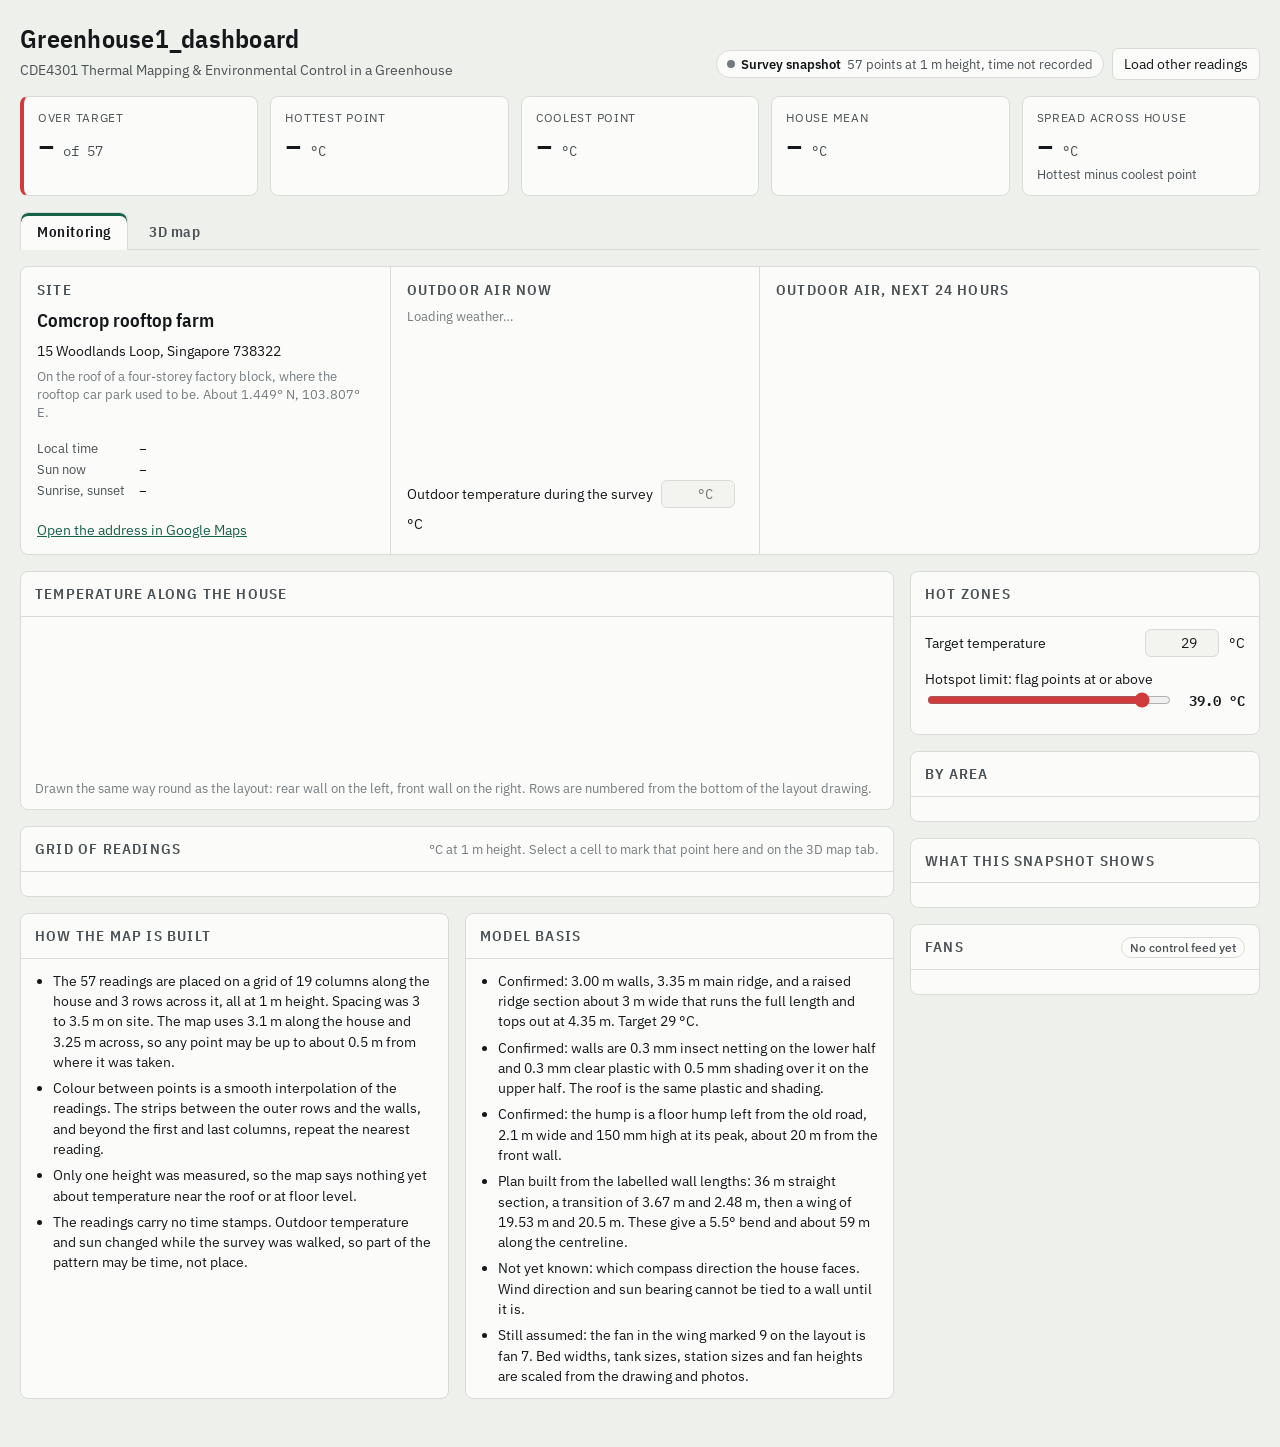
<file: dashboard/template.html>
<!DOCTYPE html>
<html lang="en">
<head>
<meta charset="utf-8">
<meta name="viewport" content="width=device-width, initial-scale=1">
<title>Greenhouse1_dashboard</title>
<link rel="preconnect" href="https://fonts.googleapis.com">
<link href="https://fonts.googleapis.com/css2?family=IBM+Plex+Mono:wght@400;500;600&family=IBM+Plex+Sans:wght@400;500;600&family=IBM+Plex+Sans+Condensed:wght@500;600&display=swap" rel="stylesheet">
<style>
/* Layout idea: control-room sheet. A wide 3D viewport is the centrepiece, a status rail
   sits beside it, and plan-aligned evidence (profile, grid of readings) runs underneath. */
:root {
  --mode: light;
  --bg: #eef0ec;
  --surface: #fbfbf9;
  --surface-2: #f3f4f0;
  --ink: #14181a;
  --ink-2: #4a5155;
  --ink-3: #747b7f;
  --line: #d9dcd6;
  --accent: #17624a;
  --accent-ink: #ffffff;
  --scene: #e4e8e3;
  --good: #0ca30c;
  --warn: #fab219;
  --crit: #d03b3b;
  --s1: #2a78d6;
  --s2: #eb6834;
  --s3: #1baf7a;
  --font-display: "IBM Plex Sans Condensed", "Arial Narrow", "Helvetica Neue", Arial, sans-serif;
  --font-body: "IBM Plex Sans", "Segoe UI", "Helvetica Neue", Arial, sans-serif;
  --font-mono: "IBM Plex Mono", ui-monospace, "SF Mono", Menlo, Consolas, monospace;
  color-scheme: light;
}
@media (prefers-color-scheme: dark) {
  :root:not([data-theme="light"]) {
    --mode: dark;
    --bg: #111413; --surface: #191d1b; --surface-2: #202523; --ink: #eef0ec; --ink-2: #bcc2bc;
    --ink-3: #8b928c; --line: #2d3330; --accent: #5cc79b; --accent-ink: #0c1512; --scene: #0d100f;
    --s1: #3987e5; --s2: #d95926; --s3: #199e70;
    color-scheme: dark;
  }
}
:root[data-theme="dark"] {
  --mode: dark;
  --bg: #111413; --surface: #191d1b; --surface-2: #202523; --ink: #eef0ec; --ink-2: #bcc2bc;
  --ink-3: #8b928c; --line: #2d3330; --accent: #5cc79b; --accent-ink: #0c1512; --scene: #0d100f;
  --s1: #3987e5; --s2: #d95926; --s3: #199e70;
  color-scheme: dark;
}
* { box-sizing: border-box; }
html, body { margin: 0; }
body { background: var(--bg); color: var(--ink); font: 14px/1.45 var(--font-body); }
.wrap { max-width: 1480px; margin: 0 auto; padding: 20px 20px 48px; display: flex; flex-direction: column; gap: 16px; }
h1, h2, h3 { font-family: var(--font-display); font-weight: 600; margin: 0; text-wrap: balance; }
h1 { font-size: 26px; letter-spacing: .01em; }
h2 { font-size: 15px; text-transform: uppercase; letter-spacing: .08em; color: var(--ink-2); }
.num { font-family: var(--font-mono); font-variant-numeric: tabular-nums; }
button, input, select, textarea { font: inherit; color: inherit; }
:focus-visible { outline: 2px solid var(--accent); outline-offset: 2px; }

header.top { display: flex; flex-wrap: wrap; gap: 12px 24px; align-items: flex-end; justify-content: space-between; }
.sub { color: var(--ink-2); margin-top: 2px; }
.source { display: flex; flex-wrap: wrap; gap: 8px; align-items: center; }
.chip { display: inline-flex; flex-wrap: wrap; align-items: center; gap: 2px 6px; padding: 4px 10px; border: 1px solid var(--line); border-radius: 14px; background: var(--surface); color: var(--ink-2); font-size: 12.5px; }
.chip b { color: var(--ink); font-weight: 600; }
.dot { width: 8px; height: 8px; border-radius: 50%; background: var(--ink-3); }
.btn { border: 1px solid var(--line); background: var(--surface); border-radius: 6px; padding: 5px 11px; cursor: pointer; }
.btn:hover { border-color: var(--ink-3); }
.btn.primary { background: var(--accent); color: var(--accent-ink); border-color: var(--accent); }

.tabs { display: flex; gap: 4px; border-bottom: 1px solid var(--line); }
.tabs button { border: 1px solid transparent; border-bottom: 0; background: transparent; padding: 8px 16px; border-radius: 8px 8px 0 0; cursor: pointer; font-family: var(--font-display); font-size: 15px; font-weight: 600; letter-spacing: .04em; color: var(--ink-2); margin-bottom: -1px; }
.tabs button:hover { color: var(--ink); }
.tabs button[aria-selected="true"] { background: var(--surface); border-color: var(--line); color: var(--ink); box-shadow: inset 0 3px 0 var(--accent); }
.panel { display: flex; flex-direction: column; gap: 16px; min-width: 0; }
[hidden] { display: none !important; }
.tiles { display: grid; grid-template-columns: repeat(5, minmax(0, 1fr)); gap: 12px; }
.tile { background: var(--surface); border: 1px solid var(--line); border-radius: 8px; padding: 12px 14px; min-width: 0; }
.tile .k { font-size: 12px; color: var(--ink-2); text-transform: uppercase; letter-spacing: .06em; }
.tile .v { font-family: var(--font-mono); font-size: 28px; font-weight: 500; line-height: 1.15; margin-top: 4px; }
.tile .v small { font-size: 14px; color: var(--ink-2); font-weight: 400; }
.tile .d { color: var(--ink-2); font-size: 12.5px; margin-top: 2px; }
.tile.alert { border-left: 4px solid var(--crit); }

.main { display: grid; grid-template-columns: minmax(0, 1fr) 350px; gap: 16px; align-items: start; }
.col { display: flex; flex-direction: column; gap: 16px; min-width: 0; }
.card { background: var(--surface); border: 1px solid var(--line); border-radius: 8px; min-width: 0; }
.card > .hd { display: flex; flex-wrap: wrap; gap: 8px 14px; align-items: center; justify-content: space-between; padding: 11px 14px; border-bottom: 1px solid var(--line); }
.card > .bd { padding: 12px 14px; }
.hint { color: var(--ink-3); font-size: 12.5px; }

.toolbar { display: flex; flex-wrap: wrap; gap: 8px 14px; align-items: center; }
.seg { display: inline-flex; border: 1px solid var(--line); border-radius: 6px; overflow: hidden; }
.seg button { border: 0; background: transparent; padding: 5px 10px; cursor: pointer; border-right: 1px solid var(--line); }
.seg button:last-child { border-right: 0; }
.seg button[aria-pressed="true"] { background: var(--accent); color: var(--accent-ink); }
.layers { display: flex; flex-wrap: wrap; gap: 4px 12px; padding: 9px 14px; border-bottom: 1px solid var(--line); font-size: 13px; }
.layers label { display: inline-flex; gap: 5px; align-items: center; cursor: pointer; white-space: nowrap; }
.layers input { accent-color: var(--accent); }

.viewport { position: relative; height: clamp(460px, 74vh, 860px); background: var(--scene); border-radius: 0 0 8px 8px; overflow: hidden; touch-action: none; cursor: grab; }
.viewport.drag { cursor: grabbing; }
.viewport canvas { position: absolute; inset: 0; width: 100%; height: 100%; display: block; }
#overlay { position: absolute; inset: 0; pointer-events: none; overflow: hidden; }
.sdot { position: absolute; width: 9px; height: 9px; margin: -4.5px 0 0 -4.5px; border-radius: 50%; background: var(--ink); border: 1.5px solid var(--surface); pointer-events: auto; cursor: pointer; padding: 0; }
.sdot.hot { width: 13px; height: 13px; margin: -6.5px 0 0 -6.5px; background: var(--crit); border-color: #fff; }
.sdot.sel { outline: 2px solid var(--ink); outline-offset: 2px; }
.lab { position: absolute; transform: translate(-50%, -50%); white-space: nowrap; font-size: 11.5px; }
.lab.fl { background: var(--surface); border: 1px solid var(--ink-2); color: var(--ink); border-radius: 4px; padding: 0 5px; font-family: var(--font-mono); font-weight: 600; }
.lab.fl.rc { border-radius: 999px; }
.lab.zone { color: var(--ink-2); font-family: var(--font-display); text-transform: uppercase; letter-spacing: .08em; font-size: 11px; }
.lab.peak { transform: translate(-50%, -100%); background: var(--crit); color: #fff; border-radius: 4px; padding: 1px 6px; font-family: var(--font-mono); font-weight: 600; }
.legend { position: absolute; left: 12px; bottom: 12px; background: var(--surface); border: 1px solid var(--line); border-radius: 6px; padding: 8px 10px 6px; width: 250px; font-size: 12px; }
.legend .bar { height: 10px; border-radius: 2px; margin: 5px 0 2px; }
.legend .ticks { display: flex; justify-content: space-between; font-family: var(--font-mono); font-size: 11px; color: var(--ink-2); }
.zoom { position: absolute; right: 12px; bottom: 12px; display: flex; flex-direction: column; gap: 4px; }
.zoom button { width: 30px; height: 30px; padding: 0; font-size: 17px; line-height: 1; }
.nogl { position: absolute; inset: 0; display: none; align-items: center; justify-content: center; padding: 24px; text-align: center; color: var(--ink-2); }

#tip { position: fixed; z-index: 20; pointer-events: none; background: var(--surface); color: var(--ink); border: 1px solid var(--ink-3); border-radius: 6px; padding: 7px 9px; font-size: 12.5px; box-shadow: 0 4px 14px rgba(0,0,0,.18); display: none; max-width: 240px; }
#tip .t { font-weight: 600; }
#tip table { border-collapse: collapse; margin-top: 3px; }
#tip td { padding: 0 8px 0 0; }
#tip td:last-child { padding: 0; text-align: right; font-family: var(--font-mono); }
.sw { display: inline-block; width: 9px; height: 9px; border-radius: 2px; margin-right: 5px; vertical-align: baseline; }

.thr { display: flex; align-items: center; gap: 10px; }
.thr input[type=range] { flex: 1; accent-color: var(--crit); min-width: 0; }
.thr output { font-family: var(--font-mono); font-weight: 600; min-width: 62px; text-align: right; }
.zonelist { list-style: none; margin: 12px 0 0; padding: 0; display: flex; flex-direction: column; gap: 10px; }
.zonelist li { border-left: 4px solid var(--crit); padding: 2px 0 2px 10px; }
.zonelist .ttl { font-weight: 600; }
.zonelist .ids { color: var(--ink-2); font-size: 12.5px; font-family: var(--font-mono); overflow-wrap: anywhere; }
.pill { display: inline-flex; align-items: center; gap: 4px; padding: 1px 8px; border-radius: 999px; font-size: 12px; font-weight: 600; border: 1px solid transparent; white-space: nowrap; }
.pill.crit { background: color-mix(in srgb, var(--crit) 16%, transparent); border-color: var(--crit); }
.pill.warn { background: color-mix(in srgb, var(--warn) 22%, transparent); border-color: var(--warn); }
.pill.good { background: color-mix(in srgb, var(--good) 14%, transparent); border-color: var(--good); }
.pill.off { color: var(--ink-2); border-color: var(--line); font-weight: 500; }
table.t { width: 100%; border-collapse: collapse; font-size: 13px; }
table.t th { text-align: left; font-weight: 500; color: var(--ink-2); font-size: 12px; padding: 4px 6px 4px 0; border-bottom: 1px solid var(--line); }
table.t td { padding: 6px 6px 6px 0; border-bottom: 1px solid var(--line); vertical-align: top; }
table.t tr:last-child td { border-bottom: 0; }
table.t .r { text-align: right; }
table.t td.r { font-family: var(--font-mono); font-variant-numeric: tabular-nums; }
.fans { display: grid; grid-template-columns: 1fr; gap: 0; }
.fan { display: grid; grid-template-columns: 30px 1fr auto; gap: 8px; align-items: center; padding: 6px 0; border-bottom: 1px solid var(--line); }
.fan:last-child { border-bottom: 0; }
.fan .n { font-family: var(--font-mono); font-weight: 600; border: 1px solid var(--ink-2); border-radius: 4px; text-align: center; }
.fan.circ .n { border-radius: 999px; }
.fan .w { font-size: 12.5px; color: var(--ink-2); }
ul.notes { margin: 0; padding-left: 18px; display: flex; flex-direction: column; gap: 6px; }
ul.notes li { max-width: 68ch; }

.legendrow { display: flex; flex-wrap: wrap; gap: 6px 16px; font-size: 12.5px; color: var(--ink-2); }
.legendrow i { display: inline-block; width: 14px; height: 3px; border-radius: 2px; vertical-align: middle; margin-right: 6px; }
#profile { width: 100%; display: block; }
#profile text { font-family: var(--font-body); font-size: 11.5px; fill: var(--ink-2); }
#profile .num { font-family: var(--font-mono); }
.scroll { overflow-x: auto; }
table.grid { border-collapse: collapse; font-size: 12.5px; width: 100%; min-width: 980px; }
table.grid th { font-weight: 500; color: var(--ink-2); padding: 4px 3px; text-align: center; font-size: 11.5px; }
table.grid th.rh { text-align: left; white-space: nowrap; padding-right: 10px; }
table.grid td { padding: 2px; text-align: center; }
.cell { display: block; width: 100%; border: 1px solid transparent; background: transparent; border-radius: 4px; padding: 3px 0 0; cursor: pointer; font-family: var(--font-mono); font-variant-numeric: tabular-nums; }
.cell small { display: block; color: var(--ink-3); font-size: 10.5px; }
.cell i { display: block; height: 5px; margin-top: 3px; border-radius: 0 0 3px 3px; }
.cell.hot { font-weight: 600; border-color: var(--crit); }
.cell.sel { outline: 2px solid var(--ink); outline-offset: 1px; }
.cell:hover { border-color: var(--ink-3); }
.two { display: grid; grid-template-columns: 1fr 1fr; gap: 16px; }
dialog { border: 1px solid var(--line); border-radius: 10px; background: var(--surface); color: var(--ink); padding: 18px; width: min(520px, calc(100vw - 32px)); }
dialog::backdrop { background: rgba(0,0,0,.45); }
dialog textarea { width: 100%; height: 220px; font-family: var(--font-mono); font-size: 12.5px; background: var(--surface-2); border: 1px solid var(--line); border-radius: 6px; padding: 8px; margin: 10px 0; }
dialog .row { display: flex; gap: 8px; justify-content: flex-end; flex-wrap: wrap; }
#pasteMsg { color: var(--crit); font-size: 12.5px; min-height: 18px; }

.site { display: grid; grid-template-columns: 1fr 1fr 1.35fr; }
.site > div { padding: 12px 16px 14px; border-right: 1px solid var(--line); min-width: 0; display: flex; flex-direction: column; gap: 6px; }
.site > div:last-child { border-right: 0; }
.site .big { font-family: var(--font-display); font-size: 19px; font-weight: 600; }
.site a { color: var(--accent); }
.wxT { font-family: var(--font-mono); font-size: 30px; font-weight: 500; line-height: 1.1; }
.wxT small { font-size: 14px; color: var(--ink-2); font-weight: 400; }
.kv { display: grid; grid-template-columns: auto 1fr; gap: 2px 14px; font-size: 13px; }
.kv dt { color: var(--ink-2); } .kv dd { margin: 0; font-family: var(--font-mono); font-variant-numeric: tabular-nums; }
.inl { display: flex; flex-wrap: wrap; gap: 6px 8px; align-items: center; }
.inl input { width: 74px; padding: 3px 6px; border: 1px solid var(--line); border-radius: 6px; background: var(--surface-2); text-align: right; font-family: var(--font-mono); }
#wxChart { width: 100%; display: block; }
#wxChart text { font-family: var(--font-mono); font-size: 11px; fill: var(--ink-2); }
@media (max-width: 1100px) { .site { grid-template-columns: 1fr 1fr; } .site > div:nth-child(2) { border-right: 0; } .site > div:last-child { grid-column: 1 / -1; border-top: 1px solid var(--line); } }
@media (max-width: 640px) { .site { grid-template-columns: 1fr; } .site > div { border-right: 0; border-top: 1px solid var(--line); } .site > div:first-child { border-top: 0; } }
@media (max-width: 1100px) { .main { grid-template-columns: 1fr; } .tiles { grid-template-columns: repeat(3, minmax(0, 1fr)); } }
@media (max-width: 640px) {
  .wrap { padding: 16px 16px 40px; } .tiles { grid-template-columns: repeat(2, minmax(0, 1fr)); }
  .viewport { height: clamp(360px, 64vh, 560px); } .sdot { width: 6px; height: 6px; margin: -3px 0 0 -3px; border-width: 1px; } .sdot.hot { width: 8px; height: 8px; margin: -4px 0 0 -4px; } .two { grid-template-columns: 1fr; } .legend { width: 190px; } h1 { font-size: 22px; }
}
</style>
</head>
<body>
<div class="wrap">
  <header class="top">
    <div>
      <h1>Greenhouse1_dashboard</h1>
      <div class="sub">CDE4301 Thermal Mapping &amp; Environmental Control in a Greenhouse</div>
    </div>
    <div class="source">
      <span class="chip"><span class="dot" id="srcDot"></span><b id="srcName">Survey snapshot</b><span id="srcMeta">57 points at 1 m height, time not recorded</span></span>
      <button class="btn" id="btnPaste" type="button">Load other readings</button>
    </div>
  </header>

  <section class="tiles" aria-label="Summary">
    <div class="tile alert"><div class="k">Over target</div><div class="v"><span id="kHot">–</span><small> of <span id="kN">57</span></small></div><div class="d" id="kHotD"></div></div>
    <div class="tile"><div class="k">Hottest point</div><div class="v"><span id="kMax">–</span><small> °C</small></div><div class="d" id="kMaxD"></div></div>
    <div class="tile"><div class="k">Coolest point</div><div class="v"><span id="kMin">–</span><small> °C</small></div><div class="d" id="kMinD"></div></div>
    <div class="tile"><div class="k">House mean</div><div class="v"><span id="kMean">–</span><small> °C</small></div><div class="d" id="kMeanD"></div></div>
    <div class="tile"><div class="k">Spread across house</div><div class="v"><span id="kSpread">–</span><small> °C</small></div><div class="d">Hottest minus coolest point</div></div>
  </section>

  <nav class="tabs" role="tablist" aria-label="Views">
    <button type="button" role="tab" id="tabMon" aria-controls="panelMon" aria-selected="true">Monitoring</button>
    <button type="button" role="tab" id="tabMap" aria-controls="panelMap" aria-selected="false">3D map</button>
  </nav>

  <div class="panel" id="panelMap" role="tabpanel" aria-labelledby="tabMap" hidden>
    <section class="card">
      <div class="hd">
        <h2>3D thermal map</h2>
        <div class="toolbar">
          <div class="seg" role="group" aria-label="Colour by">
            <button type="button" id="mAbs" aria-pressed="true">Temperature</button>
            <button type="button" id="mDev" aria-pressed="false">Difference from mean</button>
          </div>
          <div class="seg" role="group" aria-label="View">
            <button type="button" id="vIso" aria-pressed="true">3D</button>
            <button type="button" id="vTop" aria-pressed="false">Plan</button>
            <button type="button" id="vFront" aria-pressed="false">Front</button>
          </div>
        </div>
      </div>
      <div class="layers" id="layers">
        <label><input type="checkbox" id="lHeat" checked> Heat map</label>
        <label><input type="checkbox" id="lIso" checked> 0.5 °C contour lines</label>
        <label><input type="checkbox" id="lRelief"> Raise hot areas</label>
        <label><input type="checkbox" id="lSens" checked> Measurement points</label>
        <label><input type="checkbox" id="lFans" checked> Fans and airflow</label>
        <label><input type="checkbox" id="lBeds" checked> Beds and equipment</label>
        <label><input type="checkbox" id="lShell" checked> Walls and roof</label>
        <label><input type="checkbox" id="lLabels" checked> Labels</label>
      </div>
      <div class="viewport" id="viewport">
        <canvas id="gl" aria-label="3D model of Greenhouse 1 with the temperature map at 1 m height. The grid of readings below gives the same values as a table."></canvas>
        <div id="overlay"></div>
        <div class="legend" id="legend"></div>
        <div class="zoom"><button class="btn" type="button" id="zIn" aria-label="Zoom in">+</button><button class="btn" type="button" id="zOut" aria-label="Zoom out">−</button></div>
        <div class="nogl" id="nogl">This browser could not start the 3D view. The profile chart and the grid of readings below show the same data.</div>
      </div>
    </section>
  </div>

  <div class="panel" id="panelMon" role="tabpanel" aria-labelledby="tabMon">
  <section class="card site" aria-label="Site and weather">
    <div>
      <h2>Site</h2>
      <div class="big">Comcrop rooftop farm</div>
      <div>15 Woodlands Loop, Singapore 738322</div>
      <div class="hint">On the roof of a four-storey factory block, where the rooftop car park used to be. About 1.449° N, 103.807° E.</div>
      <dl class="kv"><dt>Local time</dt><dd id="sgTime">–</dd><dt>Sun now</dt><dd id="sunNow">–</dd><dt>Sunrise, sunset</dt><dd id="sunRS">–</dd></dl>
      <div><a href="https://www.google.com/maps/search/?api=1&amp;query=15+Woodlands+Loop+Singapore+738322">Open the address in Google Maps</a></div>
    </div>
    <div>
      <h2>Outdoor air now</h2>
      <div id="wxNow"><div class="hint">Loading weather…</div></div>
      <div class="inl" style="margin-top:auto"><label for="outSurvey">Outdoor temperature during the survey</label><input type="number" id="outSurvey" step="0.1" min="15" max="45" placeholder="°C"><span>°C</span></div>
      <div class="hint" id="outCmp"></div>
    </div>
    <div>
      <h2>Outdoor air, next 24 hours</h2>
      <svg id="wxChart" role="img" aria-label="Forecast outdoor air temperature for the next 24 hours against the target"></svg>
      <div id="wxWindow" class="hint"></div>
    </div>
  </section>

  <div class="main">
    <div class="col">
      <section class="card">
        <div class="hd"><h2>Temperature along the house</h2>
          <div class="legendrow" id="profLegend"></div></div>
        <div class="bd"><svg id="profile" role="img" aria-label="Temperature at each measurement column for the three rows, from rear wall to front wall"></svg>
          <div class="hint">Drawn the same way round as the layout: rear wall on the left, front wall on the right. Rows are numbered from the bottom of the layout drawing.</div></div>
      </section>

      <section class="card">
        <div class="hd"><h2>Grid of readings</h2><span class="hint">°C at 1 m height. Select a cell to mark that point here and on the 3D map tab.</span></div>
        <div class="bd scroll"><table class="grid" id="grid"></table></div>
      </section>
  <div class="two">
        <section class="card">
          <div class="hd"><h2>How the map is built</h2></div>
          <div class="bd"><ul class="notes">
            <li>The 57 readings are placed on a grid of 19 columns along the house and 3 rows across it, all at 1 m height. Spacing was 3 to 3.5 m on site. The map uses 3.1 m along the house and 3.25 m across, so any point may be up to about 0.5 m from where it was taken.</li>
            <li>Colour between points is a smooth interpolation of the readings. The strips between the outer rows and the walls, and beyond the first and last columns, repeat the nearest reading.</li>
            <li>Only one height was measured, so the map says nothing yet about temperature near the roof or at floor level.</li>
            <li>The readings carry no time stamps. Outdoor temperature and sun changed while the survey was walked, so part of the pattern may be time, not place.</li>
          </ul></div>
        </section>
        <section class="card">
          <div class="hd"><h2>Model basis</h2></div>
      <div class="bd"><ul class="notes">
        <li>Confirmed: 3.00 m walls, 3.35 m main ridge, and a raised ridge section about 3 m wide that runs the full length and tops out at 4.35 m. Target 29 °C.</li>
        <li>Confirmed: walls are 0.3 mm insect netting on the lower half and 0.3 mm clear plastic with 0.5 mm shading over it on the upper half. The roof is the same plastic and shading.</li>
        <li>Confirmed: the hump is a floor hump left from the old road, 2.1 m wide and 150 mm high at its peak, about 20 m from the front wall.</li>
        <li>Plan built from the labelled wall lengths: 36 m straight section, a transition of 3.67 m and 2.48 m, then a wing of 19.53 m and 20.5 m. These give a 5.5° bend and about 59 m along the centreline.</li>
        <li>Not yet known: which compass direction the house faces. Wind direction and sun bearing cannot be tied to a wall until it is.</li>
        <li>Still assumed: the fan in the wing marked 9 on the layout is fan 7. Bed widths, tank sizes, station sizes and fan heights are scaled from the drawing and photos.</li>
      </ul></div>
        </section>
      </div>
    </div>

    <aside class="col">
      <section class="card">
        <div class="hd"><h2>Hot zones</h2></div>
        <div class="bd">
          <div class="thr"><label for="tgt">Target temperature</label><span style="flex:1"></span><input type="number" id="tgt" min="15" max="45" step="0.5" value="29" class="num" style="width:74px;padding:3px 6px;border:1px solid var(--line);border-radius:6px;background:var(--surface-2);text-align:right"><span>°C</span></div>
          <div class="hint" id="tgtNote" style="margin:4px 0 12px"></div>
          <label for="thr">Hotspot limit: flag points at or above</label>
          <div class="thr"><input type="range" id="thr" min="29" max="40" step="0.1" value="39"><output id="thrOut" for="thr">39.0 °C</output></div>
          <div class="hint" id="thrNote"></div>
          <ul class="zonelist" id="zones"></ul>
        </div>
      </section>
      <section class="card">
        <div class="hd"><h2>By area</h2></div>
        <div class="bd"><table class="t" id="areas"></table></div>
      </section>
      <section class="card">
        <div class="hd"><h2>What this snapshot shows</h2></div>
        <div class="bd"><ul class="notes" id="insights"></ul></div>
      </section>
      <section class="card">
        <div class="hd"><h2>Fans</h2><span class="pill off">No control feed yet</span></div>
        <div class="bd"><div class="fans" id="fans"></div></div>
      </section>
    </aside>
  </div>

  </div>
</div>

<div id="tip" role="status"></div>
<dialog id="dlg">
  <h3>Load other readings</h3>
  <p class="hint">One point per line, for example <span class="num">T12 38.1</span>. Points you leave out keep their current value.</p>
  <label for="paste" class="hint">Readings</label>
  <textarea id="paste" spellcheck="false"></textarea>
  <div id="pasteMsg"></div>
  <div class="row">
    <button class="btn" type="button" id="dlgReset">Restore survey</button>
    <button class="btn" type="button" id="dlgCancel">Cancel</button>
    <button class="btn primary" type="button" id="dlgApply">Apply</button>
  </div>
</dialog>

<script>
(() => {
"use strict";
const MODEL = __MODEL__;
const SURVEY = __SURVEY__;
const G = MODEL.params, SENS = MODEL.sensors, NCOL = 19, NROW = 3;
const $ = id => document.getElementById(id);
const fmt = v => v.toFixed(1);
const colS = k => G.S0 + G.DS * k;

/* ---------- state ---------- */
const state = { T: Object.assign({}, SURVEY), target: 29.0, thr: 39.0, mode: "abs", sel: null,
  source: "Survey snapshot", meta: "57 points at 1 m height, time not recorded", live: false };
let stats = null;

/* ---------- geometry mapping (same as the CAD model) ---------- */
const sEnd = t => G.S_W1 + G.WING_BOT + (G.WING_TOP - G.WING_BOT) * t / G.W;
const UX = -Math.cos(G.TH), UY = -Math.sin(G.TH);
function plan(s, t) {
  if (s <= G.L_MAIN) return [G.L_MAIN - s, t];
  const wx = -(G.R0 + t) * Math.sin(G.TH), wy = -G.R0 + (G.R0 + t) * Math.cos(G.TH);
  if (s <= G.S_W1) { const f = (s - G.L_MAIN) / G.LW; return [wx * f, t + (wy - t) * f]; }
  const d = s - G.S_W1; return [wx + d * UX, wy + d * UY];
}
const CX = 6.5, CY = 5.2;
const W3 = (x, y, z) => [x - CX, z, -(y - CY)];
const ST3 = (s, t, z) => { const p = plan(s, t); return W3(p[0], p[1], z); };

/* ---------- colour ramps ---------- */
const SEQ = ["#fff3b0", "#fed26b", "#fca348", "#f4692f", "#dc2f2a", "#a50f2d"];
const DIVL = ["#1c5cab", "#5598e7", "#b7d3f6", "#f0efec", "#f3b7a9", "#e0604f", "#a8201f"];
const DIVD = ["#3987e5", "#2f65a8", "#2f4667", "#383835", "#6b3a36", "#b9453d", "#e66767"];
const hex = h => [1, 3, 5].map(i => parseInt(h.slice(i, i + 2), 16) / 255);
function rampAt(stops, f) {
  f = Math.min(1, Math.max(0, f)) * (stops.length - 1);
  const i = Math.min(stops.length - 2, Math.floor(f)), a = hex(stops[i]), b = hex(stops[i + 1]), u = f - i;
  return [a[0] + (b[0] - a[0]) * u, a[1] + (b[1] - a[1]) * u, a[2] + (b[2] - a[2]) * u];
}
const css = c => `rgb(${c.map(v => Math.round(v * 255)).join(",")})`;
const isDark = () => getComputedStyle(document.documentElement).getPropertyValue("--mode").trim() === "dark";
function colourOf(T) {
  if (state.mode === "abs") return rampAt(SEQ, (T - stats.d0) / (stats.d1 - stats.d0));
  return rampAt(isDark() ? DIVD : DIVL, (T - stats.mean + stats.dev) / (2 * stats.dev));
}

/* ---------- statistics, interpolation ---------- */
function grid() { const g = []; for (let k = 0; k < NCOL; k++) { g.push([]); for (let r = 0; r < NROW; r++) g[k].push(state.T["T" + (3 * k + r + 1)]); } return g; }
function recompute() {
  const vals = SENS.map(s => state.T[s.id]);
  const mean = vals.reduce((a, b) => a + b, 0) / vals.length;
  let mx = SENS[0], mn = SENS[0];
  for (const s of SENS) { if (state.T[s.id] > state.T[mx.id]) mx = s; if (state.T[s.id] < state.T[mn.id]) mn = s; }
  const max = state.T[mx.id], min = state.T[mn.id];
  const dev = Math.max(0.5, Math.ceil(Math.max(max - mean, mean - min) * 2) / 2);
  stats = { mean, max, min, maxS: mx, minS: mn, d0: Math.floor(min * 2) / 2, d1: Math.max(Math.ceil(max * 2) / 2, Math.floor(min * 2) / 2 + 0.5), dev, g: grid() };
}
const cub = (a, b, c, d, f) => b + 0.5 * f * (c - a + f * (2 * a - 5 * b + 4 * c - d + f * (3 * (b - c) + d - a)));
function tempAt(s, t) {
  const g = stats.g, cs = Math.min(NCOL - 1, Math.max(0, (s - G.S0) / G.DS)), ct = Math.min(NROW - 1, Math.max(0, (t - G.T0) / G.DT));
  const k = Math.min(NCOL - 2, Math.floor(cs)), fs = cs - k, r = Math.min(NROW - 2, Math.floor(ct)), ft = ct - r;
  const col = j => { const K = i => g[Math.min(NCOL - 1, Math.max(0, i))][Math.min(NROW - 1, Math.max(0, j))]; return cub(K(k - 1), K(k), K(k + 1), K(k + 2), fs); };
  const v = cub(col(r - 1), col(r), col(r + 1), col(r + 2), ft);
  return Math.min(stats.max, Math.max(stats.min, v));
}
const relief = () => $("lRelief").checked;
const surfZ = T => G.PLANT_H + 0.03 + (relief() ? (T - stats.min) * 0.45 : 0);

/* ---------- hot zones ---------- */
const AREAS = [
  { name: "Main, front third", span: "0 to 12 m", cols: [0, 3] }, { name: "Main, middle third", span: "12 to 24 m", cols: [4, 7] },
  { name: "Main, rear third", span: "24 to 36 m", cols: [8, 11] }, { name: "Transition", span: "36 to 39 m", cols: [12, 12] },
  { name: "Wing, near half", span: "39 to 49 m", cols: [13, 15] }, { name: "Wing, far half", span: "49 to 59 m", cols: [16, 18] }];
const areaOf = col => AREAS.find(a => col >= a.cols[0] && col <= a.cols[1]);
function clusters() {
  const hot = new Set(SENS.filter(s => state.T[s.id] >= state.thr - 1e-9).map(s => s.id)), seen = new Set(), out = [];
  const at = (k, r) => (k < 0 || k >= NCOL || r < 1 || r > 3) ? null : "T" + (3 * k + r);
  for (const s of SENS) {
    if (!hot.has(s.id) || seen.has(s.id)) continue;
    const q = [s], mem = []; seen.add(s.id);
    while (q.length) { const c = q.pop(); mem.push(c);
      for (let dk = -1; dk <= 1; dk++) for (let dr = -1; dr <= 1; dr++) { const id = at(c.col + dk, c.row + dr);
        if (id && hot.has(id) && !seen.has(id)) { seen.add(id); q.push(SENS[parseInt(id.slice(1)) - 1]); } } }
    mem.sort((a, b) => state.T[b.id] - state.T[a.id]);
    const cx = mem.reduce((a, m) => a + m.x, 0) / mem.length, cy = mem.reduce((a, m) => a + m.y, 0) / mem.length;
    const near = MODEL.fans.map(f => ({ f, d: Math.hypot(f.x - cx, f.y - cy) })).sort((a, b) => a.d - b.d).slice(0, 2);
    const s0 = Math.min(...mem.map(m => m.s)), s1 = Math.max(...mem.map(m => m.s));
    const names = [...new Set(mem.map(m => areaOf(m.col).name.split(",")[0]))];
    out.push({ mem, peak: mem[0], near, s0, s1, where: names.join(" and ") });
  }
  return out.sort((a, b) => b.mem.length - a.mem.length);
}

/* ---------- WebGL ---------- */
const canvas = $("gl"), vp = $("viewport"), overlay = $("overlay");
const gl = canvas.getContext("webgl", { antialias: true, alpha: false }) || canvas.getContext("experimental-webgl");
let prog, loc = {}, dirty = true;
const cam = { az: 0.14, el: 0.74, dist: 70, target: [0, 1.2, 0] };
function initGL() {
  if (!gl) { $("nogl").style.display = "flex"; return false; }
  const sh = (type, src) => { const s = gl.createShader(type); gl.shaderSource(s, src); gl.compileShader(s); return s; };
  prog = gl.createProgram();
  gl.attachShader(prog, sh(gl.VERTEX_SHADER, "attribute vec3 aP;attribute vec3 aN;attribute vec4 aC;uniform mat4 uM;varying vec4 vC;varying vec3 vN;void main(){vC=aC;vN=aN;gl_Position=uM*vec4(aP,1.0);}"));
  gl.attachShader(prog, sh(gl.FRAGMENT_SHADER, "precision mediump float;varying vec4 vC;varying vec3 vN;uniform vec3 uL;uniform float uLit;void main(){float d=abs(dot(normalize(vN+vec3(0.0,0.0001,0.0)),uL));float s=mix(1.0,0.6+0.4*d,uLit);gl_FragColor=vec4(vC.rgb*s,vC.a);}"));
  gl.linkProgram(prog);
  if (!gl.getProgramParameter(prog, gl.LINK_STATUS)) { $("nogl").style.display = "flex"; return false; }
  gl.useProgram(prog);
  for (const n of ["aP", "aN", "aC"]) loc[n] = gl.getAttribLocation(prog, n);
  for (const n of ["uM", "uL", "uLit"]) loc[n] = gl.getUniformLocation(prog, n);
  return true;
}
class Batch {
  constructor() { this.d = []; }
  v(p, n, c) { this.d.push(p[0], p[1], p[2], n[0], n[1], n[2], c[0], c[1], c[2], c[3]); }
  tri(a, b, c, col) { const u = [b[0] - a[0], b[1] - a[1], b[2] - a[2]], w = [c[0] - a[0], c[1] - a[1], c[2] - a[2]];
    const n = [u[1] * w[2] - u[2] * w[1], u[2] * w[0] - u[0] * w[2], u[0] * w[1] - u[1] * w[0]]; this.v(a, n, col); this.v(b, n, col); this.v(c, n, col); }
  tri3(a, b, c, ca, cb, cc) { const u = [b[0] - a[0], b[1] - a[1], b[2] - a[2]], w = [c[0] - a[0], c[1] - a[1], c[2] - a[2]];
    const n = [u[1] * w[2] - u[2] * w[1], u[2] * w[0] - u[0] * w[2], u[0] * w[1] - u[1] * w[0]]; this.v(a, n, ca); this.v(b, n, cb); this.v(c, n, cc); }
  quad(a, b, c, d, col) { this.tri(a, b, c, col); this.tri(a, c, d, col); }
  line(a, b, col) { this.v(a, [0, 1, 0], col); this.v(b, [0, 1, 0], col); }
  get count() { return this.d.length / 10; }
}
const bufs = {};
function upload(name, batch, extra) {
  if (bufs[name]) gl.deleteBuffer(bufs[name].b);
  const b = gl.createBuffer(); gl.bindBuffer(gl.ARRAY_BUFFER, b); gl.bufferData(gl.ARRAY_BUFFER, new Float32Array(batch.d), gl.STATIC_DRAW);
  bufs[name] = Object.assign({ b, n: batch.count }, extra || {});
}
function draw(name, mode, lit, first, count) {
  const o = bufs[name]; if (!o || !o.n) return;
  gl.bindBuffer(gl.ARRAY_BUFFER, o.b);
  gl.enableVertexAttribArray(loc.aP); gl.vertexAttribPointer(loc.aP, 3, gl.FLOAT, false, 40, 0);
  gl.enableVertexAttribArray(loc.aN); gl.vertexAttribPointer(loc.aN, 3, gl.FLOAT, false, 40, 12);
  gl.enableVertexAttribArray(loc.aC); gl.vertexAttribPointer(loc.aC, 4, gl.FLOAT, false, 40, 24);
  gl.uniform1f(loc.uLit, lit);
  gl.drawArrays(mode, first || 0, count === undefined ? o.n : count);
}

/* scene palette per theme */
function pal() {
  const d = isDark();
  return {
    bg: hex(d ? "#0d100f" : "#e4e8e3"), ink: d ? [0.93, 0.94, 0.92] : [0.08, 0.09, 0.1],
    floor: d ? [0.17, 0.19, 0.18, 1] : [0.83, 0.85, 0.81, 1], kerb: d ? [0.36, 0.38, 0.37, 1] : [0.6, 0.62, 0.59, 1],
    mesh: d ? [0.45, 0.7, 0.58, 0.22] : [0.25, 0.5, 0.4, 0.2], plastic: d ? [0.7, 0.82, 0.86, 0.1] : [0.55, 0.68, 0.74, 0.13],
    roof: d ? [0.7, 0.82, 0.86, 0.06] : [0.55, 0.68, 0.74, 0.08], monitor: d ? [0.7, 0.82, 0.86, 0.1] : [0.55, 0.68, 0.74, 0.13],
    bed: d ? [0.2, 0.42, 0.24, 1] : [0.36, 0.6, 0.36, 1], germ: d ? [0.42, 0.56, 0.2, 1] : [0.62, 0.78, 0.36, 1],
    tank: d ? [0.2, 0.42, 0.66, 1] : [0.33, 0.58, 0.84, 1], hump: [0.9, 0.72, 0.1, 1],
    station: d ? [0.42, 0.43, 0.42, 1] : [0.66, 0.66, 0.63, 1], airlock: d ? [0.6, 0.63, 0.66, 0.35] : [0.4, 0.43, 0.46, 0.35],
    fan_exh: [0.92, 0.41, 0.2, 1], fan_circ: d ? [0.85, 0.87, 0.85, 1] : [0.16, 0.17, 0.18, 1], crit: [0.82, 0.23, 0.23, 1]
  };
}
const SHELL = new Set(["mesh", "plastic", "roof", "monitor", "kerb", "airlock"]);
const EQUIP = new Set(["bed", "germ", "tank", "hump", "station", "fan_exh", "fan_circ"]);
let transList = [];
function solidVerts(sd) { const out = []; for (let i = 0; i < sd.v.length; i += 3) out.push(W3(sd.v[i], sd.v[i + 1], sd.v[i + 2])); return out; }
function buildStatic() {
  if (!gl) return;
  const p = pal(), opq = new Batch(), eq = new Batch(), fan = new Batch(), lines = new Batch(), tr = new Batch(); transList = [];
  const edge = [p.ink[0], p.ink[1], p.ink[2], isDark() ? 0.5 : 0.46];
  for (const sd of MODEL.solids) {
    const V = solidVerts(sd), col = p[sd.c], transparent = col[3] < 1;
    const tgt = transparent ? tr : (sd.c.startsWith("fan") ? fan : (EQUIP.has(sd.c) ? eq : opq));
    const first = tgt.count;
    for (let i = 0; i < sd.i.length; i += 3) tgt.tri(V[sd.i[i]], V[sd.i[i + 1]], V[sd.i[i + 2]], col);
    if (transparent) { const c = [0, 0, 0]; for (const q of V) { c[0] += q[0] / V.length; c[1] += q[1] / V.length; c[2] += q[2] / V.length; }
      transList.push({ first, count: tgt.count - first, c }); }
    if (SHELL.has(sd.c) && sd.c !== "kerb") for (let i = 0; i < sd.e.length; i += 2) lines.line(V[sd.e[i]], V[sd.e[i + 1]], edge);
  }
  // airflow arrows
  const ac = [p.ink[0], p.ink[1], p.ink[2], 0.9];
  for (const f of MODEL.fans) {
    const len = f.type === "exhaust" ? 2.2 : 3.2, w = 0.11, hx = f.dx, hy = f.dy, nx = -hy, ny = hx, z = f.z;
    const a = [f.x + hx * 0.5, f.y + hy * 0.5], b = [f.x + hx * (0.5 + len), f.y + hy * (0.5 + len)];
    const q = (pt, o, e) => W3(pt[0] + nx * o + hx * e, pt[1] + ny * o + hy * e, z);
    fan.quad(q(a, -w, 0), q(b, -w, 0), q(b, w, 0), q(a, w, 0), ac);
    fan.tri(q(b, -0.42, 0), q(b, 0, 0.9), q(b, 0.42, 0), ac);
  }
  upload("opq", opq); upload("eq", eq); upload("fan", fan); upload("shellLines", lines); upload("tr", tr);
  gl.clearColor(p.bg[0], p.bg[1], p.bg[2], 1);
}
function buildHeat() {
  if (!gl) return;
  const p = pal(), heat = new Batch(), iso = new Batch(), out = new Batch();
  const NS = 120, NT = 25, S = [], Tt = [], val = [], pos = [];
  for (let j = 0; j <= NT; j++) { const t = G.W * j / NT; Tt.push(t); S.push([]); val.push([]); pos.push([]);
    for (let i = 0; i <= NS; i++) { const s = sEnd(t) * i / NS, T = tempAt(s, t); S[j].push(s); val[j].push(T); pos[j].push(ST3(s, t, surfZ(T))); } }
  for (let j = 0; j < NT; j++) for (let i = 0; i < NS; i++) {
    const c = (a, b) => { const k = colourOf(val[a][b]); return [k[0], k[1], k[2], 0.93]; };
    heat.tri3(pos[j][i], pos[j][i + 1], pos[j + 1][i + 1], c(j, i), c(j, i + 1), c(j + 1, i + 1));
    heat.tri3(pos[j][i], pos[j + 1][i + 1], pos[j + 1][i], c(j, i), c(j + 1, i + 1), c(j + 1, i));
  }
  // contour lines every 0.5 degC (marching squares on the same grid)
  const ic = [p.ink[0], p.ink[1], p.ink[2], 0.5];
  for (let L = Math.ceil(stats.min * 2) / 2; L <= stats.max; L += 0.5) {
    for (let j = 0; j < NT; j++) for (let i = 0; i < NS; i++) {
      const cs = [[j, i], [j, i + 1], [j + 1, i + 1], [j + 1, i]], pts = [];
      for (let e = 0; e < 4; e++) { const a = cs[e], b = cs[(e + 1) % 4], va = val[a[0]][a[1]], vb = val[b[0]][b[1]];
        if ((va < L) !== (vb < L)) { const f = (L - va) / (vb - va), s = S[a[0]][a[1]] + (S[b[0]][b[1]] - S[a[0]][a[1]]) * f, t = Tt[a[0]] + (Tt[b[0]] - Tt[a[0]]) * f; pts.push(ST3(s, t, surfZ(L) + 0.03)); } }
      if (pts.length >= 2) iso.line(pts[0], pts[1], ic);
      if (pts.length === 4) iso.line(pts[2], pts[3], ic);
    }
  }
  // bed outlines on top of the map, sensor stems, hot-zone beacons
  const oc = [p.ink[0], p.ink[1], p.ink[2], 0.24];
  if (!relief()) for (const b of MODEL.beds) { const z = G.PLANT_H + 0.06, c = [ST3(b.s0, b.t0, z), ST3(b.s1, b.t0, z), ST3(b.s1, b.t1, z), ST3(b.s0, b.t1, z)];
    for (let i = 0; i < 4; i++) out.line(c[i], c[(i + 1) % 4], oc); }
  const beacon = new Batch();
  for (const cl of clusters()) { const s = cl.peak, z0 = surfZ(state.T[s.id]), z1 = Math.max(4.9, z0 + 1.6), w = 0.07;
    const a = (dx, dy, z) => W3(s.x + dx, s.y + dy, z);
    beacon.quad(a(-w, 0, z0), a(w, 0, z0), a(w, 0, z1), a(-w, 0, z1), p.crit); beacon.quad(a(0, -w, z0), a(0, w, z0), a(0, w, z1), a(0, -w, z1), p.crit); }
  upload("heat", heat); upload("iso", iso); upload("out", out); upload("beacon", beacon);
}

/* matrices */
const mul = (a, b) => { const o = new Float32Array(16); for (let c = 0; c < 4; c++) for (let r = 0; r < 4; r++) o[c * 4 + r] = a[r] * b[c * 4] + a[4 + r] * b[c * 4 + 1] + a[8 + r] * b[c * 4 + 2] + a[12 + r] * b[c * 4 + 3]; return o; };
const nrm = v => { const l = Math.hypot(v[0], v[1], v[2]) || 1; return [v[0] / l, v[1] / l, v[2] / l]; };
const crs = (a, b) => [a[1] * b[2] - a[2] * b[1], a[2] * b[0] - a[0] * b[2], a[0] * b[1] - a[1] * b[0]];
let MVP = new Float32Array(16), eye = [0, 0, 0], vw = 1, vh = 1;
const FOV = 0.56;
function updateMVP() {
  const ce = Math.cos(cam.el), se = Math.sin(cam.el);
  eye = [cam.target[0] + cam.dist * ce * Math.sin(cam.az), cam.target[1] + cam.dist * se, cam.target[2] + cam.dist * ce * Math.cos(cam.az)];
  const z = nrm([eye[0] - cam.target[0], eye[1] - cam.target[1], eye[2] - cam.target[2]]), x = nrm(crs([0, 1, 0], z)), y = crs(z, x);
  const V = [x[0], y[0], z[0], 0, x[1], y[1], z[1], 0, x[2], y[2], z[2], 0, -(x[0] * eye[0] + x[1] * eye[1] + x[2] * eye[2]), -(y[0] * eye[0] + y[1] * eye[1] + y[2] * eye[2]), -(z[0] * eye[0] + z[1] * eye[1] + z[2] * eye[2]), 1];
  const f = 1 / Math.tan(FOV / 2), n = 0.5, fa = 600, a = vw / vh;
  const Pm = [f / a, 0, 0, 0, 0, f, 0, 0, 0, 0, (fa + n) / (n - fa), -1, 0, 0, 2 * fa * n / (n - fa), 0];
  MVP = mul(Pm, V);
}
function project(p) {
  const w = MVP[3] * p[0] + MVP[7] * p[1] + MVP[11] * p[2] + MVP[15]; if (w <= 0.01) return null;
  const x = (MVP[0] * p[0] + MVP[4] * p[1] + MVP[8] * p[2] + MVP[12]) / w, y = (MVP[1] * p[0] + MVP[5] * p[1] + MVP[9] * p[2] + MVP[13]) / w;
  return [(x * 0.5 + 0.5) * vw, (1 - (y * 0.5 + 0.5)) * vh];
}
function fitDist() { const th = Math.tan(FOV / 2), a = vw / vh; return Math.max(35 / (th * a), 14 / th); }
function setView(v) {
  if (v === "iso") { cam.az = 0.14; cam.el = 0.74; } else if (v === "top") { cam.az = 0; cam.el = 1.555; } else { cam.az = 1.02; cam.el = 0.3; }
  cam.target = v === "front" ? [16, 1.5, 0] : [0, 1.2, 0]; cam.dist = v === "front" ? Math.max(fitDist() * 0.62, 42) : fitDist();
  for (const [id, k] of [["vIso", "iso"], ["vTop", "top"], ["vFront", "front"]]) $(id).setAttribute("aria-pressed", String(k === v));
  dirty = true;
}

/* ---------- overlay (points, labels) ---------- */
const dots = {}, labels = [];
function buildOverlay() {
  overlay.textContent = ""; labels.length = 0;
  const mk = (cls, text, p3) => { const e = document.createElement("div"); e.className = "lab " + cls; e.textContent = text; overlay.appendChild(e); labels.push({ e, p3, cls }); return e; };
  const zz = [["Front wall", ST3(-1.0, 14.2, 0)], ["Main section", ST3(18, -1.6, 0)], ["Transition", ST3(37.5, -1.6, 0)], ["Wing", ST3(49, -1.6, 0)], ["Rear wall", ST3(sEnd(12.5) + 1.0, 14.2, 0)],
    ["Row 1", ST3(sEnd(3.25) + 4.2, 3.25, 0)], ["Row 2", ST3(sEnd(6.25) + 4.2, 6.25, 0)], ["Row 3", ST3(sEnd(9.25) + 4.2, 9.25, 0)]];
  for (const [t, p] of zz) mk("zone", t, p);
  for (const f of MODEL.fans) mk("fl " + (f.type === "circ" ? "rc" : "sq"), f.id, W3(f.x - f.dx * 0.2, f.y - f.dy * 0.2, f.z + 0.75));
  for (const s of SENS) { const b = document.createElement("button"); b.type = "button"; b.className = "sdot"; b.tabIndex = -1; b.dataset.id = s.id; overlay.appendChild(b); dots[s.id] = b;
    b.addEventListener("pointerenter", ev => showTip(ev, sensorTip(s))); b.addEventListener("pointerleave", hideTip);
    b.addEventListener("pointerdown", ev => ev.stopPropagation()); b.addEventListener("click", () => select(s.id)); }
}
let peakLabels = [];
function syncOverlayData() {
  for (const e of peakLabels) e.e.remove(); peakLabels = [];
  for (const s of SENS) { const d = dots[s.id]; d.classList.toggle("hot", state.T[s.id] >= state.thr - 1e-9); d.classList.toggle("sel", state.sel === s.id);
    d.setAttribute("aria-label", `${s.id}, ${fmt(state.T[s.id])} degrees`); }
  for (const cl of clusters()) { const s = cl.peak, e = document.createElement("div"); e.className = "lab peak"; e.textContent = `${s.id} ${fmt(state.T[s.id])}°`; overlay.appendChild(e);
    peakLabels.push({ e, p3: W3(s.x, s.y, Math.max(4.9, surfZ(state.T[s.id]) + 1.6)), cls: "peak" }); }
}
function placeOverlay() {
  const showL = $("lLabels").checked, showS = $("lSens").checked, showF = $("lFans").checked;
  for (const l of labels.concat(peakLabels)) { const on = l.cls.startsWith("fl") ? showF : (l.cls === "peak" ? true : showL), q = on ? project(l.p3) : null;
    if (!q || q[0] < -40 || q[0] > vw + 40 || q[1] < -20 || q[1] > vh + 20) { l.e.style.display = "none"; continue; }
    l.e.style.display = ""; l.e.style.left = q[0].toFixed(1) + "px"; l.e.style.top = q[1].toFixed(1) + "px"; }
  for (const s of SENS) { const d = dots[s.id], q = showS ? project(W3(s.x, s.y, surfZ(state.T[s.id]) + 0.05)) : null;
    if (!q || q[0] < 0 || q[0] > vw || q[1] < 0 || q[1] > vh) { d.style.display = "none"; continue; }
    d.style.display = ""; d.style.left = q[0].toFixed(1) + "px"; d.style.top = q[1].toFixed(1) + "px"; }
}

/* ---------- render ---------- */
function render() {
  if (!dirty) return;
  const r = vp.getBoundingClientRect(), dpr = Math.min(2, window.devicePixelRatio || 1);
  if (r.width < 2 || r.height < 2) return;
  dirty = false;
  vw = Math.max(1, r.width); vh = Math.max(1, r.height);
  updateMVP();
  if (gl) {
    const cw = Math.round(vw * dpr), ch = Math.round(vh * dpr);
    if (canvas.width !== cw || canvas.height !== ch) { canvas.width = cw; canvas.height = ch; }
    gl.viewport(0, 0, cw, ch); gl.clear(gl.COLOR_BUFFER_BIT | gl.DEPTH_BUFFER_BIT);
    gl.enable(gl.DEPTH_TEST); gl.depthFunc(gl.LEQUAL); gl.disable(gl.CULL_FACE);
    gl.enable(gl.BLEND); gl.blendFunc(gl.SRC_ALPHA, gl.ONE_MINUS_SRC_ALPHA);
    gl.uniformMatrix4fv(loc.uM, false, MVP); gl.uniform3fv(loc.uL, nrm([0.35, 0.85, 0.4]));
    gl.depthMask(true);
    draw("opq", gl.TRIANGLES, 1);
    if ($("lBeds").checked) draw("eq", gl.TRIANGLES, 1);
    if ($("lHeat").checked) { draw("heat", gl.TRIANGLES, relief() ? 0.55 : 0); if ($("lIso").checked) draw("iso", gl.LINES, 0); draw("out", gl.LINES, 0); }
    if ($("lFans").checked) draw("fan", gl.TRIANGLES, 0.6);
    draw("beacon", gl.TRIANGLES, 0);
    if ($("lShell").checked) {
      draw("shellLines", gl.LINES, 0);
      gl.depthMask(false);
      const d2 = o => (o.c[0] - eye[0]) ** 2 + (o.c[1] - eye[1]) ** 2 + (o.c[2] - eye[2]) ** 2;
      for (const o of transList.slice().sort((a, b) => d2(b) - d2(a))) draw("tr", gl.TRIANGLES, 0.5, o.first, o.count);
      gl.depthMask(true);
    }
  }
  placeOverlay();
}
function loop() { render(); requestAnimationFrame(loop); }

/* ---------- interaction ---------- */
const ptrs = new Map(); let pinch = 0;
vp.addEventListener("pointerdown", e => { if (e.target.closest(".legend,.zoom")) return; vp.setPointerCapture(e.pointerId); ptrs.set(e.pointerId, [e.clientX, e.clientY, e.button, e.shiftKey]); vp.classList.add("drag"); hideTip(); });
vp.addEventListener("pointermove", e => {
  const p = ptrs.get(e.pointerId); if (!p) return;
  const dx = e.clientX - p[0], dy = e.clientY - p[1]; p[0] = e.clientX; p[1] = e.clientY;
  if (ptrs.size === 2) { const a = [...ptrs.values()], d = Math.hypot(a[0][0] - a[1][0], a[0][1] - a[1][1]); if (pinch) cam.dist = Math.min(260, Math.max(8, cam.dist * pinch / d)); pinch = d; dirty = true; return; }
  if (p[2] === 2 || p[3]) { const k = cam.dist * 0.0016, rx = [Math.cos(cam.az), 0, -Math.sin(cam.az)], fx = [Math.sin(cam.az), 0, Math.cos(cam.az)];
    cam.target[0] -= rx[0] * dx * k + fx[0] * dy * k * -1; cam.target[2] -= rx[2] * dx * k + fx[2] * dy * k * -1; cam.target[0] = Math.max(-40, Math.min(40, cam.target[0])); cam.target[2] = Math.max(-25, Math.min(25, cam.target[2])); }
  else { cam.az -= dx * 0.006; cam.el = Math.min(1.555, Math.max(0.04, cam.el + dy * 0.006)); }
  for (const id of ["vIso", "vTop", "vFront"]) $(id).setAttribute("aria-pressed", "false");
  dirty = true;
});
const up = e => { ptrs.delete(e.pointerId); pinch = 0; if (!ptrs.size) vp.classList.remove("drag"); };
vp.addEventListener("pointerup", up); vp.addEventListener("pointercancel", up);
vp.addEventListener("contextmenu", e => e.preventDefault());
vp.addEventListener("wheel", e => { e.preventDefault(); cam.dist = Math.min(260, Math.max(8, cam.dist * Math.exp(e.deltaY * 0.0012))); dirty = true; }, { passive: false });
$("zIn").onclick = () => { cam.dist = Math.max(8, cam.dist * 0.8); dirty = true; };
$("zOut").onclick = () => { cam.dist = Math.min(260, cam.dist * 1.25); dirty = true; };
$("vIso").onclick = () => setView("iso"); $("vTop").onclick = () => setView("top"); $("vFront").onclick = () => setView("front");
for (const id of ["lHeat", "lIso", "lSens", "lFans", "lBeds", "lShell", "lLabels"]) $(id).addEventListener("change", () => { dirty = true; });
$("lRelief").addEventListener("change", () => { buildHeat(); syncOverlayData(); dirty = true; });
function setMode(m) { state.mode = m; $("mAbs").setAttribute("aria-pressed", String(m === "abs")); $("mDev").setAttribute("aria-pressed", String(m === "dev")); refresh(); }
$("mAbs").onclick = () => setMode("abs"); $("mDev").onclick = () => setMode("dev");
$("thr").addEventListener("input", e => { state.thr = parseFloat(e.target.value); refresh(); });
$("tgt").addEventListener("change", e => { const v = parseFloat(e.target.value); if (isFinite(v)) { state.target = v; refresh(); } else e.target.value = state.target; });

/* ---------- tooltip ---------- */
const tip = $("tip");
function showTip(ev, html) { tip.innerHTML = html; tip.style.display = "block"; const r = tip.getBoundingClientRect(); let x = ev.clientX + 14, y = ev.clientY + 14;
  if (x + r.width > innerWidth - 8) x = ev.clientX - r.width - 14; if (y + r.height > innerHeight - 8) y = ev.clientY - r.height - 14; tip.style.left = Math.max(8, x) + "px"; tip.style.top = Math.max(8, y) + "px"; }
function hideTip() { tip.style.display = "none"; }
function sensorTip(s) { const T = state.T[s.id], d = T - stats.mean, hot = T >= state.thr - 1e-9;
  return `<div class="t">${s.id} <span class="num">${fmt(T)} °C</span></div><table><tr><td>Position</td><td>${fmt(s.s)} m from front, row ${s.row}</td></tr><tr><td>Area</td><td>${areaOf(s.col).name}</td></tr><tr><td>Against target</td><td>${sgn(T - state.target)} °C</td></tr><tr><td>Against house mean</td><td>${sgn(d)} °C</td></tr><tr><td>Status</td><td>${hot ? "▲ At or above hotspot limit" : "Below hotspot limit"}</td></tr></table>`; }
function select(id) { state.sel = state.sel === id ? null : id; syncOverlayData(); buildGrid(); buildProfile(); dirty = true; }

/* ---------- panels ---------- */
function buildLegend() {
  const abs = state.mode === "abs", stops = abs ? SEQ : (isDark() ? DIVD : DIVL), lo = abs ? stats.d0 : -stats.dev, hi = abs ? stats.d1 : stats.dev, n = 4;
  const ticks = []; for (let i = 0; i <= n; i++) { const v = lo + (hi - lo) * i / n; ticks.push(`<span>${!abs && v > 0 ? "+" : ""}${abs ? fmt(v) : (v === 0 ? "mean" : fmt(v))}</span>`); }
  $("legend").innerHTML = `<div>${abs ? "Air temperature at 1 m (°C)" : "Difference from house mean of " + fmt(stats.mean) + " °C"}</div><div class="bar" style="background:linear-gradient(90deg,${stops.join(",")})"></div><div class="ticks">${ticks.join("")}</div><div class="hint" style="margin-top:4px">Target ${fmt(state.target)} °C${stats.min > state.target ? ". Readings are " + fmt(stats.min - state.target) + " to " + fmt(stats.max - state.target) + " °C above it" : ""}</div>`;
}
function pill(max, mean) { return max >= state.thr - 1e-9 ? `<span class="pill crit">▲ Hotspot</span>` : (mean > state.target ? `<span class="pill warn">◆ Over target</span>` : `<span class="pill good">● On target</span>`); }
const sgn = v => (v >= 0 ? "+" : "−") + fmt(Math.abs(v));
function buildPanels() {
  const cls = clusters(), nHot = SENS.filter(s => state.T[s.id] >= state.thr - 1e-9).length;
  const nOver = SENS.filter(s => state.T[s.id] > state.target).length, tg = fmt(state.target);
  $("kHot").textContent = nOver; $("kN").textContent = SENS.length;
  $("kHotD").textContent = `Points above the ${tg} °C target`;
  $("kMax").textContent = fmt(stats.max); $("kMaxD").textContent = `${stats.maxS.id}, ${areaOf(stats.maxS.col).name.toLowerCase()}, row ${stats.maxS.row}. ${sgn(stats.max - state.target)} °C against target`;
  $("kMin").textContent = fmt(stats.min); $("kMinD").textContent = `${stats.minS.id}, ${areaOf(stats.minS.col).name.toLowerCase()}, row ${stats.minS.row}. ${sgn(stats.min - state.target)} °C against target`;
  $("kMean").textContent = fmt(stats.mean); $("kMeanD").textContent = `${sgn(stats.mean - state.target)} °C against the ${tg} °C target`;
  $("tgtNote").textContent = nOver === SENS.length ? `Every point is above target, by ${fmt(stats.min - state.target)} to ${fmt(stats.max - state.target)} °C.` : (nOver ? `${nOver} of ${SENS.length} points are above target.` : `No point is above target.`);
  $("thrNote").textContent = `${nHot} of ${SENS.length} points flagged, in ${cls.length} zone${cls.length === 1 ? "" : "s"}. ${sgn(state.thr - state.target)} °C against target.`;
  $("kSpread").textContent = fmt(stats.max - stats.min);
  $("thrOut").textContent = fmt(state.thr) + " °C";
  $("zones").innerHTML = cls.length ? cls.map((c, i) => `<li><div class="ttl">Zone ${i + 1}: ${c.where}, ${c.mem.length} point${c.mem.length === 1 ? "" : "s"}</div>
    <div>Peak <span class="num">${fmt(state.T[c.peak.id])} °C</span> at ${c.peak.id}. ${c.s0 === c.s1 ? fmt(c.s0) : fmt(c.s0) + " to " + fmt(c.s1)} m from the front wall.</div>
    <div>Nearest fans: ${c.near.map(n => `${n.f.id} (${n.f.type === "circ" ? "circulating" : "exhaust"}, ${n.d.toFixed(0)} m)`).join(", ")}.</div>
    <div class="ids">${c.mem.map(m => m.id).join(" ")}</div></li>`).join("") : `<li style="border-color:var(--good)">No point is at or above the hotspot limit.</li>`;
  const rows = AREAS.map(a => { const m = SENS.filter(s => s.col >= a.cols[0] && s.col <= a.cols[1]).map(s => state.T[s.id]); const mean = m.reduce((x, y) => x + y, 0) / m.length, max = Math.max(...m);
    return `<tr><td>${a.name}<div class="hint">${a.span}</div></td><td class="r">${fmt(mean)}</td><td class="r">${sgn(mean - state.target)}</td><td>${pill(max, mean)}</td></tr>`; });
  $("areas").innerHTML = `<tr><th>Area</th><th class="r">Mean °C</th><th class="r">vs target</th><th>Status</th></tr>` + rows.join("");
  // insights computed from the current readings
  const avg = f => { const m = SENS.filter(f).map(s => state.T[s.id]); return m.reduce((x, y) => x + y, 0) / m.length; };
  const main = avg(s => s.col <= 11), wing = avg(s => s.col >= 13), rm = [1, 2, 3].map(r => ({ r, m: avg(s => s.col <= 11 && s.row === r) })).sort((a, b) => b.m - a.m);
  const ins = [nOver === SENS.length ? `Every point is above the <b class="num">${tg} °C</b> target. The house mean is <b class="num">${fmt(stats.mean - state.target)} °C</b> over it, which is larger than the <b class="num">${fmt(stats.max - stats.min)} °C</b> spread between points.` : `${nOver} of ${SENS.length} points are above the <b class="num">${tg} °C</b> target.`,
    `The wing averages <b class="num">${wing.toFixed(2)} °C</b> and the main section <b class="num">${main.toFixed(2)} °C</b>, a difference of <b class="num">${Math.abs(wing - main).toFixed(2)} °C</b>.`,
    `In the main section, row ${rm[0].r} is warmest (mean <span class="num">${fmt(rm[0].m)} °C</span>) and row ${rm[2].r} coolest (mean <span class="num">${fmt(rm[2].m)} °C</span>).`];
  let best = null; for (let k = 0; k < NCOL; k++) { const v = [0, 1, 2].map(r => stats.g[k][r]), d = Math.max(...v) - Math.min(...v); if (!best || d > best.d) best = { k, d }; }
  ins.push(`The largest difference across the width is <b class="num">${fmt(best.d)} °C</b>, at ${fmt(colS(best.k))} m from the front wall.`);
  ins.push(`These are patterns in one walk-through survey. Fan states, shading and time of day were not recorded, so causes are not yet established.`);
  $("insights").innerHTML = ins.map(t => `<li>${t}</li>`).join("");
  $("srcName").textContent = state.source; $("srcMeta").textContent = state.meta; $("srcDot").style.background = state.live ? "var(--good)" : "var(--ink-3)";
}
function buildFans() {
  $("fans").innerHTML = MODEL.fans.map(f => `<div class="fan ${f.type === "circ" ? "circ" : ""}"><div class="n">${f.id}</div><div><div>${f.type === "circ" ? "Circulating, " : "Exhaust, "}${f.where.toLowerCase()}</div><div class="w">${f.type === "circ" ? (f.dir > 0 ? "Blows toward the rear wall" : "Blows toward the front wall") : "Blows out of the house"}</div></div><span class="pill off">No signal</span></div>`).join("");
}
function buildGrid() {
  let h = `<tr><th class="rh">m from front</th>`; for (let k = NCOL - 1; k >= 0; k--) h += `<th>${fmt(colS(k))}</th>`; h += `</tr>`;
  for (let r = 3; r >= 1; r--) { h += `<tr><th class="rh">Row ${r}</th>`;
    for (let k = NCOL - 1; k >= 0; k--) { const id = "T" + (3 * k + r), T = state.T[id], hot = T >= state.thr - 1e-9;
      h += `<td><button type="button" class="cell${hot ? " hot" : ""}${state.sel === id ? " sel" : ""}" data-id="${id}" aria-label="${id}, ${fmt(T)} degrees${hot ? ", at or above hotspot limit" : ""}">${hot ? "▲" : ""}${fmt(T)}<small>${id}</small><i style="background:${css(colourOf(T))}"></i></button></td>`; }
    h += `</tr>`; }
  $("grid").innerHTML = h;
}
$("grid").addEventListener("click", e => { const b = e.target.closest(".cell"); if (b) select(b.dataset.id); });

/* ---------- profile chart ---------- */
function buildProfile() {
  const svg = $("profile"), Wd = Math.max(320, svg.clientWidth || 800), Hd = 262, m = { l: 40, r: 64, t: 26, b: 40 }, iw = Wd - m.l - m.r, ih = Hd - m.t - m.b;
  const SMAX = 59.1, y0 = Math.min(35, Math.floor(stats.min)), y1 = Math.max(40, Math.ceil(stats.max));
  const X = s => m.l + (1 - s / SMAX) * iw, Y = v => m.t + (1 - (v - y0) / (y1 - y0)) * ih;
  const cs = getComputedStyle(document.documentElement), col = [1, 2, 3].map(i => cs.getPropertyValue("--s" + i).trim());
  let h = ""; const nar = Wd < 560;
  h += `<rect x="${X(G.S_W1)}" y="${m.t}" width="${X(36) - X(G.S_W1)}" height="${ih}" fill="var(--ink-3)" opacity=".13"/>${nar ? "" : `<text x="${(X(36) + X(G.S_W1)) / 2}" y="${m.t + 12}" text-anchor="middle">Transition</text>`}`;
  h += `<rect x="${X(G.HUMP_S + G.HUMP_W / 2)}" y="${m.t}" width="${X(G.HUMP_S - G.HUMP_W / 2) - X(G.HUMP_S + G.HUMP_W / 2)}" height="${ih}" fill="var(--warn)" opacity=".16"/>${nar ? "" : `<text x="${X(G.HUMP_S)}" y="${m.t + 12}" text-anchor="middle">Floor hump</text>`}`;
  h += `<text x="${X(48)}" y="${m.t + 12}" text-anchor="middle">Wing</text><text x="${X(8)}" y="${m.t + 12}" text-anchor="middle">Main section</text>`;
  for (let v = y0; v <= y1; v++) h += `<line x1="${m.l}" x2="${m.l + iw}" y1="${Y(v)}" y2="${Y(v)}" stroke="var(--line)"/><text class="num" x="${m.l - 7}" y="${Y(v) + 4}" text-anchor="end">${v}</text>`;
  for (let s = 0; s <= 55; s += nar ? 10 : 5) h += `<line x1="${X(s)}" x2="${X(s)}" y1="${m.t + ih}" y2="${m.t + ih + 4}" stroke="var(--ink-3)"/><text class="num" x="${X(s)}" y="${m.t + ih + 17}" text-anchor="middle">${s}</text>`;
  h += `<text x="${m.l + iw}" y="${Hd - 4}" text-anchor="end">${nar ? "m from front wall →" : "Distance from front wall (m) · front wall, fans 1 and 2 →"}</text><text x="${m.l}" y="${Hd - 4}">${nar ? "← rear wall" : "← rear wall, fans 9 and 10"}</text>`;
  h += `<text x="${m.l - 30}" y="12">°C</text>`;
  if (state.thr >= y0 && state.thr <= y1) h += `<line x1="${m.l}" x2="${m.l + iw}" y1="${Y(state.thr)}" y2="${Y(state.thr)}" stroke="var(--crit)" stroke-width="1.5" stroke-dasharray="5 4"/><text x="${m.l + iw + 6}" y="${Y(state.thr) - 5}" style="fill:var(--ink)">Hotspot</text><text class="num" x="${m.l + iw + 6}" y="${Y(state.thr) + 9}" style="fill:var(--ink)">${fmt(state.thr)}</text>`;
  if (state.target >= y0 && state.target <= y1) h += `<line x1="${m.l}" x2="${m.l + iw}" y1="${Y(state.target)}" y2="${Y(state.target)}" stroke="var(--good)" stroke-width="1.5"/><text x="${m.l + 6}" y="${Y(state.target) - 5}" style="fill:var(--ink)">Target ${fmt(state.target)} °C</text>`;
  else if (state.target < y0) h += `<text x="${m.l + 6}" y="${m.t + ih - 6}" style="fill:var(--ink)">↓ Target ${fmt(state.target)} °C is ${fmt(y0 - state.target)} °C below this scale</text>`;
  const ends = [];
  for (let r = 1; r <= 3; r++) { const pts = []; for (let k = 0; k < NCOL; k++) pts.push([X(colS(k)), Y(stats.g[k][r - 1])]);
    h += `<polyline fill="none" stroke="${col[r - 1]}" stroke-width="2" stroke-linejoin="round" points="${pts.map(p => p[0].toFixed(1) + "," + p[1].toFixed(1)).join(" ")}"/>`;
    for (let k = 0; k < NCOL; k++) { const id = "T" + (3 * k + r), sel = state.sel === id; h += `<circle cx="${pts[k][0].toFixed(1)}" cy="${pts[k][1].toFixed(1)}" r="${sel ? 6 : 3.5}" fill="${col[r - 1]}" stroke="${sel ? "var(--ink)" : "var(--surface)"}" stroke-width="${sel ? 2 : 1.5}"/>`; }
    ends.push({ r, y: pts[0][1] }); }
  ends.sort((a, b) => a.y - b.y); for (let i = 1; i < ends.length; i++) if (ends[i].y - ends[i - 1].y < 13) ends[i].y = ends[i - 1].y + 13;
  const shift = Math.max(0, ends[ends.length - 1].y - (m.t + ih)); for (const e of ends) { e.y -= shift;
    h += `<line x1="${m.l + iw + 4}" x2="${m.l + iw + 12}" y1="${e.y}" y2="${e.y}" stroke="${col[e.r - 1]}" stroke-width="2"/><text x="${m.l + iw + 15}" y="${e.y + 4}" style="fill:var(--ink)">Row ${e.r}</text>`; }
  h += `<line id="xh" y1="${m.t}" y2="${m.t + ih}" stroke="var(--ink-2)" stroke-width="1" visibility="hidden"/><rect id="hit" x="${m.l}" y="${m.t}" width="${iw}" height="${ih}" fill="transparent"/>`;
  svg.setAttribute("viewBox", `0 0 ${Wd} ${Hd}`); svg.setAttribute("height", Hd); svg.innerHTML = h;
  const hit = svg.querySelector("#hit"), xh = svg.querySelector("#xh");
  hit.addEventListener("pointermove", ev => { const r = svg.getBoundingClientRect(), px = (ev.clientX - r.left) * Wd / r.width, s = (1 - (px - m.l) / iw) * SMAX, k = Math.min(NCOL - 1, Math.max(0, Math.round((s - G.S0) / G.DS)));
    xh.setAttribute("x1", X(colS(k))); xh.setAttribute("x2", X(colS(k))); xh.setAttribute("visibility", "visible");
    const rows = [3, 2, 1].map(rw => { const id = "T" + (3 * k + rw), T = state.T[id]; return `<tr><td><span class="sw" style="background:${col[rw - 1]}"></span>Row ${rw} (${id})</td><td>${T >= state.thr - 1e-9 ? "▲ " : ""}${fmt(T)} °C</td></tr>`; }).join("");
    showTip(ev, `<div class="t">${fmt(colS(k))} m from front wall</div><div class="hint">${areaOf(k).name}</div><table>${rows}</table>`); });
  hit.addEventListener("pointerleave", () => { xh.setAttribute("visibility", "hidden"); hideTip(); });
  $("profLegend").innerHTML = [1, 2, 3].map(r => `<span><i style="background:${col[r - 1]}"></i>Row ${r}${r === 1 ? " (bottom of layout)" : r === 3 ? " (top of layout)" : " (centre)"}</span>`).join("");
}

/* ---------- site, sun and weather ---------- */
const SITE = { lat: 1.449, lon: 103.807, tz: "Asia/Singapore" };
const WX_URL = "https://api.open-meteo.com/v1/forecast?latitude=" + SITE.lat + "&longitude=" + SITE.lon +
  "&current=temperature_2m,relative_humidity_2m,wind_speed_10m,wind_direction_10m,cloud_cover,shortwave_radiation,precipitation" +
  "&hourly=temperature_2m,shortwave_radiation&timezone=Asia%2FSingapore&forecast_days=2&wind_speed_unit=ms";
const wx = { cur: null, hourly: [], failed: false };
const COMPASS = ["N", "NNE", "NE", "ENE", "E", "ESE", "SE", "SSE", "S", "SSW", "SW", "WSW", "W", "WNW", "NW", "NNW"];
const compass = d => COMPASS[Math.round((((d % 360) + 360) % 360) / 22.5) % 16];
const hhmm = d => new Intl.DateTimeFormat("en-GB", { timeZone: SITE.tz, hour: "2-digit", minute: "2-digit", hour12: false }).format(d);
function sunPos(date) {
  const r = Math.PI / 180, d = date.getTime() / 86400000 + 2440587.5 - 2451545.0;
  const g = (357.529 + 0.98560028 * d) * r, q = 280.459 + 0.98564736 * d, L = (q + 1.915 * Math.sin(g) + 0.020 * Math.sin(2 * g)) * r, e = (23.439 - 0.00000036 * d) * r;
  const ra = Math.atan2(Math.cos(e) * Math.sin(L), Math.cos(L)), dec = Math.asin(Math.sin(e) * Math.sin(L));
  const gmst = (18.697374558 + 24.06570982441908 * d) * 15, H = (gmst + SITE.lon) * r - ra, la = SITE.lat * r;
  const el = Math.asin(Math.sin(la) * Math.sin(dec) + Math.cos(la) * Math.cos(dec) * Math.cos(H)) / r;
  const az = (Math.atan2(-Math.sin(H), Math.tan(dec) * Math.cos(la) - Math.sin(la) * Math.cos(H)) / r + 360) % 360;
  return { el, az };
}
function renderSun() {
  const now = new Date(), p = sunPos(now);
  $("sgTime").textContent = new Intl.DateTimeFormat("en-GB", { timeZone: SITE.tz, weekday: "short", day: "numeric", month: "short", hour: "2-digit", minute: "2-digit", hour12: false }).format(now);
  $("sunNow").textContent = p.el > 0 ? `${p.el.toFixed(0)}° above horizon, bearing ${p.az.toFixed(0)}° (${compass(p.az)})` : "Below the horizon";
  // sunrise and sunset for the current Singapore day (UTC+8), scanned minute by minute
  const day0 = Math.floor((now.getTime() + 8 * 3600000) / 86400000) * 86400000 - 8 * 3600000; let rise = null, set = null, prev = sunPos(new Date(day0)).el;
  for (let m = 1; m <= 1440; m++) { const el = sunPos(new Date(day0 + m * 60000)).el; if (prev < -0.833 && el >= -0.833) rise = new Date(day0 + m * 60000); if (prev >= -0.833 && el < -0.833) set = new Date(day0 + m * 60000); prev = el; }
  $("sunRS").textContent = rise && set ? `${hhmm(rise)}, ${hhmm(set)}` : "–";
}
function renderWeather() {
  const c = wx.cur, tg = state.target, box = $("wxNow");
  if (!c) { box.innerHTML = wx.failed ? `<div>Live weather could not be loaded.</div><div class="hint">Pages viewed inside Claude cannot reach outside services. The weather loads when you open the downloaded file in a browser or host the page yourself, with an internet connection.</div>` : `<div class="hint">Loading weather…</div>`; }
  else {
    const v = (x, d, u) => (x === undefined || x === null || !isFinite(x)) ? "–" : Number(x).toFixed(d) + u;
    box.innerHTML = `<div class="wxT">${v(c.temp, 1, "")}<small> °C</small></div><div>${isFinite(c.temp) ? (c.temp > tg ? `${fmt(c.temp - tg)} °C above the ${fmt(tg)} °C target. Fans alone cannot bring the house down to target now.` : `${fmt(tg - c.temp)} °C below the ${fmt(tg)} °C target.`) : ""}</div>
      <dl class="kv"><dt>Humidity</dt><dd>${v(c.rh, 0, " %")}</dd><dt>Wind</dt><dd>${v(c.wind, 1, " m/s")}${isFinite(c.dir) ? " from " + compass(c.dir) : ""}</dd><dt>Sunlight</dt><dd>${v(c.solar, 0, " W/m²")}</dd><dt>Cloud cover</dt><dd>${v(c.cloud, 0, " %")}</dd><dt>Rain</dt><dd>${v(c.rain, 1, " mm")}</dd></dl>
      <div class="hint">${c.source || "Weather feed"}${c.time ? ", " + String(c.time).replace("T", " ") : ""}. ${c.onsite ? "" : `Modelled for this location, not measured on the roof. <a href="https://open-meteo.com/">Weather data by Open-Meteo.com</a>`}</div>`;
  }
  // comparison of house mean with outdoor air
  const man = parseFloat($("outSurvey").value), cmp = $("outCmp");
  if (state.live && c && isFinite(c.temp)) cmp.textContent = `House mean is ${sgn(stats.mean - c.temp)} °C against outdoor air now.`;
  else if (isFinite(man)) cmp.textContent = `House mean was ${sgn(stats.mean - man)} °C against outdoor air, and outdoor air was ${sgn(man - tg)} °C against target.`;
  else cmp.textContent = `Enter it to see how far above outdoor air the house was. The survey has no time stamp, so it is not compared with the weather now.`;
  // 24 hour outlook
  const svg = $("wxChart"), H = wx.hourly, win = $("wxWindow");
  if (!H.length) { svg.innerHTML = ""; svg.setAttribute("height", 0); win.textContent = wx.failed ? "No forecast available here." : ""; return; }
  const Wd = Math.max(260, svg.clientWidth || 420), Hd = 150, m = { l: 30, r: 12, t: 10, b: 22 }, iw = Wd - m.l - m.r, ih = Hd - m.t - m.b;
  const ts = H.map(h => h.temp), lo = Math.floor(Math.min(tg, ...ts) - 0.5), hi = Math.ceil(Math.max(tg, ...ts) + 0.5);
  const X = i => m.l + iw * i / (H.length - 1), Y = t => m.t + ih * (1 - (t - lo) / (hi - lo));
  let h = ""; const step = (hi - lo) > 6 ? 2 : 1;
  for (let t = lo; t <= hi; t += step) h += `<line x1="${m.l}" x2="${m.l + iw}" y1="${Y(t)}" y2="${Y(t)}" stroke="var(--line)"/><text x="${m.l - 5}" y="${Y(t) + 4}" text-anchor="end">${t}</text>`;
  H.forEach((p, i) => { if (i % 6 === 0) h += `<text x="${X(i)}" y="${Hd - 5}" text-anchor="${i === 0 ? "start" : (i === H.length - 1 ? "end" : "middle")}">${i === 0 ? "now" : p.t.slice(11, 16)}</text>`; });
  const pts = H.map((p, i) => X(i).toFixed(1) + "," + Y(p.temp).toFixed(1)).join(" ");
  h += `<polygon points="${m.l},${m.t + ih} ${pts} ${m.l + iw},${m.t + ih}" fill="var(--s2)" opacity=".12"/><polyline points="${pts}" fill="none" stroke="var(--s2)" stroke-width="2" stroke-linejoin="round"/>`;
  h += `<line x1="${m.l}" x2="${m.l + iw}" y1="${Y(tg)}" y2="${Y(tg)}" stroke="var(--good)" stroke-width="1.5" stroke-dasharray="5 4"/><text x="${m.l + iw}" y="${Y(tg) - 4}" text-anchor="end" style="fill:var(--ink)">target ${fmt(tg)}</text>`;
  h += `<circle cx="${X(0)}" cy="${Y(H[0].temp)}" r="4.5" fill="var(--s2)" stroke="var(--surface)" stroke-width="2"/>`;
  H.forEach((p, i) => { h += `<rect class="wh" data-i="${i}" x="${X(i) - iw / (H.length - 1) / 2}" y="${m.t}" width="${iw / (H.length - 1)}" height="${ih}" fill="transparent"/>`; });
  svg.setAttribute("viewBox", `0 0 ${Wd} ${Hd}`); svg.setAttribute("height", Hd); svg.innerHTML = h;
  svg.querySelectorAll(".wh").forEach(r => { r.addEventListener("pointermove", ev => { const p = H[+r.dataset.i]; showTip(ev, `<div class="t">${p.t.slice(11, 16)}, ${p.t.slice(8, 10)}/${p.t.slice(5, 7)}</div><table><tr><td>Outdoor air</td><td>${fmt(p.temp)} °C</td></tr><tr><td>Against target</td><td>${sgn(p.temp - tg)} °C</td></tr>${isFinite(p.solar) ? `<tr><td>Sunlight</td><td>${p.solar.toFixed(0)} W/m²</td></tr>` : ""}</table>`); }); r.addEventListener("pointerleave", hideTip); });
  const runs = []; let a = null; H.forEach((p, i) => { if (p.temp <= tg) { if (a === null) a = i; } else if (a !== null) { runs.push([a, i - 1]); a = null; } }); if (a !== null) runs.push([a, H.length - 1]);
  win.textContent = runs.length ? `Outdoor air is forecast at or below the ${fmt(tg)} °C target: ${runs.map(r => r[0] === r[1] ? "about " + H[r[0]].t.slice(11, 16) : H[r[0]].t.slice(11, 16) + " to " + H[r[1]].t.slice(11, 16)).join(", and ")}. Outside those hours, ventilation alone cannot reach target.` : `Outdoor air is forecast to stay above the ${fmt(tg)} °C target for the whole 24 hours, so ventilation alone cannot reach it.`;
}
async function loadWeather() {
  try {
    const ctl = new AbortController(), to = setTimeout(() => ctl.abort(), 8000), res = await fetch(WX_URL, { signal: ctl.signal }); clearTimeout(to);
    if (!res.ok) throw new Error("HTTP " + res.status);
    const j = await res.json(), c = j.current || {}, hr = j.hourly || {};
    wx.cur = { temp: c.temperature_2m, rh: c.relative_humidity_2m, wind: c.wind_speed_10m, dir: c.wind_direction_10m, cloud: c.cloud_cover, solar: c.shortwave_radiation, rain: c.precipitation, time: c.time, source: "Open-Meteo" };
    const t0 = String(c.time || "").slice(0, 13); let all = (hr.time || []).map((t, i) => ({ t, temp: hr.temperature_2m[i], solar: (hr.shortwave_radiation || [])[i] })).filter(p => isFinite(p.temp));
    const i0 = Math.max(0, all.findIndex(p => p.t.slice(0, 13) >= t0)); wx.hourly = all.slice(i0, i0 + 25); wx.failed = false;
  } catch (err) { if (!wx.cur) wx.failed = true; }
  renderWeather();
}
$("outSurvey").addEventListener("input", renderWeather);

/* ---------- refresh, data API ---------- */
function refresh() { recompute(); buildLegend(); buildPanels(); buildGrid(); buildProfile(); buildHeat(); syncOverlayData(); renderWeather(); dirty = true; }
function applyReadings(obj, meta) {
  let n = 0; for (const k in obj) { const id = String(k).toUpperCase().trim(), v = Number(obj[k]); if (id in SURVEY && isFinite(v)) { state.T[id] = v; n++; } }
  if (meta) { if (meta.source) state.source = meta.source; if (meta.meta) state.meta = meta.meta; state.live = !!meta.live; }
  const lo = Math.floor(Math.min(...Object.values(state.T))), hi = Math.ceil(Math.max(...Object.values(state.T))); $("thr").min = Math.min(29, lo, Math.floor(state.target)); $("thr").max = Math.max(40, hi);
  refresh(); return n;
}
/* Hook for a live feed. From Node-RED or any script on the same page:
     Greenhouse.update({ T1: 36.4, T2: 36.2 }, { source: "Live sensors", meta: "updated 10:42:05", live: true });
   Sensor ids and positions are listed in Greenhouse.sensors. */
/* Outdoor readings from your own weather station can replace the forecast feed:
     Greenhouse.setWeather({ temp: 31.2, rh: 68, wind: 1.4, dir: 40, solar: 610, rain: 0, time: "2026-11-14T13:40", source: "Rooftop weather station" }); */
window.Greenhouse = { update: applyReadings, setWeather: o => { wx.cur = Object.assign({ onsite: true }, o); wx.failed = false; renderWeather(); }, setTarget: v => { state.target = Number(v); $("tgt").value = state.target; refresh(); }, sensors: SENS, fans: MODEL.fans, reset: () => { state.T = Object.assign({}, SURVEY); state.source = "Survey snapshot"; state.meta = "57 points at 1 m height, time not recorded"; state.live = false; refresh(); } };

const dlg = $("dlg");
$("btnPaste").onclick = () => { $("pasteMsg").textContent = ""; $("paste").value = SENS.map(s => `${s.id}\t${fmt(state.T[s.id])}`).join("\n"); if (dlg.showModal) dlg.showModal(); else dlg.setAttribute("open", ""); };
$("dlgCancel").onclick = () => dlg.close();
$("dlgReset").onclick = () => { window.Greenhouse.reset(); dlg.close(); };
$("dlgApply").onclick = () => {
  const obj = {}; let bad = 0;
  for (const line of $("paste").value.split(/\n/)) { if (!line.trim()) continue; const mm = line.match(/^\s*(T\d{1,2})\s*[,;:\t ]\s*(-?\d+(?:\.\d+)?)\s*$/i); if (mm && mm[1].toUpperCase() in SURVEY) obj[mm[1].toUpperCase()] = parseFloat(mm[2]); else bad++; }
  if (bad || !Object.keys(obj).length) { $("pasteMsg").textContent = bad ? `${bad} line${bad === 1 ? "" : "s"} could not be read. Use a point id T1 to T57 and a number on each line.` : "Enter at least one reading."; return; }
  applyReadings(obj, { source: "Pasted readings", meta: `${Object.keys(obj).length} points entered by hand`, live: false }); dlg.close();
};

/* ---------- tabs (each has its own link: #monitoring and #map-3d) ---------- */
function showTab(name) {
  const map = name === "map-3d";
  $("panelMap").hidden = !map; $("panelMon").hidden = map;
  $("tabMap").setAttribute("aria-selected", String(map)); $("tabMon").setAttribute("aria-selected", String(!map));
  $("tabMap").tabIndex = map ? 0 : -1; $("tabMon").tabIndex = map ? -1 : 0;
  hideTip();
  if (map) { const r = vp.getBoundingClientRect(); vw = Math.max(1, r.width); vh = Math.max(1, r.height); if ($("vIso").getAttribute("aria-pressed") === "true") cam.dist = fitDist(); dirty = true; }
  else { buildProfile(); renderWeather(); }
}
const tabFromHash = () => (location.hash === "#map-3d" ? "map-3d" : "monitoring");
function goTab(name) { showTab(name); try { if (location.hash !== "#" + name) location.hash = name; } catch (e) {} }
$("tabMon").onclick = () => goTab("monitoring"); $("tabMap").onclick = () => goTab("map-3d");
for (const id of ["tabMon", "tabMap"]) $(id).addEventListener("keydown", e => { if (e.key === "ArrowRight" || e.key === "ArrowLeft") { const o = id === "tabMon" ? "tabMap" : "tabMon"; $(o).focus(); $(o).click(); } });
window.addEventListener("hashchange", () => showTab(tabFromHash()));

/* ---------- start ---------- */
const okGL = initGL();
recompute(); buildOverlay(); buildFans();
if (okGL) buildStatic();
{ const r = vp.getBoundingClientRect(); vw = Math.max(1, r.width); vh = Math.max(1, r.height); }
setView("iso"); refresh(); showTab(tabFromHash());
new ResizeObserver(() => { const r = vp.getBoundingClientRect(); vw = Math.max(1, r.width); vh = Math.max(1, r.height); if ($("vIso").getAttribute("aria-pressed") === "true") cam.dist = fitDist(); buildProfile(); dirty = true; }).observe(vp);
const retheme = () => { if (okGL) buildStatic(); refresh(); };
matchMedia("(prefers-color-scheme: dark)").addEventListener("change", retheme);
new MutationObserver(retheme).observe(document.documentElement, { attributes: true, attributeFilter: ["data-theme"] });
renderSun(); setInterval(renderSun, 60000);
loadWeather(); setInterval(loadWeather, 15 * 60000);
new ResizeObserver(() => renderWeather()).observe($("wxChart").parentNode);
requestAnimationFrame(loop);
})();
</script>
</body>
</html>
</file>
